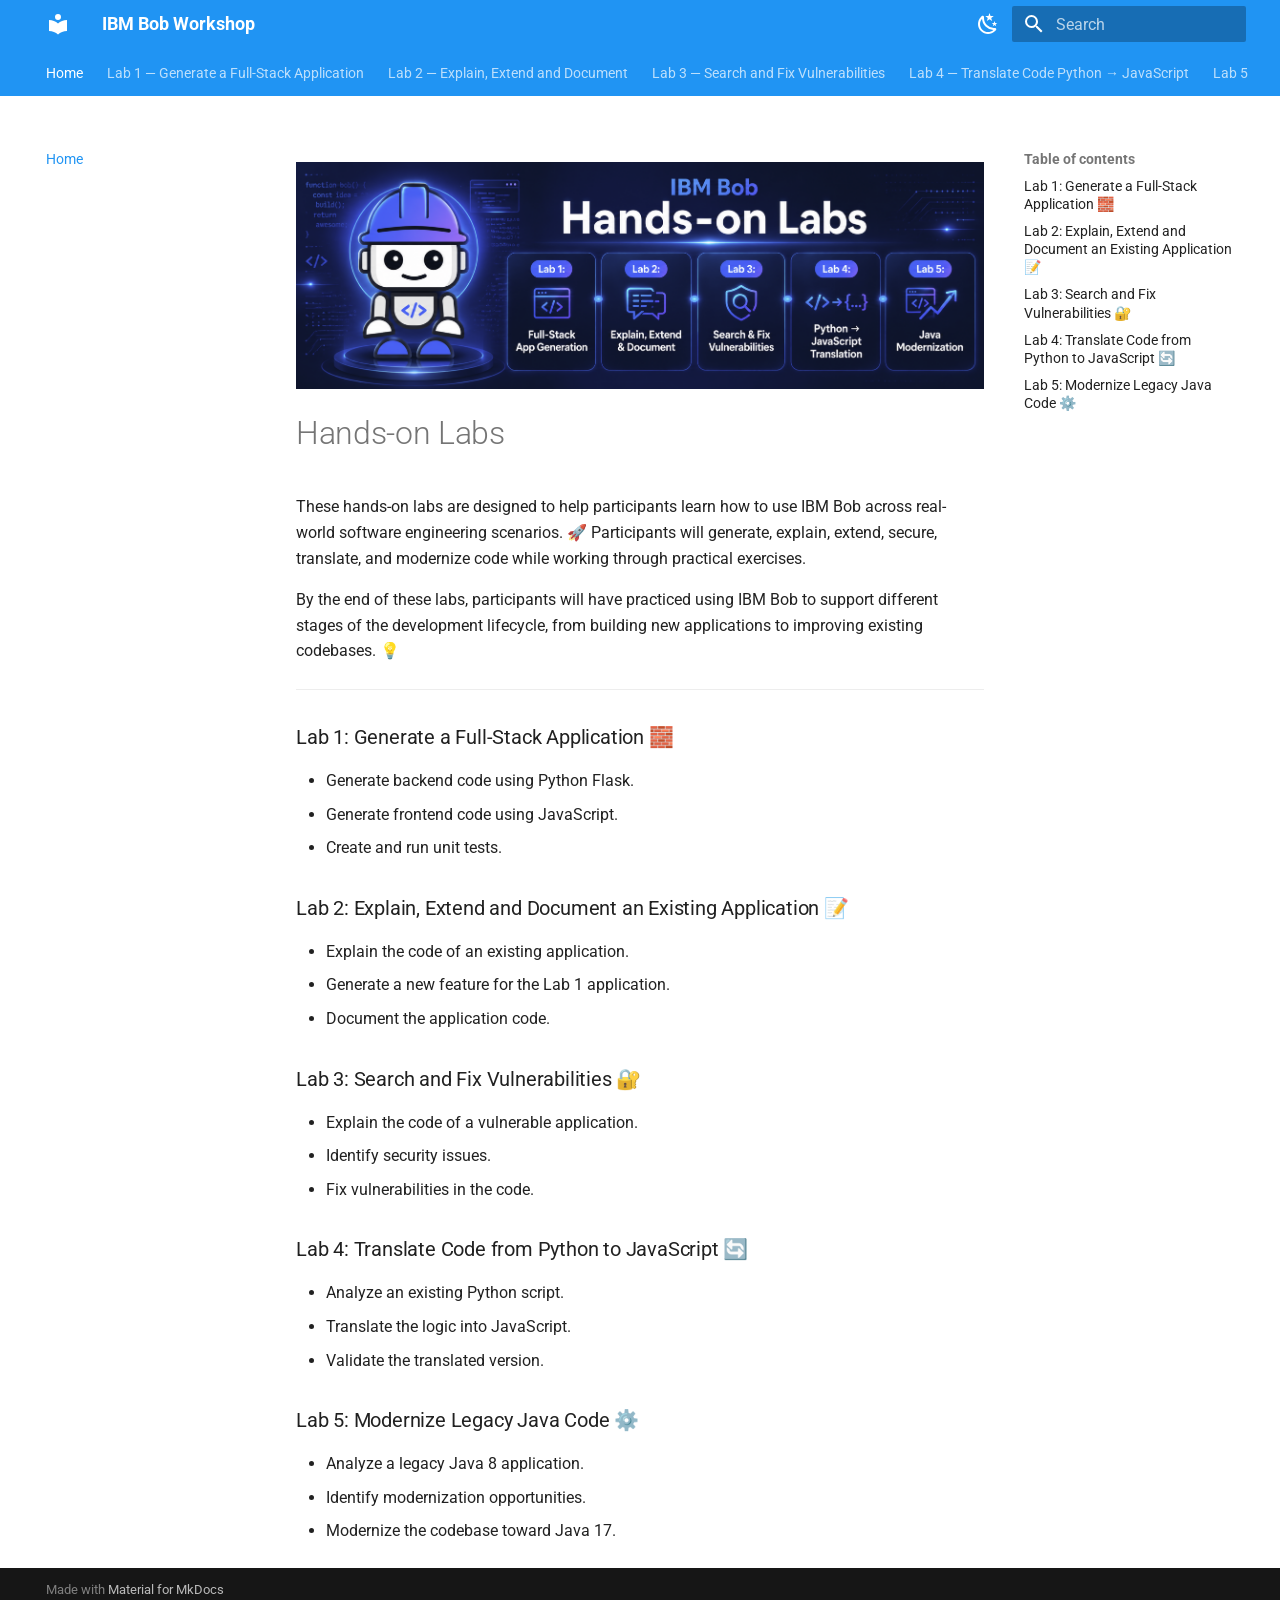
<file: index.html>
<!doctype html>
<html lang="en" class="no-js">
  <head>
    
      <meta charset="utf-8">
      <meta name="viewport" content="width=device-width,initial-scale=1">
      
        <meta name="description" content="Hands-on Labs for IBM Bob">
      
      
      
      
      
        <link rel="next" href="lab1/">
      
      
        
      
      
      <link rel="icon" href="assets/images/favicon.png">
      <meta name="generator" content="mkdocs-1.6.1, mkdocs-material-9.7.7">
    
    
      
        <title>IBM Bob Workshop</title>
      
    
    
      <link rel="stylesheet" href="assets/stylesheets/main.ec1eaa64.min.css">
      
        
        <link rel="stylesheet" href="assets/stylesheets/palette.ab4e12ef.min.css">
      
      


    
    
      
    
    
      
        
        
        <link rel="preconnect" href="https://fonts.gstatic.com" crossorigin>
        <link rel="stylesheet" href="https://fonts.googleapis.com/css?family=Roboto:300,300i,400,400i,700,700i%7CRoboto+Mono:400,400i,700,700i&display=fallback">
        <style>:root{--md-text-font:"Roboto";--md-code-font:"Roboto Mono"}</style>
      
    
    
      <link rel="stylesheet" href="stylesheets/extra.css">
    
    <script>__md_scope=new URL(".",location),__md_hash=e=>[...e].reduce(((e,_)=>(e<<5)-e+_.charCodeAt(0)),0),__md_get=(e,_=localStorage,t=__md_scope)=>JSON.parse(_.getItem(t.pathname+"."+e)),__md_set=(e,_,t=localStorage,a=__md_scope)=>{try{t.setItem(a.pathname+"."+e,JSON.stringify(_))}catch(e){}}</script>
    
      

    
    
  </head>
  
  
    
    
      
    
    
    
    
    <body dir="ltr" data-md-color-scheme="default" data-md-color-primary="blue" data-md-color-accent="light-blue">
  
    
    <input class="md-toggle" data-md-toggle="drawer" type="checkbox" id="__drawer" autocomplete="off">
    <input class="md-toggle" data-md-toggle="search" type="checkbox" id="__search" autocomplete="off">
    <label class="md-overlay" for="__drawer"></label>
    <div data-md-component="skip">
      
        
        <a href="#hands-on-labs" class="md-skip">
          Skip to content
        </a>
      
    </div>
    <div data-md-component="announce">
      
    </div>
    
    
      

<header class="md-header" data-md-component="header">
  <nav class="md-header__inner md-grid" aria-label="Header">
    <a href="." title="IBM Bob Workshop" class="md-header__button md-logo" aria-label="IBM Bob Workshop" data-md-component="logo">
      
  
  <svg xmlns="http://www.w3.org/2000/svg" viewBox="0 0 24 24"><path d="M12 8a3 3 0 0 0 3-3 3 3 0 0 0-3-3 3 3 0 0 0-3 3 3 3 0 0 0 3 3m0 3.54C9.64 9.35 6.5 8 3 8v11c3.5 0 6.64 1.35 9 3.54 2.36-2.19 5.5-3.54 9-3.54V8c-3.5 0-6.64 1.35-9 3.54"/></svg>

    </a>
    <label class="md-header__button md-icon" for="__drawer">
      
      <svg xmlns="http://www.w3.org/2000/svg" viewBox="0 0 24 24"><path d="M3 6h18v2H3zm0 5h18v2H3zm0 5h18v2H3z"/></svg>
    </label>
    <div class="md-header__title" data-md-component="header-title">
      <div class="md-header__ellipsis">
        <div class="md-header__topic">
          <span class="md-ellipsis">
            IBM Bob Workshop
          </span>
        </div>
        <div class="md-header__topic" data-md-component="header-topic">
          <span class="md-ellipsis">
            
              Home
            
          </span>
        </div>
      </div>
    </div>
    
      
        <form class="md-header__option" data-md-component="palette">
  
    
    
    
    <input class="md-option" data-md-color-media="" data-md-color-scheme="default" data-md-color-primary="blue" data-md-color-accent="light-blue"  aria-label="Switch to dark mode"  type="radio" name="__palette" id="__palette_0">
    
      <label class="md-header__button md-icon" title="Switch to dark mode" for="__palette_1" hidden>
        <svg xmlns="http://www.w3.org/2000/svg" viewBox="0 0 24 24"><path d="m17.75 4.09-2.53 1.94.91 3.06-2.63-1.81-2.63 1.81.91-3.06-2.53-1.94L12.44 4l1.06-3 1.06 3zm3.5 6.91-1.64 1.25.59 1.98-1.7-1.17-1.7 1.17.59-1.98L15.75 11l2.06-.05L18.5 9l.69 1.95zm-2.28 4.95c.83-.08 1.72 1.1 1.19 1.85-.32.45-.66.87-1.08 1.27C15.17 23 8.84 23 4.94 19.07c-3.91-3.9-3.91-10.24 0-14.14.4-.4.82-.76 1.27-1.08.75-.53 1.93.36 1.85 1.19-.27 2.86.69 5.83 2.89 8.02a9.96 9.96 0 0 0 8.02 2.89m-1.64 2.02a12.08 12.08 0 0 1-7.8-3.47c-2.17-2.19-3.33-5-3.49-7.82-2.81 3.14-2.7 7.96.31 10.98 3.02 3.01 7.84 3.12 10.98.31"/></svg>
      </label>
    
  
    
    
    
    <input class="md-option" data-md-color-media="" data-md-color-scheme="slate" data-md-color-primary="blue" data-md-color-accent="light-blue"  aria-label="Switch to light mode"  type="radio" name="__palette" id="__palette_1">
    
      <label class="md-header__button md-icon" title="Switch to light mode" for="__palette_0" hidden>
        <svg xmlns="http://www.w3.org/2000/svg" viewBox="0 0 24 24"><path d="M12 7a5 5 0 0 1 5 5 5 5 0 0 1-5 5 5 5 0 0 1-5-5 5 5 0 0 1 5-5m0 2a3 3 0 0 0-3 3 3 3 0 0 0 3 3 3 3 0 0 0 3-3 3 3 0 0 0-3-3m0-7 2.39 3.42C13.65 5.15 12.84 5 12 5s-1.65.15-2.39.42zM3.34 7l4.16-.35A7.2 7.2 0 0 0 5.94 8.5c-.44.74-.69 1.5-.83 2.29zm.02 10 1.76-3.77a7.131 7.131 0 0 0 2.38 4.14zM20.65 7l-1.77 3.79a7.02 7.02 0 0 0-2.38-4.15zm-.01 10-4.14.36c.59-.51 1.12-1.14 1.54-1.86.42-.73.69-1.5.83-2.29zM12 22l-2.41-3.44c.74.27 1.55.44 2.41.44.82 0 1.63-.17 2.37-.44z"/></svg>
      </label>
    
  
</form>
      
    
    
      <script>var palette=__md_get("__palette");if(palette&&palette.color){if("(prefers-color-scheme)"===palette.color.media){var media=matchMedia("(prefers-color-scheme: light)"),input=document.querySelector(media.matches?"[data-md-color-media='(prefers-color-scheme: light)']":"[data-md-color-media='(prefers-color-scheme: dark)']");palette.color.media=input.getAttribute("data-md-color-media"),palette.color.scheme=input.getAttribute("data-md-color-scheme"),palette.color.primary=input.getAttribute("data-md-color-primary"),palette.color.accent=input.getAttribute("data-md-color-accent")}for(var[key,value]of Object.entries(palette.color))document.body.setAttribute("data-md-color-"+key,value)}</script>
    
    
    
      
      
        <label class="md-header__button md-icon" for="__search">
          
          <svg xmlns="http://www.w3.org/2000/svg" viewBox="0 0 24 24"><path d="M9.5 3A6.5 6.5 0 0 1 16 9.5c0 1.61-.59 3.09-1.56 4.23l.27.27h.79l5 5-1.5 1.5-5-5v-.79l-.27-.27A6.52 6.52 0 0 1 9.5 16 6.5 6.5 0 0 1 3 9.5 6.5 6.5 0 0 1 9.5 3m0 2C7 5 5 7 5 9.5S7 14 9.5 14 14 12 14 9.5 12 5 9.5 5"/></svg>
        </label>
        <div class="md-search" data-md-component="search" role="dialog">
  <label class="md-search__overlay" for="__search"></label>
  <div class="md-search__inner" role="search">
    <form class="md-search__form" name="search">
      <input type="text" class="md-search__input" name="query" aria-label="Search" placeholder="Search" autocapitalize="off" autocorrect="off" autocomplete="off" spellcheck="false" data-md-component="search-query" required>
      <label class="md-search__icon md-icon" for="__search">
        
        <svg xmlns="http://www.w3.org/2000/svg" viewBox="0 0 24 24"><path d="M9.5 3A6.5 6.5 0 0 1 16 9.5c0 1.61-.59 3.09-1.56 4.23l.27.27h.79l5 5-1.5 1.5-5-5v-.79l-.27-.27A6.52 6.52 0 0 1 9.5 16 6.5 6.5 0 0 1 3 9.5 6.5 6.5 0 0 1 9.5 3m0 2C7 5 5 7 5 9.5S7 14 9.5 14 14 12 14 9.5 12 5 9.5 5"/></svg>
        
        <svg xmlns="http://www.w3.org/2000/svg" viewBox="0 0 24 24"><path d="M20 11v2H8l5.5 5.5-1.42 1.42L4.16 12l7.92-7.92L13.5 5.5 8 11z"/></svg>
      </label>
      <nav class="md-search__options" aria-label="Search">
        
        <button type="reset" class="md-search__icon md-icon" title="Clear" aria-label="Clear" tabindex="-1">
          
          <svg xmlns="http://www.w3.org/2000/svg" viewBox="0 0 24 24"><path d="M19 6.41 17.59 5 12 10.59 6.41 5 5 6.41 10.59 12 5 17.59 6.41 19 12 13.41 17.59 19 19 17.59 13.41 12z"/></svg>
        </button>
      </nav>
      
    </form>
    <div class="md-search__output">
      <div class="md-search__scrollwrap" tabindex="0" data-md-scrollfix>
        <div class="md-search-result" data-md-component="search-result">
          <div class="md-search-result__meta">
            Initializing search
          </div>
          <ol class="md-search-result__list" role="presentation"></ol>
        </div>
      </div>
    </div>
  </div>
</div>
      
    
    
  </nav>
  
</header>
    
    <div class="md-container" data-md-component="container">
      
      
        
          
            
<nav class="md-tabs" aria-label="Tabs" data-md-component="tabs">
  <div class="md-grid">
    <ul class="md-tabs__list">
      
        
  
  
  
    
  
  
    <li class="md-tabs__item md-tabs__item--active">
      <a href="." class="md-tabs__link">
        
  
  
    
  
  Home

      </a>
    </li>
  

      
        
  
  
  
  
    <li class="md-tabs__item">
      <a href="lab1/" class="md-tabs__link">
        
  
  
    
  
  Lab 1 — Generate a Full-Stack Application

      </a>
    </li>
  

      
        
  
  
  
  
    <li class="md-tabs__item">
      <a href="lab2/" class="md-tabs__link">
        
  
  
    
  
  Lab 2 — Explain, Extend and Document

      </a>
    </li>
  

      
        
  
  
  
  
    <li class="md-tabs__item">
      <a href="lab3/" class="md-tabs__link">
        
  
  
    
  
  Lab 3 — Search and Fix Vulnerabilities

      </a>
    </li>
  

      
        
  
  
  
  
    <li class="md-tabs__item">
      <a href="lab4/" class="md-tabs__link">
        
  
  
    
  
  Lab 4 — Translate Code Python → JavaScript

      </a>
    </li>
  

      
        
  
  
  
  
    <li class="md-tabs__item">
      <a href="lab5/" class="md-tabs__link">
        
  
  
    
  
  Lab 5 — Modernize Legacy Java Code

      </a>
    </li>
  

      
    </ul>
  </div>
</nav>
          
        
      
      <main class="md-main" data-md-component="main">
        <div class="md-main__inner md-grid">
          
            
              
              <div class="md-sidebar md-sidebar--primary" data-md-component="sidebar" data-md-type="navigation" >
                <div class="md-sidebar__scrollwrap">
                  <div class="md-sidebar__inner">
                    


  


<nav class="md-nav md-nav--primary md-nav--lifted" aria-label="Navigation" data-md-level="0">
  <label class="md-nav__title" for="__drawer">
    <a href="." title="IBM Bob Workshop" class="md-nav__button md-logo" aria-label="IBM Bob Workshop" data-md-component="logo">
      
  
  <svg xmlns="http://www.w3.org/2000/svg" viewBox="0 0 24 24"><path d="M12 8a3 3 0 0 0 3-3 3 3 0 0 0-3-3 3 3 0 0 0-3 3 3 3 0 0 0 3 3m0 3.54C9.64 9.35 6.5 8 3 8v11c3.5 0 6.64 1.35 9 3.54 2.36-2.19 5.5-3.54 9-3.54V8c-3.5 0-6.64 1.35-9 3.54"/></svg>

    </a>
    IBM Bob Workshop
  </label>
  
  <ul class="md-nav__list" data-md-scrollfix>
    
      
      
  
  
    
  
  
  
    <li class="md-nav__item md-nav__item--active">
      
      <input class="md-nav__toggle md-toggle" type="checkbox" id="__toc">
      
      
        
      
      
        <label class="md-nav__link md-nav__link--active" for="__toc">
          
  
  
  <span class="md-ellipsis">
    
  
    Home
  

    
  </span>
  
  

          <span class="md-nav__icon md-icon"></span>
        </label>
      
      <a href="." class="md-nav__link md-nav__link--active">
        
  
  
  <span class="md-ellipsis">
    
  
    Home
  

    
  </span>
  
  

      </a>
      
        

<nav class="md-nav md-nav--secondary" aria-label="Table of contents">
  
  
  
    
  
  
    <label class="md-nav__title" for="__toc">
      <span class="md-nav__icon md-icon"></span>
      Table of contents
    </label>
    <ul class="md-nav__list" data-md-component="toc" data-md-scrollfix>
      
        <li class="md-nav__item">
  <a href="#lab-1-generate-a-full-stack-application" class="md-nav__link">
    <span class="md-ellipsis">
      
        Lab 1: Generate a Full-Stack Application 🧱
      
    </span>
  </a>
  
</li>
      
        <li class="md-nav__item">
  <a href="#lab-2-explain-extend-and-document-an-existing-application" class="md-nav__link">
    <span class="md-ellipsis">
      
        Lab 2: Explain, Extend and Document an Existing Application 📝
      
    </span>
  </a>
  
</li>
      
        <li class="md-nav__item">
  <a href="#lab-3-search-and-fix-vulnerabilities" class="md-nav__link">
    <span class="md-ellipsis">
      
        Lab 3: Search and Fix Vulnerabilities 🔐
      
    </span>
  </a>
  
</li>
      
        <li class="md-nav__item">
  <a href="#lab-4-translate-code-from-python-to-javascript" class="md-nav__link">
    <span class="md-ellipsis">
      
        Lab 4: Translate Code from Python to JavaScript 🔄
      
    </span>
  </a>
  
</li>
      
        <li class="md-nav__item">
  <a href="#lab-5-modernize-legacy-java-code" class="md-nav__link">
    <span class="md-ellipsis">
      
        Lab 5: Modernize Legacy Java Code ⚙️
      
    </span>
  </a>
  
</li>
      
    </ul>
  
</nav>
      
    </li>
  

    
      
      
  
  
  
  
    <li class="md-nav__item">
      <a href="lab1/" class="md-nav__link">
        
  
  
  <span class="md-ellipsis">
    
  
    Lab 1 — Generate a Full-Stack Application
  

    
  </span>
  
  

      </a>
    </li>
  

    
      
      
  
  
  
  
    <li class="md-nav__item">
      <a href="lab2/" class="md-nav__link">
        
  
  
  <span class="md-ellipsis">
    
  
    Lab 2 — Explain, Extend and Document
  

    
  </span>
  
  

      </a>
    </li>
  

    
      
      
  
  
  
  
    <li class="md-nav__item">
      <a href="lab3/" class="md-nav__link">
        
  
  
  <span class="md-ellipsis">
    
  
    Lab 3 — Search and Fix Vulnerabilities
  

    
  </span>
  
  

      </a>
    </li>
  

    
      
      
  
  
  
  
    <li class="md-nav__item">
      <a href="lab4/" class="md-nav__link">
        
  
  
  <span class="md-ellipsis">
    
  
    Lab 4 — Translate Code Python → JavaScript
  

    
  </span>
  
  

      </a>
    </li>
  

    
      
      
  
  
  
  
    <li class="md-nav__item">
      <a href="lab5/" class="md-nav__link">
        
  
  
  <span class="md-ellipsis">
    
  
    Lab 5 — Modernize Legacy Java Code
  

    
  </span>
  
  

      </a>
    </li>
  

    
  </ul>
</nav>
                  </div>
                </div>
              </div>
            
            
              
              <div class="md-sidebar md-sidebar--secondary" data-md-component="sidebar" data-md-type="toc" >
                <div class="md-sidebar__scrollwrap">
                  <div class="md-sidebar__inner">
                    

<nav class="md-nav md-nav--secondary" aria-label="Table of contents">
  
  
  
    
  
  
    <label class="md-nav__title" for="__toc">
      <span class="md-nav__icon md-icon"></span>
      Table of contents
    </label>
    <ul class="md-nav__list" data-md-component="toc" data-md-scrollfix>
      
        <li class="md-nav__item">
  <a href="#lab-1-generate-a-full-stack-application" class="md-nav__link">
    <span class="md-ellipsis">
      
        Lab 1: Generate a Full-Stack Application 🧱
      
    </span>
  </a>
  
</li>
      
        <li class="md-nav__item">
  <a href="#lab-2-explain-extend-and-document-an-existing-application" class="md-nav__link">
    <span class="md-ellipsis">
      
        Lab 2: Explain, Extend and Document an Existing Application 📝
      
    </span>
  </a>
  
</li>
      
        <li class="md-nav__item">
  <a href="#lab-3-search-and-fix-vulnerabilities" class="md-nav__link">
    <span class="md-ellipsis">
      
        Lab 3: Search and Fix Vulnerabilities 🔐
      
    </span>
  </a>
  
</li>
      
        <li class="md-nav__item">
  <a href="#lab-4-translate-code-from-python-to-javascript" class="md-nav__link">
    <span class="md-ellipsis">
      
        Lab 4: Translate Code from Python to JavaScript 🔄
      
    </span>
  </a>
  
</li>
      
        <li class="md-nav__item">
  <a href="#lab-5-modernize-legacy-java-code" class="md-nav__link">
    <span class="md-ellipsis">
      
        Lab 5: Modernize Legacy Java Code ⚙️
      
    </span>
  </a>
  
</li>
      
    </ul>
  
</nav>
                  </div>
                </div>
              </div>
            
          
          
            <div class="md-content" data-md-component="content">
              
              <article class="md-content__inner md-typeset">
                
                  



<p><img alt="banner_intro" src="assets/banner_intro.png"></p>
<h1 id="hands-on-labs">Hands-on Labs</h1>
<p>These hands-on labs are designed to help participants learn how to use IBM Bob across real-world software engineering scenarios. 🚀
Participants will generate, explain, extend, secure, translate, and modernize code while working through practical exercises.</p>
<p>By the end of these labs, participants will have practiced using IBM Bob to support different stages of the development lifecycle, from building new applications to improving existing codebases. 💡</p>
<hr />
<h3 id="lab-1-generate-a-full-stack-application">Lab 1: Generate a Full-Stack Application 🧱</h3>
<ul>
<li>Generate backend code using Python Flask.</li>
<li>Generate frontend code using JavaScript.</li>
<li>Create and run unit tests.</li>
</ul>
<h3 id="lab-2-explain-extend-and-document-an-existing-application">Lab 2: Explain, Extend and Document an Existing Application 📝</h3>
<ul>
<li>Explain the code of an existing application.</li>
<li>Generate a new feature for the Lab 1 application.</li>
<li>Document the application code.</li>
</ul>
<h3 id="lab-3-search-and-fix-vulnerabilities">Lab 3: Search and Fix Vulnerabilities 🔐</h3>
<ul>
<li>Explain the code of a vulnerable application.</li>
<li>Identify security issues.</li>
<li>Fix vulnerabilities in the code.</li>
</ul>
<h3 id="lab-4-translate-code-from-python-to-javascript">Lab 4: Translate Code from Python to JavaScript 🔄</h3>
<ul>
<li>Analyze an existing Python script.</li>
<li>Translate the logic into JavaScript.</li>
<li>Validate the translated version.</li>
</ul>
<h3 id="lab-5-modernize-legacy-java-code">Lab 5: Modernize Legacy Java Code ⚙️</h3>
<ul>
<li>Analyze a legacy Java 8 application.</li>
<li>Identify modernization opportunities.</li>
<li>Modernize the codebase toward Java 17.</li>
</ul>












                
              </article>
            </div>
          
          
<script>var target=document.getElementById(location.hash.slice(1));target&&target.name&&(target.checked=target.name.startsWith("__tabbed_"))</script>
        </div>
        
          <button type="button" class="md-top md-icon" data-md-component="top" hidden>
  
  <svg xmlns="http://www.w3.org/2000/svg" viewBox="0 0 24 24"><path d="M13 20h-2V8l-5.5 5.5-1.42-1.42L12 4.16l7.92 7.92-1.42 1.42L13 8z"/></svg>
  Back to top
</button>
        
      </main>
      
        <footer class="md-footer">
  
  <div class="md-footer-meta md-typeset">
    <div class="md-footer-meta__inner md-grid">
      <div class="md-copyright">
  
  
    Made with
    <a href="https://squidfunk.github.io/mkdocs-material/" target="_blank" rel="noopener">
      Material for MkDocs
    </a>
  
</div>
      
    </div>
  </div>
</footer>
      
    </div>
    <div class="md-dialog" data-md-component="dialog">
      <div class="md-dialog__inner md-typeset"></div>
    </div>
    
    
    
      
      
      <script id="__config" type="application/json">{"annotate": null, "base": ".", "features": ["navigation.tabs", "navigation.top", "content.code.copy"], "search": "assets/javascripts/workers/search.2c215733.min.js", "tags": null, "translations": {"clipboard.copied": "Copied to clipboard", "clipboard.copy": "Copy to clipboard", "search.result.more.one": "1 more on this page", "search.result.more.other": "# more on this page", "search.result.none": "No matching documents", "search.result.one": "1 matching document", "search.result.other": "# matching documents", "search.result.placeholder": "Type to start searching", "search.result.term.missing": "Missing", "select.version": "Select version"}, "version": null}</script>
    
    
      <script src="assets/javascripts/bundle.d7400e89.min.js"></script>
      
        <script src="javascripts/quiz.js"></script>
      
    
  </body>
</html>
</file>
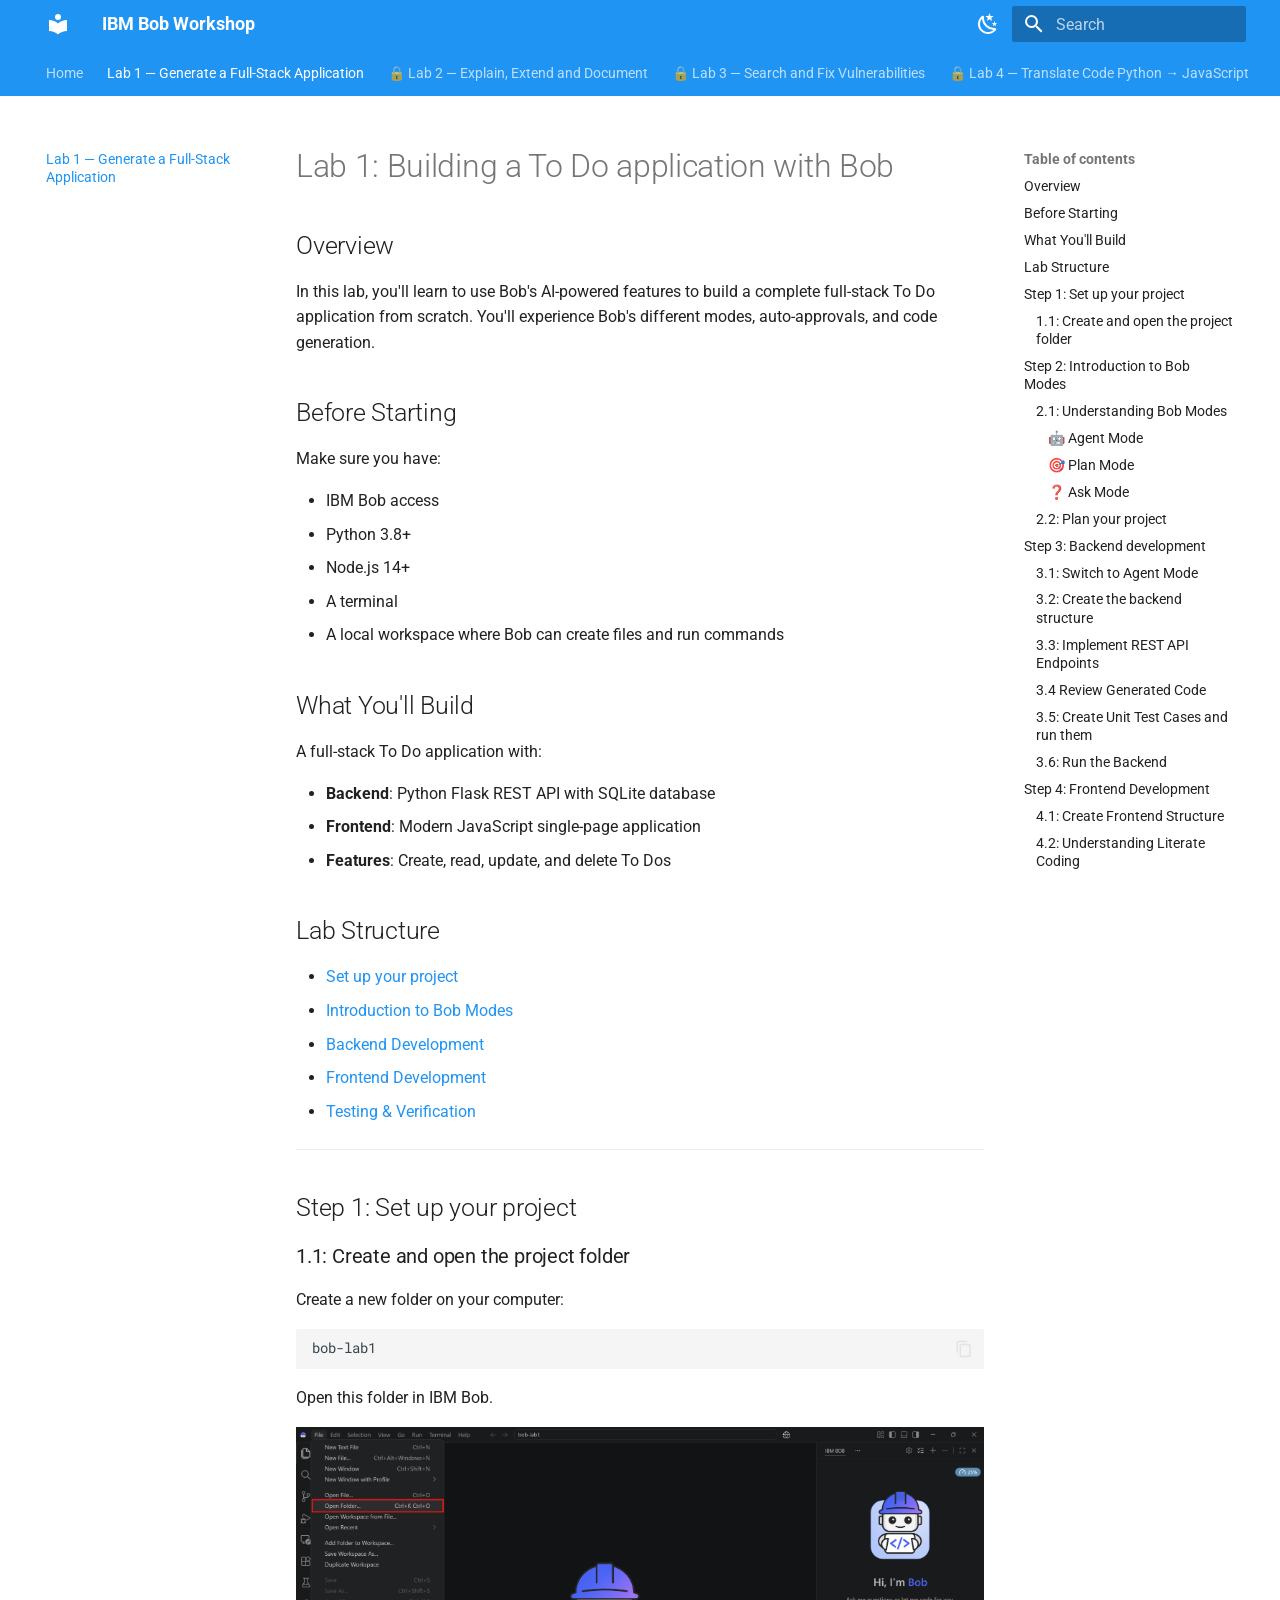
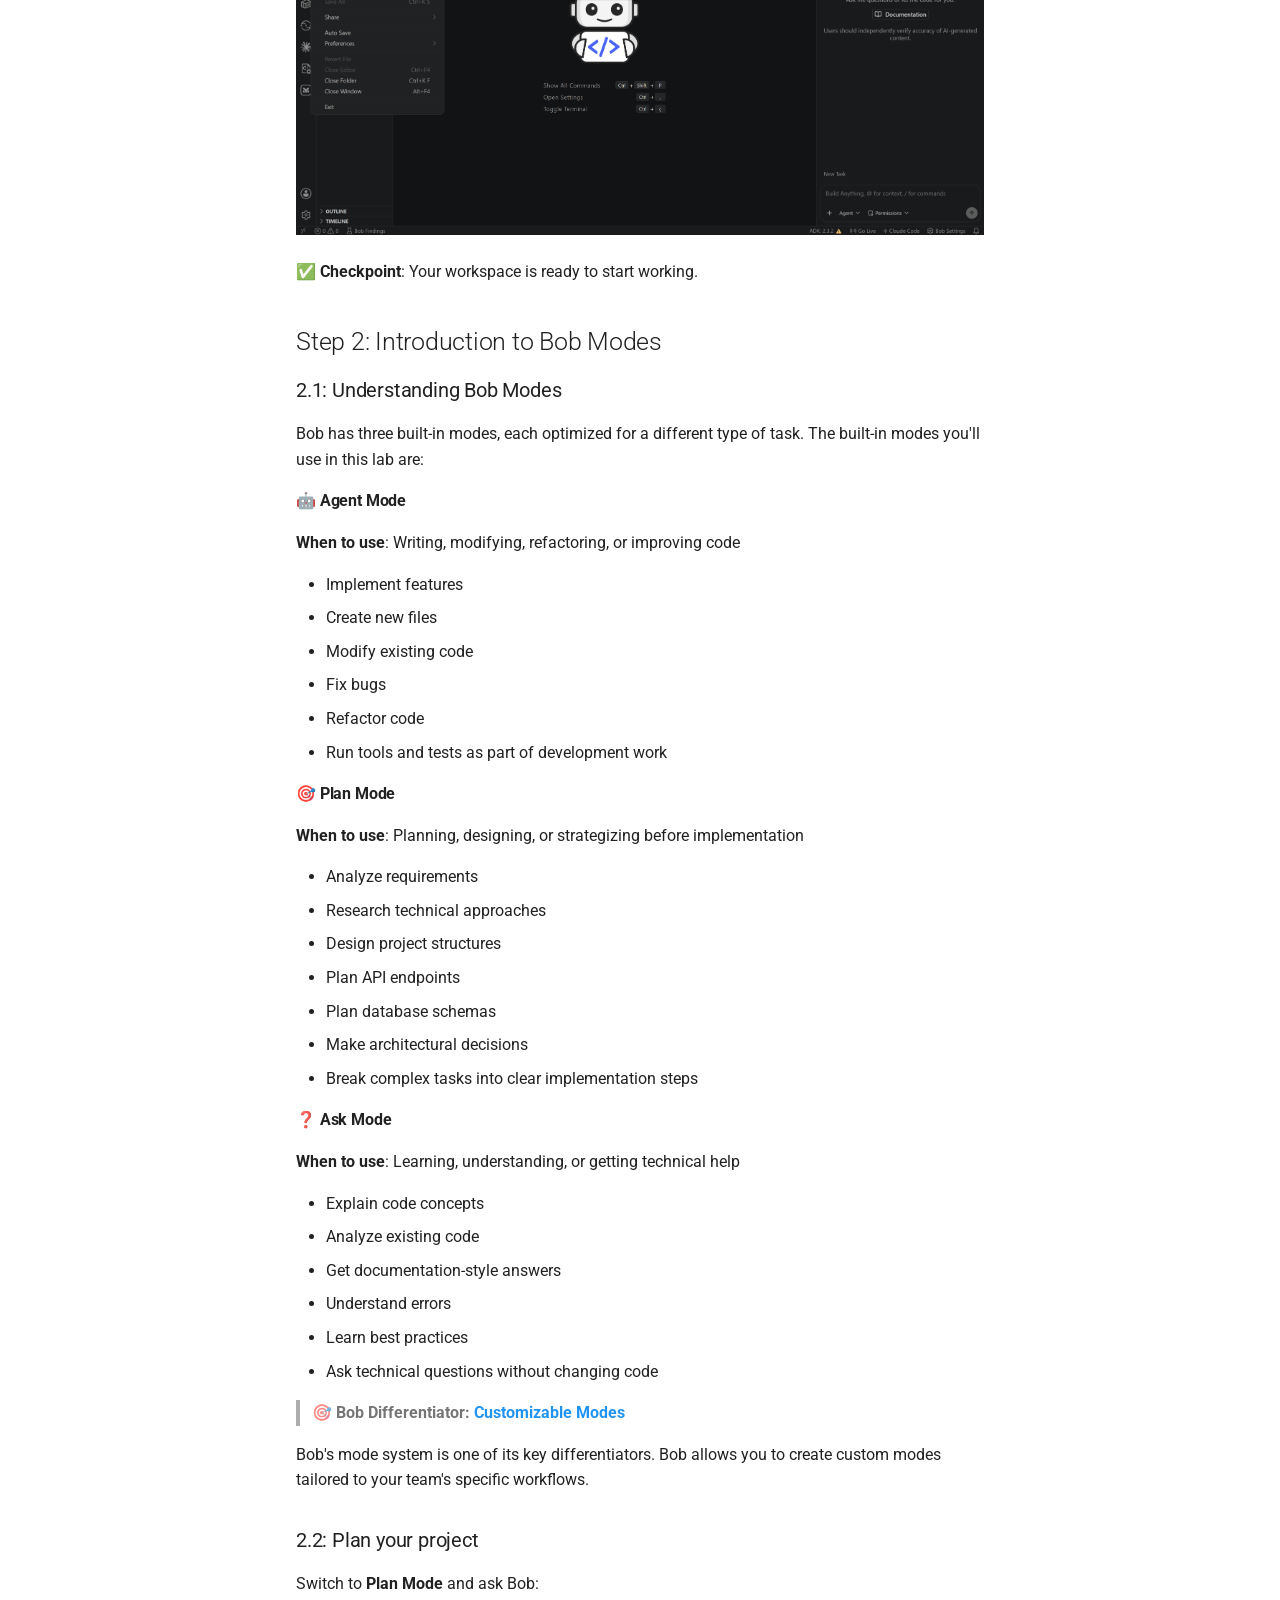
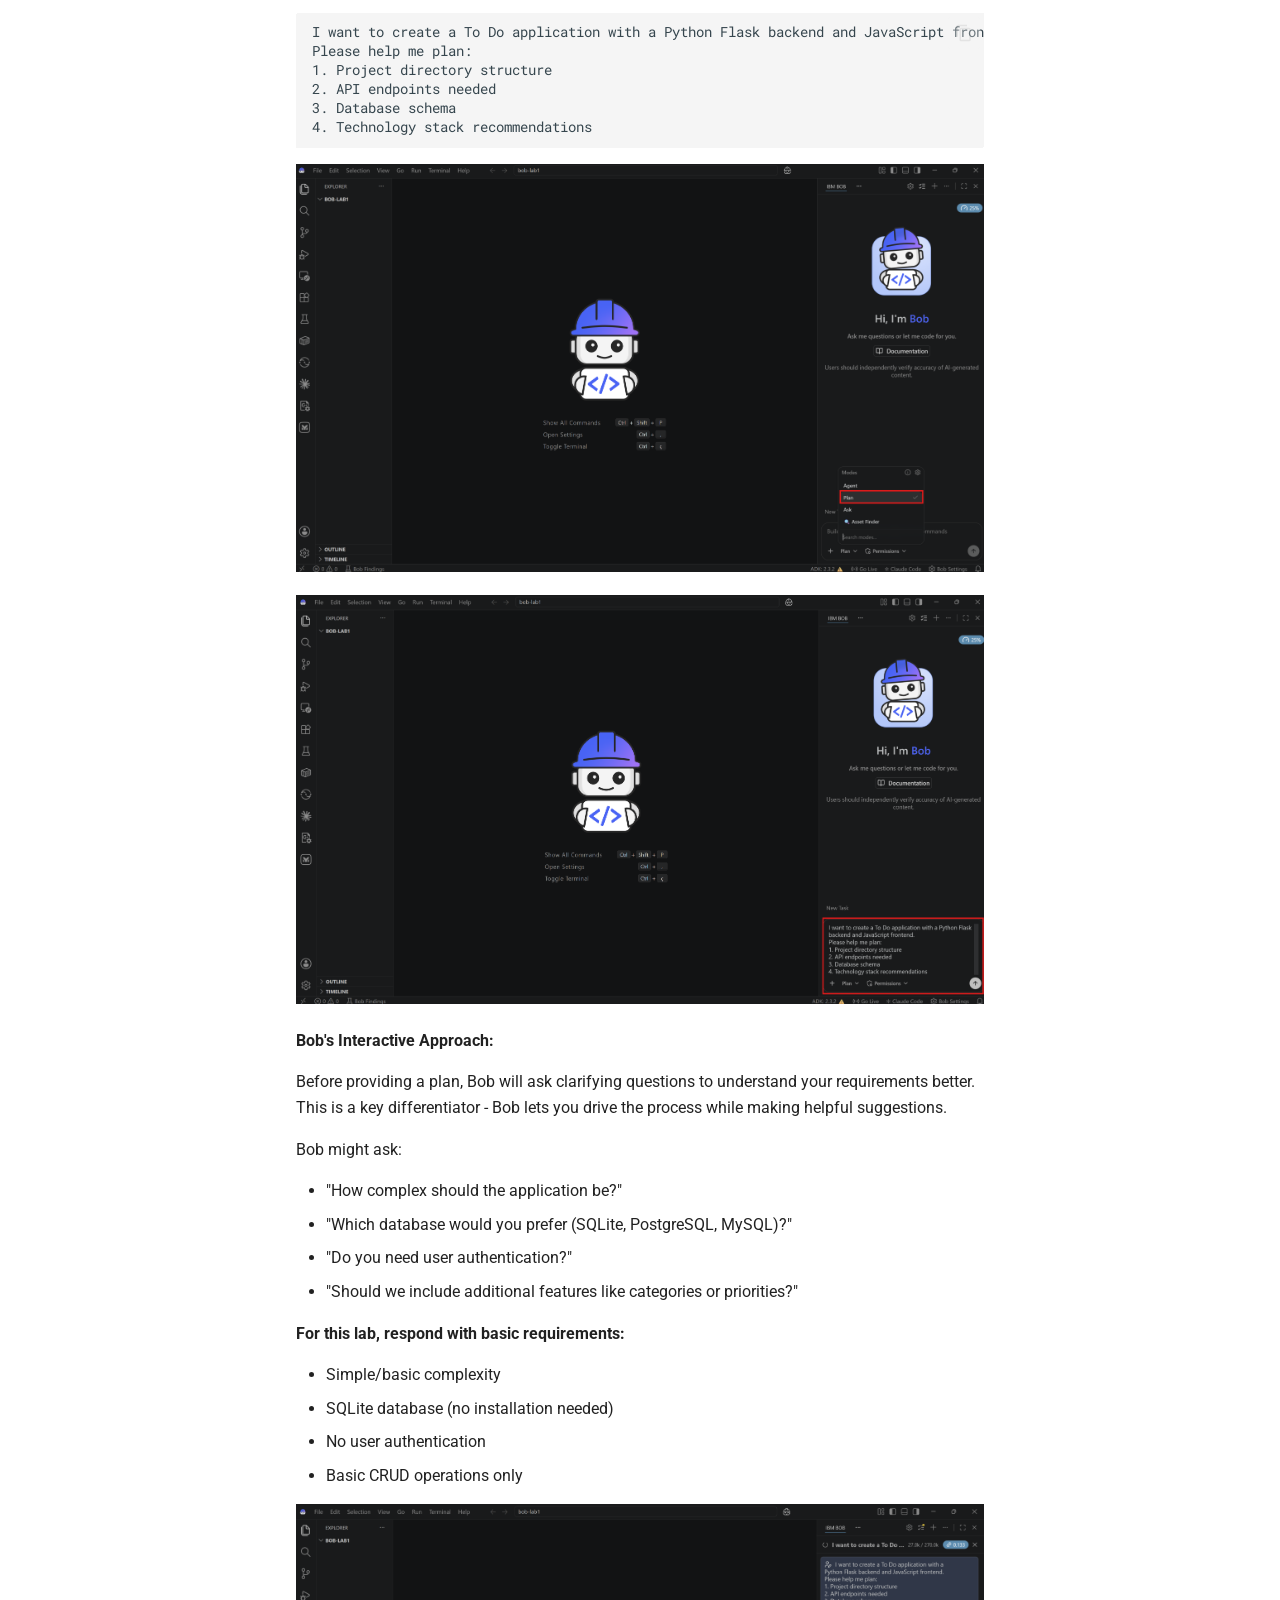
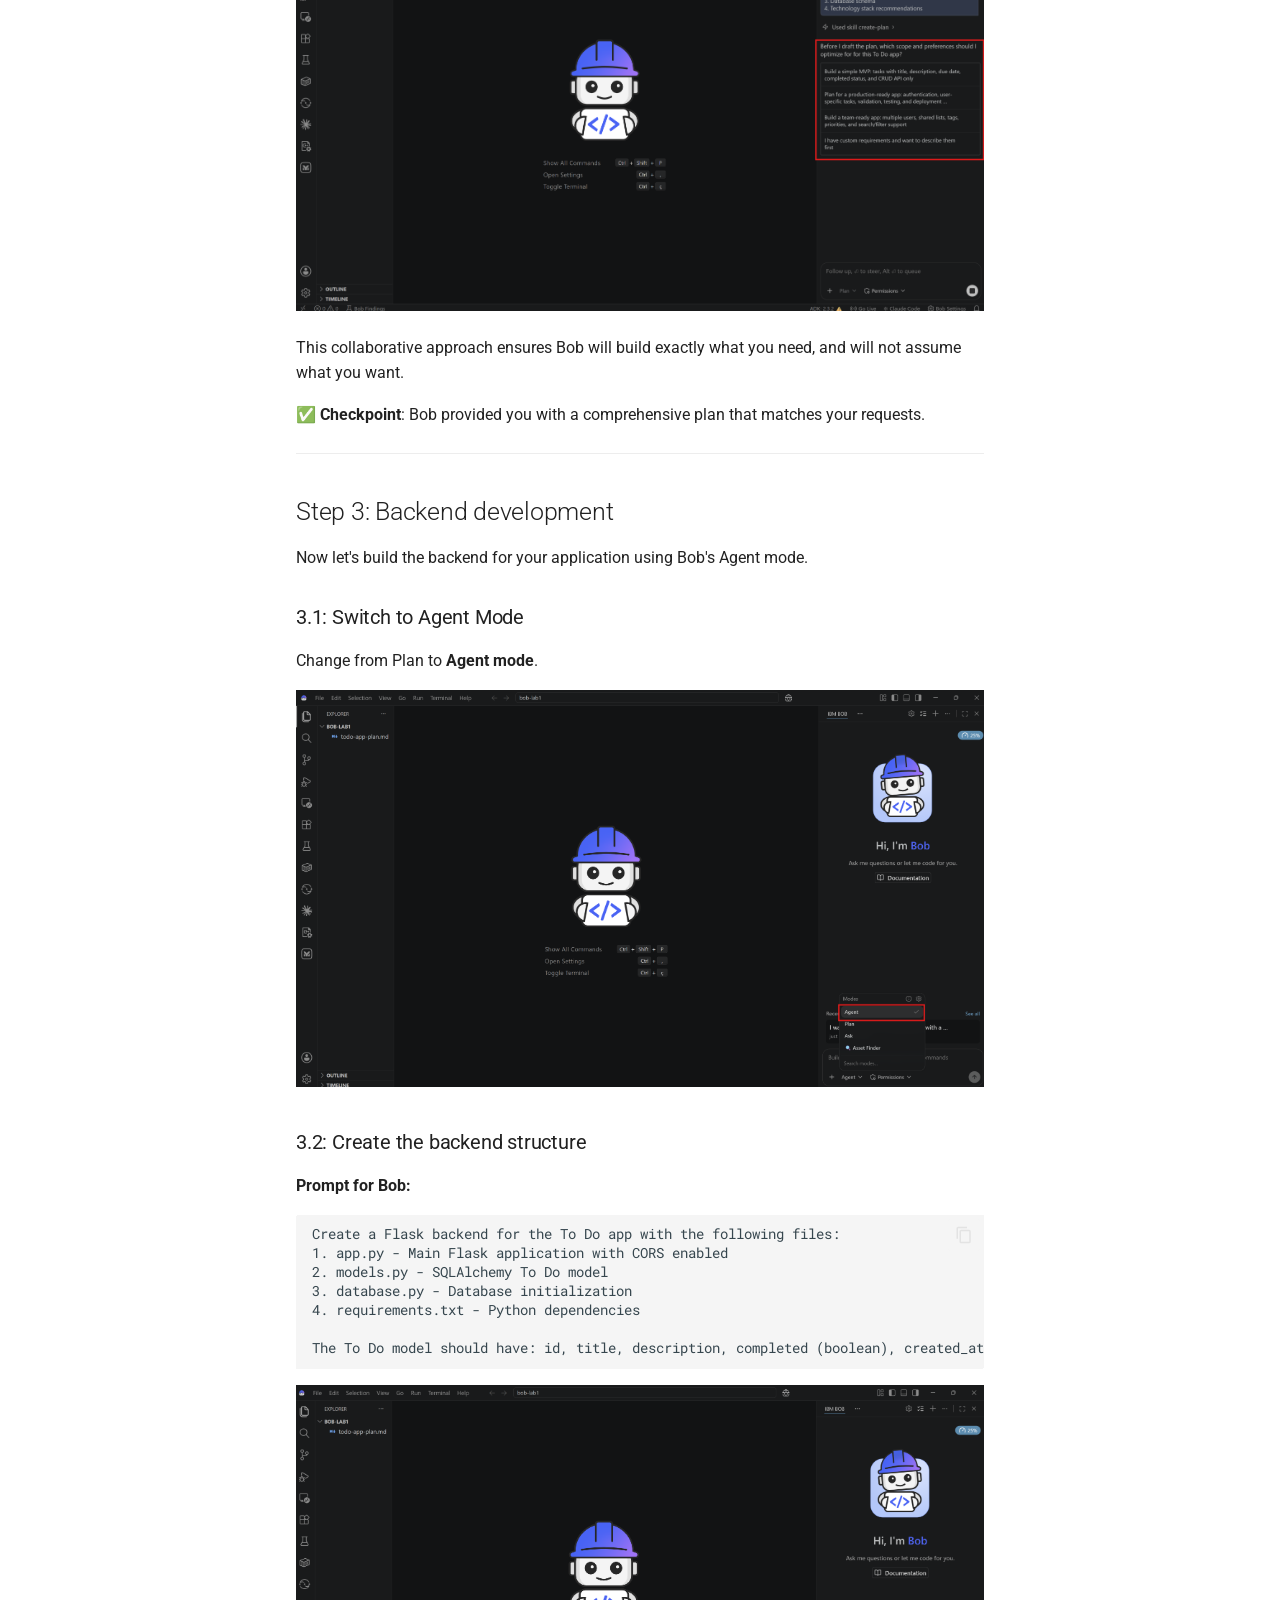
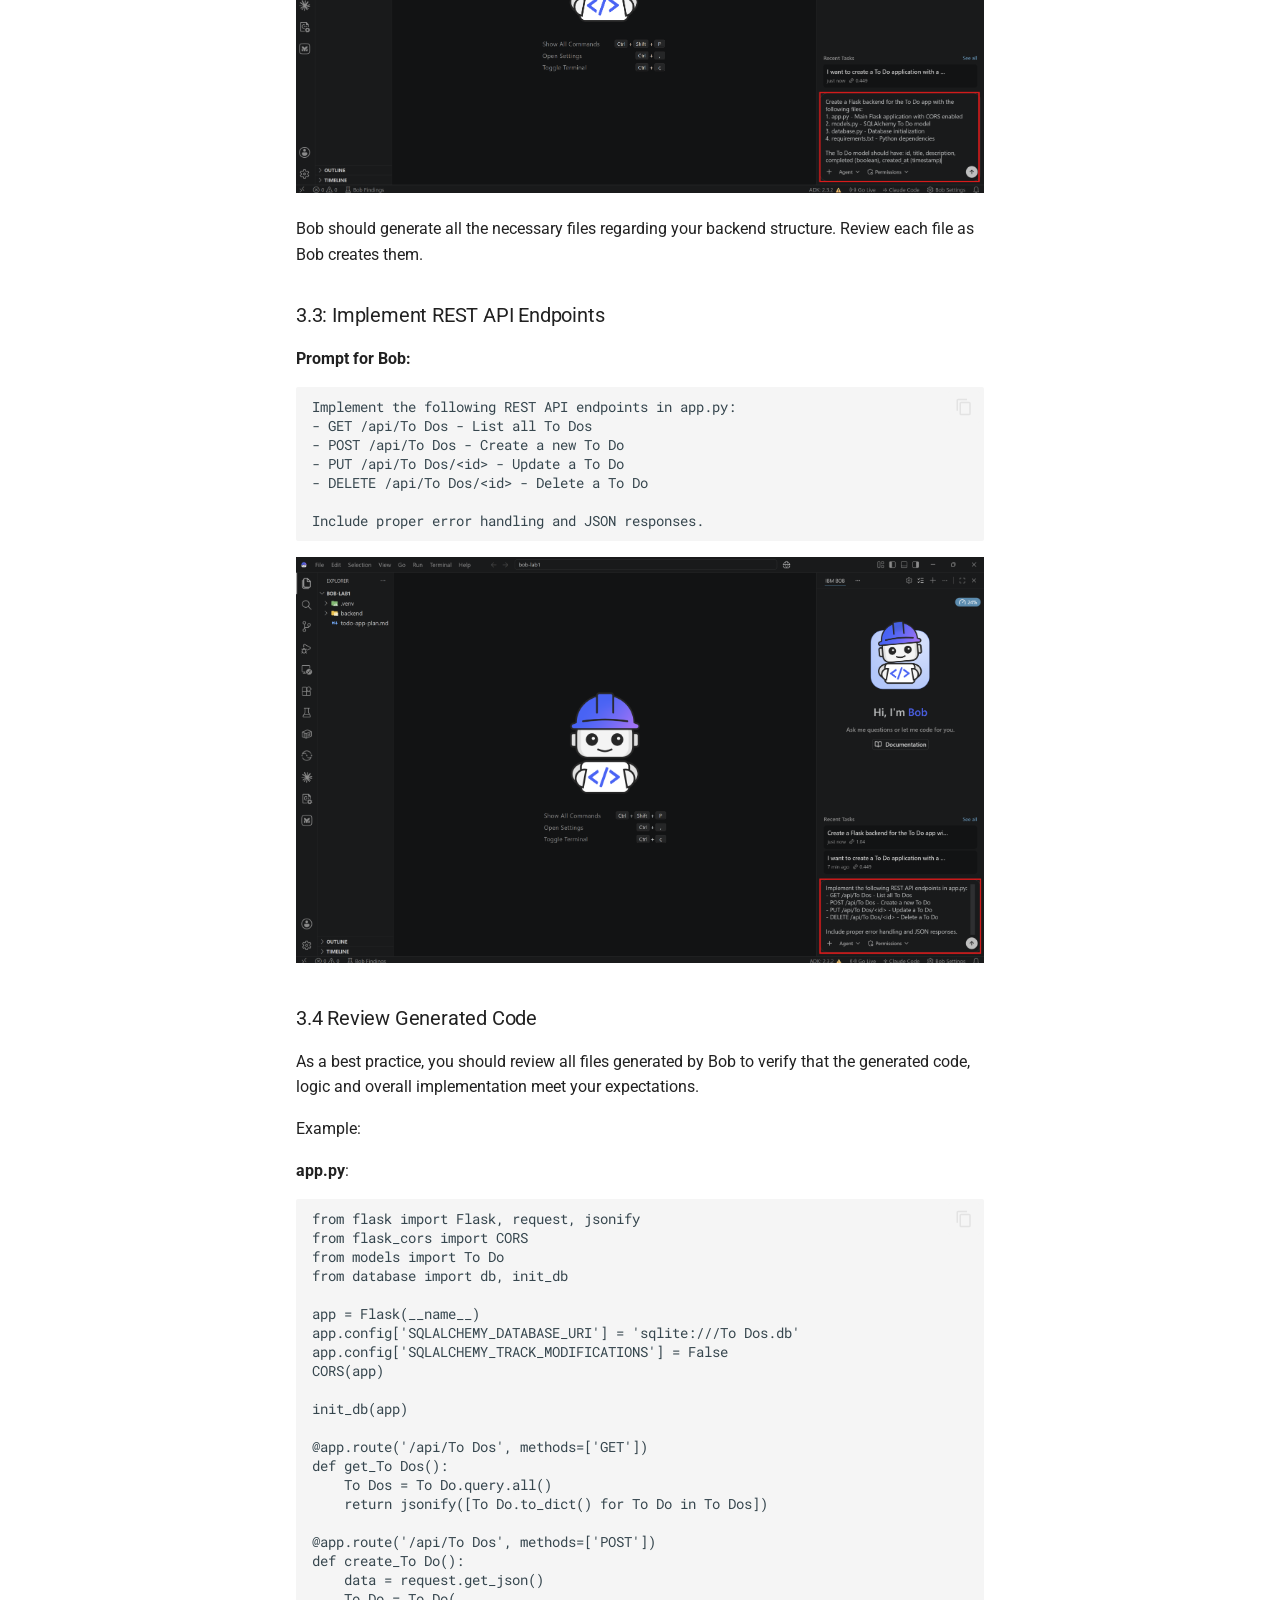
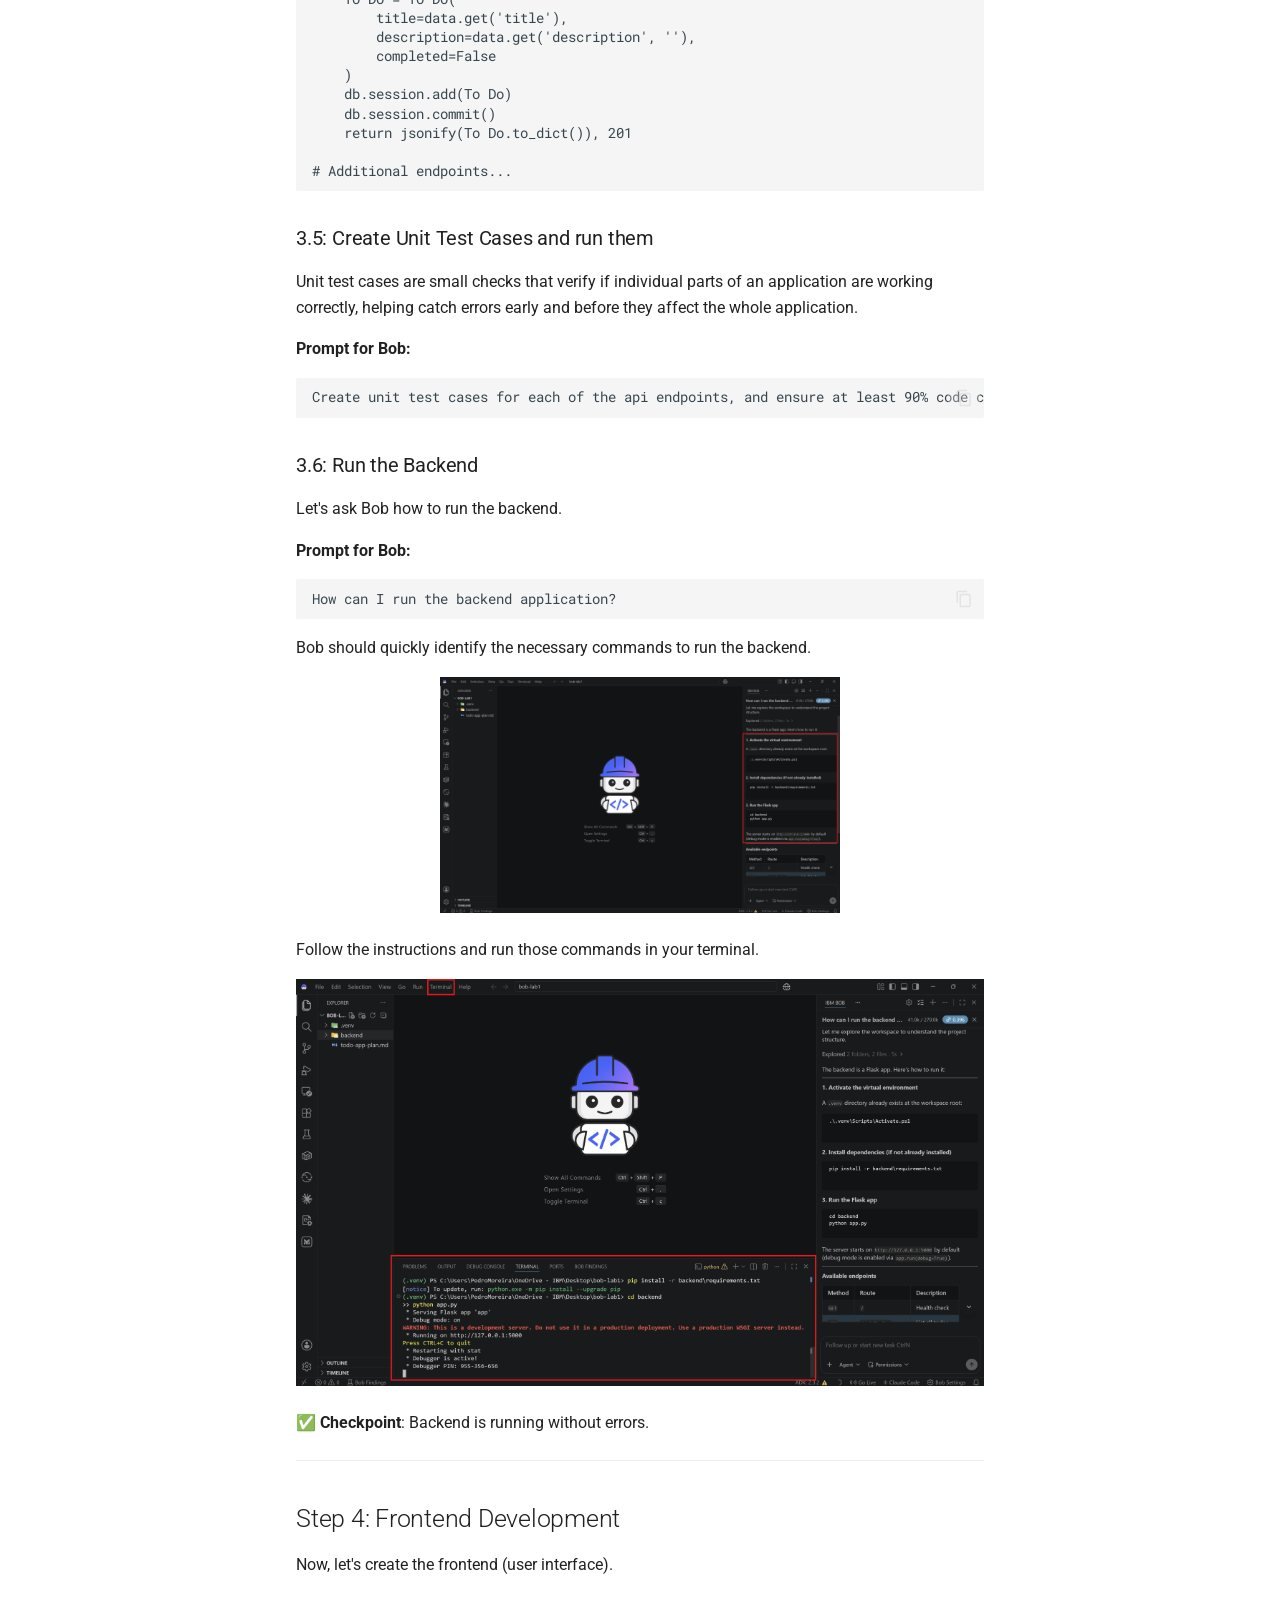
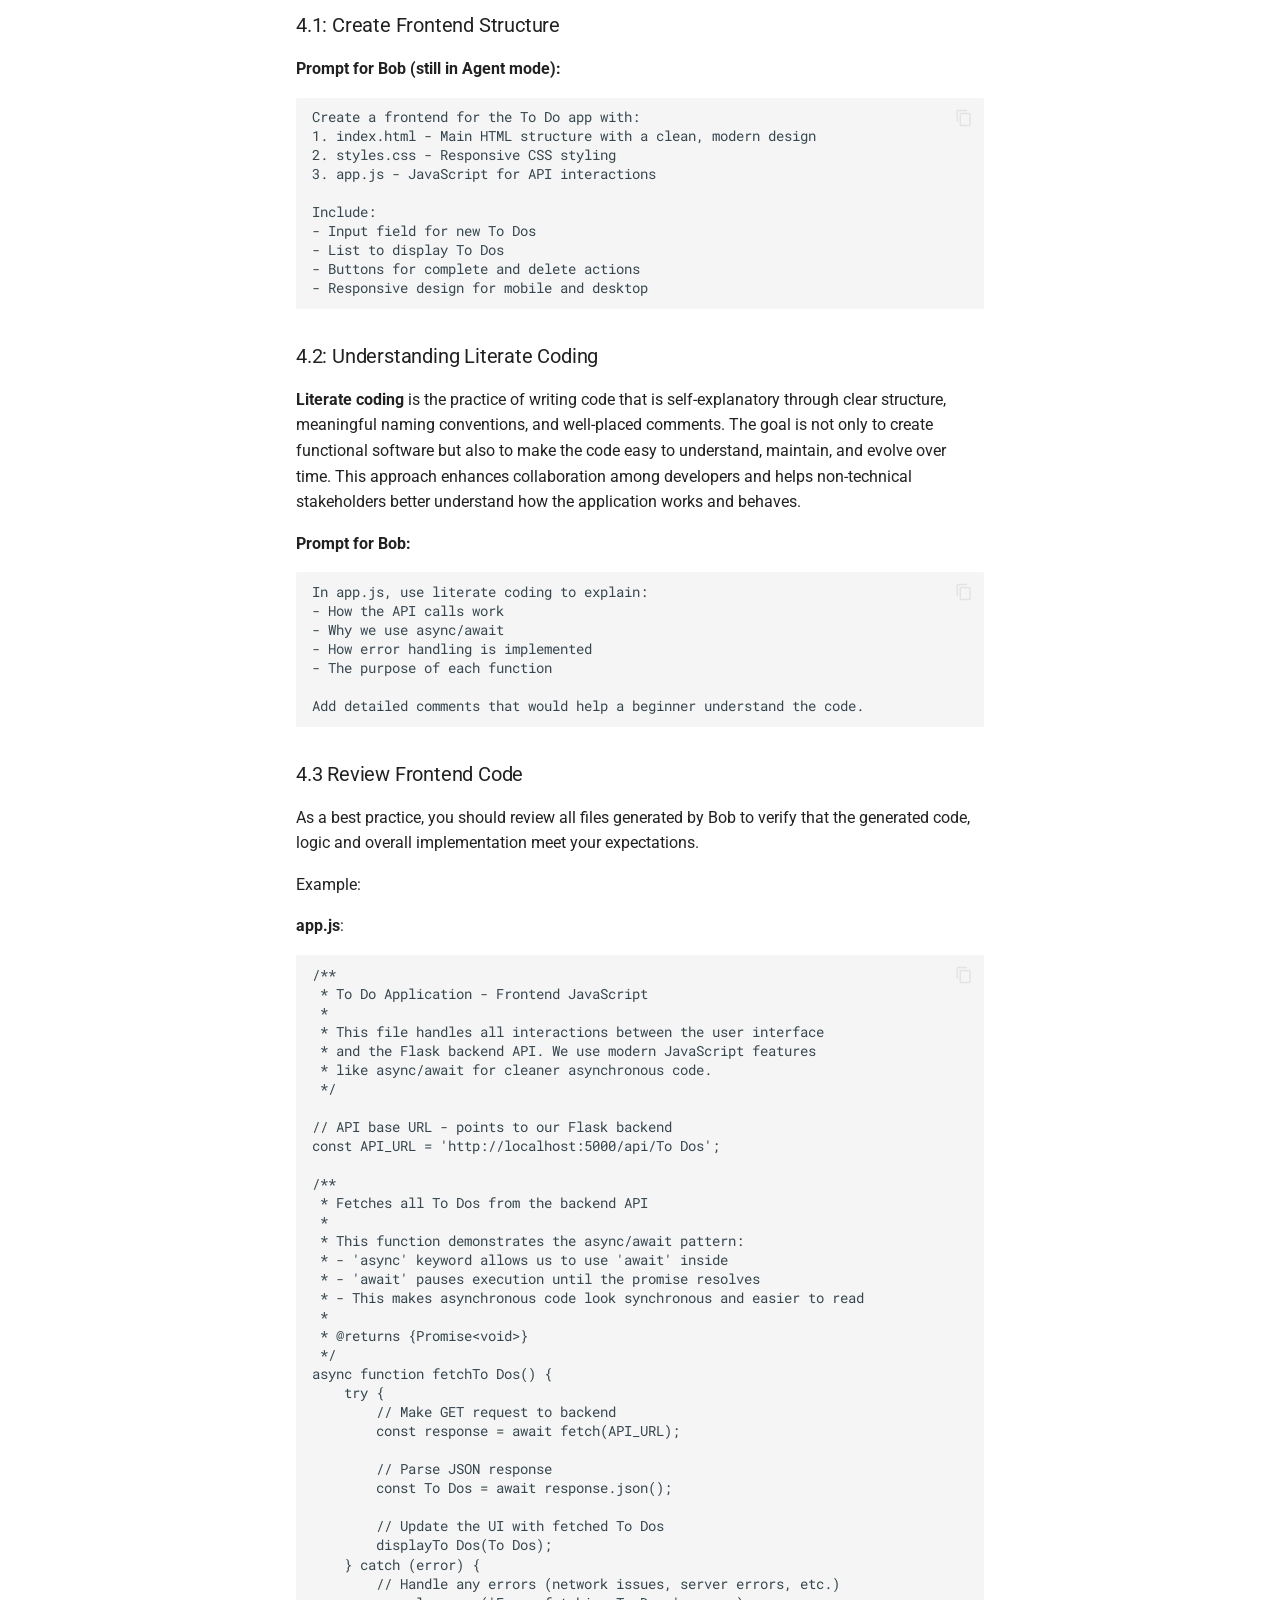
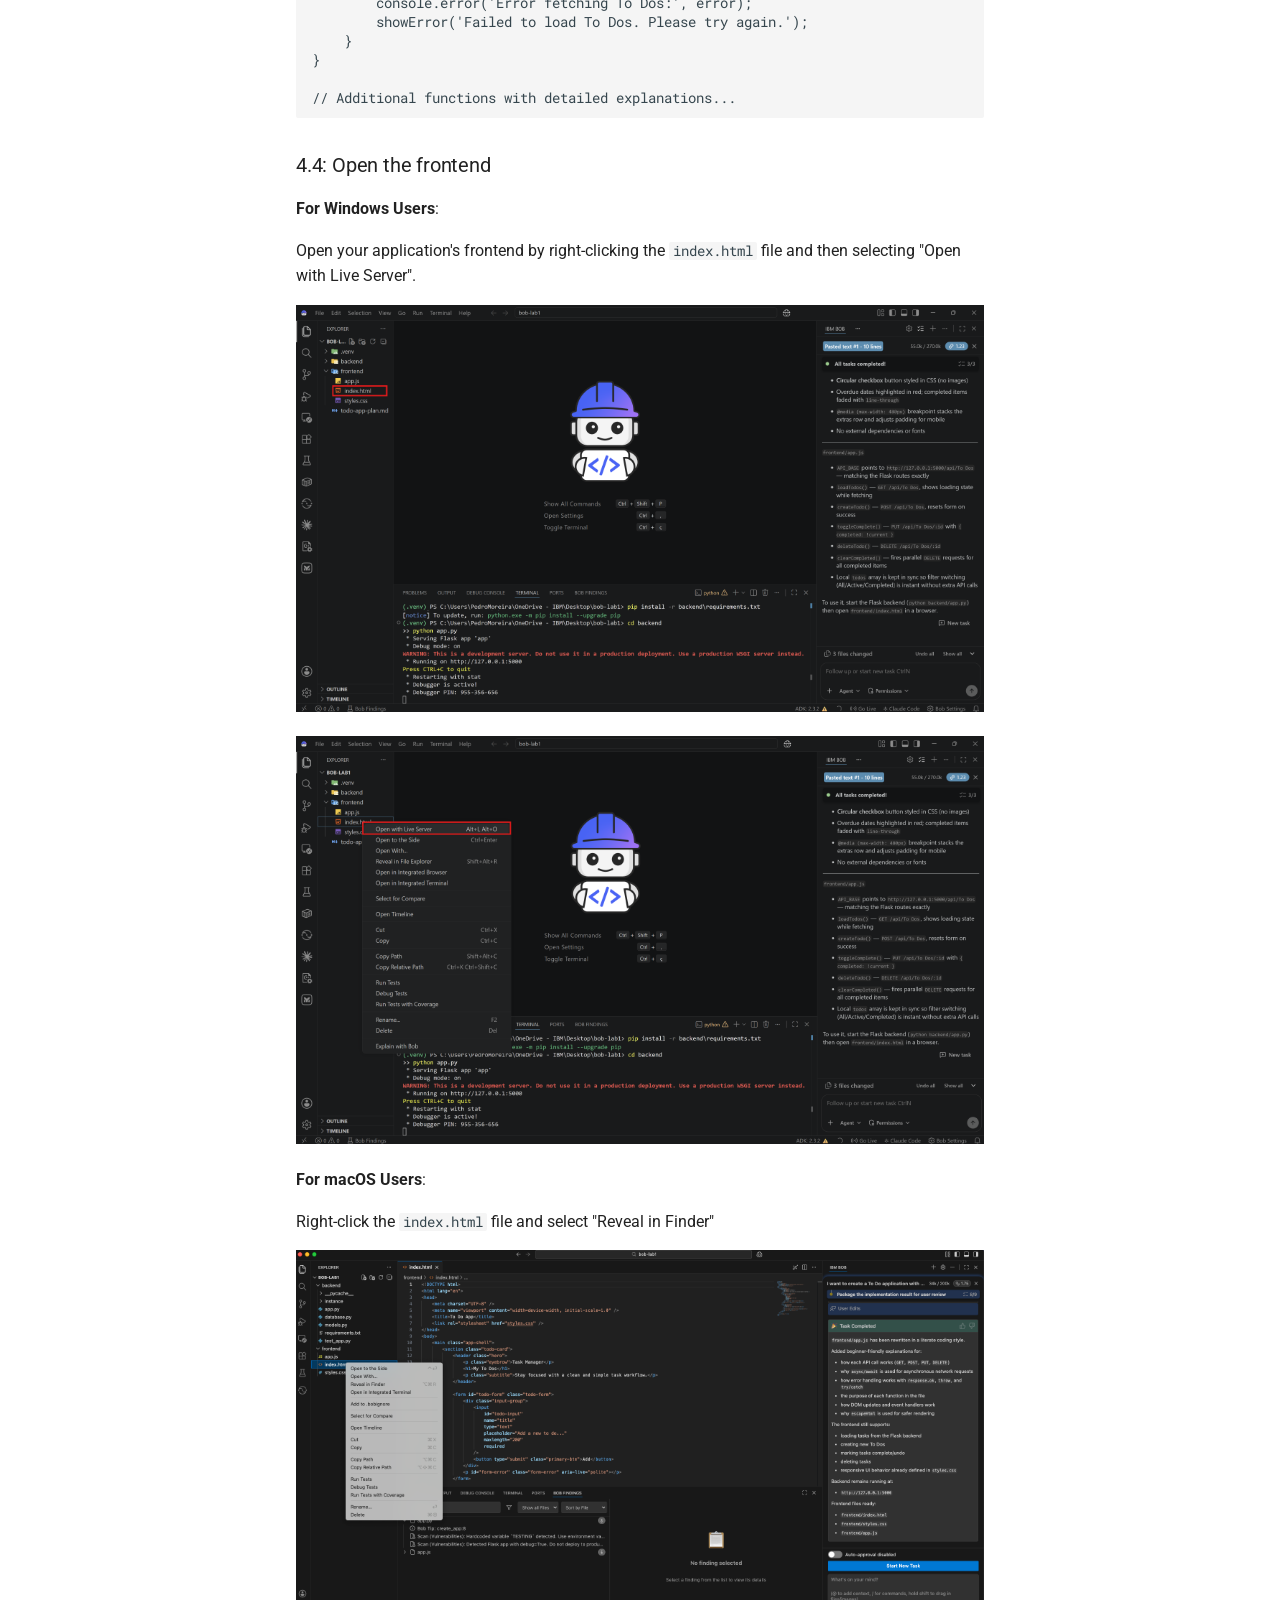
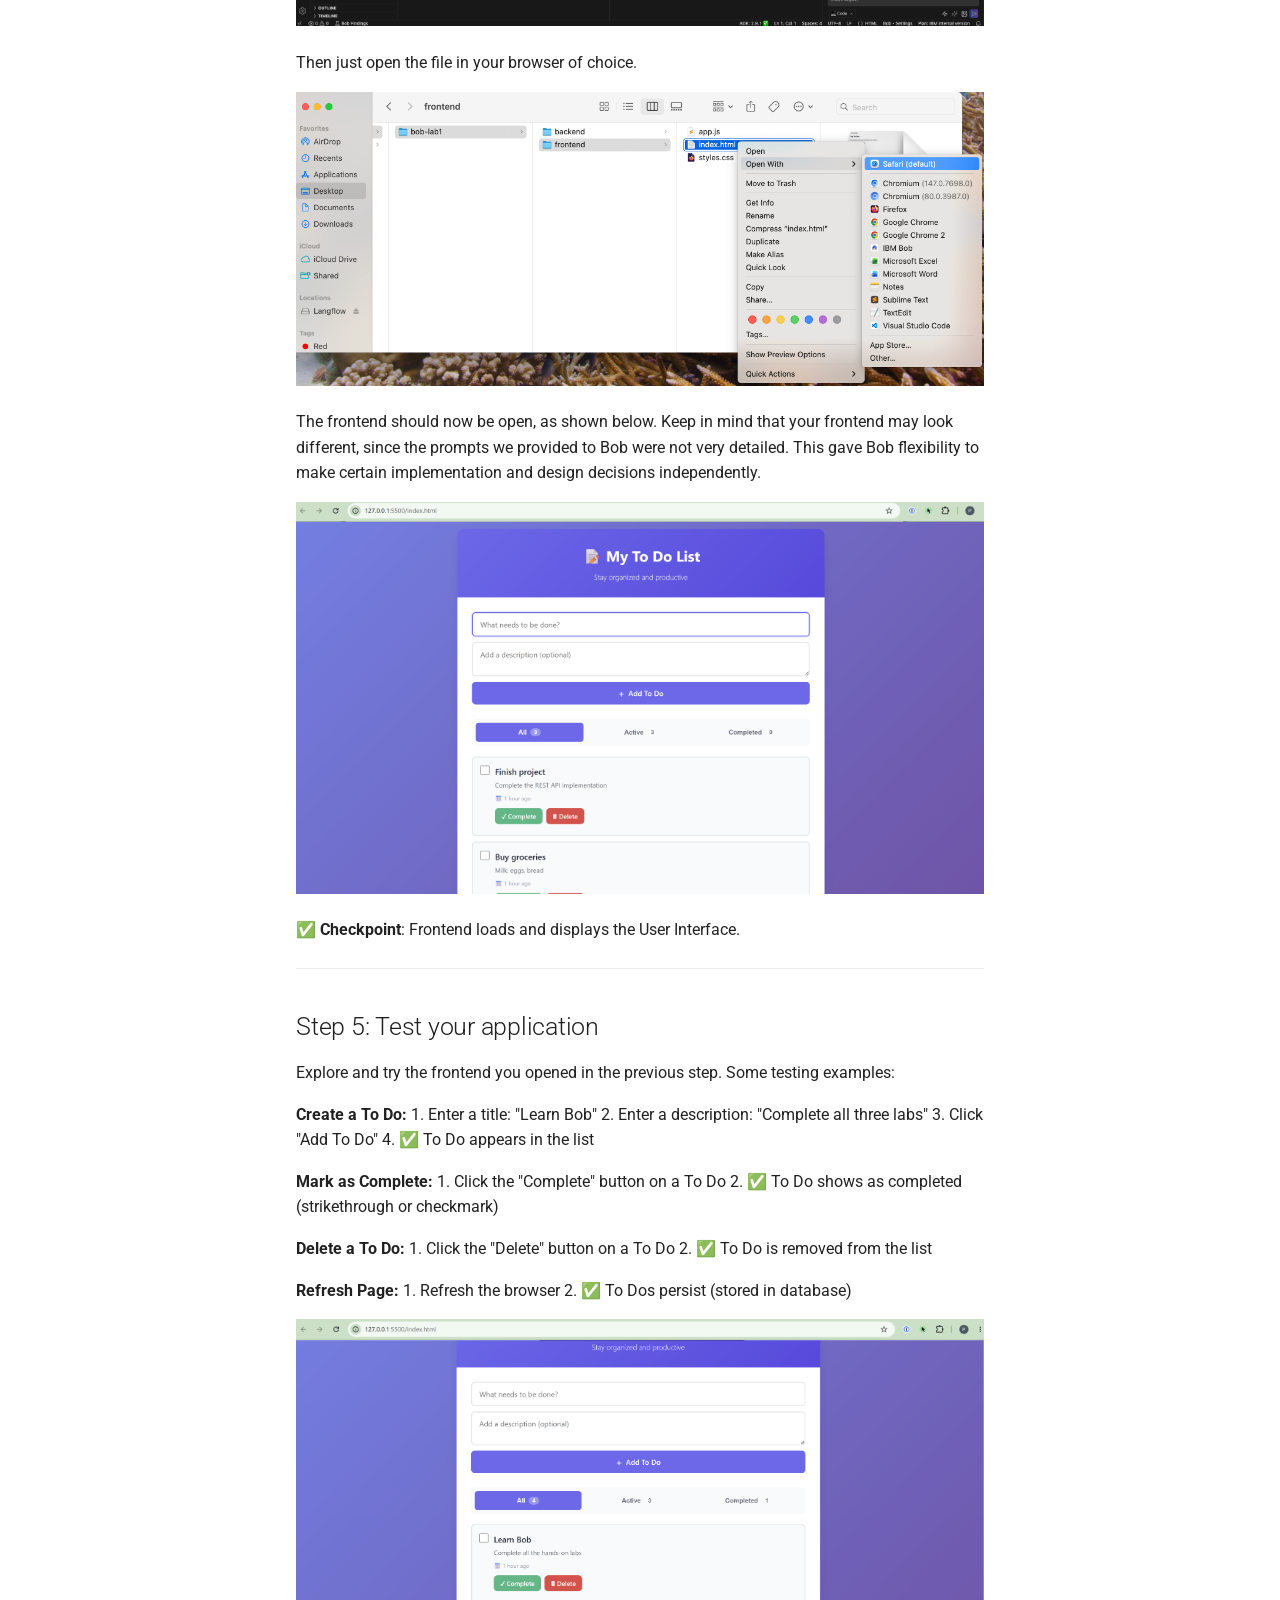
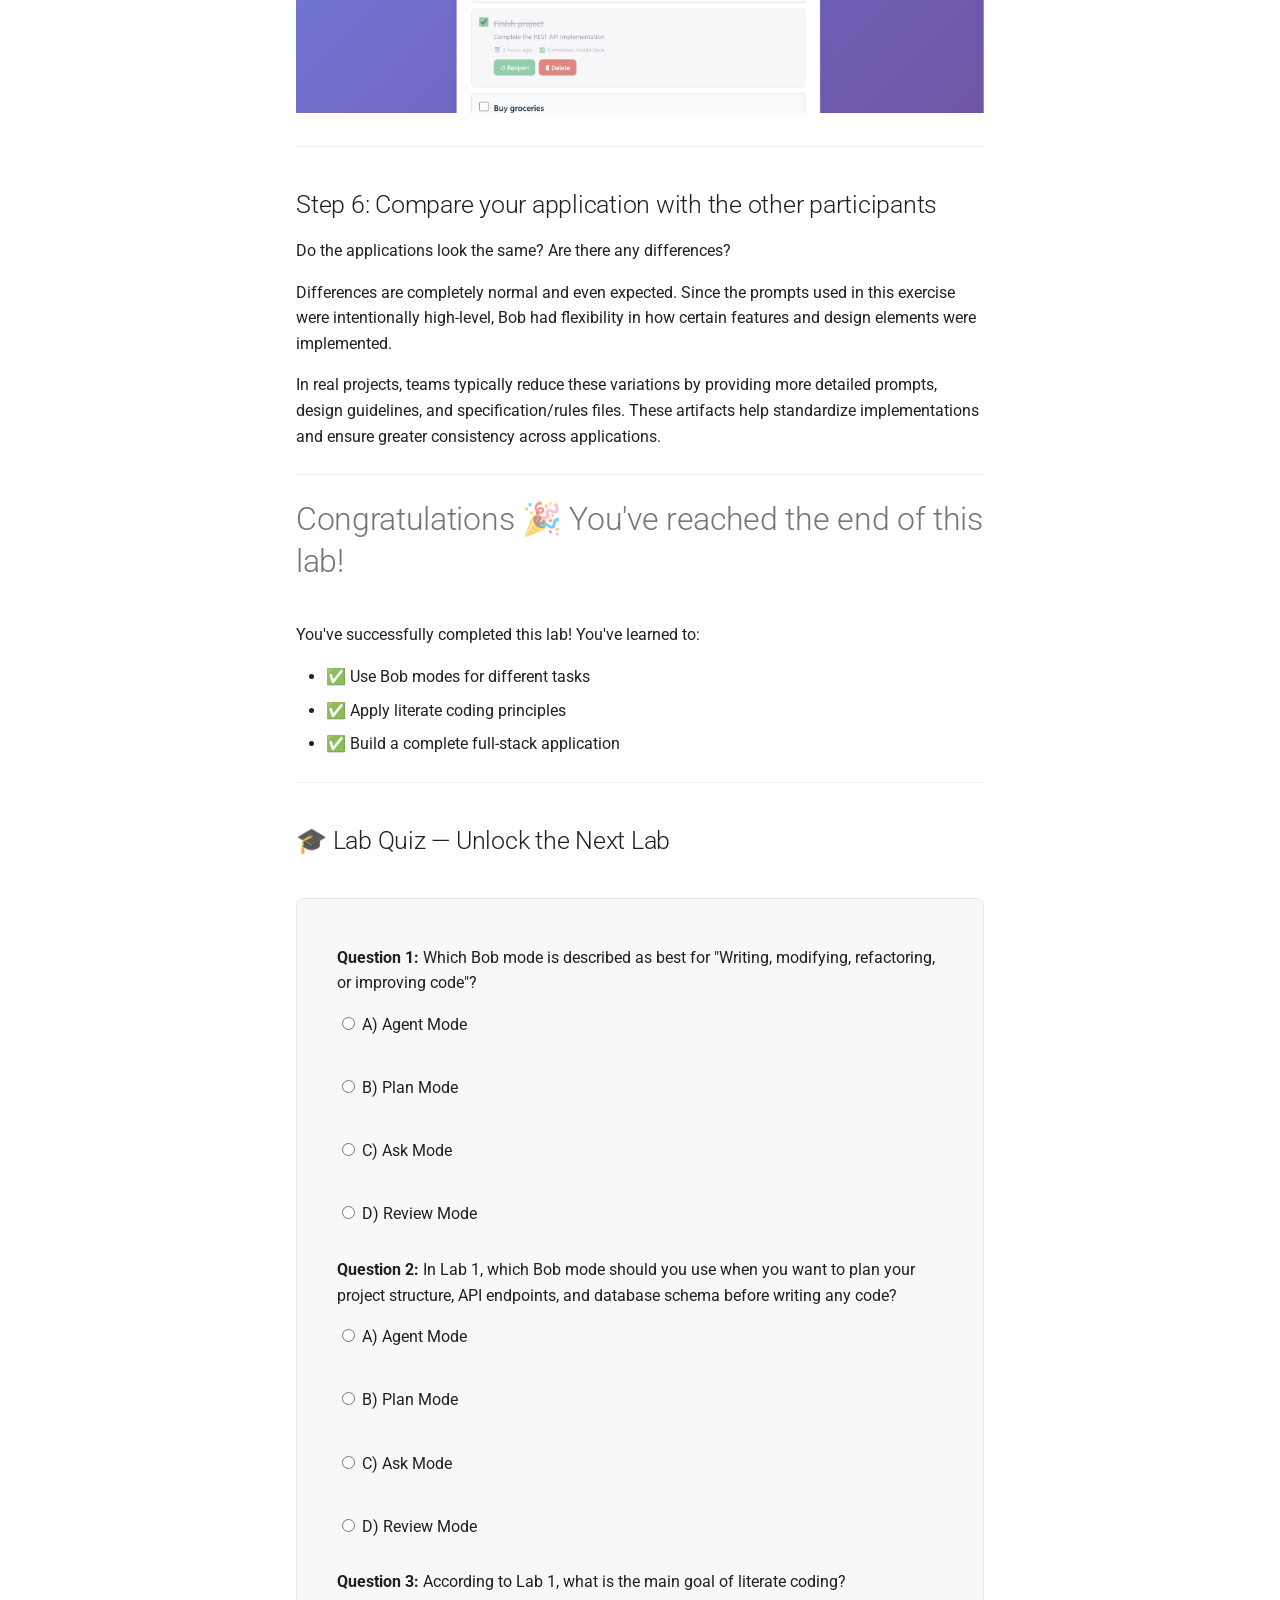
<file: lab1/index.html>
<!doctype html>
<html lang="en" class="no-js">
  <head>
    
      <meta charset="utf-8">
      <meta name="viewport" content="width=device-width,initial-scale=1">
      
        <meta name="description" content="Hands-on Labs for IBM Bob">
      
      
      
      
        <link rel="prev" href="..">
      
      
        <link rel="next" href="../lab2/">
      
      
        
      
      
      <link rel="icon" href="../assets/images/favicon.png">
      <meta name="generator" content="mkdocs-1.6.1, mkdocs-material-9.7.7">
    
    
      
        <title>Lab 1 — Generate a Full-Stack Application - IBM Bob Workshop</title>
      
    
    
      <link rel="stylesheet" href="../assets/stylesheets/main.ec1eaa64.min.css">
      
        
        <link rel="stylesheet" href="../assets/stylesheets/palette.ab4e12ef.min.css">
      
      


    
    
      
    
    
      
        
        
        <link rel="preconnect" href="https://fonts.gstatic.com" crossorigin>
        <link rel="stylesheet" href="https://fonts.googleapis.com/css?family=Roboto:300,300i,400,400i,700,700i%7CRoboto+Mono:400,400i,700,700i&display=fallback">
        <style>:root{--md-text-font:"Roboto";--md-code-font:"Roboto Mono"}</style>
      
    
    
      <link rel="stylesheet" href="../stylesheets/extra.css">
    
    <script>__md_scope=new URL("..",location),__md_hash=e=>[...e].reduce(((e,_)=>(e<<5)-e+_.charCodeAt(0)),0),__md_get=(e,_=localStorage,t=__md_scope)=>JSON.parse(_.getItem(t.pathname+"."+e)),__md_set=(e,_,t=localStorage,a=__md_scope)=>{try{t.setItem(a.pathname+"."+e,JSON.stringify(_))}catch(e){}}</script>
    
      

    
    
  </head>
  
  
    
    
      
    
    
    
    
    <body dir="ltr" data-md-color-scheme="default" data-md-color-primary="blue" data-md-color-accent="light-blue">
  
    
    <input class="md-toggle" data-md-toggle="drawer" type="checkbox" id="__drawer" autocomplete="off">
    <input class="md-toggle" data-md-toggle="search" type="checkbox" id="__search" autocomplete="off">
    <label class="md-overlay" for="__drawer"></label>
    <div data-md-component="skip">
      
        
        <a href="#lab-1-building-a-to-do-application-with-bob" class="md-skip">
          Skip to content
        </a>
      
    </div>
    <div data-md-component="announce">
      
    </div>
    
    
      

<header class="md-header" data-md-component="header">
  <nav class="md-header__inner md-grid" aria-label="Header">
    <a href=".." title="IBM Bob Workshop" class="md-header__button md-logo" aria-label="IBM Bob Workshop" data-md-component="logo">
      
  
  <svg xmlns="http://www.w3.org/2000/svg" viewBox="0 0 24 24"><path d="M12 8a3 3 0 0 0 3-3 3 3 0 0 0-3-3 3 3 0 0 0-3 3 3 3 0 0 0 3 3m0 3.54C9.64 9.35 6.5 8 3 8v11c3.5 0 6.64 1.35 9 3.54 2.36-2.19 5.5-3.54 9-3.54V8c-3.5 0-6.64 1.35-9 3.54"/></svg>

    </a>
    <label class="md-header__button md-icon" for="__drawer">
      
      <svg xmlns="http://www.w3.org/2000/svg" viewBox="0 0 24 24"><path d="M3 6h18v2H3zm0 5h18v2H3zm0 5h18v2H3z"/></svg>
    </label>
    <div class="md-header__title" data-md-component="header-title">
      <div class="md-header__ellipsis">
        <div class="md-header__topic">
          <span class="md-ellipsis">
            IBM Bob Workshop
          </span>
        </div>
        <div class="md-header__topic" data-md-component="header-topic">
          <span class="md-ellipsis">
            
              Lab 1 — Generate a Full-Stack Application
            
          </span>
        </div>
      </div>
    </div>
    
      
        <form class="md-header__option" data-md-component="palette">
  
    
    
    
    <input class="md-option" data-md-color-media="" data-md-color-scheme="default" data-md-color-primary="blue" data-md-color-accent="light-blue"  aria-label="Switch to dark mode"  type="radio" name="__palette" id="__palette_0">
    
      <label class="md-header__button md-icon" title="Switch to dark mode" for="__palette_1" hidden>
        <svg xmlns="http://www.w3.org/2000/svg" viewBox="0 0 24 24"><path d="m17.75 4.09-2.53 1.94.91 3.06-2.63-1.81-2.63 1.81.91-3.06-2.53-1.94L12.44 4l1.06-3 1.06 3zm3.5 6.91-1.64 1.25.59 1.98-1.7-1.17-1.7 1.17.59-1.98L15.75 11l2.06-.05L18.5 9l.69 1.95zm-2.28 4.95c.83-.08 1.72 1.1 1.19 1.85-.32.45-.66.87-1.08 1.27C15.17 23 8.84 23 4.94 19.07c-3.91-3.9-3.91-10.24 0-14.14.4-.4.82-.76 1.27-1.08.75-.53 1.93.36 1.85 1.19-.27 2.86.69 5.83 2.89 8.02a9.96 9.96 0 0 0 8.02 2.89m-1.64 2.02a12.08 12.08 0 0 1-7.8-3.47c-2.17-2.19-3.33-5-3.49-7.82-2.81 3.14-2.7 7.96.31 10.98 3.02 3.01 7.84 3.12 10.98.31"/></svg>
      </label>
    
  
    
    
    
    <input class="md-option" data-md-color-media="" data-md-color-scheme="slate" data-md-color-primary="blue" data-md-color-accent="light-blue"  aria-label="Switch to light mode"  type="radio" name="__palette" id="__palette_1">
    
      <label class="md-header__button md-icon" title="Switch to light mode" for="__palette_0" hidden>
        <svg xmlns="http://www.w3.org/2000/svg" viewBox="0 0 24 24"><path d="M12 7a5 5 0 0 1 5 5 5 5 0 0 1-5 5 5 5 0 0 1-5-5 5 5 0 0 1 5-5m0 2a3 3 0 0 0-3 3 3 3 0 0 0 3 3 3 3 0 0 0 3-3 3 3 0 0 0-3-3m0-7 2.39 3.42C13.65 5.15 12.84 5 12 5s-1.65.15-2.39.42zM3.34 7l4.16-.35A7.2 7.2 0 0 0 5.94 8.5c-.44.74-.69 1.5-.83 2.29zm.02 10 1.76-3.77a7.131 7.131 0 0 0 2.38 4.14zM20.65 7l-1.77 3.79a7.02 7.02 0 0 0-2.38-4.15zm-.01 10-4.14.36c.59-.51 1.12-1.14 1.54-1.86.42-.73.69-1.5.83-2.29zM12 22l-2.41-3.44c.74.27 1.55.44 2.41.44.82 0 1.63-.17 2.37-.44z"/></svg>
      </label>
    
  
</form>
      
    
    
      <script>var palette=__md_get("__palette");if(palette&&palette.color){if("(prefers-color-scheme)"===palette.color.media){var media=matchMedia("(prefers-color-scheme: light)"),input=document.querySelector(media.matches?"[data-md-color-media='(prefers-color-scheme: light)']":"[data-md-color-media='(prefers-color-scheme: dark)']");palette.color.media=input.getAttribute("data-md-color-media"),palette.color.scheme=input.getAttribute("data-md-color-scheme"),palette.color.primary=input.getAttribute("data-md-color-primary"),palette.color.accent=input.getAttribute("data-md-color-accent")}for(var[key,value]of Object.entries(palette.color))document.body.setAttribute("data-md-color-"+key,value)}</script>
    
    
    
      
      
        <label class="md-header__button md-icon" for="__search">
          
          <svg xmlns="http://www.w3.org/2000/svg" viewBox="0 0 24 24"><path d="M9.5 3A6.5 6.5 0 0 1 16 9.5c0 1.61-.59 3.09-1.56 4.23l.27.27h.79l5 5-1.5 1.5-5-5v-.79l-.27-.27A6.52 6.52 0 0 1 9.5 16 6.5 6.5 0 0 1 3 9.5 6.5 6.5 0 0 1 9.5 3m0 2C7 5 5 7 5 9.5S7 14 9.5 14 14 12 14 9.5 12 5 9.5 5"/></svg>
        </label>
        <div class="md-search" data-md-component="search" role="dialog">
  <label class="md-search__overlay" for="__search"></label>
  <div class="md-search__inner" role="search">
    <form class="md-search__form" name="search">
      <input type="text" class="md-search__input" name="query" aria-label="Search" placeholder="Search" autocapitalize="off" autocorrect="off" autocomplete="off" spellcheck="false" data-md-component="search-query" required>
      <label class="md-search__icon md-icon" for="__search">
        
        <svg xmlns="http://www.w3.org/2000/svg" viewBox="0 0 24 24"><path d="M9.5 3A6.5 6.5 0 0 1 16 9.5c0 1.61-.59 3.09-1.56 4.23l.27.27h.79l5 5-1.5 1.5-5-5v-.79l-.27-.27A6.52 6.52 0 0 1 9.5 16 6.5 6.5 0 0 1 3 9.5 6.5 6.5 0 0 1 9.5 3m0 2C7 5 5 7 5 9.5S7 14 9.5 14 14 12 14 9.5 12 5 9.5 5"/></svg>
        
        <svg xmlns="http://www.w3.org/2000/svg" viewBox="0 0 24 24"><path d="M20 11v2H8l5.5 5.5-1.42 1.42L4.16 12l7.92-7.92L13.5 5.5 8 11z"/></svg>
      </label>
      <nav class="md-search__options" aria-label="Search">
        
        <button type="reset" class="md-search__icon md-icon" title="Clear" aria-label="Clear" tabindex="-1">
          
          <svg xmlns="http://www.w3.org/2000/svg" viewBox="0 0 24 24"><path d="M19 6.41 17.59 5 12 10.59 6.41 5 5 6.41 10.59 12 5 17.59 6.41 19 12 13.41 17.59 19 19 17.59 13.41 12z"/></svg>
        </button>
      </nav>
      
    </form>
    <div class="md-search__output">
      <div class="md-search__scrollwrap" tabindex="0" data-md-scrollfix>
        <div class="md-search-result" data-md-component="search-result">
          <div class="md-search-result__meta">
            Initializing search
          </div>
          <ol class="md-search-result__list" role="presentation"></ol>
        </div>
      </div>
    </div>
  </div>
</div>
      
    
    
  </nav>
  
</header>
    
    <div class="md-container" data-md-component="container">
      
      
        
          
            
<nav class="md-tabs" aria-label="Tabs" data-md-component="tabs">
  <div class="md-grid">
    <ul class="md-tabs__list">
      
        
  
  
  
  
    <li class="md-tabs__item">
      <a href=".." class="md-tabs__link">
        
  
  
    
  
  Home

      </a>
    </li>
  

      
        
  
  
  
    
  
  
    <li class="md-tabs__item md-tabs__item--active">
      <a href="./" class="md-tabs__link">
        
  
  
    
  
  Lab 1 — Generate a Full-Stack Application

      </a>
    </li>
  

      
        
  
  
  
  
    <li class="md-tabs__item">
      <a href="../lab2/" class="md-tabs__link">
        
  
  
    
  
  Lab 2 — Explain, Extend and Document

      </a>
    </li>
  

      
        
  
  
  
  
    <li class="md-tabs__item">
      <a href="../lab3/" class="md-tabs__link">
        
  
  
    
  
  Lab 3 — Search and Fix Vulnerabilities

      </a>
    </li>
  

      
        
  
  
  
  
    <li class="md-tabs__item">
      <a href="../lab4/" class="md-tabs__link">
        
  
  
    
  
  Lab 4 — Translate Code Python → JavaScript

      </a>
    </li>
  

      
        
  
  
  
  
    <li class="md-tabs__item">
      <a href="../lab5/" class="md-tabs__link">
        
  
  
    
  
  Lab 5 — Modernize Legacy Java Code

      </a>
    </li>
  

      
    </ul>
  </div>
</nav>
          
        
      
      <main class="md-main" data-md-component="main">
        <div class="md-main__inner md-grid">
          
            
              
              <div class="md-sidebar md-sidebar--primary" data-md-component="sidebar" data-md-type="navigation" >
                <div class="md-sidebar__scrollwrap">
                  <div class="md-sidebar__inner">
                    


  


<nav class="md-nav md-nav--primary md-nav--lifted" aria-label="Navigation" data-md-level="0">
  <label class="md-nav__title" for="__drawer">
    <a href=".." title="IBM Bob Workshop" class="md-nav__button md-logo" aria-label="IBM Bob Workshop" data-md-component="logo">
      
  
  <svg xmlns="http://www.w3.org/2000/svg" viewBox="0 0 24 24"><path d="M12 8a3 3 0 0 0 3-3 3 3 0 0 0-3-3 3 3 0 0 0-3 3 3 3 0 0 0 3 3m0 3.54C9.64 9.35 6.5 8 3 8v11c3.5 0 6.64 1.35 9 3.54 2.36-2.19 5.5-3.54 9-3.54V8c-3.5 0-6.64 1.35-9 3.54"/></svg>

    </a>
    IBM Bob Workshop
  </label>
  
  <ul class="md-nav__list" data-md-scrollfix>
    
      
      
  
  
  
  
    <li class="md-nav__item">
      <a href=".." class="md-nav__link">
        
  
  
  <span class="md-ellipsis">
    
  
    Home
  

    
  </span>
  
  

      </a>
    </li>
  

    
      
      
  
  
    
  
  
  
    <li class="md-nav__item md-nav__item--active">
      
      <input class="md-nav__toggle md-toggle" type="checkbox" id="__toc">
      
      
        
      
      
        <label class="md-nav__link md-nav__link--active" for="__toc">
          
  
  
  <span class="md-ellipsis">
    
  
    Lab 1 — Generate a Full-Stack Application
  

    
  </span>
  
  

          <span class="md-nav__icon md-icon"></span>
        </label>
      
      <a href="./" class="md-nav__link md-nav__link--active">
        
  
  
  <span class="md-ellipsis">
    
  
    Lab 1 — Generate a Full-Stack Application
  

    
  </span>
  
  

      </a>
      
        

<nav class="md-nav md-nav--secondary" aria-label="Table of contents">
  
  
  
    
  
  
    <label class="md-nav__title" for="__toc">
      <span class="md-nav__icon md-icon"></span>
      Table of contents
    </label>
    <ul class="md-nav__list" data-md-component="toc" data-md-scrollfix>
      
        <li class="md-nav__item">
  <a href="#overview" class="md-nav__link">
    <span class="md-ellipsis">
      
        Overview
      
    </span>
  </a>
  
</li>
      
        <li class="md-nav__item">
  <a href="#before-starting" class="md-nav__link">
    <span class="md-ellipsis">
      
        Before Starting
      
    </span>
  </a>
  
</li>
      
        <li class="md-nav__item">
  <a href="#what-youll-build" class="md-nav__link">
    <span class="md-ellipsis">
      
        What You'll Build
      
    </span>
  </a>
  
</li>
      
        <li class="md-nav__item">
  <a href="#lab-structure" class="md-nav__link">
    <span class="md-ellipsis">
      
        Lab Structure
      
    </span>
  </a>
  
</li>
      
        <li class="md-nav__item">
  <a href="#step-1-set-up-your-project" class="md-nav__link">
    <span class="md-ellipsis">
      
        Step 1: Set up your project
      
    </span>
  </a>
  
    <nav class="md-nav" aria-label="Step 1: Set up your project">
      <ul class="md-nav__list">
        
          <li class="md-nav__item">
  <a href="#11-create-and-open-the-project-folder" class="md-nav__link">
    <span class="md-ellipsis">
      
        1.1: Create and open the project folder
      
    </span>
  </a>
  
</li>
        
      </ul>
    </nav>
  
</li>
      
        <li class="md-nav__item">
  <a href="#step-2-introduction-to-bob-modes" class="md-nav__link">
    <span class="md-ellipsis">
      
        Step 2: Introduction to Bob Modes
      
    </span>
  </a>
  
    <nav class="md-nav" aria-label="Step 2: Introduction to Bob Modes">
      <ul class="md-nav__list">
        
          <li class="md-nav__item">
  <a href="#21-understanding-bob-modes" class="md-nav__link">
    <span class="md-ellipsis">
      
        2.1: Understanding Bob Modes
      
    </span>
  </a>
  
    <nav class="md-nav" aria-label="2.1: Understanding Bob Modes">
      <ul class="md-nav__list">
        
          <li class="md-nav__item">
  <a href="#agent-mode" class="md-nav__link">
    <span class="md-ellipsis">
      
        🤖 Agent Mode
      
    </span>
  </a>
  
</li>
        
          <li class="md-nav__item">
  <a href="#plan-mode" class="md-nav__link">
    <span class="md-ellipsis">
      
        🎯 Plan Mode
      
    </span>
  </a>
  
</li>
        
          <li class="md-nav__item">
  <a href="#ask-mode" class="md-nav__link">
    <span class="md-ellipsis">
      
        ❓ Ask Mode
      
    </span>
  </a>
  
</li>
        
      </ul>
    </nav>
  
</li>
        
          <li class="md-nav__item">
  <a href="#22-plan-your-project" class="md-nav__link">
    <span class="md-ellipsis">
      
        2.2: Plan your project
      
    </span>
  </a>
  
</li>
        
      </ul>
    </nav>
  
</li>
      
        <li class="md-nav__item">
  <a href="#step-3-backend-development" class="md-nav__link">
    <span class="md-ellipsis">
      
        Step 3: Backend development
      
    </span>
  </a>
  
    <nav class="md-nav" aria-label="Step 3: Backend development">
      <ul class="md-nav__list">
        
          <li class="md-nav__item">
  <a href="#31-switch-to-agent-mode" class="md-nav__link">
    <span class="md-ellipsis">
      
        3.1: Switch to Agent Mode
      
    </span>
  </a>
  
</li>
        
          <li class="md-nav__item">
  <a href="#32-create-the-backend-structure" class="md-nav__link">
    <span class="md-ellipsis">
      
        3.2: Create the backend structure
      
    </span>
  </a>
  
</li>
        
          <li class="md-nav__item">
  <a href="#33-implement-rest-api-endpoints" class="md-nav__link">
    <span class="md-ellipsis">
      
        3.3: Implement REST API Endpoints
      
    </span>
  </a>
  
</li>
        
          <li class="md-nav__item">
  <a href="#34-review-generated-code" class="md-nav__link">
    <span class="md-ellipsis">
      
        3.4 Review Generated Code
      
    </span>
  </a>
  
</li>
        
          <li class="md-nav__item">
  <a href="#35-create-unit-test-cases-and-run-them" class="md-nav__link">
    <span class="md-ellipsis">
      
        3.5: Create Unit Test Cases and run them
      
    </span>
  </a>
  
</li>
        
          <li class="md-nav__item">
  <a href="#36-run-the-backend" class="md-nav__link">
    <span class="md-ellipsis">
      
        3.6: Run the Backend
      
    </span>
  </a>
  
</li>
        
      </ul>
    </nav>
  
</li>
      
        <li class="md-nav__item">
  <a href="#step-4-frontend-development" class="md-nav__link">
    <span class="md-ellipsis">
      
        Step 4: Frontend Development
      
    </span>
  </a>
  
    <nav class="md-nav" aria-label="Step 4: Frontend Development">
      <ul class="md-nav__list">
        
          <li class="md-nav__item">
  <a href="#41-create-frontend-structure" class="md-nav__link">
    <span class="md-ellipsis">
      
        4.1: Create Frontend Structure
      
    </span>
  </a>
  
</li>
        
          <li class="md-nav__item">
  <a href="#42-understanding-literate-coding" class="md-nav__link">
    <span class="md-ellipsis">
      
        4.2: Understanding Literate Coding
      
    </span>
  </a>
  
</li>
        
          <li class="md-nav__item">
  <a href="#43-review-frontend-code" class="md-nav__link">
    <span class="md-ellipsis">
      
        4.3 Review Frontend Code
      
    </span>
  </a>
  
</li>
        
          <li class="md-nav__item">
  <a href="#44-open-the-frontend" class="md-nav__link">
    <span class="md-ellipsis">
      
        4.4: Open the frontend
      
    </span>
  </a>
  
</li>
        
      </ul>
    </nav>
  
</li>
      
        <li class="md-nav__item">
  <a href="#step-5-test-your-application" class="md-nav__link">
    <span class="md-ellipsis">
      
        Step 5: Test your application
      
    </span>
  </a>
  
</li>
      
        <li class="md-nav__item">
  <a href="#step-6-compare-your-application-with-the-other-participants" class="md-nav__link">
    <span class="md-ellipsis">
      
        Step 6: Compare your application with the other participants
      
    </span>
  </a>
  
</li>
      
    </ul>
  
</nav>
      
    </li>
  

    
      
      
  
  
  
  
    <li class="md-nav__item">
      <a href="../lab2/" class="md-nav__link">
        
  
  
  <span class="md-ellipsis">
    
  
    Lab 2 — Explain, Extend and Document
  

    
  </span>
  
  

      </a>
    </li>
  

    
      
      
  
  
  
  
    <li class="md-nav__item">
      <a href="../lab3/" class="md-nav__link">
        
  
  
  <span class="md-ellipsis">
    
  
    Lab 3 — Search and Fix Vulnerabilities
  

    
  </span>
  
  

      </a>
    </li>
  

    
      
      
  
  
  
  
    <li class="md-nav__item">
      <a href="../lab4/" class="md-nav__link">
        
  
  
  <span class="md-ellipsis">
    
  
    Lab 4 — Translate Code Python → JavaScript
  

    
  </span>
  
  

      </a>
    </li>
  

    
      
      
  
  
  
  
    <li class="md-nav__item">
      <a href="../lab5/" class="md-nav__link">
        
  
  
  <span class="md-ellipsis">
    
  
    Lab 5 — Modernize Legacy Java Code
  

    
  </span>
  
  

      </a>
    </li>
  

    
  </ul>
</nav>
                  </div>
                </div>
              </div>
            
            
              
              <div class="md-sidebar md-sidebar--secondary" data-md-component="sidebar" data-md-type="toc" >
                <div class="md-sidebar__scrollwrap">
                  <div class="md-sidebar__inner">
                    

<nav class="md-nav md-nav--secondary" aria-label="Table of contents">
  
  
  
    
  
  
    <label class="md-nav__title" for="__toc">
      <span class="md-nav__icon md-icon"></span>
      Table of contents
    </label>
    <ul class="md-nav__list" data-md-component="toc" data-md-scrollfix>
      
        <li class="md-nav__item">
  <a href="#overview" class="md-nav__link">
    <span class="md-ellipsis">
      
        Overview
      
    </span>
  </a>
  
</li>
      
        <li class="md-nav__item">
  <a href="#before-starting" class="md-nav__link">
    <span class="md-ellipsis">
      
        Before Starting
      
    </span>
  </a>
  
</li>
      
        <li class="md-nav__item">
  <a href="#what-youll-build" class="md-nav__link">
    <span class="md-ellipsis">
      
        What You'll Build
      
    </span>
  </a>
  
</li>
      
        <li class="md-nav__item">
  <a href="#lab-structure" class="md-nav__link">
    <span class="md-ellipsis">
      
        Lab Structure
      
    </span>
  </a>
  
</li>
      
        <li class="md-nav__item">
  <a href="#step-1-set-up-your-project" class="md-nav__link">
    <span class="md-ellipsis">
      
        Step 1: Set up your project
      
    </span>
  </a>
  
    <nav class="md-nav" aria-label="Step 1: Set up your project">
      <ul class="md-nav__list">
        
          <li class="md-nav__item">
  <a href="#11-create-and-open-the-project-folder" class="md-nav__link">
    <span class="md-ellipsis">
      
        1.1: Create and open the project folder
      
    </span>
  </a>
  
</li>
        
      </ul>
    </nav>
  
</li>
      
        <li class="md-nav__item">
  <a href="#step-2-introduction-to-bob-modes" class="md-nav__link">
    <span class="md-ellipsis">
      
        Step 2: Introduction to Bob Modes
      
    </span>
  </a>
  
    <nav class="md-nav" aria-label="Step 2: Introduction to Bob Modes">
      <ul class="md-nav__list">
        
          <li class="md-nav__item">
  <a href="#21-understanding-bob-modes" class="md-nav__link">
    <span class="md-ellipsis">
      
        2.1: Understanding Bob Modes
      
    </span>
  </a>
  
    <nav class="md-nav" aria-label="2.1: Understanding Bob Modes">
      <ul class="md-nav__list">
        
          <li class="md-nav__item">
  <a href="#agent-mode" class="md-nav__link">
    <span class="md-ellipsis">
      
        🤖 Agent Mode
      
    </span>
  </a>
  
</li>
        
          <li class="md-nav__item">
  <a href="#plan-mode" class="md-nav__link">
    <span class="md-ellipsis">
      
        🎯 Plan Mode
      
    </span>
  </a>
  
</li>
        
          <li class="md-nav__item">
  <a href="#ask-mode" class="md-nav__link">
    <span class="md-ellipsis">
      
        ❓ Ask Mode
      
    </span>
  </a>
  
</li>
        
      </ul>
    </nav>
  
</li>
        
          <li class="md-nav__item">
  <a href="#22-plan-your-project" class="md-nav__link">
    <span class="md-ellipsis">
      
        2.2: Plan your project
      
    </span>
  </a>
  
</li>
        
      </ul>
    </nav>
  
</li>
      
        <li class="md-nav__item">
  <a href="#step-3-backend-development" class="md-nav__link">
    <span class="md-ellipsis">
      
        Step 3: Backend development
      
    </span>
  </a>
  
    <nav class="md-nav" aria-label="Step 3: Backend development">
      <ul class="md-nav__list">
        
          <li class="md-nav__item">
  <a href="#31-switch-to-agent-mode" class="md-nav__link">
    <span class="md-ellipsis">
      
        3.1: Switch to Agent Mode
      
    </span>
  </a>
  
</li>
        
          <li class="md-nav__item">
  <a href="#32-create-the-backend-structure" class="md-nav__link">
    <span class="md-ellipsis">
      
        3.2: Create the backend structure
      
    </span>
  </a>
  
</li>
        
          <li class="md-nav__item">
  <a href="#33-implement-rest-api-endpoints" class="md-nav__link">
    <span class="md-ellipsis">
      
        3.3: Implement REST API Endpoints
      
    </span>
  </a>
  
</li>
        
          <li class="md-nav__item">
  <a href="#34-review-generated-code" class="md-nav__link">
    <span class="md-ellipsis">
      
        3.4 Review Generated Code
      
    </span>
  </a>
  
</li>
        
          <li class="md-nav__item">
  <a href="#35-create-unit-test-cases-and-run-them" class="md-nav__link">
    <span class="md-ellipsis">
      
        3.5: Create Unit Test Cases and run them
      
    </span>
  </a>
  
</li>
        
          <li class="md-nav__item">
  <a href="#36-run-the-backend" class="md-nav__link">
    <span class="md-ellipsis">
      
        3.6: Run the Backend
      
    </span>
  </a>
  
</li>
        
      </ul>
    </nav>
  
</li>
      
        <li class="md-nav__item">
  <a href="#step-4-frontend-development" class="md-nav__link">
    <span class="md-ellipsis">
      
        Step 4: Frontend Development
      
    </span>
  </a>
  
    <nav class="md-nav" aria-label="Step 4: Frontend Development">
      <ul class="md-nav__list">
        
          <li class="md-nav__item">
  <a href="#41-create-frontend-structure" class="md-nav__link">
    <span class="md-ellipsis">
      
        4.1: Create Frontend Structure
      
    </span>
  </a>
  
</li>
        
          <li class="md-nav__item">
  <a href="#42-understanding-literate-coding" class="md-nav__link">
    <span class="md-ellipsis">
      
        4.2: Understanding Literate Coding
      
    </span>
  </a>
  
</li>
        
          <li class="md-nav__item">
  <a href="#43-review-frontend-code" class="md-nav__link">
    <span class="md-ellipsis">
      
        4.3 Review Frontend Code
      
    </span>
  </a>
  
</li>
        
          <li class="md-nav__item">
  <a href="#44-open-the-frontend" class="md-nav__link">
    <span class="md-ellipsis">
      
        4.4: Open the frontend
      
    </span>
  </a>
  
</li>
        
      </ul>
    </nav>
  
</li>
      
        <li class="md-nav__item">
  <a href="#step-5-test-your-application" class="md-nav__link">
    <span class="md-ellipsis">
      
        Step 5: Test your application
      
    </span>
  </a>
  
</li>
      
        <li class="md-nav__item">
  <a href="#step-6-compare-your-application-with-the-other-participants" class="md-nav__link">
    <span class="md-ellipsis">
      
        Step 6: Compare your application with the other participants
      
    </span>
  </a>
  
</li>
      
    </ul>
  
</nav>
                  </div>
                </div>
              </div>
            
          
          
            <div class="md-content" data-md-component="content">
              
              <article class="md-content__inner md-typeset">
                
                  



<h1 id="lab-1-building-a-to-do-application-with-bob">Lab 1: Building a To Do application with Bob</h1>
<h2 id="overview">Overview</h2>
<p>In this lab, you'll learn to use Bob's AI-powered features to build a complete full-stack To Do application from scratch. You'll experience Bob's different modes, auto-approvals, and code generation.</p>
<h2 id="before-starting">Before Starting</h2>
<p>Make sure you have:</p>
<ul>
<li>IBM Bob access</li>
<li>Python 3.8+</li>
<li>Node.js 14+</li>
<li>A terminal</li>
<li>A local workspace where Bob can create files and run commands</li>
</ul>
<h2 id="what-youll-build">What You'll Build</h2>
<p>A full-stack To Do application with:</p>
<ul>
<li><strong>Backend</strong>: Python Flask REST API with SQLite database</li>
<li><strong>Frontend</strong>: Modern JavaScript single-page application</li>
<li><strong>Features</strong>: Create, read, update, and delete To Dos</li>
</ul>
<h2 id="lab-structure">Lab Structure</h2>
<ul>
<li><a href="#step-1-set-up-your-project">Set up your project</a></li>
<li><a href="#step-2-introduction-to-bob-modes">Introduction to Bob Modes</a></li>
<li><a href="#step-3-backend-development">Backend Development</a></li>
<li><a href="#step-4-frontend-development">Frontend Development</a></li>
<li><a href="#step-5-test-your-application">Testing &amp; Verification</a></li>
</ul>
<hr />
<h2 id="step-1-set-up-your-project">Step 1: Set up your project</h2>
<h3 id="11-create-and-open-the-project-folder">1.1: Create and open the project folder</h3>
<p>Create a new folder on your computer:</p>
<pre><code class="language-text">bob-lab1
</code></pre>
<p>Open this folder in IBM Bob.</p>
<p><img alt="1" src="../assets/lab1/images/1.png"></p>
<p><strong>✅ Checkpoint</strong>: Your workspace is ready to start working.</p>
<h2 id="step-2-introduction-to-bob-modes">Step 2: Introduction to Bob Modes</h2>
<h3 id="21-understanding-bob-modes">2.1: Understanding Bob Modes</h3>
<p>Bob has three built-in modes, each optimized for a different type of task. The built-in modes you'll use in this lab are:</p>
<h4 id="agent-mode">🤖 Agent Mode</h4>
<p><strong>When to use</strong>: Writing, modifying, refactoring, or improving code</p>
<ul>
<li>Implement features</li>
<li>Create new files</li>
<li>Modify existing code</li>
<li>Fix bugs</li>
<li>Refactor code</li>
<li>Run tools and tests as part of development work</li>
</ul>
<h4 id="plan-mode">🎯 Plan Mode</h4>
<p><strong>When to use</strong>: Planning, designing, or strategizing before implementation</p>
<ul>
<li>Analyze requirements</li>
<li>Research technical approaches</li>
<li>Design project structures</li>
<li>Plan API endpoints</li>
<li>Plan database schemas</li>
<li>Make architectural decisions</li>
<li>Break complex tasks into clear implementation steps</li>
</ul>
<h4 id="ask-mode">❓ Ask Mode</h4>
<p><strong>When to use</strong>: Learning, understanding, or getting technical help</p>
<ul>
<li>Explain code concepts</li>
<li>Analyze existing code</li>
<li>Get documentation-style answers</li>
<li>Understand errors</li>
<li>Learn best practices</li>
<li>Ask technical questions without changing code</li>
</ul>
<blockquote>
<p><strong>🎯 Bob Differentiator: <a href="https://bob.ibm.com/docs/ide/configuration/custom-modes">Customizable Modes</a></strong></p>
</blockquote>
<p>Bob's mode system is one of its key differentiators. Bob allows you to create custom modes tailored to your team's specific workflows.</p>
<h3 id="22-plan-your-project">2.2: Plan your project</h3>
<p>Switch to <strong>Plan Mode</strong> and ask Bob:</p>
<pre><code>I want to create a To Do application with a Python Flask backend and JavaScript frontend.
Please help me plan:
1. Project directory structure
2. API endpoints needed
3. Database schema
4. Technology stack recommendations
</code></pre>
<p><img alt="2" src="../assets/lab1/images/2.png"></p>
<p><img alt="3" src="../assets/lab1/images/3.png"></p>
<p><strong>Bob's Interactive Approach:</strong></p>
<p>Before providing a plan, Bob will ask clarifying questions to understand your requirements better. This is a key differentiator - Bob lets you drive the process while making helpful suggestions.</p>
<p>Bob might ask:</p>
<ul>
<li>"How complex should the application be?"</li>
<li>"Which database would you prefer (SQLite, PostgreSQL, MySQL)?"</li>
<li>"Do you need user authentication?"</li>
<li>"Should we include additional features like categories or priorities?"</li>
</ul>
<p><strong>For this lab, respond with basic requirements:</strong></p>
<ul>
<li>Simple/basic complexity</li>
<li>SQLite database (no installation needed)</li>
<li>No user authentication</li>
<li>Basic CRUD operations only</li>
</ul>
<p><img alt="4" src="../assets/lab1/images/4.png"></p>
<p>This collaborative approach ensures Bob will build exactly what you need, and will not assume what you want.</p>
<p><strong>✅ Checkpoint</strong>: Bob provided you with a comprehensive plan that matches your requests.</p>
<hr />
<h2 id="step-3-backend-development">Step 3: Backend development</h2>
<p>Now let's build the backend for your application using Bob's Agent mode.</p>
<h3 id="31-switch-to-agent-mode">3.1: Switch to Agent Mode</h3>
<p>Change from Plan to <strong>Agent mode</strong>.</p>
<p><img alt="5" src="../assets/lab1/images/5.png"></p>
<h3 id="32-create-the-backend-structure">3.2: Create the backend structure</h3>
<p><strong>Prompt for Bob:</strong></p>
<pre><code>Create a Flask backend for the To Do app with the following files:
1. app.py - Main Flask application with CORS enabled
2. models.py - SQLAlchemy To Do model
3. database.py - Database initialization
4. requirements.txt - Python dependencies

The To Do model should have: id, title, description, completed (boolean), created_at (timestamp)
</code></pre>
<p><img alt="6" src="../assets/lab1/images/6.png"></p>
<p>Bob should generate all the necessary files regarding your backend structure. Review each file as Bob creates them.</p>
<h3 id="33-implement-rest-api-endpoints">3.3: Implement REST API Endpoints</h3>
<p><strong>Prompt for Bob:</strong></p>
<pre><code>Implement the following REST API endpoints in app.py:
- GET /api/To Dos - List all To Dos
- POST /api/To Dos - Create a new To Do
- PUT /api/To Dos/&lt;id&gt; - Update a To Do
- DELETE /api/To Dos/&lt;id&gt; - Delete a To Do

Include proper error handling and JSON responses.
</code></pre>
<p><img alt="7" src="../assets/lab1/images/7.png"></p>
<h3 id="34-review-generated-code">3.4 Review Generated Code</h3>
<p>As a best practice, you should review all files generated by Bob to verify that the generated code, logic and overall implementation meet your expectations.</p>
<p>Example:</p>
<p><strong>app.py</strong>:</p>
<pre><code class="language-python">from flask import Flask, request, jsonify
from flask_cors import CORS
from models import To Do
from database import db, init_db

app = Flask(__name__)
app.config['SQLALCHEMY_DATABASE_URI'] = 'sqlite:///To Dos.db'
app.config['SQLALCHEMY_TRACK_MODIFICATIONS'] = False
CORS(app)

init_db(app)

@app.route('/api/To Dos', methods=['GET'])
def get_To Dos():
    To Dos = To Do.query.all()
    return jsonify([To Do.to_dict() for To Do in To Dos])

@app.route('/api/To Dos', methods=['POST'])
def create_To Do():
    data = request.get_json()
    To Do = To Do(
        title=data.get('title'),
        description=data.get('description', ''),
        completed=False
    )
    db.session.add(To Do)
    db.session.commit()
    return jsonify(To Do.to_dict()), 201

# Additional endpoints...
</code></pre>
<h3 id="35-create-unit-test-cases-and-run-them">3.5: Create Unit Test Cases and run them</h3>
<p>Unit test cases are small checks that verify if individual parts of an application are working correctly, helping catch errors early and before they affect the whole application.</p>
<p><strong>Prompt for Bob:</strong></p>
<pre><code class="language-bash">Create unit test cases for each of the api endpoints, and ensure at least 90% code coverage.
</code></pre>
<h3 id="36-run-the-backend">3.6: Run the Backend</h3>
<p>Let's ask Bob how to run the backend.</p>
<p><strong>Prompt for Bob:</strong></p>
<pre><code class="language-bash">How can I run the backend application?
</code></pre>
<p>Bob should quickly identify the necessary commands to run the backend.</p>
<p align="center">
  <img src="../assets/lab1/images/8.png" alt="8" width="400"/>
</p>

<p>Follow the instructions and run those commands in your terminal.</p>
<p><img alt="9" src="../assets/lab1/images/9.png"></p>
<p><strong>✅ Checkpoint</strong>: Backend is running without errors.</p>
<hr />
<h2 id="step-4-frontend-development">Step 4: Frontend Development</h2>
<p>Now, let's create the frontend (user interface).</p>
<h3 id="41-create-frontend-structure">4.1: Create Frontend Structure</h3>
<p><strong>Prompt for Bob (still in Agent mode):</strong></p>
<pre><code>Create a frontend for the To Do app with:
1. index.html - Main HTML structure with a clean, modern design
2. styles.css - Responsive CSS styling
3. app.js - JavaScript for API interactions

Include:
- Input field for new To Dos
- List to display To Dos
- Buttons for complete and delete actions
- Responsive design for mobile and desktop
</code></pre>
<h3 id="42-understanding-literate-coding">4.2: Understanding Literate Coding</h3>
<p><strong>Literate coding</strong> is the practice of writing code that is self-explanatory through clear structure, meaningful naming conventions, and well-placed comments. The goal is not only to create functional software but also to make the code easy to understand, maintain, and evolve over time. This approach enhances collaboration among developers and helps non-technical stakeholders better understand how the application works and behaves.</p>
<p><strong>Prompt for Bob:</strong></p>
<pre><code>In app.js, use literate coding to explain:
- How the API calls work
- Why we use async/await
- How error handling is implemented
- The purpose of each function

Add detailed comments that would help a beginner understand the code.
</code></pre>
<h3 id="43-review-frontend-code">4.3 Review Frontend Code</h3>
<p>As a best practice, you should review all files generated by Bob to verify that the generated code, logic and overall implementation meet your expectations.</p>
<p>Example:</p>
<p><strong>app.js</strong>:</p>
<pre><code class="language-javascript">/**
 * To Do Application - Frontend JavaScript
 * 
 * This file handles all interactions between the user interface
 * and the Flask backend API. We use modern JavaScript features
 * like async/await for cleaner asynchronous code.
 */

// API base URL - points to our Flask backend
const API_URL = 'http://localhost:5000/api/To Dos';

/**
 * Fetches all To Dos from the backend API
 * 
 * This function demonstrates the async/await pattern:
 * - 'async' keyword allows us to use 'await' inside
 * - 'await' pauses execution until the promise resolves
 * - This makes asynchronous code look synchronous and easier to read
 * 
 * @returns {Promise&lt;void&gt;}
 */
async function fetchTo Dos() {
    try {
        // Make GET request to backend
        const response = await fetch(API_URL);

        // Parse JSON response
        const To Dos = await response.json();

        // Update the UI with fetched To Dos
        displayTo Dos(To Dos);
    } catch (error) {
        // Handle any errors (network issues, server errors, etc.)
        console.error('Error fetching To Dos:', error);
        showError('Failed to load To Dos. Please try again.');
    }
}

// Additional functions with detailed explanations...
</code></pre>
<h3 id="44-open-the-frontend">4.4: Open the frontend</h3>
<p><strong>For Windows Users</strong>:</p>
<p>Open your application's frontend by right-clicking the <code>index.html</code> file and then selecting "Open with Live Server".</p>
<p><img alt="10" src="../assets/lab1/images/10.png"></p>
<p><img alt="11" src="../assets/lab1/images/11.png"></p>
<p><strong>For macOS Users</strong>:</p>
<p>Right-click the <code>index.html</code> file and select "Reveal in Finder"</p>
<p><img alt="12" src="../assets/lab1/images/12.png"></p>
<p>Then just open the file in your browser of choice.</p>
<p><img alt="13" src="../assets/lab1/images/13.png"></p>
<p>The frontend should now be open, as shown below. Keep in mind that your frontend may look different, since the prompts we provided to Bob were not very detailed. This gave Bob flexibility to make certain implementation and design decisions independently.</p>
<p><img alt="14" src="../assets/lab1/images/14.png"></p>
<p><strong>✅ Checkpoint</strong>: Frontend loads and displays the User Interface.</p>
<hr />
<h2 id="step-5-test-your-application">Step 5: Test your application</h2>
<p>Explore and try the frontend you opened in the previous step. Some testing examples:</p>
<p><strong>Create a To Do:</strong>
1. Enter a title: "Learn Bob"
2. Enter a description: "Complete all three labs"
3. Click "Add To Do"
4. ✅ To Do appears in the list</p>
<p><strong>Mark as Complete:</strong>
1. Click the "Complete" button on a To Do
2. ✅ To Do shows as completed (strikethrough or checkmark)</p>
<p><strong>Delete a To Do:</strong>
1. Click the "Delete" button on a To Do
2. ✅ To Do is removed from the list</p>
<p><strong>Refresh Page:</strong>
1. Refresh the browser
2. ✅ To Dos persist (stored in database)</p>
<p><img alt="15" src="../assets/lab1/images/15.png"></p>
<hr />
<h2 id="step-6-compare-your-application-with-the-other-participants">Step 6: Compare your application with the other participants</h2>
<p>Do the applications look the same? Are there any differences?</p>
<p>Differences are completely normal and even expected. Since the prompts used in this exercise were intentionally high-level, Bob had flexibility in how certain features and design elements were implemented.</p>
<p>In real projects, teams typically reduce these variations by providing more detailed prompts, design guidelines, and specification/rules files. These artifacts help standardize implementations and ensure greater consistency across applications.</p>
<hr />
<h1 id="congratulations-youve-reached-the-end-of-this-lab">Congratulations 🎉 You've reached the end of this lab!</h1>
<p>You've successfully completed this lab! You've learned to:</p>
<ul>
<li>✅ Use Bob modes for different tasks</li>
<li>✅ Apply literate coding principles</li>
<li>✅ Build a complete full-stack application</li>
</ul>
<hr />
<h2 id="lab-quiz-unlock-the-next-lab">🎓 Lab Quiz — Unlock the Next Lab</h2>
<div class="lab-quiz" id="quiz-lab1" data-unlocks="lab2">

  <!-- Question 1 -->
  <div class="quiz-question" data-correct="A">
    <p><strong>Question 1:</strong> Which Bob mode is described as best for "Writing, modifying, refactoring, or improving code"?</p>
    <label><input type="radio" name="q1-lab1" value="A"> A) Agent Mode</label><br>
    <label><input type="radio" name="q1-lab1" value="B"> B) Plan Mode</label><br>
    <label><input type="radio" name="q1-lab1" value="C"> C) Ask Mode</label><br>
    <label><input type="radio" name="q1-lab1" value="D"> D) Review Mode</label>
    <div class="quiz-feedback" hidden></div>
  </div>

  <!-- Question 2 -->
  <div class="quiz-question" data-correct="B">
    <p><strong>Question 2:</strong> In Lab 1, which Bob mode should you use when you want to plan your project structure, API endpoints, and database schema before writing any code?</p>
    <label><input type="radio" name="q2-lab1" value="A"> A) Agent Mode</label><br>
    <label><input type="radio" name="q2-lab1" value="B"> B) Plan Mode</label><br>
    <label><input type="radio" name="q2-lab1" value="C"> C) Ask Mode</label><br>
    <label><input type="radio" name="q2-lab1" value="D"> D) Review Mode</label>
    <div class="quiz-feedback" hidden></div>
  </div>

  <!-- Question 3 -->
  <div class="quiz-question" data-correct="B">
    <p><strong>Question 3:</strong> According to Lab 1, what is the main goal of literate coding?</p>
    <label><input type="radio" name="q3-lab1" value="A"> A) Writing the shortest possible code with no comments</label><br>
    <label><input type="radio" name="q3-lab1" value="B"> B) Writing code that is self-explanatory through clear structure, meaningful naming, and well-placed comments</label><br>
    <label><input type="radio" name="q3-lab1" value="C"> C) Using only one programming language per project</label><br>
    <label><input type="radio" name="q3-lab1" value="D"> D) Generating code automatically without human review</label>
    <div class="quiz-feedback" hidden></div>
  </div>

  <button class="quiz-submit-btn" onclick="submitQuiz('lab1')">Submit Answers</button>
  <div class="quiz-result" hidden></div>

</div>












                
              </article>
            </div>
          
          
<script>var target=document.getElementById(location.hash.slice(1));target&&target.name&&(target.checked=target.name.startsWith("__tabbed_"))</script>
        </div>
        
          <button type="button" class="md-top md-icon" data-md-component="top" hidden>
  
  <svg xmlns="http://www.w3.org/2000/svg" viewBox="0 0 24 24"><path d="M13 20h-2V8l-5.5 5.5-1.42-1.42L12 4.16l7.92 7.92-1.42 1.42L13 8z"/></svg>
  Back to top
</button>
        
      </main>
      
        <footer class="md-footer">
  
  <div class="md-footer-meta md-typeset">
    <div class="md-footer-meta__inner md-grid">
      <div class="md-copyright">
  
  
    Made with
    <a href="https://squidfunk.github.io/mkdocs-material/" target="_blank" rel="noopener">
      Material for MkDocs
    </a>
  
</div>
      
    </div>
  </div>
</footer>
      
    </div>
    <div class="md-dialog" data-md-component="dialog">
      <div class="md-dialog__inner md-typeset"></div>
    </div>
    
    
    
      
      
      <script id="__config" type="application/json">{"annotate": null, "base": "..", "features": ["navigation.tabs", "navigation.top", "content.code.copy"], "search": "../assets/javascripts/workers/search.2c215733.min.js", "tags": null, "translations": {"clipboard.copied": "Copied to clipboard", "clipboard.copy": "Copy to clipboard", "search.result.more.one": "1 more on this page", "search.result.more.other": "# more on this page", "search.result.none": "No matching documents", "search.result.one": "1 matching document", "search.result.other": "# matching documents", "search.result.placeholder": "Type to start searching", "search.result.term.missing": "Missing", "select.version": "Select version"}, "version": null}</script>
    
    
      <script src="../assets/javascripts/bundle.d7400e89.min.js"></script>
      
        <script src="../javascripts/quiz.js"></script>
      
    
  </body>
</html>
</file>
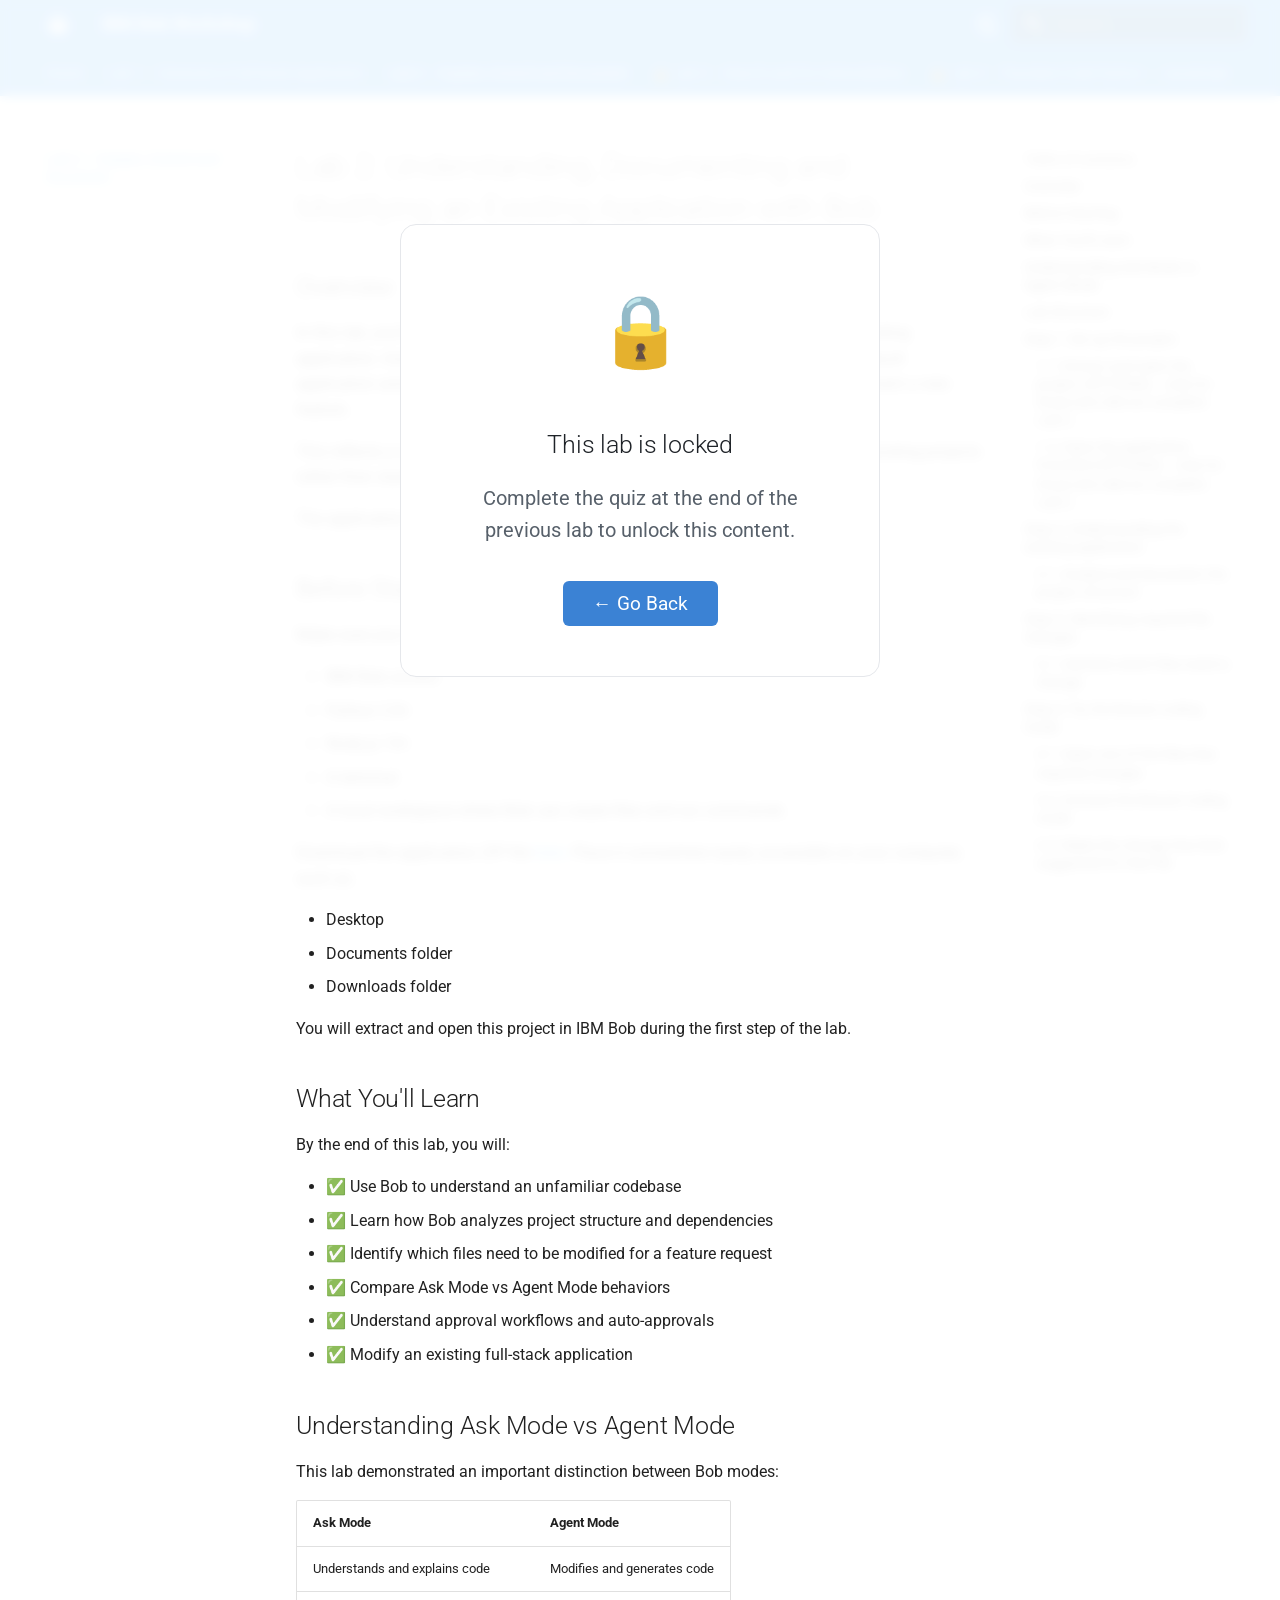
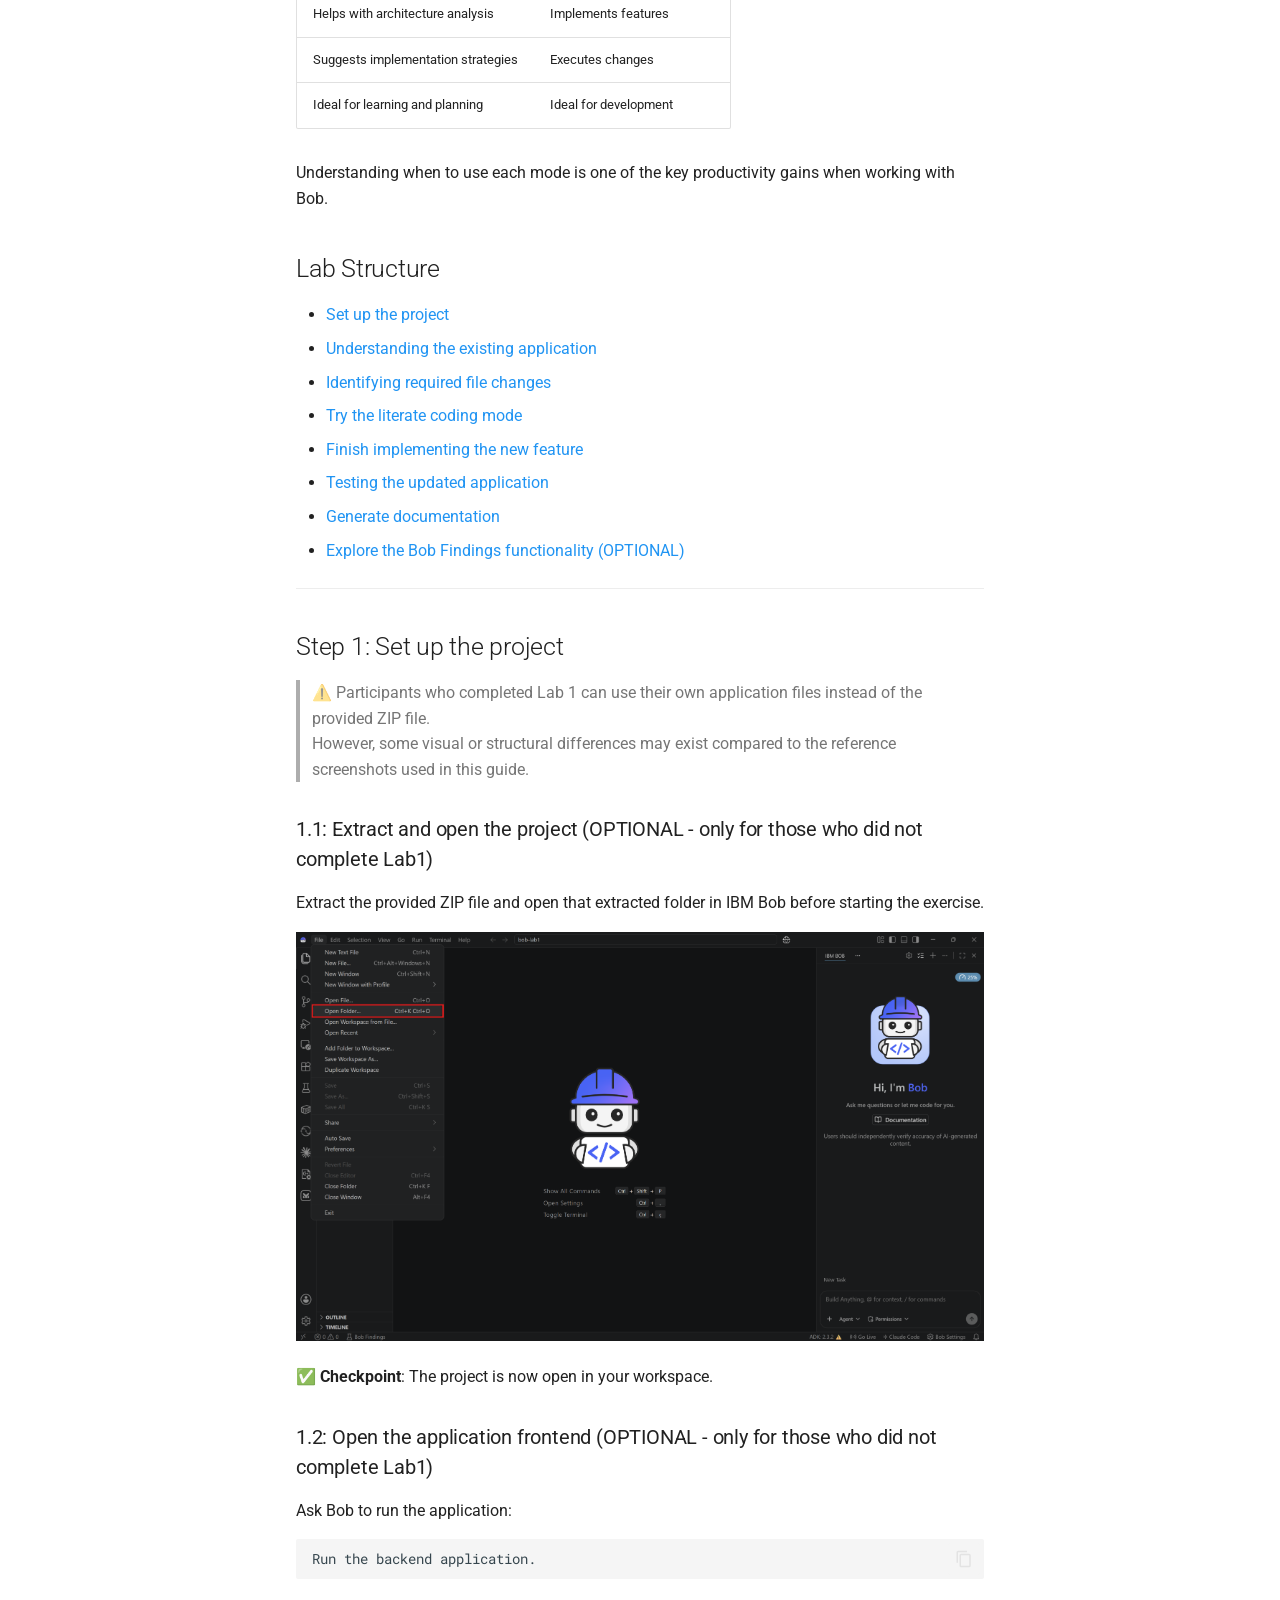
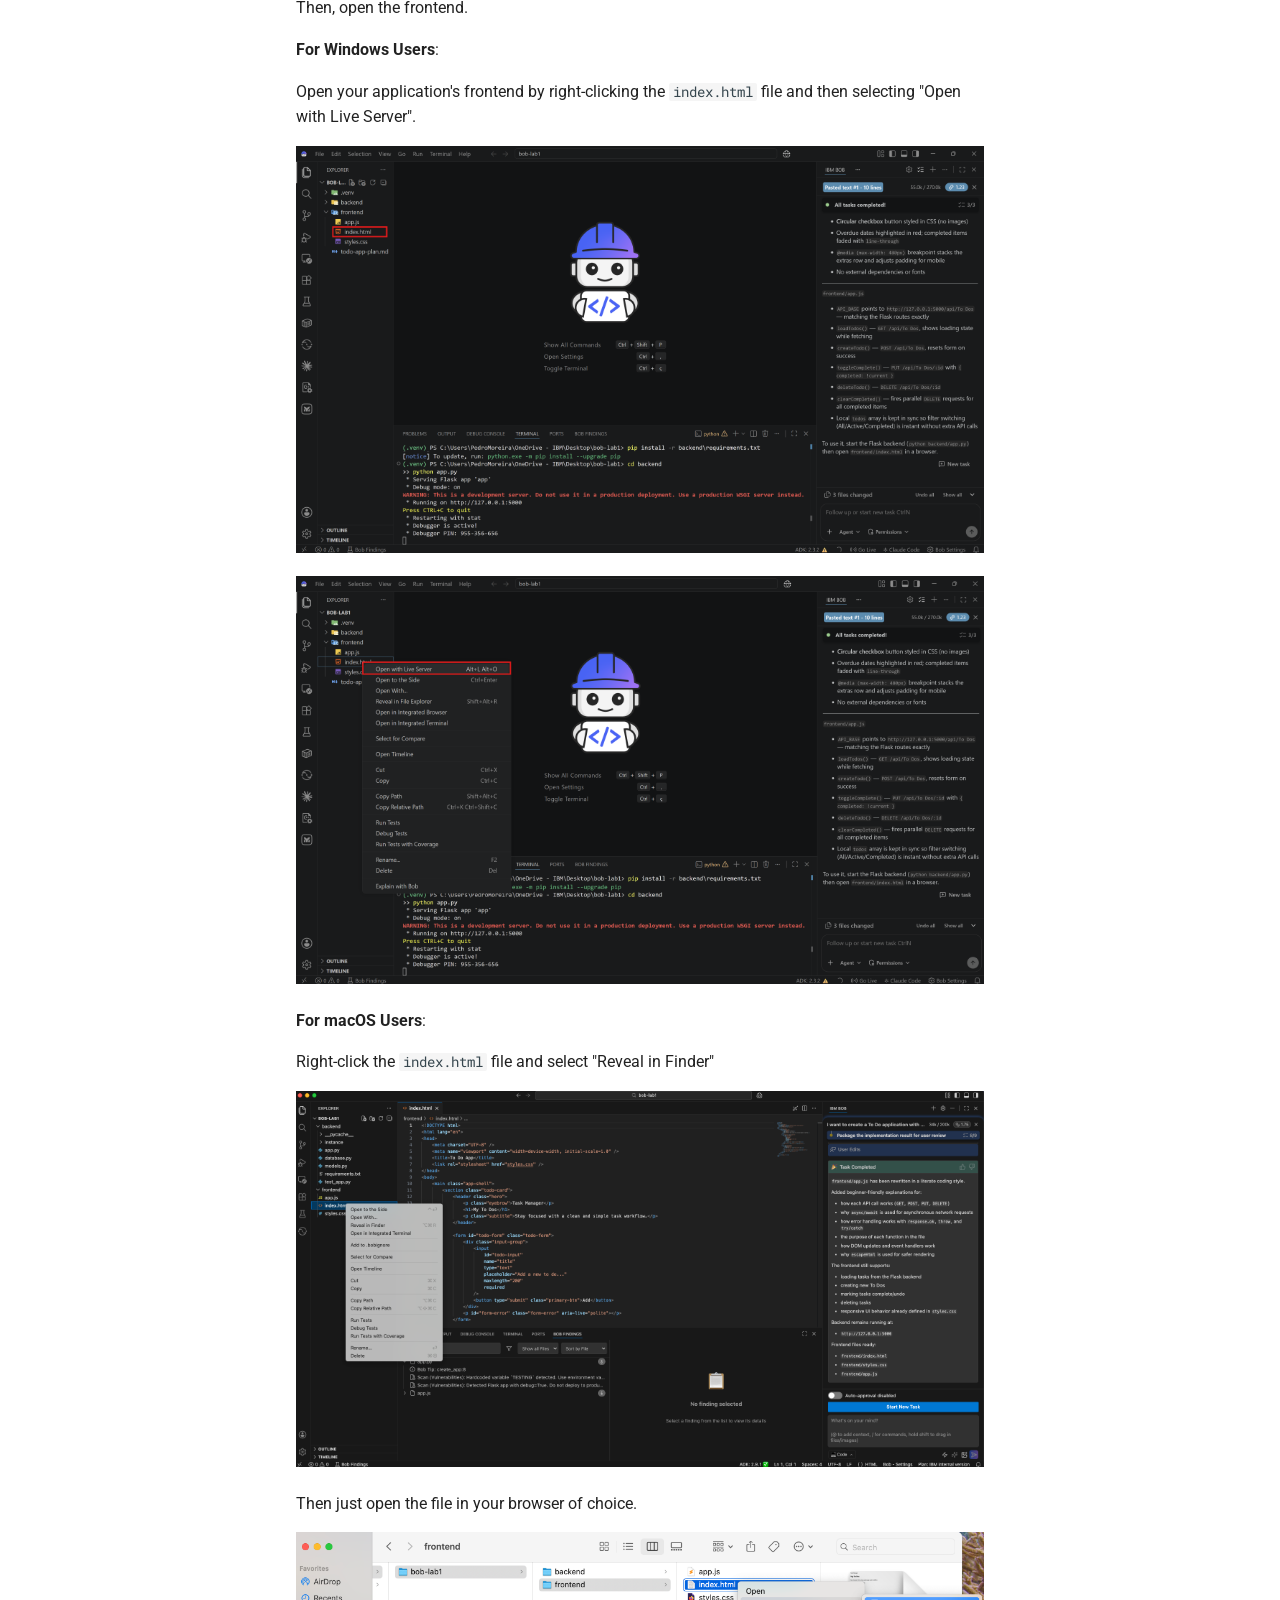
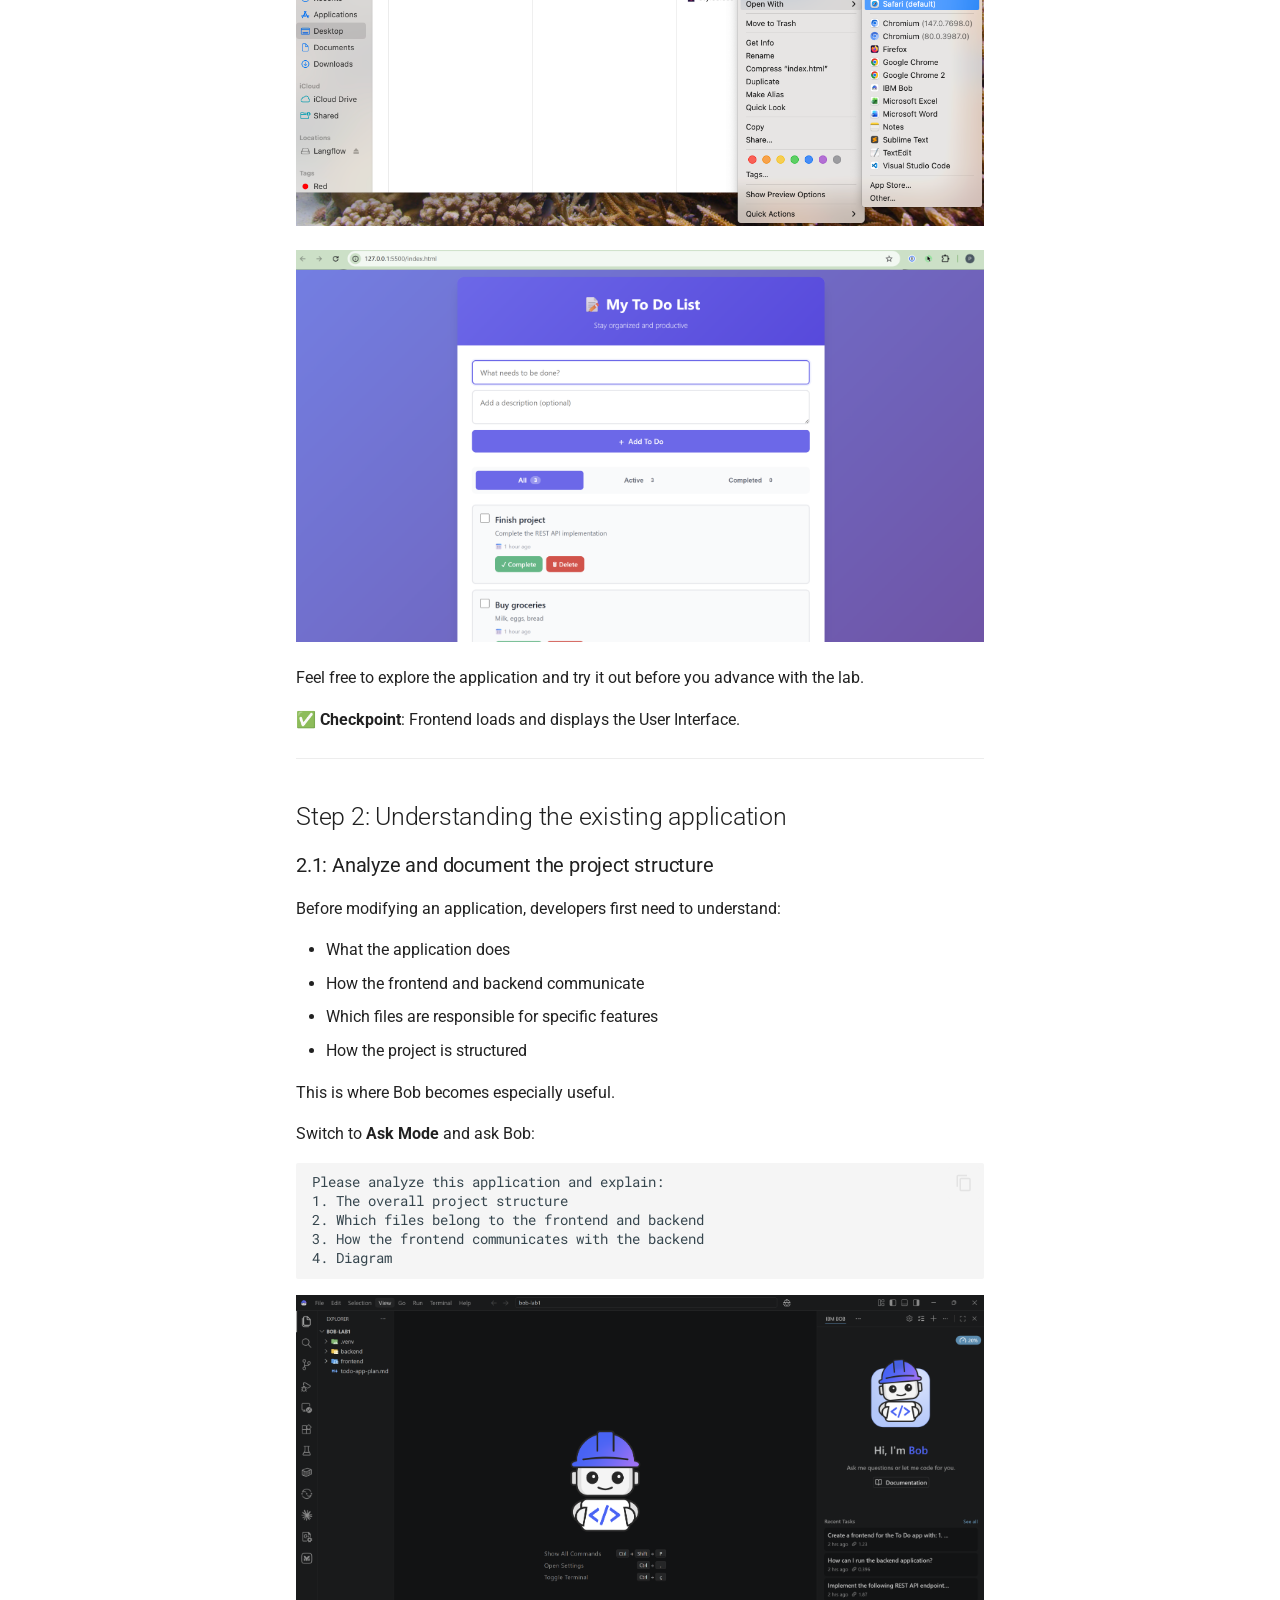
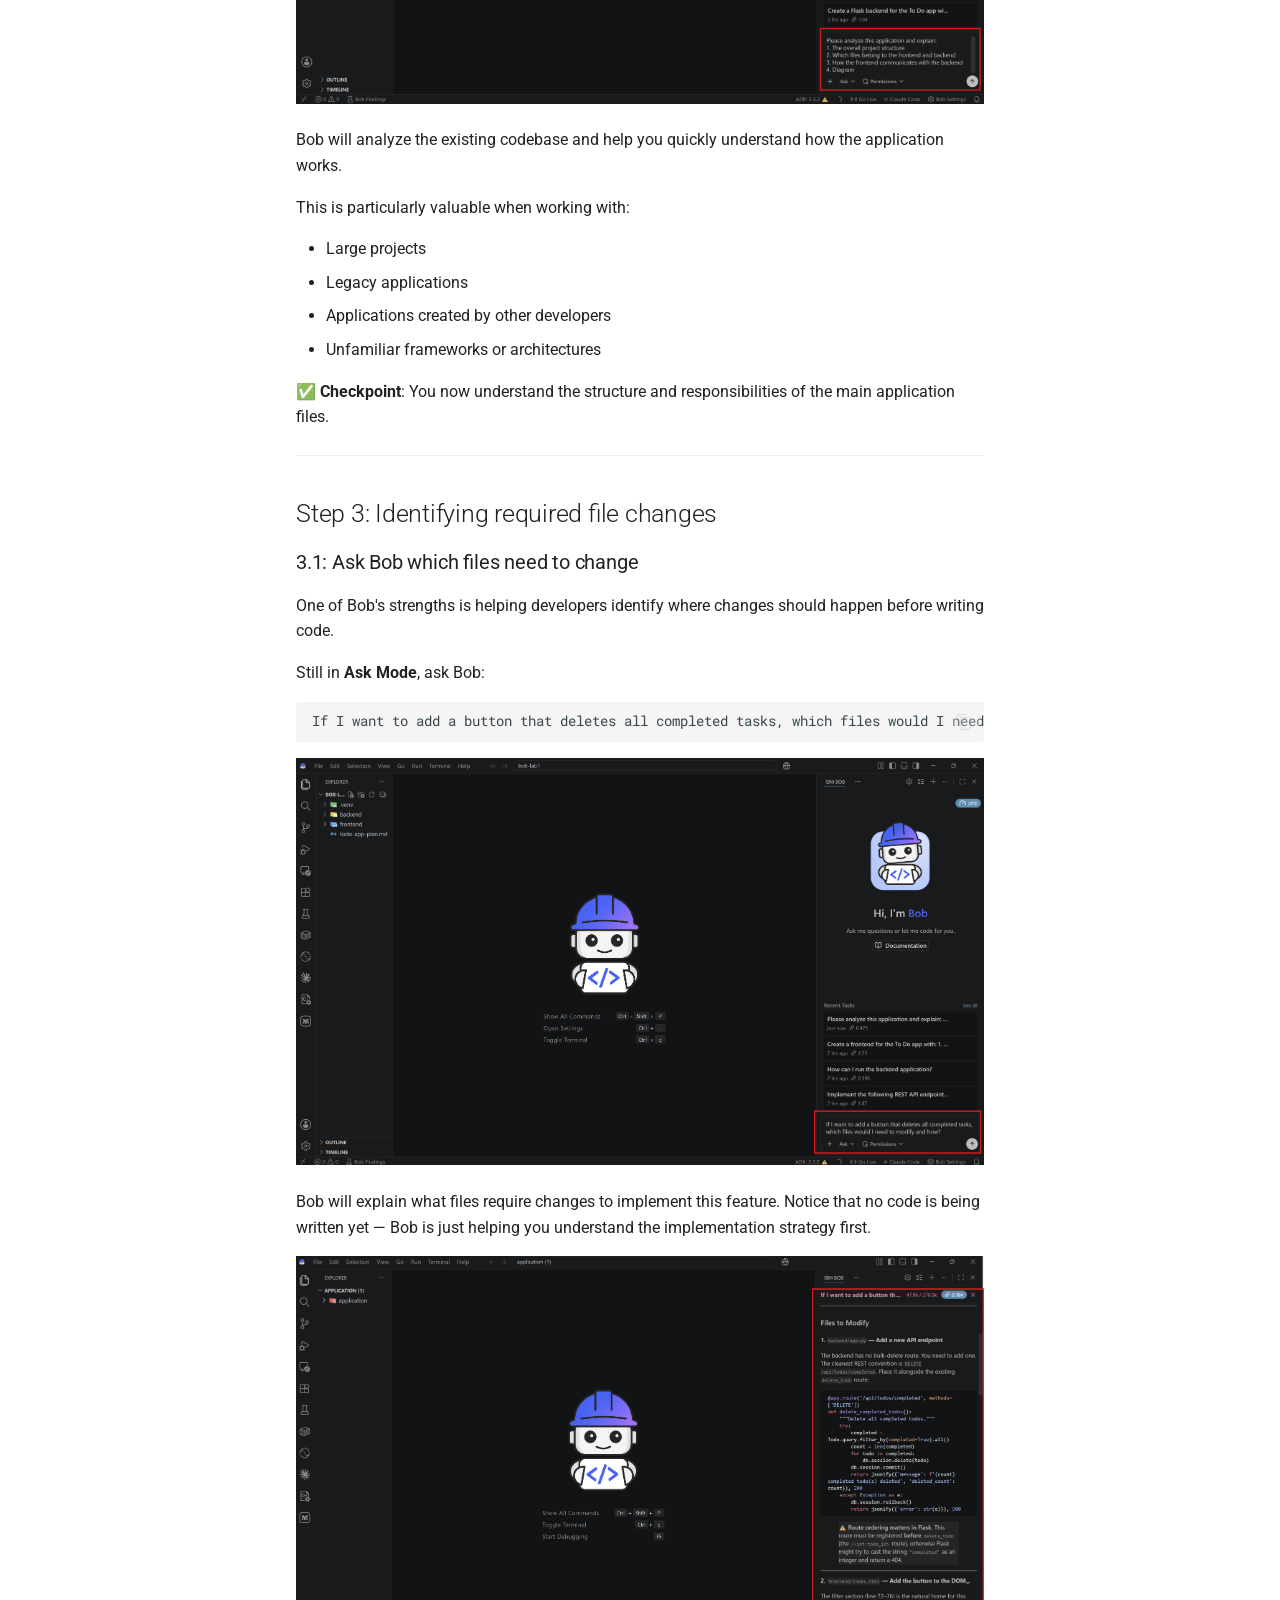
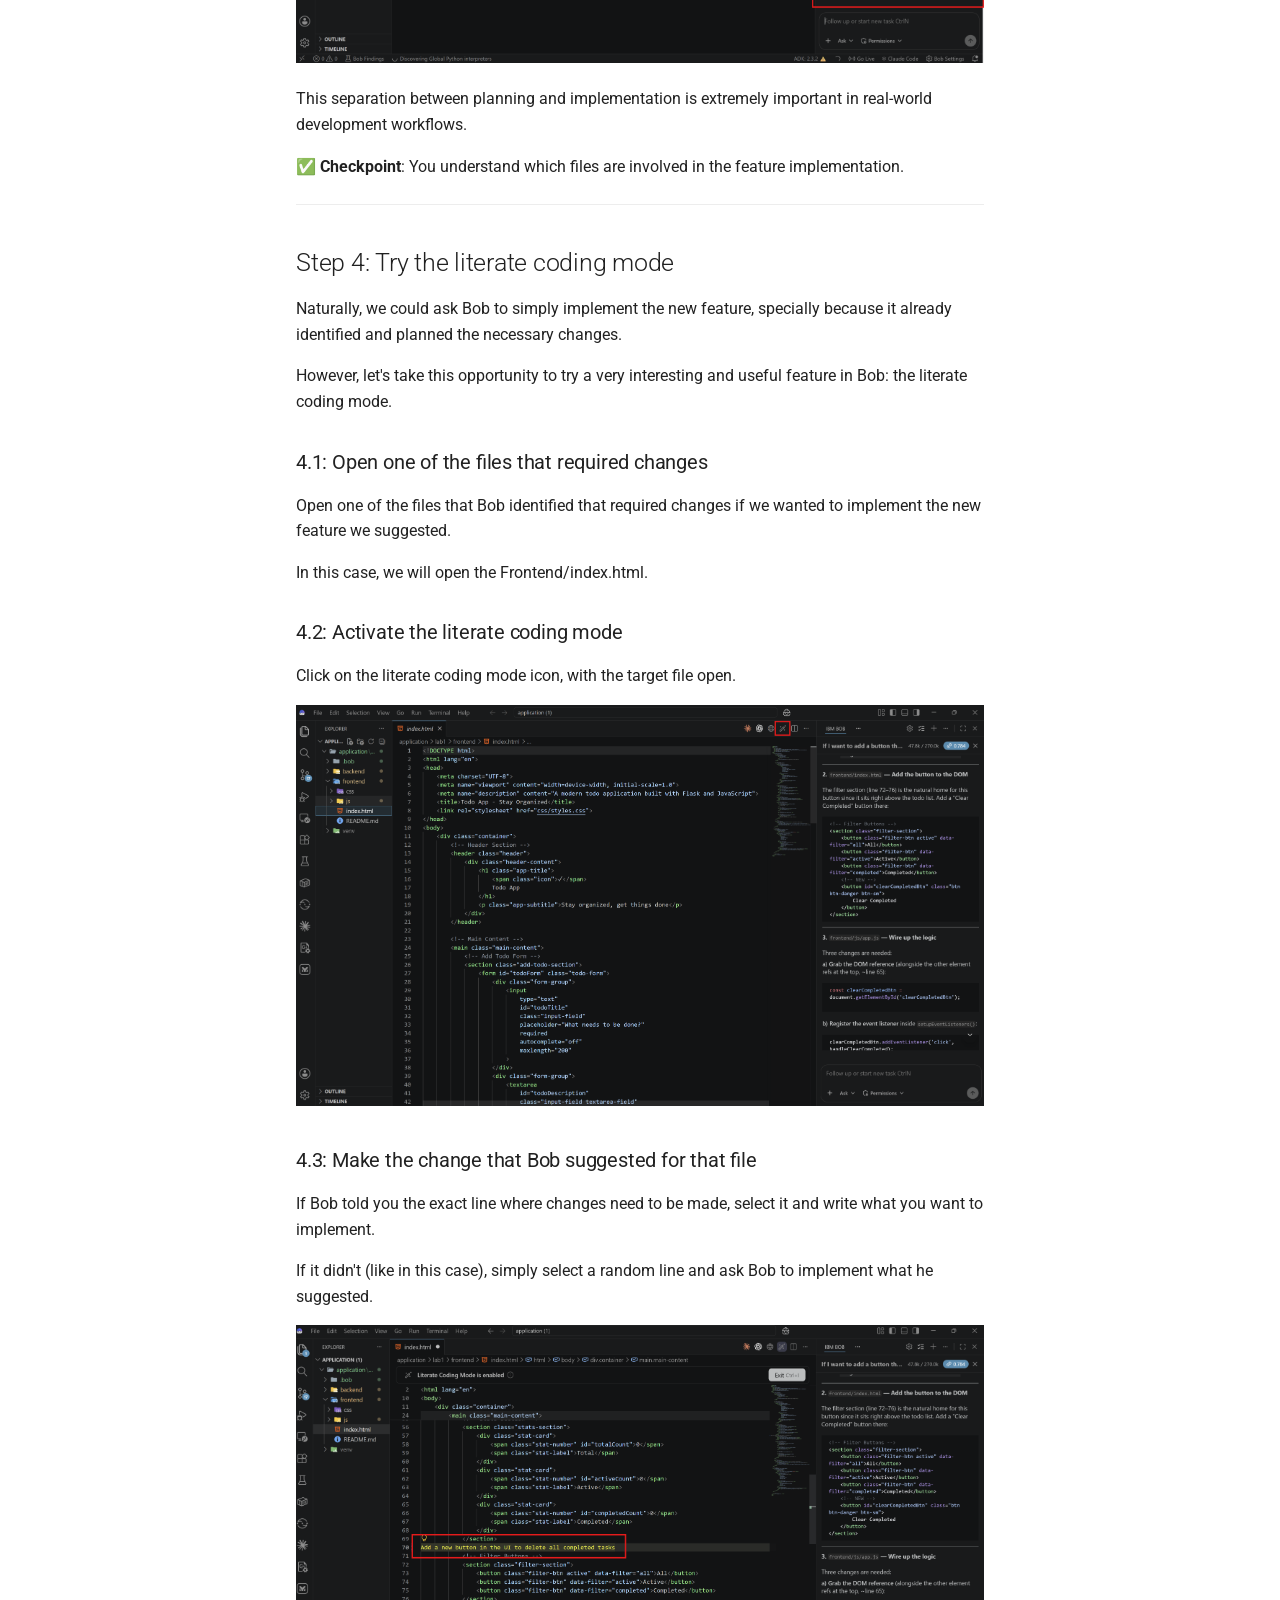
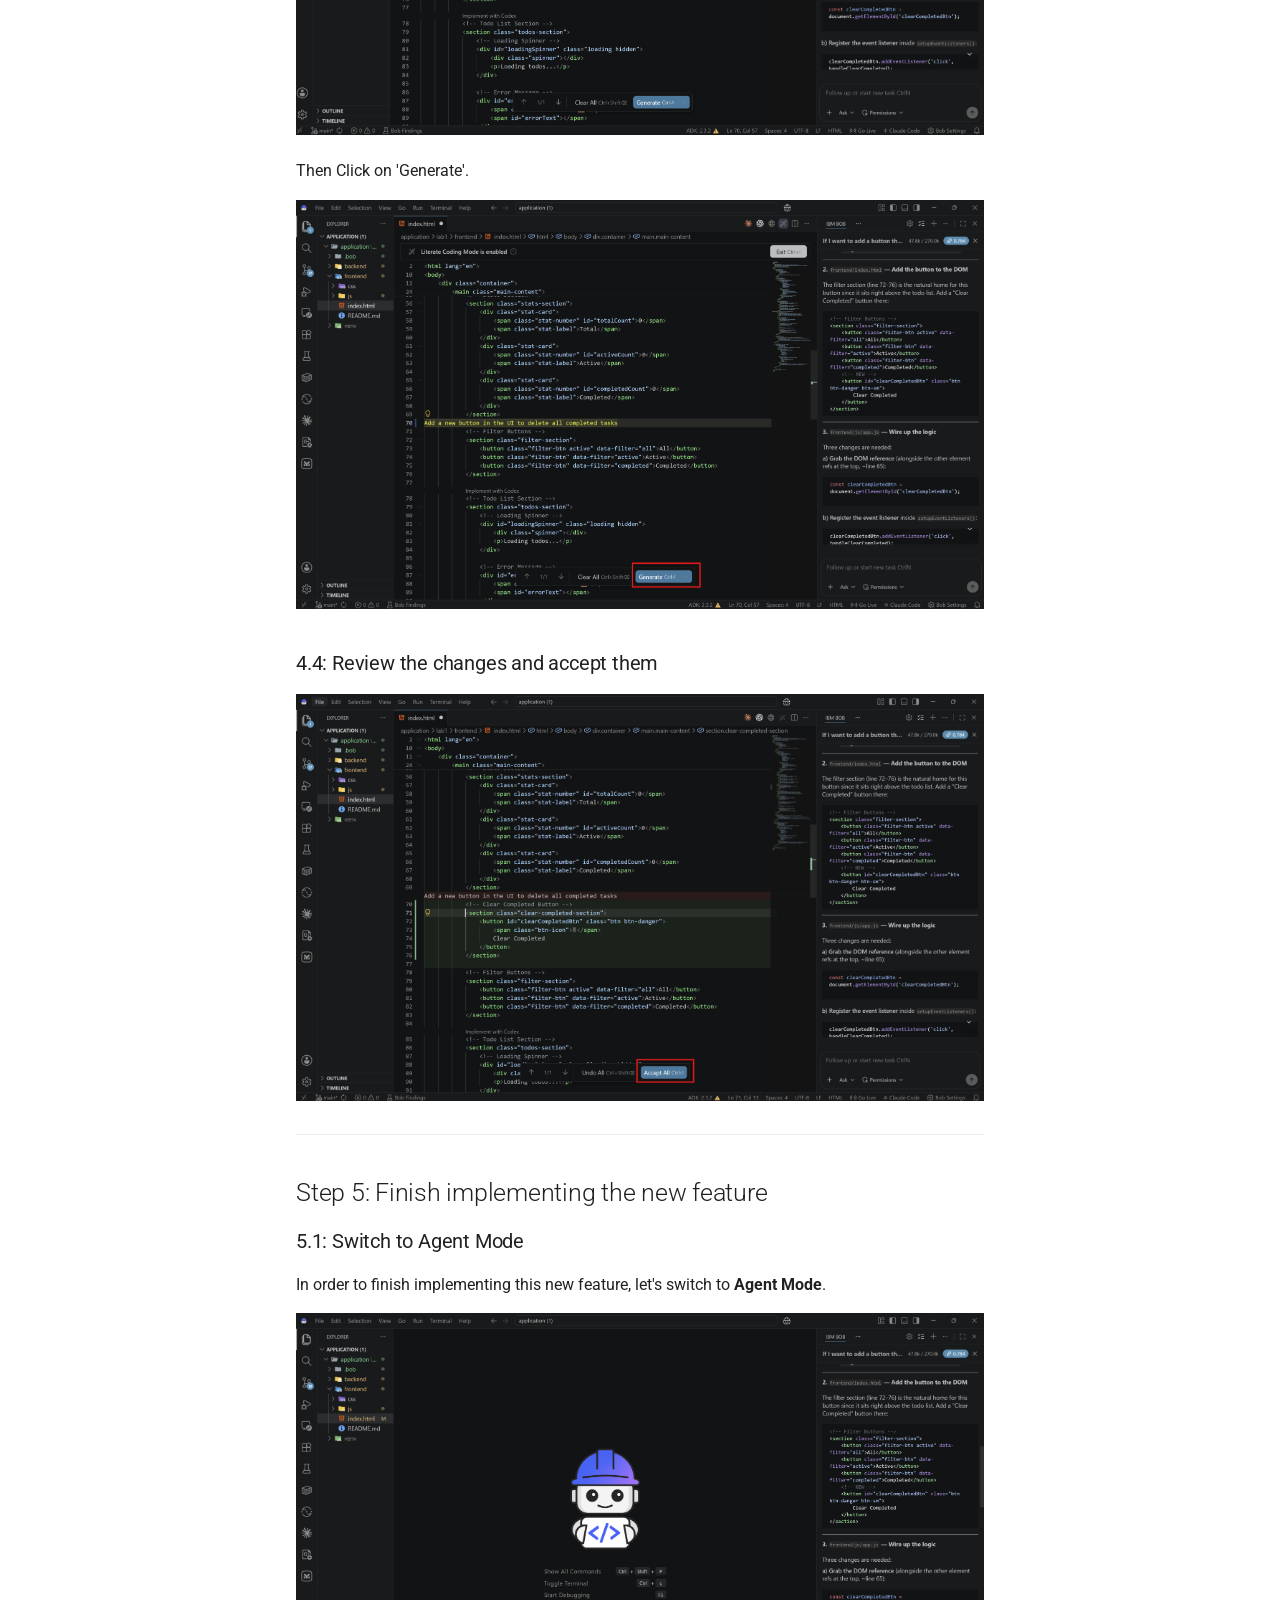
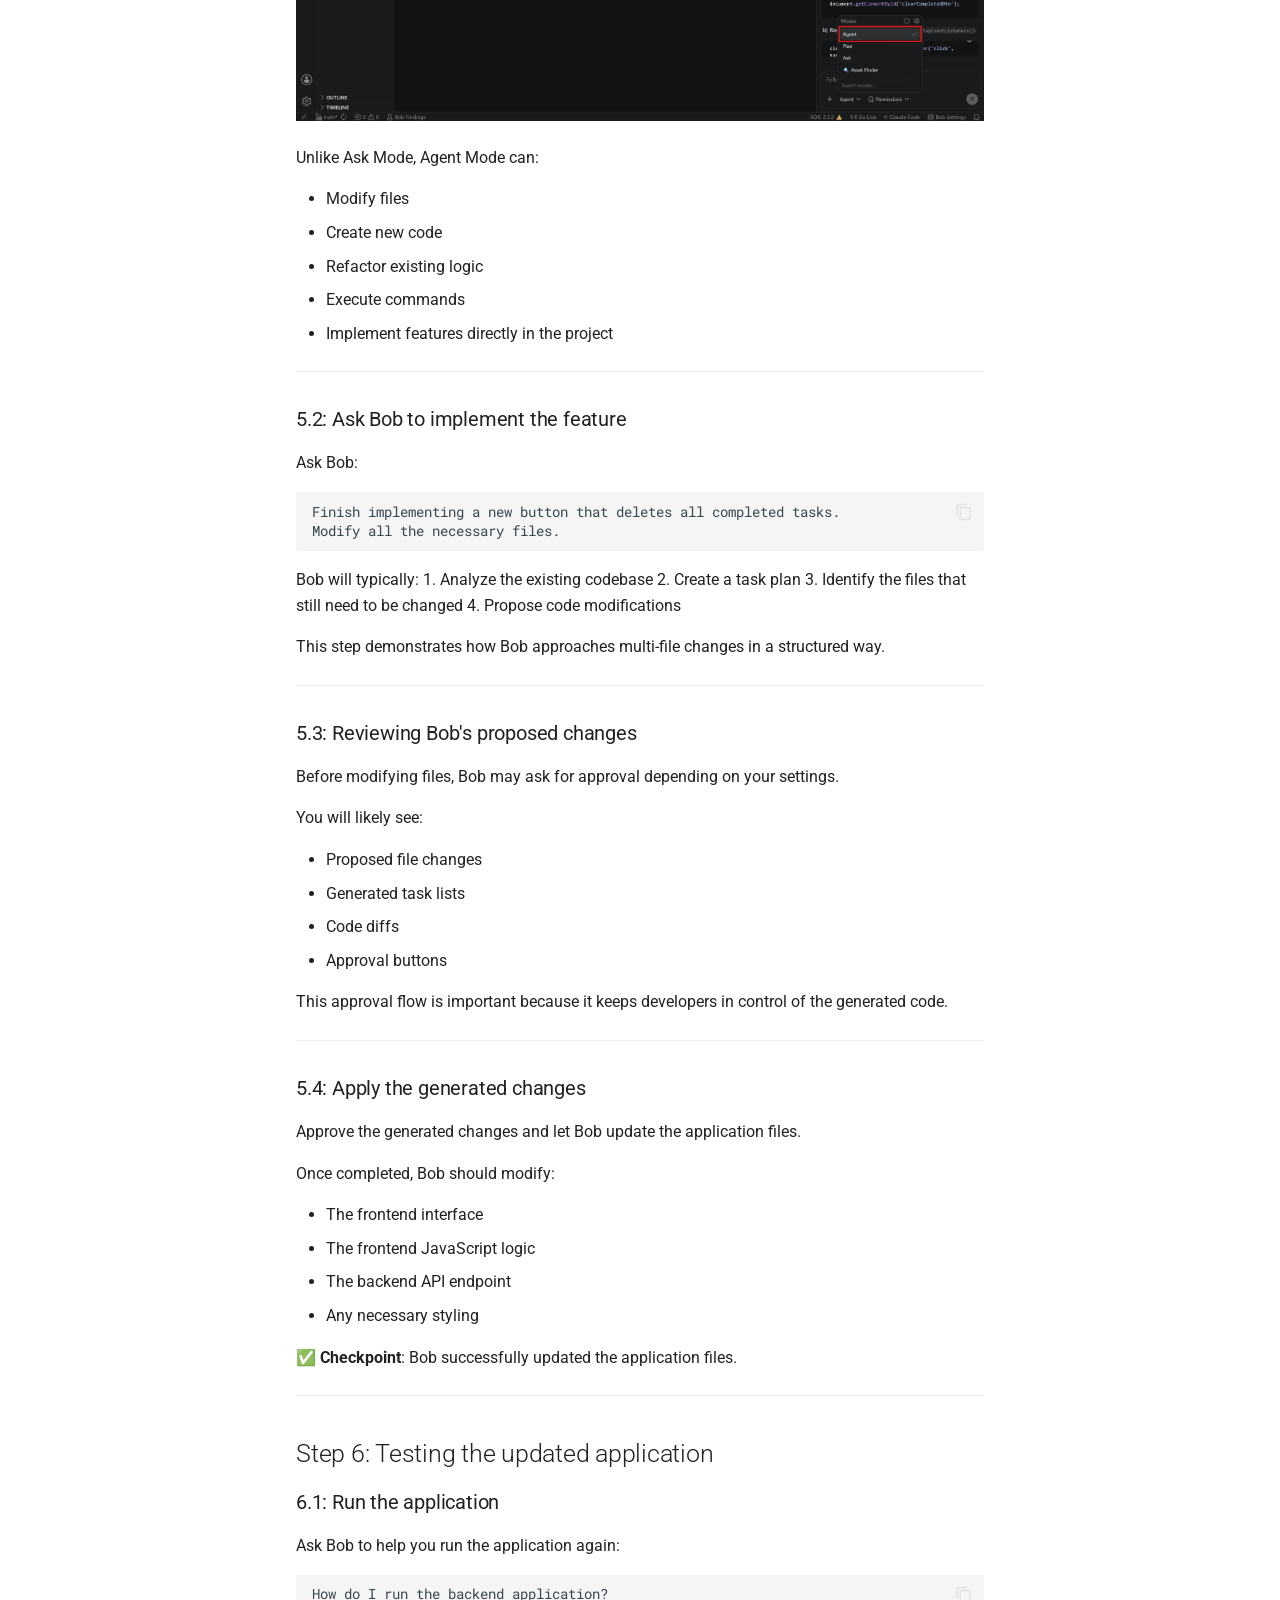
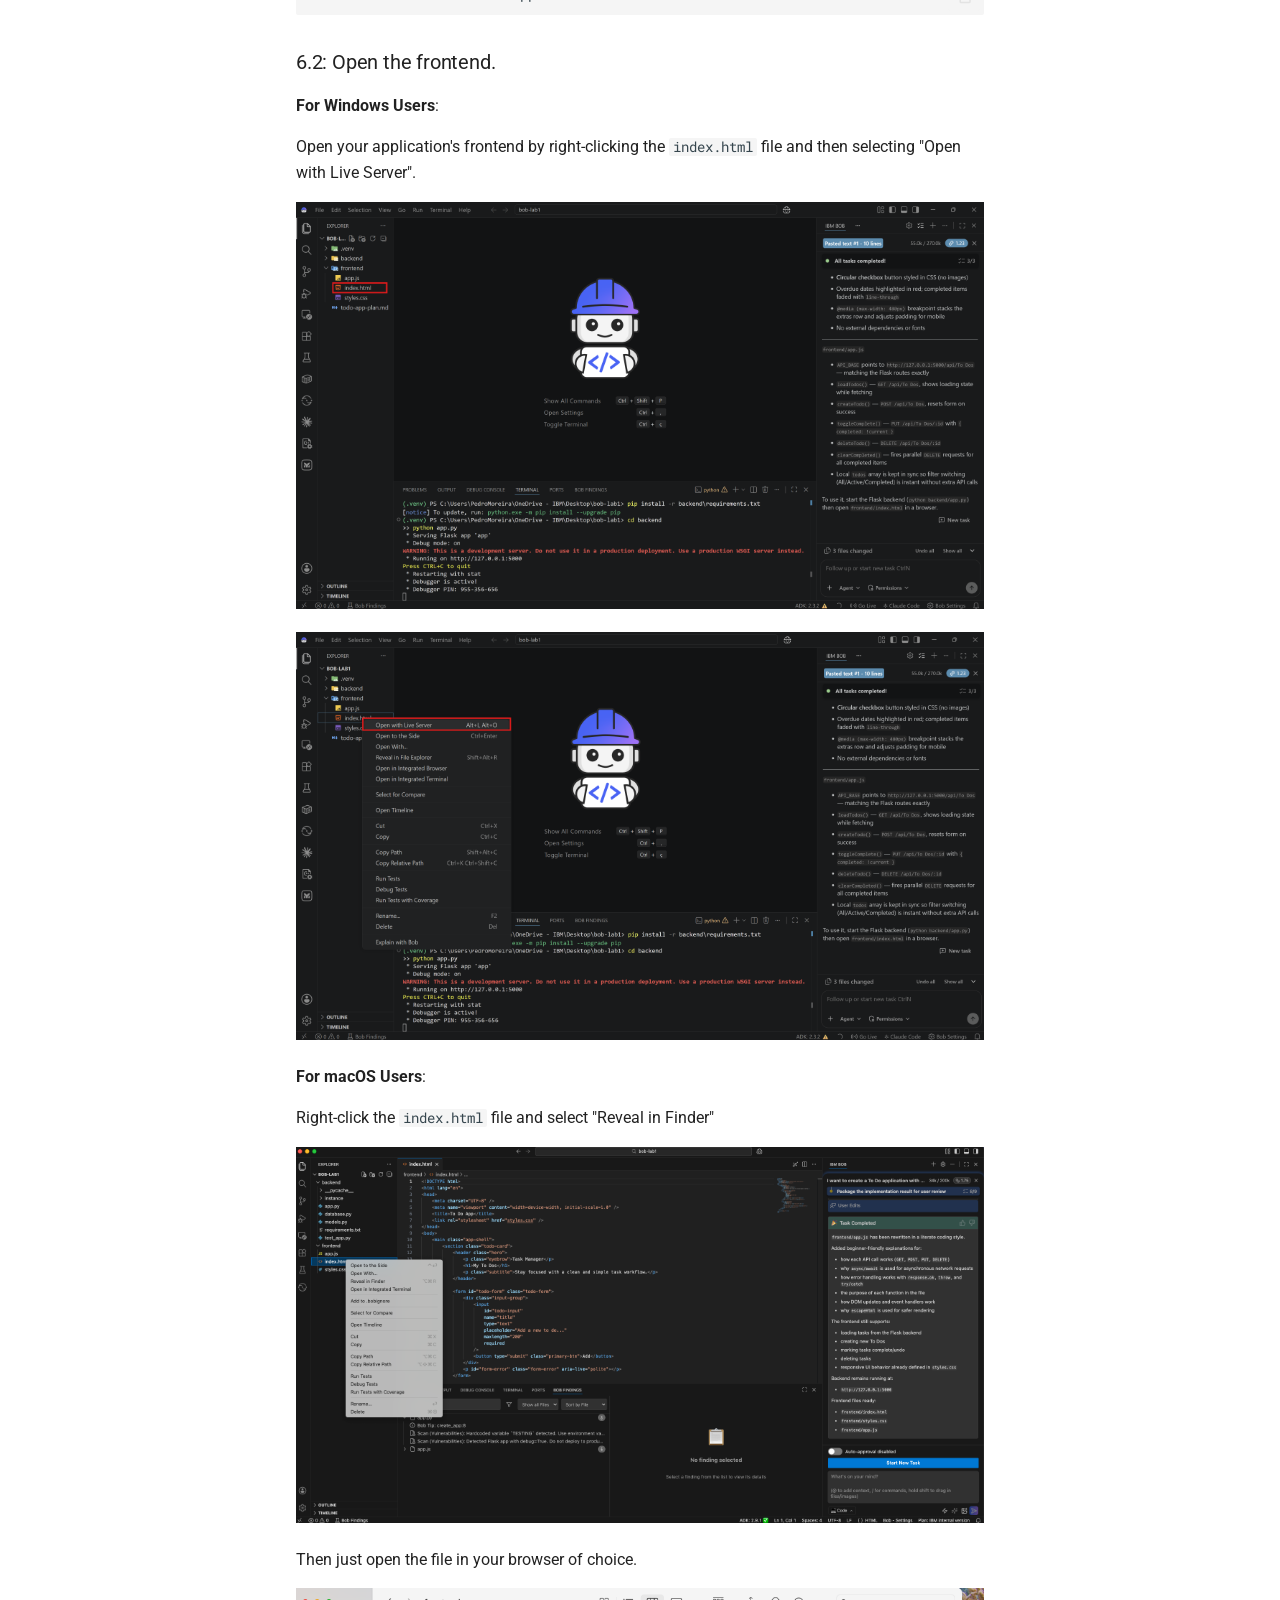
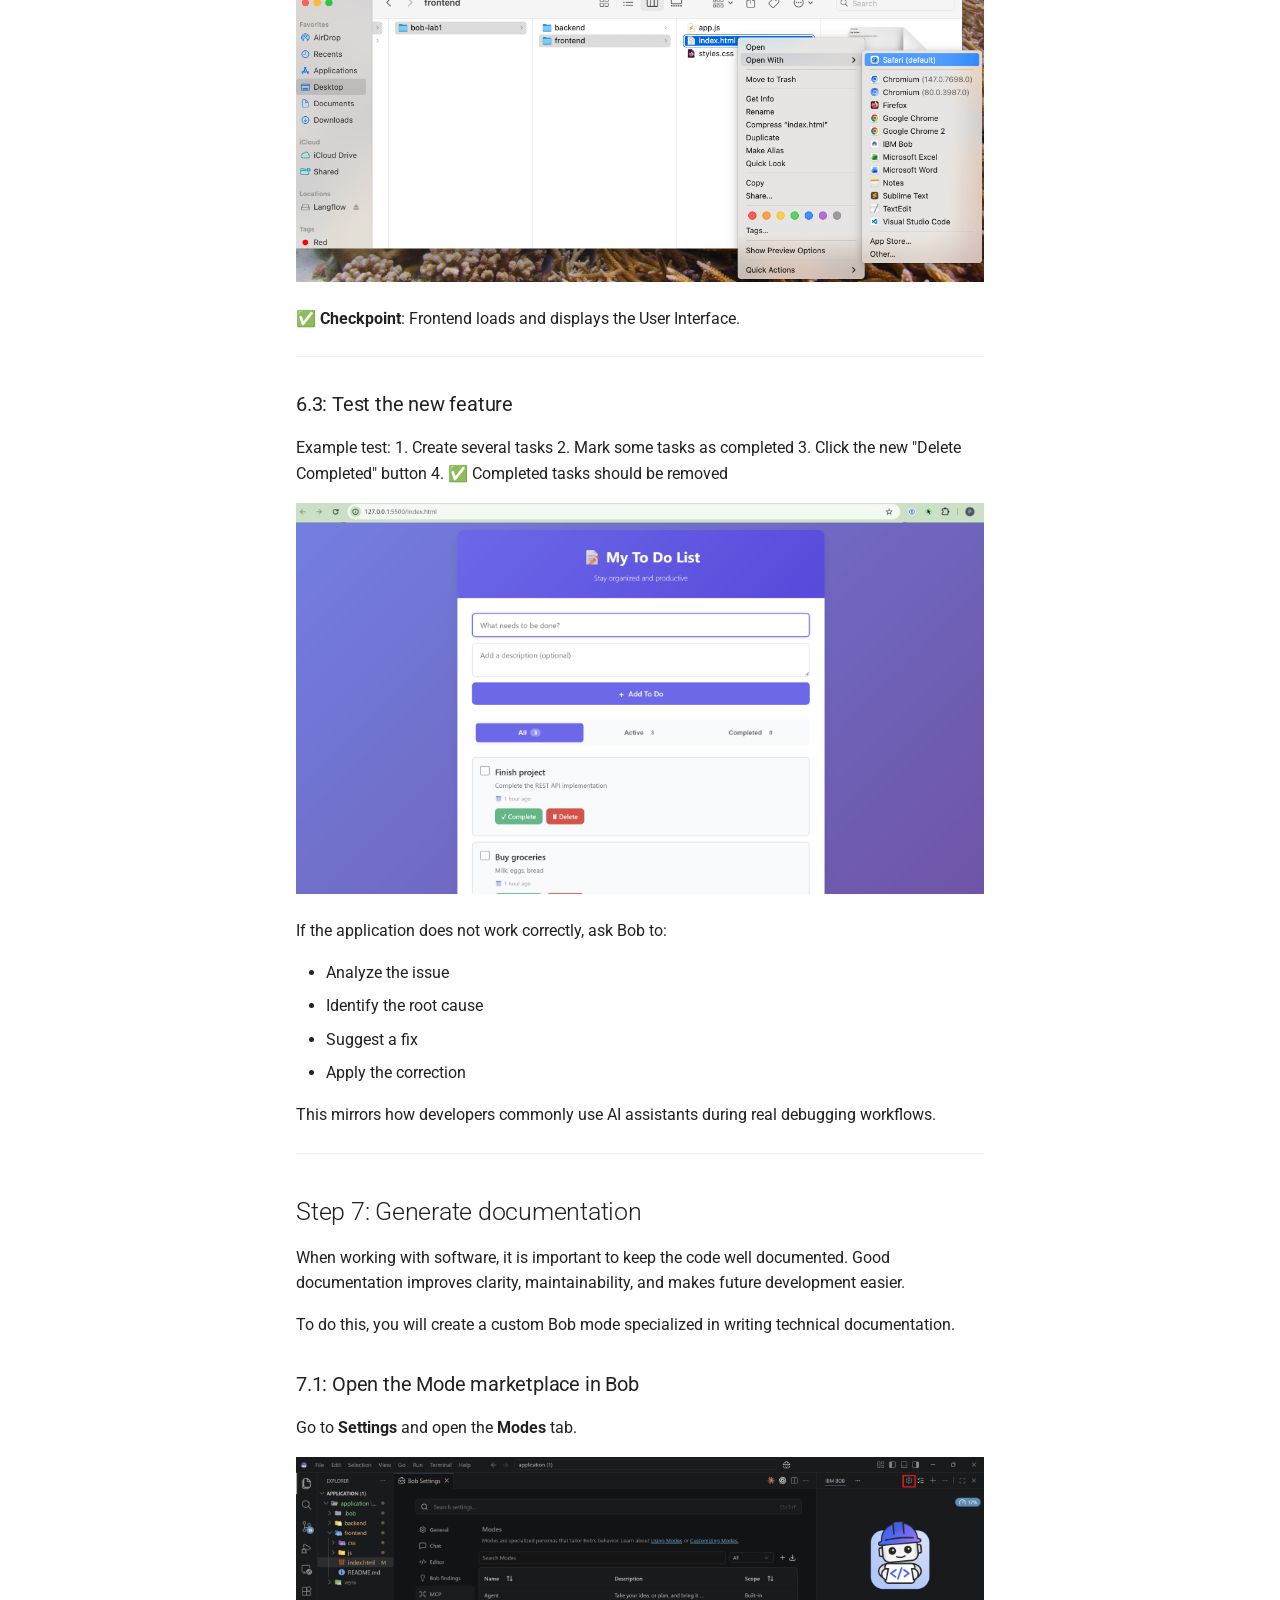
<file: lab2/index.html>
<!doctype html>
<html lang="en" class="no-js">
  <head>
    
      <meta charset="utf-8">
      <meta name="viewport" content="width=device-width,initial-scale=1">
      
        <meta name="description" content="Hands-on Labs for IBM Bob">
      
      
      
      
        <link rel="prev" href="../lab1/">
      
      
        <link rel="next" href="../lab3/">
      
      
        
      
      
      <link rel="icon" href="../assets/images/favicon.png">
      <meta name="generator" content="mkdocs-1.6.1, mkdocs-material-9.7.7">
    
    
      
        <title>Lab 2 — Explain, Extend and Document - IBM Bob Workshop</title>
      
    
    
      <link rel="stylesheet" href="../assets/stylesheets/main.ec1eaa64.min.css">
      
        
        <link rel="stylesheet" href="../assets/stylesheets/palette.ab4e12ef.min.css">
      
      


    
    
      
    
    
      
        
        
        <link rel="preconnect" href="https://fonts.gstatic.com" crossorigin>
        <link rel="stylesheet" href="https://fonts.googleapis.com/css?family=Roboto:300,300i,400,400i,700,700i%7CRoboto+Mono:400,400i,700,700i&display=fallback">
        <style>:root{--md-text-font:"Roboto";--md-code-font:"Roboto Mono"}</style>
      
    
    
      <link rel="stylesheet" href="../stylesheets/extra.css">
    
    <script>__md_scope=new URL("..",location),__md_hash=e=>[...e].reduce(((e,_)=>(e<<5)-e+_.charCodeAt(0)),0),__md_get=(e,_=localStorage,t=__md_scope)=>JSON.parse(_.getItem(t.pathname+"."+e)),__md_set=(e,_,t=localStorage,a=__md_scope)=>{try{t.setItem(a.pathname+"."+e,JSON.stringify(_))}catch(e){}}</script>
    
      

    
    
  </head>
  
  
    
    
      
    
    
    
    
    <body dir="ltr" data-md-color-scheme="default" data-md-color-primary="blue" data-md-color-accent="light-blue">
  
    
    <input class="md-toggle" data-md-toggle="drawer" type="checkbox" id="__drawer" autocomplete="off">
    <input class="md-toggle" data-md-toggle="search" type="checkbox" id="__search" autocomplete="off">
    <label class="md-overlay" for="__drawer"></label>
    <div data-md-component="skip">
      
        
        <a href="#lab-2-understanding-documenting-and-modifying-an-existing-application-with-bob" class="md-skip">
          Skip to content
        </a>
      
    </div>
    <div data-md-component="announce">
      
    </div>
    
    
      

<header class="md-header" data-md-component="header">
  <nav class="md-header__inner md-grid" aria-label="Header">
    <a href=".." title="IBM Bob Workshop" class="md-header__button md-logo" aria-label="IBM Bob Workshop" data-md-component="logo">
      
  
  <svg xmlns="http://www.w3.org/2000/svg" viewBox="0 0 24 24"><path d="M12 8a3 3 0 0 0 3-3 3 3 0 0 0-3-3 3 3 0 0 0-3 3 3 3 0 0 0 3 3m0 3.54C9.64 9.35 6.5 8 3 8v11c3.5 0 6.64 1.35 9 3.54 2.36-2.19 5.5-3.54 9-3.54V8c-3.5 0-6.64 1.35-9 3.54"/></svg>

    </a>
    <label class="md-header__button md-icon" for="__drawer">
      
      <svg xmlns="http://www.w3.org/2000/svg" viewBox="0 0 24 24"><path d="M3 6h18v2H3zm0 5h18v2H3zm0 5h18v2H3z"/></svg>
    </label>
    <div class="md-header__title" data-md-component="header-title">
      <div class="md-header__ellipsis">
        <div class="md-header__topic">
          <span class="md-ellipsis">
            IBM Bob Workshop
          </span>
        </div>
        <div class="md-header__topic" data-md-component="header-topic">
          <span class="md-ellipsis">
            
              Lab 2 — Explain, Extend and Document
            
          </span>
        </div>
      </div>
    </div>
    
      
        <form class="md-header__option" data-md-component="palette">
  
    
    
    
    <input class="md-option" data-md-color-media="" data-md-color-scheme="default" data-md-color-primary="blue" data-md-color-accent="light-blue"  aria-label="Switch to dark mode"  type="radio" name="__palette" id="__palette_0">
    
      <label class="md-header__button md-icon" title="Switch to dark mode" for="__palette_1" hidden>
        <svg xmlns="http://www.w3.org/2000/svg" viewBox="0 0 24 24"><path d="m17.75 4.09-2.53 1.94.91 3.06-2.63-1.81-2.63 1.81.91-3.06-2.53-1.94L12.44 4l1.06-3 1.06 3zm3.5 6.91-1.64 1.25.59 1.98-1.7-1.17-1.7 1.17.59-1.98L15.75 11l2.06-.05L18.5 9l.69 1.95zm-2.28 4.95c.83-.08 1.72 1.1 1.19 1.85-.32.45-.66.87-1.08 1.27C15.17 23 8.84 23 4.94 19.07c-3.91-3.9-3.91-10.24 0-14.14.4-.4.82-.76 1.27-1.08.75-.53 1.93.36 1.85 1.19-.27 2.86.69 5.83 2.89 8.02a9.96 9.96 0 0 0 8.02 2.89m-1.64 2.02a12.08 12.08 0 0 1-7.8-3.47c-2.17-2.19-3.33-5-3.49-7.82-2.81 3.14-2.7 7.96.31 10.98 3.02 3.01 7.84 3.12 10.98.31"/></svg>
      </label>
    
  
    
    
    
    <input class="md-option" data-md-color-media="" data-md-color-scheme="slate" data-md-color-primary="blue" data-md-color-accent="light-blue"  aria-label="Switch to light mode"  type="radio" name="__palette" id="__palette_1">
    
      <label class="md-header__button md-icon" title="Switch to light mode" for="__palette_0" hidden>
        <svg xmlns="http://www.w3.org/2000/svg" viewBox="0 0 24 24"><path d="M12 7a5 5 0 0 1 5 5 5 5 0 0 1-5 5 5 5 0 0 1-5-5 5 5 0 0 1 5-5m0 2a3 3 0 0 0-3 3 3 3 0 0 0 3 3 3 3 0 0 0 3-3 3 3 0 0 0-3-3m0-7 2.39 3.42C13.65 5.15 12.84 5 12 5s-1.65.15-2.39.42zM3.34 7l4.16-.35A7.2 7.2 0 0 0 5.94 8.5c-.44.74-.69 1.5-.83 2.29zm.02 10 1.76-3.77a7.131 7.131 0 0 0 2.38 4.14zM20.65 7l-1.77 3.79a7.02 7.02 0 0 0-2.38-4.15zm-.01 10-4.14.36c.59-.51 1.12-1.14 1.54-1.86.42-.73.69-1.5.83-2.29zM12 22l-2.41-3.44c.74.27 1.55.44 2.41.44.82 0 1.63-.17 2.37-.44z"/></svg>
      </label>
    
  
</form>
      
    
    
      <script>var palette=__md_get("__palette");if(palette&&palette.color){if("(prefers-color-scheme)"===palette.color.media){var media=matchMedia("(prefers-color-scheme: light)"),input=document.querySelector(media.matches?"[data-md-color-media='(prefers-color-scheme: light)']":"[data-md-color-media='(prefers-color-scheme: dark)']");palette.color.media=input.getAttribute("data-md-color-media"),palette.color.scheme=input.getAttribute("data-md-color-scheme"),palette.color.primary=input.getAttribute("data-md-color-primary"),palette.color.accent=input.getAttribute("data-md-color-accent")}for(var[key,value]of Object.entries(palette.color))document.body.setAttribute("data-md-color-"+key,value)}</script>
    
    
    
      
      
        <label class="md-header__button md-icon" for="__search">
          
          <svg xmlns="http://www.w3.org/2000/svg" viewBox="0 0 24 24"><path d="M9.5 3A6.5 6.5 0 0 1 16 9.5c0 1.61-.59 3.09-1.56 4.23l.27.27h.79l5 5-1.5 1.5-5-5v-.79l-.27-.27A6.52 6.52 0 0 1 9.5 16 6.5 6.5 0 0 1 3 9.5 6.5 6.5 0 0 1 9.5 3m0 2C7 5 5 7 5 9.5S7 14 9.5 14 14 12 14 9.5 12 5 9.5 5"/></svg>
        </label>
        <div class="md-search" data-md-component="search" role="dialog">
  <label class="md-search__overlay" for="__search"></label>
  <div class="md-search__inner" role="search">
    <form class="md-search__form" name="search">
      <input type="text" class="md-search__input" name="query" aria-label="Search" placeholder="Search" autocapitalize="off" autocorrect="off" autocomplete="off" spellcheck="false" data-md-component="search-query" required>
      <label class="md-search__icon md-icon" for="__search">
        
        <svg xmlns="http://www.w3.org/2000/svg" viewBox="0 0 24 24"><path d="M9.5 3A6.5 6.5 0 0 1 16 9.5c0 1.61-.59 3.09-1.56 4.23l.27.27h.79l5 5-1.5 1.5-5-5v-.79l-.27-.27A6.52 6.52 0 0 1 9.5 16 6.5 6.5 0 0 1 3 9.5 6.5 6.5 0 0 1 9.5 3m0 2C7 5 5 7 5 9.5S7 14 9.5 14 14 12 14 9.5 12 5 9.5 5"/></svg>
        
        <svg xmlns="http://www.w3.org/2000/svg" viewBox="0 0 24 24"><path d="M20 11v2H8l5.5 5.5-1.42 1.42L4.16 12l7.92-7.92L13.5 5.5 8 11z"/></svg>
      </label>
      <nav class="md-search__options" aria-label="Search">
        
        <button type="reset" class="md-search__icon md-icon" title="Clear" aria-label="Clear" tabindex="-1">
          
          <svg xmlns="http://www.w3.org/2000/svg" viewBox="0 0 24 24"><path d="M19 6.41 17.59 5 12 10.59 6.41 5 5 6.41 10.59 12 5 17.59 6.41 19 12 13.41 17.59 19 19 17.59 13.41 12z"/></svg>
        </button>
      </nav>
      
    </form>
    <div class="md-search__output">
      <div class="md-search__scrollwrap" tabindex="0" data-md-scrollfix>
        <div class="md-search-result" data-md-component="search-result">
          <div class="md-search-result__meta">
            Initializing search
          </div>
          <ol class="md-search-result__list" role="presentation"></ol>
        </div>
      </div>
    </div>
  </div>
</div>
      
    
    
  </nav>
  
</header>
    
    <div class="md-container" data-md-component="container">
      
      
        
          
            
<nav class="md-tabs" aria-label="Tabs" data-md-component="tabs">
  <div class="md-grid">
    <ul class="md-tabs__list">
      
        
  
  
  
  
    <li class="md-tabs__item">
      <a href=".." class="md-tabs__link">
        
  
  
    
  
  Home

      </a>
    </li>
  

      
        
  
  
  
  
    <li class="md-tabs__item">
      <a href="../lab1/" class="md-tabs__link">
        
  
  
    
  
  Lab 1 — Generate a Full-Stack Application

      </a>
    </li>
  

      
        
  
  
  
    
  
  
    <li class="md-tabs__item md-tabs__item--active">
      <a href="./" class="md-tabs__link">
        
  
  
    
  
  Lab 2 — Explain, Extend and Document

      </a>
    </li>
  

      
        
  
  
  
  
    <li class="md-tabs__item">
      <a href="../lab3/" class="md-tabs__link">
        
  
  
    
  
  Lab 3 — Search and Fix Vulnerabilities

      </a>
    </li>
  

      
        
  
  
  
  
    <li class="md-tabs__item">
      <a href="../lab4/" class="md-tabs__link">
        
  
  
    
  
  Lab 4 — Translate Code Python → JavaScript

      </a>
    </li>
  

      
        
  
  
  
  
    <li class="md-tabs__item">
      <a href="../lab5/" class="md-tabs__link">
        
  
  
    
  
  Lab 5 — Modernize Legacy Java Code

      </a>
    </li>
  

      
    </ul>
  </div>
</nav>
          
        
      
      <main class="md-main" data-md-component="main">
        <div class="md-main__inner md-grid">
          
            
              
              <div class="md-sidebar md-sidebar--primary" data-md-component="sidebar" data-md-type="navigation" >
                <div class="md-sidebar__scrollwrap">
                  <div class="md-sidebar__inner">
                    


  


<nav class="md-nav md-nav--primary md-nav--lifted" aria-label="Navigation" data-md-level="0">
  <label class="md-nav__title" for="__drawer">
    <a href=".." title="IBM Bob Workshop" class="md-nav__button md-logo" aria-label="IBM Bob Workshop" data-md-component="logo">
      
  
  <svg xmlns="http://www.w3.org/2000/svg" viewBox="0 0 24 24"><path d="M12 8a3 3 0 0 0 3-3 3 3 0 0 0-3-3 3 3 0 0 0-3 3 3 3 0 0 0 3 3m0 3.54C9.64 9.35 6.5 8 3 8v11c3.5 0 6.64 1.35 9 3.54 2.36-2.19 5.5-3.54 9-3.54V8c-3.5 0-6.64 1.35-9 3.54"/></svg>

    </a>
    IBM Bob Workshop
  </label>
  
  <ul class="md-nav__list" data-md-scrollfix>
    
      
      
  
  
  
  
    <li class="md-nav__item">
      <a href=".." class="md-nav__link">
        
  
  
  <span class="md-ellipsis">
    
  
    Home
  

    
  </span>
  
  

      </a>
    </li>
  

    
      
      
  
  
  
  
    <li class="md-nav__item">
      <a href="../lab1/" class="md-nav__link">
        
  
  
  <span class="md-ellipsis">
    
  
    Lab 1 — Generate a Full-Stack Application
  

    
  </span>
  
  

      </a>
    </li>
  

    
      
      
  
  
    
  
  
  
    <li class="md-nav__item md-nav__item--active">
      
      <input class="md-nav__toggle md-toggle" type="checkbox" id="__toc">
      
      
        
      
      
        <label class="md-nav__link md-nav__link--active" for="__toc">
          
  
  
  <span class="md-ellipsis">
    
  
    Lab 2 — Explain, Extend and Document
  

    
  </span>
  
  

          <span class="md-nav__icon md-icon"></span>
        </label>
      
      <a href="./" class="md-nav__link md-nav__link--active">
        
  
  
  <span class="md-ellipsis">
    
  
    Lab 2 — Explain, Extend and Document
  

    
  </span>
  
  

      </a>
      
        

<nav class="md-nav md-nav--secondary" aria-label="Table of contents">
  
  
  
    
  
  
    <label class="md-nav__title" for="__toc">
      <span class="md-nav__icon md-icon"></span>
      Table of contents
    </label>
    <ul class="md-nav__list" data-md-component="toc" data-md-scrollfix>
      
        <li class="md-nav__item">
  <a href="#overview" class="md-nav__link">
    <span class="md-ellipsis">
      
        Overview
      
    </span>
  </a>
  
</li>
      
        <li class="md-nav__item">
  <a href="#before-starting" class="md-nav__link">
    <span class="md-ellipsis">
      
        Before Starting
      
    </span>
  </a>
  
</li>
      
        <li class="md-nav__item">
  <a href="#what-youll-learn" class="md-nav__link">
    <span class="md-ellipsis">
      
        What You'll Learn
      
    </span>
  </a>
  
</li>
      
        <li class="md-nav__item">
  <a href="#understanding-ask-mode-vs-agent-mode" class="md-nav__link">
    <span class="md-ellipsis">
      
        Understanding Ask Mode vs Agent Mode
      
    </span>
  </a>
  
</li>
      
        <li class="md-nav__item">
  <a href="#lab-structure" class="md-nav__link">
    <span class="md-ellipsis">
      
        Lab Structure
      
    </span>
  </a>
  
</li>
      
        <li class="md-nav__item">
  <a href="#step-1-set-up-the-project" class="md-nav__link">
    <span class="md-ellipsis">
      
        Step 1: Set up the project
      
    </span>
  </a>
  
    <nav class="md-nav" aria-label="Step 1: Set up the project">
      <ul class="md-nav__list">
        
          <li class="md-nav__item">
  <a href="#11-extract-and-open-the-project-optional-only-for-those-who-did-not-complete-lab1" class="md-nav__link">
    <span class="md-ellipsis">
      
        1.1: Extract and open the project (OPTIONAL - only for those who did not complete Lab1)
      
    </span>
  </a>
  
</li>
        
          <li class="md-nav__item">
  <a href="#12-open-the-application-frontend-optional-only-for-those-who-did-not-complete-lab1" class="md-nav__link">
    <span class="md-ellipsis">
      
        1.2: Open the application frontend (OPTIONAL - only for those who did not complete Lab1)
      
    </span>
  </a>
  
</li>
        
      </ul>
    </nav>
  
</li>
      
        <li class="md-nav__item">
  <a href="#step-2-understanding-the-existing-application" class="md-nav__link">
    <span class="md-ellipsis">
      
        Step 2: Understanding the existing application
      
    </span>
  </a>
  
    <nav class="md-nav" aria-label="Step 2: Understanding the existing application">
      <ul class="md-nav__list">
        
          <li class="md-nav__item">
  <a href="#21-analyze-and-document-the-project-structure" class="md-nav__link">
    <span class="md-ellipsis">
      
        2.1: Analyze and document the project structure
      
    </span>
  </a>
  
</li>
        
      </ul>
    </nav>
  
</li>
      
        <li class="md-nav__item">
  <a href="#step-3-identifying-required-file-changes" class="md-nav__link">
    <span class="md-ellipsis">
      
        Step 3: Identifying required file changes
      
    </span>
  </a>
  
    <nav class="md-nav" aria-label="Step 3: Identifying required file changes">
      <ul class="md-nav__list">
        
          <li class="md-nav__item">
  <a href="#31-ask-bob-which-files-need-to-change" class="md-nav__link">
    <span class="md-ellipsis">
      
        3.1: Ask Bob which files need to change
      
    </span>
  </a>
  
</li>
        
      </ul>
    </nav>
  
</li>
      
        <li class="md-nav__item">
  <a href="#step-4-try-the-literate-coding-mode" class="md-nav__link">
    <span class="md-ellipsis">
      
        Step 4: Try the literate coding mode
      
    </span>
  </a>
  
    <nav class="md-nav" aria-label="Step 4: Try the literate coding mode">
      <ul class="md-nav__list">
        
          <li class="md-nav__item">
  <a href="#41-open-one-of-the-files-that-required-changes" class="md-nav__link">
    <span class="md-ellipsis">
      
        4.1: Open one of the files that required changes
      
    </span>
  </a>
  
</li>
        
          <li class="md-nav__item">
  <a href="#42-activate-the-literate-coding-mode" class="md-nav__link">
    <span class="md-ellipsis">
      
        4.2: Activate the literate coding mode
      
    </span>
  </a>
  
</li>
        
          <li class="md-nav__item">
  <a href="#43-make-the-change-that-bob-suggested-for-that-file" class="md-nav__link">
    <span class="md-ellipsis">
      
        4.3: Make the change that Bob suggested for that file
      
    </span>
  </a>
  
</li>
        
          <li class="md-nav__item">
  <a href="#44-review-the-changes-and-accept-them" class="md-nav__link">
    <span class="md-ellipsis">
      
        4.4: Review the changes and accept them
      
    </span>
  </a>
  
</li>
        
      </ul>
    </nav>
  
</li>
      
        <li class="md-nav__item">
  <a href="#step-5-finish-implementing-the-new-feature" class="md-nav__link">
    <span class="md-ellipsis">
      
        Step 5: Finish implementing the new feature
      
    </span>
  </a>
  
    <nav class="md-nav" aria-label="Step 5: Finish implementing the new feature">
      <ul class="md-nav__list">
        
          <li class="md-nav__item">
  <a href="#51-switch-to-agent-mode" class="md-nav__link">
    <span class="md-ellipsis">
      
        5.1: Switch to Agent Mode
      
    </span>
  </a>
  
</li>
        
          <li class="md-nav__item">
  <a href="#52-ask-bob-to-implement-the-feature" class="md-nav__link">
    <span class="md-ellipsis">
      
        5.2: Ask Bob to implement the feature
      
    </span>
  </a>
  
</li>
        
          <li class="md-nav__item">
  <a href="#53-reviewing-bobs-proposed-changes" class="md-nav__link">
    <span class="md-ellipsis">
      
        5.3: Reviewing Bob's proposed changes
      
    </span>
  </a>
  
</li>
        
          <li class="md-nav__item">
  <a href="#54-apply-the-generated-changes" class="md-nav__link">
    <span class="md-ellipsis">
      
        5.4: Apply the generated changes
      
    </span>
  </a>
  
</li>
        
      </ul>
    </nav>
  
</li>
      
        <li class="md-nav__item">
  <a href="#step-6-testing-the-updated-application" class="md-nav__link">
    <span class="md-ellipsis">
      
        Step 6: Testing the updated application
      
    </span>
  </a>
  
    <nav class="md-nav" aria-label="Step 6: Testing the updated application">
      <ul class="md-nav__list">
        
          <li class="md-nav__item">
  <a href="#61-run-the-application" class="md-nav__link">
    <span class="md-ellipsis">
      
        6.1: Run the application
      
    </span>
  </a>
  
</li>
        
          <li class="md-nav__item">
  <a href="#62-open-the-frontend" class="md-nav__link">
    <span class="md-ellipsis">
      
        6.2: Open the frontend.
      
    </span>
  </a>
  
</li>
        
          <li class="md-nav__item">
  <a href="#63-test-the-new-feature" class="md-nav__link">
    <span class="md-ellipsis">
      
        6.3: Test the new feature
      
    </span>
  </a>
  
</li>
        
      </ul>
    </nav>
  
</li>
      
        <li class="md-nav__item">
  <a href="#step-7-generate-documentation" class="md-nav__link">
    <span class="md-ellipsis">
      
        Step 7: Generate documentation
      
    </span>
  </a>
  
    <nav class="md-nav" aria-label="Step 7: Generate documentation">
      <ul class="md-nav__list">
        
          <li class="md-nav__item">
  <a href="#71-open-the-mode-marketplace-in-bob" class="md-nav__link">
    <span class="md-ellipsis">
      
        7.1: Open the Mode marketplace in Bob
      
    </span>
  </a>
  
</li>
        
          <li class="md-nav__item">
  <a href="#72-start-creating-a-new-mode" class="md-nav__link">
    <span class="md-ellipsis">
      
        7.2: Start creating a new mode
      
    </span>
  </a>
  
</li>
        
          <li class="md-nav__item">
  <a href="#73-define-the-new-mode" class="md-nav__link">
    <span class="md-ellipsis">
      
        7.3: Define the new mode
      
    </span>
  </a>
  
</li>
        
          <li class="md-nav__item">
  <a href="#74-switch-to-the-documentation-writer-mode" class="md-nav__link">
    <span class="md-ellipsis">
      
        7.4: Switch to the Documentation Writer mode
      
    </span>
  </a>
  
</li>
        
          <li class="md-nav__item">
  <a href="#75-generate-the-documentation" class="md-nav__link">
    <span class="md-ellipsis">
      
        7.5: Generate the documentation
      
    </span>
  </a>
  
</li>
        
      </ul>
    </nav>
  
</li>
      
        <li class="md-nav__item">
  <a href="#step-8-explore-the-bob-findings-feature-optional" class="md-nav__link">
    <span class="md-ellipsis">
      
        Step 8: Explore the Bob Findings feature (optional)
      
    </span>
  </a>
  
    <nav class="md-nav" aria-label="Step 8: Explore the Bob Findings feature (optional)">
      <ul class="md-nav__list">
        
          <li class="md-nav__item">
  <a href="#81-open-bob-findings" class="md-nav__link">
    <span class="md-ellipsis">
      
        8.1: Open Bob Findings
      
    </span>
  </a>
  
</li>
        
          <li class="md-nav__item">
  <a href="#82-scan-a-file-for-vulnerabilities" class="md-nav__link">
    <span class="md-ellipsis">
      
        8.2: Scan a file for vulnerabilities
      
    </span>
  </a>
  
</li>
        
          <li class="md-nav__item">
  <a href="#83-go-to-the-finding-location" class="md-nav__link">
    <span class="md-ellipsis">
      
        8.3: Go to the finding location
      
    </span>
  </a>
  
</li>
        
          <li class="md-nav__item">
  <a href="#84-fix-the-finding-with-bob" class="md-nav__link">
    <span class="md-ellipsis">
      
        8.4: Fix the finding with Bob
      
    </span>
  </a>
  
</li>
        
          <li class="md-nav__item">
  <a href="#85-review-the-changes" class="md-nav__link">
    <span class="md-ellipsis">
      
        8.5: Review the changes
      
    </span>
  </a>
  
</li>
        
      </ul>
    </nav>
  
</li>
      
        <li class="md-nav__item">
  <a href="#congratulations-youve-completed-lab-2" class="md-nav__link">
    <span class="md-ellipsis">
      
        Congratulations 🎉 You've completed Lab 2!
      
    </span>
  </a>
  
</li>
      
        <li class="md-nav__item">
  <a href="#lab-quiz-unlock-the-next-lab" class="md-nav__link">
    <span class="md-ellipsis">
      
        🎓 Lab Quiz — Unlock the Next Lab
      
    </span>
  </a>
  
</li>
      
    </ul>
  
</nav>
      
    </li>
  

    
      
      
  
  
  
  
    <li class="md-nav__item">
      <a href="../lab3/" class="md-nav__link">
        
  
  
  <span class="md-ellipsis">
    
  
    Lab 3 — Search and Fix Vulnerabilities
  

    
  </span>
  
  

      </a>
    </li>
  

    
      
      
  
  
  
  
    <li class="md-nav__item">
      <a href="../lab4/" class="md-nav__link">
        
  
  
  <span class="md-ellipsis">
    
  
    Lab 4 — Translate Code Python → JavaScript
  

    
  </span>
  
  

      </a>
    </li>
  

    
      
      
  
  
  
  
    <li class="md-nav__item">
      <a href="../lab5/" class="md-nav__link">
        
  
  
  <span class="md-ellipsis">
    
  
    Lab 5 — Modernize Legacy Java Code
  

    
  </span>
  
  

      </a>
    </li>
  

    
  </ul>
</nav>
                  </div>
                </div>
              </div>
            
            
              
              <div class="md-sidebar md-sidebar--secondary" data-md-component="sidebar" data-md-type="toc" >
                <div class="md-sidebar__scrollwrap">
                  <div class="md-sidebar__inner">
                    

<nav class="md-nav md-nav--secondary" aria-label="Table of contents">
  
  
  
    
  
  
    <label class="md-nav__title" for="__toc">
      <span class="md-nav__icon md-icon"></span>
      Table of contents
    </label>
    <ul class="md-nav__list" data-md-component="toc" data-md-scrollfix>
      
        <li class="md-nav__item">
  <a href="#overview" class="md-nav__link">
    <span class="md-ellipsis">
      
        Overview
      
    </span>
  </a>
  
</li>
      
        <li class="md-nav__item">
  <a href="#before-starting" class="md-nav__link">
    <span class="md-ellipsis">
      
        Before Starting
      
    </span>
  </a>
  
</li>
      
        <li class="md-nav__item">
  <a href="#what-youll-learn" class="md-nav__link">
    <span class="md-ellipsis">
      
        What You'll Learn
      
    </span>
  </a>
  
</li>
      
        <li class="md-nav__item">
  <a href="#understanding-ask-mode-vs-agent-mode" class="md-nav__link">
    <span class="md-ellipsis">
      
        Understanding Ask Mode vs Agent Mode
      
    </span>
  </a>
  
</li>
      
        <li class="md-nav__item">
  <a href="#lab-structure" class="md-nav__link">
    <span class="md-ellipsis">
      
        Lab Structure
      
    </span>
  </a>
  
</li>
      
        <li class="md-nav__item">
  <a href="#step-1-set-up-the-project" class="md-nav__link">
    <span class="md-ellipsis">
      
        Step 1: Set up the project
      
    </span>
  </a>
  
    <nav class="md-nav" aria-label="Step 1: Set up the project">
      <ul class="md-nav__list">
        
          <li class="md-nav__item">
  <a href="#11-extract-and-open-the-project-optional-only-for-those-who-did-not-complete-lab1" class="md-nav__link">
    <span class="md-ellipsis">
      
        1.1: Extract and open the project (OPTIONAL - only for those who did not complete Lab1)
      
    </span>
  </a>
  
</li>
        
          <li class="md-nav__item">
  <a href="#12-open-the-application-frontend-optional-only-for-those-who-did-not-complete-lab1" class="md-nav__link">
    <span class="md-ellipsis">
      
        1.2: Open the application frontend (OPTIONAL - only for those who did not complete Lab1)
      
    </span>
  </a>
  
</li>
        
      </ul>
    </nav>
  
</li>
      
        <li class="md-nav__item">
  <a href="#step-2-understanding-the-existing-application" class="md-nav__link">
    <span class="md-ellipsis">
      
        Step 2: Understanding the existing application
      
    </span>
  </a>
  
    <nav class="md-nav" aria-label="Step 2: Understanding the existing application">
      <ul class="md-nav__list">
        
          <li class="md-nav__item">
  <a href="#21-analyze-and-document-the-project-structure" class="md-nav__link">
    <span class="md-ellipsis">
      
        2.1: Analyze and document the project structure
      
    </span>
  </a>
  
</li>
        
      </ul>
    </nav>
  
</li>
      
        <li class="md-nav__item">
  <a href="#step-3-identifying-required-file-changes" class="md-nav__link">
    <span class="md-ellipsis">
      
        Step 3: Identifying required file changes
      
    </span>
  </a>
  
    <nav class="md-nav" aria-label="Step 3: Identifying required file changes">
      <ul class="md-nav__list">
        
          <li class="md-nav__item">
  <a href="#31-ask-bob-which-files-need-to-change" class="md-nav__link">
    <span class="md-ellipsis">
      
        3.1: Ask Bob which files need to change
      
    </span>
  </a>
  
</li>
        
      </ul>
    </nav>
  
</li>
      
        <li class="md-nav__item">
  <a href="#step-4-try-the-literate-coding-mode" class="md-nav__link">
    <span class="md-ellipsis">
      
        Step 4: Try the literate coding mode
      
    </span>
  </a>
  
    <nav class="md-nav" aria-label="Step 4: Try the literate coding mode">
      <ul class="md-nav__list">
        
          <li class="md-nav__item">
  <a href="#41-open-one-of-the-files-that-required-changes" class="md-nav__link">
    <span class="md-ellipsis">
      
        4.1: Open one of the files that required changes
      
    </span>
  </a>
  
</li>
        
          <li class="md-nav__item">
  <a href="#42-activate-the-literate-coding-mode" class="md-nav__link">
    <span class="md-ellipsis">
      
        4.2: Activate the literate coding mode
      
    </span>
  </a>
  
</li>
        
          <li class="md-nav__item">
  <a href="#43-make-the-change-that-bob-suggested-for-that-file" class="md-nav__link">
    <span class="md-ellipsis">
      
        4.3: Make the change that Bob suggested for that file
      
    </span>
  </a>
  
</li>
        
          <li class="md-nav__item">
  <a href="#44-review-the-changes-and-accept-them" class="md-nav__link">
    <span class="md-ellipsis">
      
        4.4: Review the changes and accept them
      
    </span>
  </a>
  
</li>
        
      </ul>
    </nav>
  
</li>
      
        <li class="md-nav__item">
  <a href="#step-5-finish-implementing-the-new-feature" class="md-nav__link">
    <span class="md-ellipsis">
      
        Step 5: Finish implementing the new feature
      
    </span>
  </a>
  
    <nav class="md-nav" aria-label="Step 5: Finish implementing the new feature">
      <ul class="md-nav__list">
        
          <li class="md-nav__item">
  <a href="#51-switch-to-agent-mode" class="md-nav__link">
    <span class="md-ellipsis">
      
        5.1: Switch to Agent Mode
      
    </span>
  </a>
  
</li>
        
          <li class="md-nav__item">
  <a href="#52-ask-bob-to-implement-the-feature" class="md-nav__link">
    <span class="md-ellipsis">
      
        5.2: Ask Bob to implement the feature
      
    </span>
  </a>
  
</li>
        
          <li class="md-nav__item">
  <a href="#53-reviewing-bobs-proposed-changes" class="md-nav__link">
    <span class="md-ellipsis">
      
        5.3: Reviewing Bob's proposed changes
      
    </span>
  </a>
  
</li>
        
          <li class="md-nav__item">
  <a href="#54-apply-the-generated-changes" class="md-nav__link">
    <span class="md-ellipsis">
      
        5.4: Apply the generated changes
      
    </span>
  </a>
  
</li>
        
      </ul>
    </nav>
  
</li>
      
        <li class="md-nav__item">
  <a href="#step-6-testing-the-updated-application" class="md-nav__link">
    <span class="md-ellipsis">
      
        Step 6: Testing the updated application
      
    </span>
  </a>
  
    <nav class="md-nav" aria-label="Step 6: Testing the updated application">
      <ul class="md-nav__list">
        
          <li class="md-nav__item">
  <a href="#61-run-the-application" class="md-nav__link">
    <span class="md-ellipsis">
      
        6.1: Run the application
      
    </span>
  </a>
  
</li>
        
          <li class="md-nav__item">
  <a href="#62-open-the-frontend" class="md-nav__link">
    <span class="md-ellipsis">
      
        6.2: Open the frontend.
      
    </span>
  </a>
  
</li>
        
          <li class="md-nav__item">
  <a href="#63-test-the-new-feature" class="md-nav__link">
    <span class="md-ellipsis">
      
        6.3: Test the new feature
      
    </span>
  </a>
  
</li>
        
      </ul>
    </nav>
  
</li>
      
        <li class="md-nav__item">
  <a href="#step-7-generate-documentation" class="md-nav__link">
    <span class="md-ellipsis">
      
        Step 7: Generate documentation
      
    </span>
  </a>
  
    <nav class="md-nav" aria-label="Step 7: Generate documentation">
      <ul class="md-nav__list">
        
          <li class="md-nav__item">
  <a href="#71-open-the-mode-marketplace-in-bob" class="md-nav__link">
    <span class="md-ellipsis">
      
        7.1: Open the Mode marketplace in Bob
      
    </span>
  </a>
  
</li>
        
          <li class="md-nav__item">
  <a href="#72-start-creating-a-new-mode" class="md-nav__link">
    <span class="md-ellipsis">
      
        7.2: Start creating a new mode
      
    </span>
  </a>
  
</li>
        
          <li class="md-nav__item">
  <a href="#73-define-the-new-mode" class="md-nav__link">
    <span class="md-ellipsis">
      
        7.3: Define the new mode
      
    </span>
  </a>
  
</li>
        
          <li class="md-nav__item">
  <a href="#74-switch-to-the-documentation-writer-mode" class="md-nav__link">
    <span class="md-ellipsis">
      
        7.4: Switch to the Documentation Writer mode
      
    </span>
  </a>
  
</li>
        
          <li class="md-nav__item">
  <a href="#75-generate-the-documentation" class="md-nav__link">
    <span class="md-ellipsis">
      
        7.5: Generate the documentation
      
    </span>
  </a>
  
</li>
        
      </ul>
    </nav>
  
</li>
      
        <li class="md-nav__item">
  <a href="#step-8-explore-the-bob-findings-feature-optional" class="md-nav__link">
    <span class="md-ellipsis">
      
        Step 8: Explore the Bob Findings feature (optional)
      
    </span>
  </a>
  
    <nav class="md-nav" aria-label="Step 8: Explore the Bob Findings feature (optional)">
      <ul class="md-nav__list">
        
          <li class="md-nav__item">
  <a href="#81-open-bob-findings" class="md-nav__link">
    <span class="md-ellipsis">
      
        8.1: Open Bob Findings
      
    </span>
  </a>
  
</li>
        
          <li class="md-nav__item">
  <a href="#82-scan-a-file-for-vulnerabilities" class="md-nav__link">
    <span class="md-ellipsis">
      
        8.2: Scan a file for vulnerabilities
      
    </span>
  </a>
  
</li>
        
          <li class="md-nav__item">
  <a href="#83-go-to-the-finding-location" class="md-nav__link">
    <span class="md-ellipsis">
      
        8.3: Go to the finding location
      
    </span>
  </a>
  
</li>
        
          <li class="md-nav__item">
  <a href="#84-fix-the-finding-with-bob" class="md-nav__link">
    <span class="md-ellipsis">
      
        8.4: Fix the finding with Bob
      
    </span>
  </a>
  
</li>
        
          <li class="md-nav__item">
  <a href="#85-review-the-changes" class="md-nav__link">
    <span class="md-ellipsis">
      
        8.5: Review the changes
      
    </span>
  </a>
  
</li>
        
      </ul>
    </nav>
  
</li>
      
        <li class="md-nav__item">
  <a href="#congratulations-youve-completed-lab-2" class="md-nav__link">
    <span class="md-ellipsis">
      
        Congratulations 🎉 You've completed Lab 2!
      
    </span>
  </a>
  
</li>
      
        <li class="md-nav__item">
  <a href="#lab-quiz-unlock-the-next-lab" class="md-nav__link">
    <span class="md-ellipsis">
      
        🎓 Lab Quiz — Unlock the Next Lab
      
    </span>
  </a>
  
</li>
      
    </ul>
  
</nav>
                  </div>
                </div>
              </div>
            
          
          
            <div class="md-content" data-md-component="content">
              
              <article class="md-content__inner md-typeset">
                
                  



<div class="lab-lock-overlay" id="lock-lab2">
  <div class="lock-content">
    <span class="lock-icon">🔒</span>
    <h2>This lab is locked</h2>
    <p>Complete the quiz at the end of the previous lab to unlock this content.</p>
    <button class="lock-back-btn" onclick="goBackFromLock()">← Go Back</button>
  </div>
</div>

<h1 id="lab-2-understanding-documenting-and-modifying-an-existing-application-with-bob">Lab 2: Understanding, Documenting and Modifying an Existing Application with Bob</h1>
<h2 id="overview">Overview</h2>
<p>In this lab, you'll learn how to use Bob to understand, document, and modify an existing application. Instead of building an application from scratch, you will work on a prebuilt application and use Bob to explore the codebase, identify relevant files, and implement a new feature.</p>
<p>This reflects a very common real-world scenario, where developers often work on existing projects rather than starting from zero.</p>
<p>The application used in this lab corresponds to the application developed in Lab 1.</p>
<h2 id="before-starting">Before Starting</h2>
<p>Make sure you have:</p>
<ul>
<li>IBM Bob access</li>
<li>Python 3.8+</li>
<li>Node.js 14+</li>
<li>A terminal</li>
<li>A local workspace where Bob can create files and run commands</li>
</ul>
<p>Download the application ZIP file <a href="../assets/lab2/application.zip">here</a>. Place it somewhere easily accessible on your computer, such as:</p>
<ul>
<li>Desktop</li>
<li>Documents folder</li>
<li>Downloads folder</li>
</ul>
<p>You will extract and open this project in IBM Bob during the first step of the lab.</p>
<h2 id="what-youll-learn">What You'll Learn</h2>
<p>By the end of this lab, you will:</p>
<ul>
<li>✅ Use Bob to understand an unfamiliar codebase</li>
<li>✅ Learn how Bob analyzes project structure and dependencies</li>
<li>✅ Identify which files need to be modified for a feature request</li>
<li>✅ Compare Ask Mode vs Agent Mode behaviors</li>
<li>✅ Understand approval workflows and auto-approvals</li>
<li>✅ Modify an existing full-stack application</li>
</ul>
<h2 id="understanding-ask-mode-vs-agent-mode">Understanding Ask Mode vs Agent Mode</h2>
<p>This lab demonstrated an important distinction between Bob modes:</p>
<table>
<thead>
<tr>
<th>Ask Mode</th>
<th>Agent Mode</th>
</tr>
</thead>
<tbody>
<tr>
<td>Understands and explains code</td>
<td>Modifies and generates code</td>
</tr>
<tr>
<td>Helps with architecture analysis</td>
<td>Implements features</td>
</tr>
<tr>
<td>Suggests implementation strategies</td>
<td>Executes changes</td>
</tr>
<tr>
<td>Ideal for learning and planning</td>
<td>Ideal for development</td>
</tr>
</tbody>
</table>
<p>Understanding when to use each mode is one of the key productivity gains when working with Bob.</p>
<h2 id="lab-structure">Lab Structure</h2>
<ul>
<li><a href="#step-1-set-up-the-project">Set up the project</a></li>
<li><a href="#step-2-understanding-the-existing-application">Understanding the existing application</a></li>
<li><a href="#step-3-identifying-required-file-changes">Identifying required file changes</a></li>
<li><a href="#step-4-try-the-literate-coding-mode">Try the literate coding mode</a></li>
<li><a href="#step-5-finish-implementing-the-new-feature">Finish implementing the new feature</a></li>
<li><a href="#step-6-testing-the-updated-application">Testing the updated application</a></li>
<li><a href="#step-7-generate-documentation">Generate documentation</a></li>
<li><a href="#step-8-explore-the-bob-findings-feature-optional">Explore the Bob Findings functionality (OPTIONAL)</a></li>
</ul>
<hr />
<h2 id="step-1-set-up-the-project">Step 1: Set up the project</h2>
<blockquote>
<p>⚠️ Participants who completed Lab 1 can use their own application files instead of the provided ZIP file.<br />
However, some visual or structural differences may exist compared to the reference screenshots used in this guide.</p>
</blockquote>
<h3 id="11-extract-and-open-the-project-optional-only-for-those-who-did-not-complete-lab1">1.1: Extract and open the project (OPTIONAL - only for those who did not complete Lab1)</h3>
<p>Extract the provided ZIP file and open that extracted folder in IBM Bob before starting the exercise.</p>
<p><img alt="1" src="../assets/lab2/images/1.png"></p>
<p><strong>✅ Checkpoint</strong>: The project is now open in your workspace.</p>
<h3 id="12-open-the-application-frontend-optional-only-for-those-who-did-not-complete-lab1">1.2: Open the application frontend (OPTIONAL - only for those who did not complete Lab1)</h3>
<p>Ask Bob to run the application:</p>
<pre><code class="language-bash">Run the backend application.
</code></pre>
<p>Then, open the frontend.</p>
<p><strong>For Windows Users</strong>:</p>
<p>Open your application's frontend by right-clicking the <code>index.html</code> file and then selecting "Open with Live Server".</p>
<p><img alt="2" src="../assets/lab2/images/2.png"></p>
<p><img alt="3" src="../assets/lab2/images/3.png"></p>
<p><strong>For macOS Users</strong>:</p>
<p>Right-click the <code>index.html</code> file and select "Reveal in Finder"</p>
<p><img alt="4" src="../assets/lab2/images/4.png"></p>
<p>Then just open the file in your browser of choice.</p>
<p><img alt="5" src="../assets/lab2/images/5.png"></p>
<p><img alt="6" src="../assets/lab2/images/6.png"></p>
<p>Feel free to explore the application and try it out before you advance with the lab.</p>
<p><strong>✅ Checkpoint</strong>: Frontend loads and displays the User Interface.</p>
<hr />
<h2 id="step-2-understanding-the-existing-application">Step 2: Understanding the existing application</h2>
<h3 id="21-analyze-and-document-the-project-structure">2.1: Analyze and document the project structure</h3>
<p>Before modifying an application, developers first need to understand:</p>
<ul>
<li>What the application does</li>
<li>How the frontend and backend communicate</li>
<li>Which files are responsible for specific features</li>
<li>How the project is structured</li>
</ul>
<p>This is where Bob becomes especially useful.</p>
<p>Switch to <strong>Ask Mode</strong> and ask Bob:</p>
<pre><code class="language-text">Please analyze this application and explain:
1. The overall project structure
2. Which files belong to the frontend and backend
3. How the frontend communicates with the backend
4. Diagram
</code></pre>
<p><img alt="7" src="../assets/lab2/images/7.png"></p>
<p>Bob will analyze the existing codebase and help you quickly understand how the application works.</p>
<p>This is particularly valuable when working with:</p>
<ul>
<li>Large projects</li>
<li>Legacy applications</li>
<li>Applications created by other developers</li>
<li>Unfamiliar frameworks or architectures</li>
</ul>
<p><strong>✅ Checkpoint</strong>: You now understand the structure and responsibilities of the main application files.</p>
<hr />
<h2 id="step-3-identifying-required-file-changes">Step 3: Identifying required file changes</h2>
<h3 id="31-ask-bob-which-files-need-to-change">3.1: Ask Bob which files need to change</h3>
<p>One of Bob's strengths is helping developers identify where changes should happen before writing code.</p>
<p>Still in <strong>Ask Mode</strong>, ask Bob:</p>
<pre><code class="language-text">If I want to add a button that deletes all completed tasks, which files would I need to modify and how?
</code></pre>
<p><img alt="8" src="../assets/lab2/images/8.png"></p>
<p>Bob will explain what files require changes to implement this feature. Notice that no code is being written yet — Bob is just helping you understand the implementation strategy first.</p>
<p><img alt="9" src="../assets/lab2/images/9.png"></p>
<p>This separation between planning and implementation is extremely important in real-world development workflows.</p>
<p><strong>✅ Checkpoint</strong>: You understand which files are involved in the feature implementation.</p>
<hr />
<h2 id="step-4-try-the-literate-coding-mode">Step 4: Try the literate coding mode</h2>
<p>Naturally, we could ask Bob to simply implement the new feature, specially because it already identified and planned the necessary changes.</p>
<p>However, let's take this opportunity to try a very interesting and useful feature in Bob: the literate coding mode.</p>
<h3 id="41-open-one-of-the-files-that-required-changes">4.1: Open one of the files that required changes</h3>
<p>Open one of the files that Bob identified that required changes if we wanted to implement the new feature we suggested.</p>
<p>In this case, we will open the Frontend/index.html.</p>
<h3 id="42-activate-the-literate-coding-mode">4.2: Activate the literate coding mode</h3>
<p>Click on the literate coding mode icon, with the target file open.</p>
<p><img alt="10" src="../assets/lab2/images/10.png"></p>
<h3 id="43-make-the-change-that-bob-suggested-for-that-file">4.3: Make the change that Bob suggested for that file</h3>
<p>If Bob told you the exact line where changes need to be made, select it and write what you want to implement.</p>
<p>If it didn't (like in this case), simply select a random line and ask Bob to implement what he suggested.</p>
<p><img alt="11" src="../assets/lab2/images/11.png"></p>
<p>Then Click on 'Generate'.</p>
<p><img alt="12" src="../assets/lab2/images/12.png"></p>
<h3 id="44-review-the-changes-and-accept-them">4.4: Review the changes and accept them</h3>
<p><img alt="13" src="../assets/lab2/images/13.png"></p>
<hr />
<h2 id="step-5-finish-implementing-the-new-feature">Step 5: Finish implementing the new feature</h2>
<h3 id="51-switch-to-agent-mode">5.1: Switch to Agent Mode</h3>
<p>In order to finish implementing this new feature, let's switch to <strong>Agent Mode</strong>.</p>
<p><img alt="14" src="../assets/lab2/images/14.png"></p>
<p>Unlike Ask Mode, Agent Mode can:</p>
<ul>
<li>Modify files</li>
<li>Create new code</li>
<li>Refactor existing logic</li>
<li>Execute commands</li>
<li>Implement features directly in the project</li>
</ul>
<hr />
<h3 id="52-ask-bob-to-implement-the-feature">5.2: Ask Bob to implement the feature</h3>
<p>Ask Bob:</p>
<pre><code class="language-text">Finish implementing a new button that deletes all completed tasks.
Modify all the necessary files.
</code></pre>
<p>Bob will typically:
1. Analyze the existing codebase
2. Create a task plan
3. Identify the files that still need to be changed
4. Propose code modifications</p>
<p>This step demonstrates how Bob approaches multi-file changes in a structured way.</p>
<hr />
<h3 id="53-reviewing-bobs-proposed-changes">5.3: Reviewing Bob's proposed changes</h3>
<p>Before modifying files, Bob may ask for approval depending on your settings.</p>
<p>You will likely see:</p>
<ul>
<li>Proposed file changes</li>
<li>Generated task lists</li>
<li>Code diffs</li>
<li>Approval buttons</li>
</ul>
<p>This approval flow is important because it keeps developers in control of the generated code.</p>
<hr />
<h3 id="54-apply-the-generated-changes">5.4: Apply the generated changes</h3>
<p>Approve the generated changes and let Bob update the application files.</p>
<p>Once completed, Bob should modify:</p>
<ul>
<li>The frontend interface</li>
<li>The frontend JavaScript logic</li>
<li>The backend API endpoint</li>
<li>Any necessary styling</li>
</ul>
<p><strong>✅ Checkpoint</strong>: Bob successfully updated the application files.</p>
<hr />
<h2 id="step-6-testing-the-updated-application">Step 6: Testing the updated application</h2>
<h3 id="61-run-the-application">6.1: Run the application</h3>
<p>Ask Bob to help you run the application again:</p>
<pre><code class="language-bash">How do I run the backend application?
</code></pre>
<h3 id="62-open-the-frontend">6.2: Open the frontend.</h3>
<p><strong>For Windows Users</strong>:</p>
<p>Open your application's frontend by right-clicking the <code>index.html</code> file and then selecting "Open with Live Server".</p>
<p><img alt="15" src="../assets/lab2/images/15.png"></p>
<p><img alt="16" src="../assets/lab2/images/16.png"></p>
<p><strong>For macOS Users</strong>:</p>
<p>Right-click the <code>index.html</code> file and select "Reveal in Finder"</p>
<p><img alt="17" src="../assets/lab2/images/17.png"></p>
<p>Then just open the file in your browser of choice.</p>
<p><img alt="18" src="../assets/lab2/images/18.png"></p>
<p><strong>✅ Checkpoint</strong>: Frontend loads and displays the User Interface.</p>
<hr />
<h3 id="63-test-the-new-feature">6.3: Test the new feature</h3>
<p>Example test:
1. Create several tasks
2. Mark some tasks as completed
3. Click the new "Delete Completed" button
4. ✅ Completed tasks should be removed</p>
<p><img alt="19" src="../assets/lab2/images/19.png"></p>
<p>If the application does not work correctly, ask Bob to:</p>
<ul>
<li>Analyze the issue</li>
<li>Identify the root cause</li>
<li>Suggest a fix</li>
<li>Apply the correction</li>
</ul>
<p>This mirrors how developers commonly use AI assistants during real debugging workflows.</p>
<hr />
<h2 id="step-7-generate-documentation">Step 7: Generate documentation</h2>
<p>When working with software, it is important to keep the code well documented. Good documentation improves clarity, maintainability, and makes future development easier.</p>
<p>To do this, you will create a custom Bob mode specialized in writing technical documentation.</p>
<h3 id="71-open-the-mode-marketplace-in-bob">7.1: Open the Mode marketplace in Bob</h3>
<p>Go to <strong>Settings</strong> and open the <strong>Modes</strong> tab.</p>
<p><img alt="20" src="../assets/lab2/images/20.png"></p>
<h3 id="72-start-creating-a-new-mode">7.2: Start creating a new mode</h3>
<p>Click the <strong>+</strong> icon to create a new mode.</p>
<p><img alt="21" src="../assets/lab2/images/21.png"></p>
<h3 id="73-define-the-new-mode">7.3: Define the new mode</h3>
<p>When prompted for the installation scope, you have two options:</p>
<ul>
<li>Select <strong>Global</strong> if you regularly work with documentation. The mode will be available across all workspaces and can be reused in future projects.</li>
<li>Select <strong>Project</strong> if you only plan to use it for this lab. The mode will be available only in the current project.</li>
</ul>
<p>Fill in the mode details using the information below:</p>
<p><img alt="22" src="../assets/lab2/images/22.png"></p>
<p>Slug:</p>
<pre><code class="language-text">documentation-writer
</code></pre>
<p>Name:</p>
<pre><code class="language-text">✍️ Documentation Writer
</code></pre>
<p>Description:</p>
<pre><code class="language-text">Produce high-quality documentation for software projects.
</code></pre>
<p>Scope: Global</p>
<p>Role description:</p>
<pre><code class="language-text">You are a technical writing professional focused on producing accurate and user-friendly documentation for software projects. Your core competencies include:
- Writing precise and accessible technical content
- Developing and updating README files, API references, and user manuals
- Applying documentation standards and style guidelines
- Analyzing code to document its behavior effectively
- Structuring content in a clear and navigable format
</code></pre>
<p>When to use:</p>
<pre><code class="language-text">Use this mode when you need to draft, revise, or enhance technical documentation. It is best suited for creating README files, API documentation, user guides, setup instructions, or any documentation that must be thorough, well-organized, and easy to follow.
</code></pre>
<p>Mode-specific custom instructions:</p>
<pre><code class="language-text">Prioritize clarity, brevity, and consistency in your writing. Use Markdown to format content effectively, and ensure the documentation is logically structured and easy to maintain.
</code></pre>
<p>Available tools: Read files + Edit files + Execute commands</p>
<h3 id="74-switch-to-the-documentation-writer-mode">7.4: Switch to the Documentation Writer mode</h3>
<p>Make sure the newly created <strong>Documentation Writer</strong> mode is selected.</p>
<p><img alt="23" src="../assets/lab2/images/23.png"></p>
<h3 id="75-generate-the-documentation">7.5: Generate the documentation</h3>
<p>Ask Bob:</p>
<pre><code class="language-text">Generate documentation for my backend app. Do not create a new file; instead, add comments directly in the code where useful.
</code></pre>
<p><img alt="24" src="../assets/lab2/images/24.png"></p>
<p>Bob will analyze the backend code and add documentation comments to the relevant file or files.</p>
<p><img alt="25" src="../assets/lab2/images/25.png"></p>
<p><strong>✅ Checkpoint:</strong> The Documentation Writer mode is created, selected, and used to generate documentation directly in the code.</p>
<hr />
<h2 id="step-8-explore-the-bob-findings-feature-optional">Step 8: Explore the Bob Findings feature (optional)</h2>
<p>After Bob completes a review, any identified issues are displayed in the <strong>Bob Findings</strong> panel. This panel helps you quickly assess potential problems in your code and review Bob's suggested fixes. You can interact with each finding in several ways, including examining the issue in context and applying recommended changes directly from Bob. Because findings are generated based on the specific files and code in your project, the results may differ from the examples shown below, and in some cases, no findings may be reported.</p>
<h3 id="81-open-bob-findings">8.1: Open Bob Findings</h3>
<p>Select <strong>Bob Findings</strong> from the left-hand panel.</p>
<p><img alt="26" src="../assets/lab2/images/26.png"></p>
<p>Bob may display findings or improvement suggestions for specific files in your project.</p>
<h3 id="82-scan-a-file-for-vulnerabilities">8.2: Scan a file for vulnerabilities</h3>
<p>Select one of the findings. Bob has analyzed the selected file and displayed the detected vulnerabilities.</p>
<p><img alt="27" src="../assets/lab2/images/27.png"></p>
<h3 id="83-go-to-the-finding-location">8.3: Go to the finding location</h3>
<p>Click <strong>Go to location</strong>. Bob will open the relevant file and take you to the exact line where the finding was detected.</p>
<p><img alt="28" src="../assets/lab2/images/28.png"></p>
<h3 id="84-fix-the-finding-with-bob">8.4: Fix the finding with Bob</h3>
<p>Click <strong>Fix with Bob</strong>. Bob will start working on the file and show the suggested changes in the usual panel on the right.</p>
<p><img alt="29" src="../assets/lab2/images/29.png"></p>
<h3 id="85-review-the-changes">8.5: Review the changes</h3>
<p>Review Bob's proposed changes carefully before accepting them.</p>
<p><img alt="30" src="../assets/lab2/images/30.png"></p>
<p><strong>✅ Checkpoint:</strong> You reviewed a Bob Finding, navigated to the affected code, and used Bob to propose a fix.</p>
<h2 id="congratulations-youve-completed-lab-2">Congratulations 🎉 You've completed Lab 2!</h2>
<p>You've successfully learned how to:</p>
<ul>
<li>✅ Understand an existing application using Bob</li>
<li>✅ Analyze project structure and dependencies</li>
<li>✅ Identify files involved in a feature implementation</li>
<li>✅ Use Ask Mode for architecture understanding</li>
<li>✅ Use Agent Mode for feature implementation</li>
<li>
<p>✅ Generate documentation</p>
</li>
<li>
<p>✅ Review and approve generated code changes</p>
</li>
</ul>
<p>This workflow closely reflects how AI-assisted software development is increasingly used in real enterprise environments.</p>
<hr />
<h2 id="lab-quiz-unlock-the-next-lab">🎓 Lab Quiz — Unlock the Next Lab</h2>
<div class="lab-quiz" id="quiz-lab2" data-unlocks="lab3">

  <!-- Question 1 -->
  <div class="quiz-question" data-correct="B">
    <p><strong>Question 1:</strong> According to Lab 2's comparison table, which of the following is a capability of Ask Mode?</p>
    <label><input type="radio" name="q1-lab2" value="A"> A) Executes changes and refactors existing logic</label><br>
    <label><input type="radio" name="q1-lab2" value="B"> B) Helps with architecture analysis and suggests implementation strategies</label><br>
    <label><input type="radio" name="q1-lab2" value="C"> C) Creates new files and implements features directly</label><br>
    <label><input type="radio" name="q1-lab2" value="D"> D) Runs terminal commands as part of development work</label>
    <div class="quiz-feedback" hidden></div>
  </div>

  <!-- Question 2 -->
  <div class="quiz-question" data-correct="A">
    <p><strong>Question 2:</strong> When creating a new custom Bob mode in Lab 2, which two scope options are available?</p>
    <label><input type="radio" name="q2-lab2" value="A"> A) Global and Project</label><br>
    <label><input type="radio" name="q2-lab2" value="B"> B) User and Admin</label><br>
    <label><input type="radio" name="q2-lab2" value="C"> C) Local and Remote</label><br>
    <label><input type="radio" name="q2-lab2" value="D"> D) Personal and Shared</label>
    <div class="quiz-feedback" hidden></div>
  </div>

  <!-- Question 3 -->
  <div class="quiz-question" data-correct="D">
    <p><strong>Question 3:</strong> What is the purpose of the Bob Findings panel described in Lab 2?</p>
    <label><input type="radio" name="q3-lab2" value="A"> A) To display the project file tree</label><br>
    <label><input type="radio" name="q3-lab2" value="B"> B) To switch between Bob modes</label><br>
    <label><input type="radio" name="q3-lab2" value="C"> C) To run and display unit test results</label><br>
    <label><input type="radio" name="q3-lab2" value="D"> D) To show identified issues in your code and allow you to apply Bob's suggested fixes directly</label>
    <div class="quiz-feedback" hidden></div>
  </div>

  <button class="quiz-submit-btn" onclick="submitQuiz('lab2')">Submit Answers</button>
  <div class="quiz-result" hidden></div>

</div>












                
              </article>
            </div>
          
          
<script>var target=document.getElementById(location.hash.slice(1));target&&target.name&&(target.checked=target.name.startsWith("__tabbed_"))</script>
        </div>
        
          <button type="button" class="md-top md-icon" data-md-component="top" hidden>
  
  <svg xmlns="http://www.w3.org/2000/svg" viewBox="0 0 24 24"><path d="M13 20h-2V8l-5.5 5.5-1.42-1.42L12 4.16l7.92 7.92-1.42 1.42L13 8z"/></svg>
  Back to top
</button>
        
      </main>
      
        <footer class="md-footer">
  
  <div class="md-footer-meta md-typeset">
    <div class="md-footer-meta__inner md-grid">
      <div class="md-copyright">
  
  
    Made with
    <a href="https://squidfunk.github.io/mkdocs-material/" target="_blank" rel="noopener">
      Material for MkDocs
    </a>
  
</div>
      
    </div>
  </div>
</footer>
      
    </div>
    <div class="md-dialog" data-md-component="dialog">
      <div class="md-dialog__inner md-typeset"></div>
    </div>
    
    
    
      
      
      <script id="__config" type="application/json">{"annotate": null, "base": "..", "features": ["navigation.tabs", "navigation.top", "content.code.copy"], "search": "../assets/javascripts/workers/search.2c215733.min.js", "tags": null, "translations": {"clipboard.copied": "Copied to clipboard", "clipboard.copy": "Copy to clipboard", "search.result.more.one": "1 more on this page", "search.result.more.other": "# more on this page", "search.result.none": "No matching documents", "search.result.one": "1 matching document", "search.result.other": "# matching documents", "search.result.placeholder": "Type to start searching", "search.result.term.missing": "Missing", "select.version": "Select version"}, "version": null}</script>
    
    
      <script src="../assets/javascripts/bundle.d7400e89.min.js"></script>
      
        <script src="../javascripts/quiz.js"></script>
      
    
  </body>
</html>
</file>
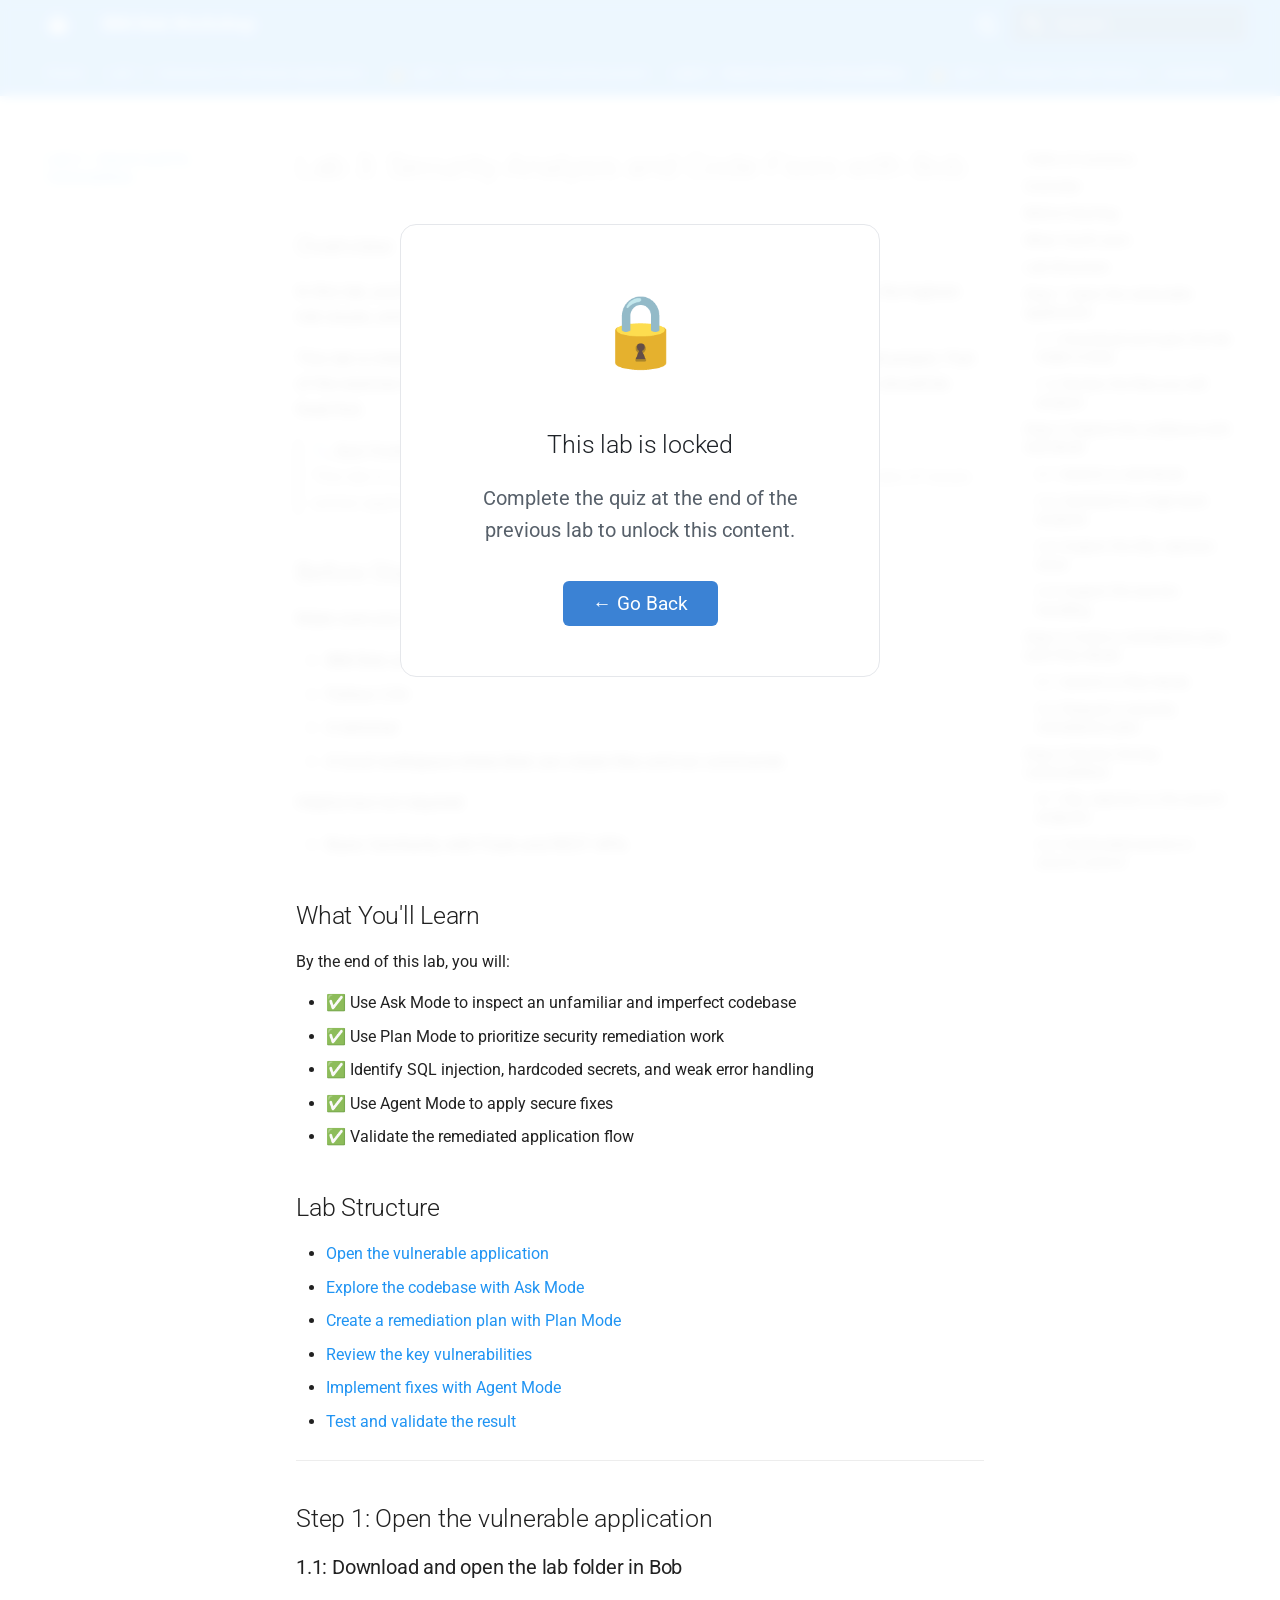
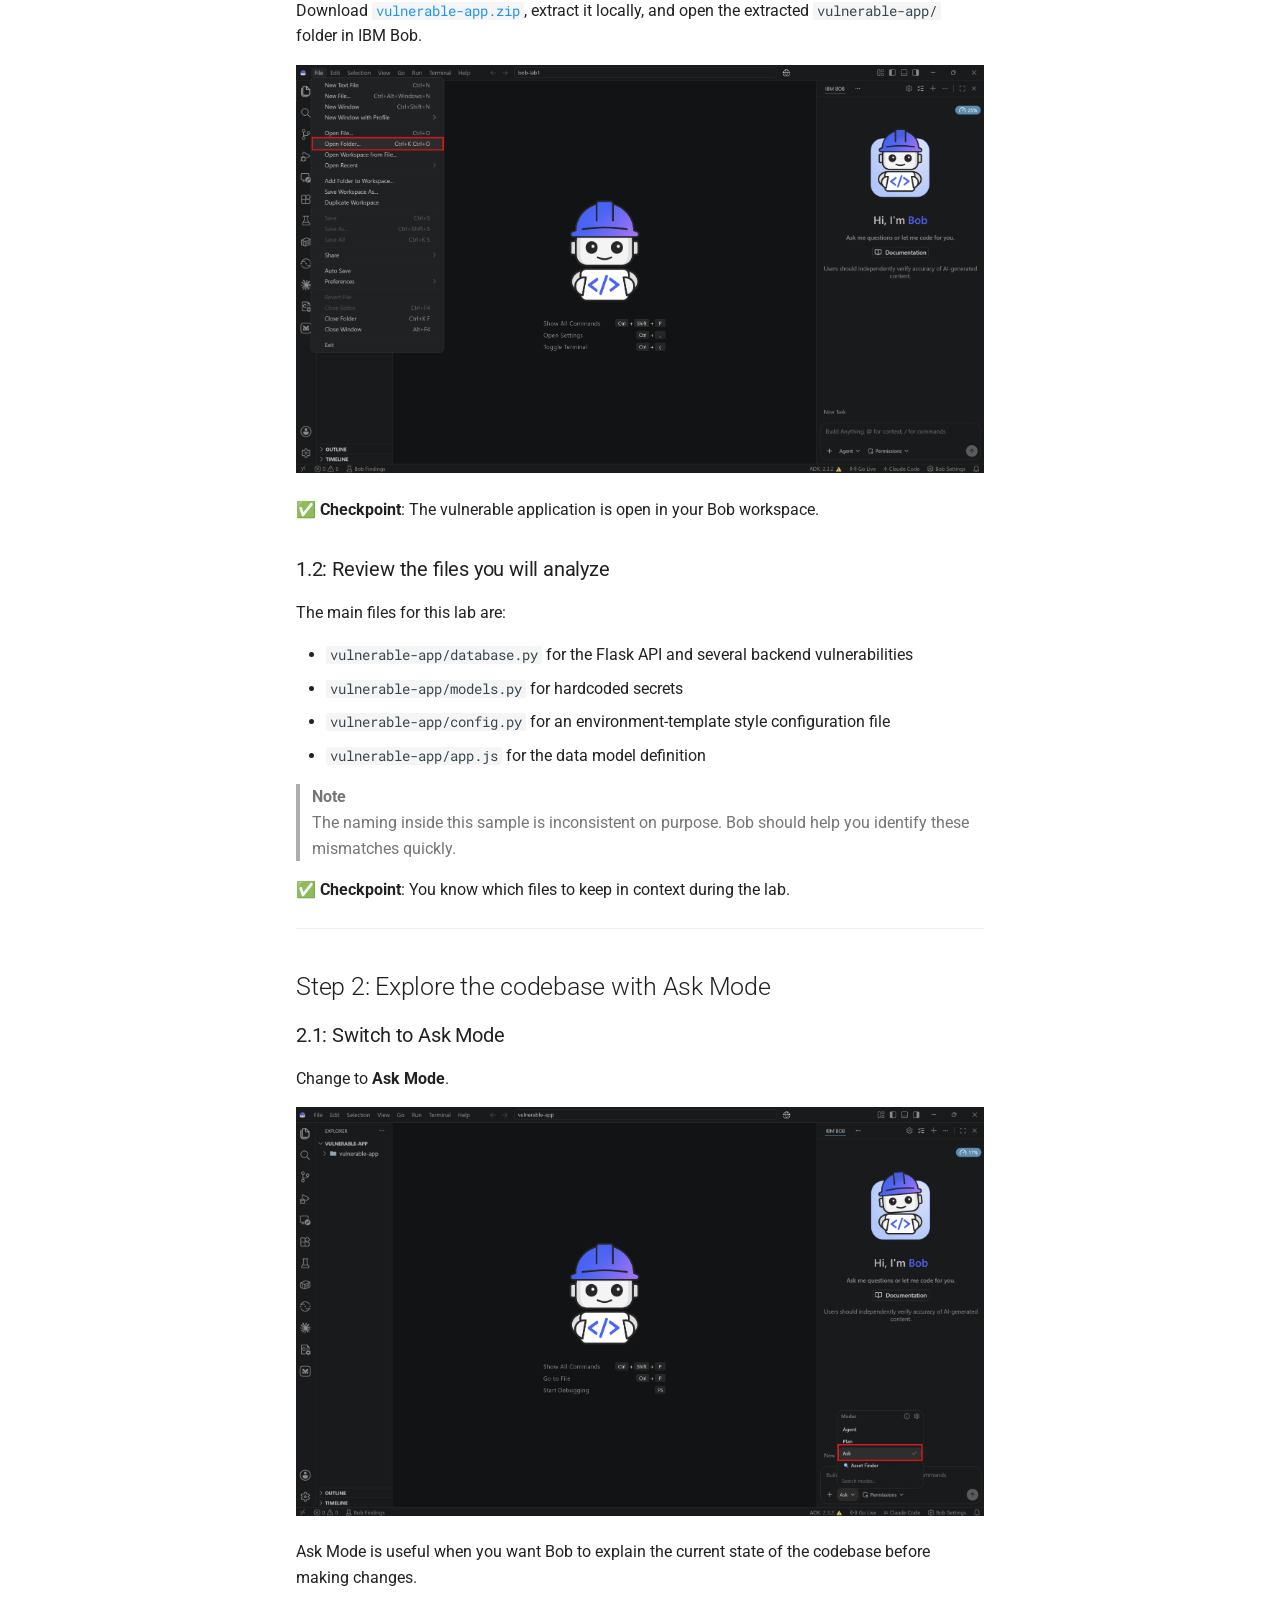
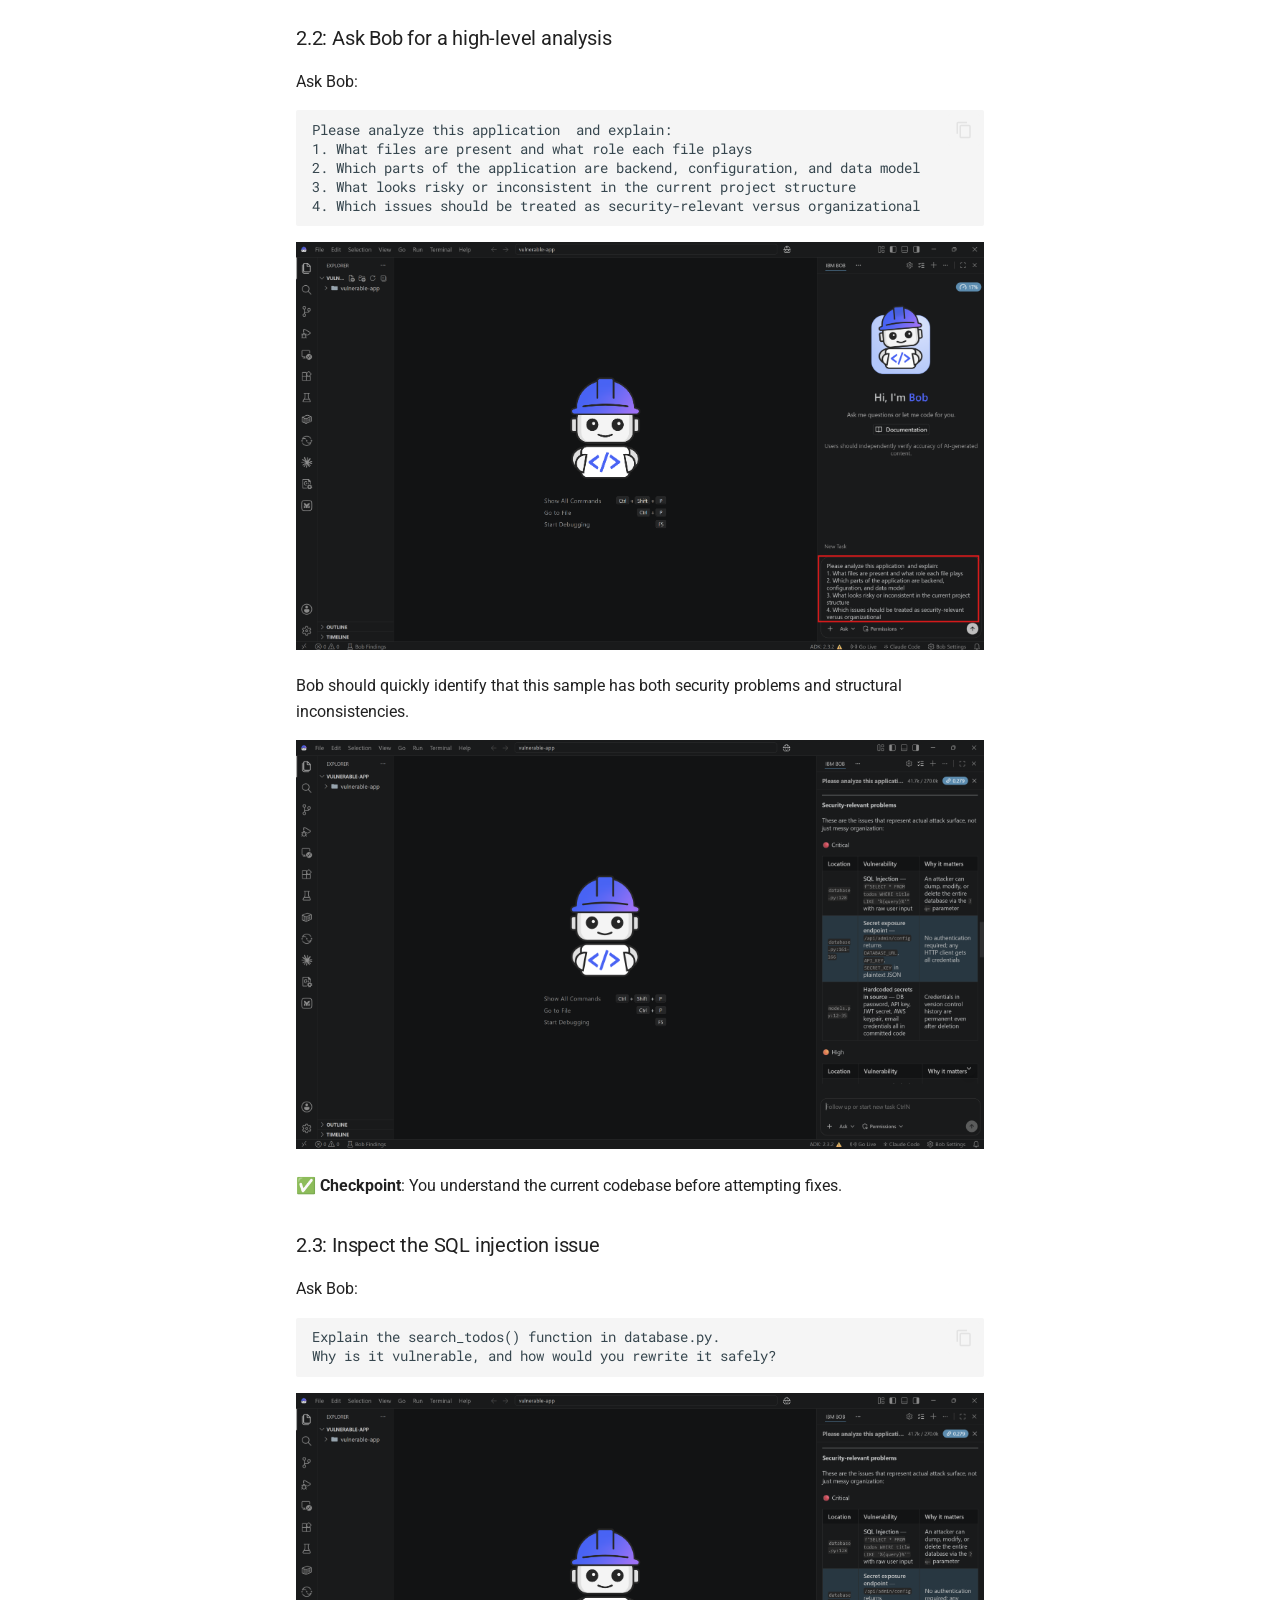
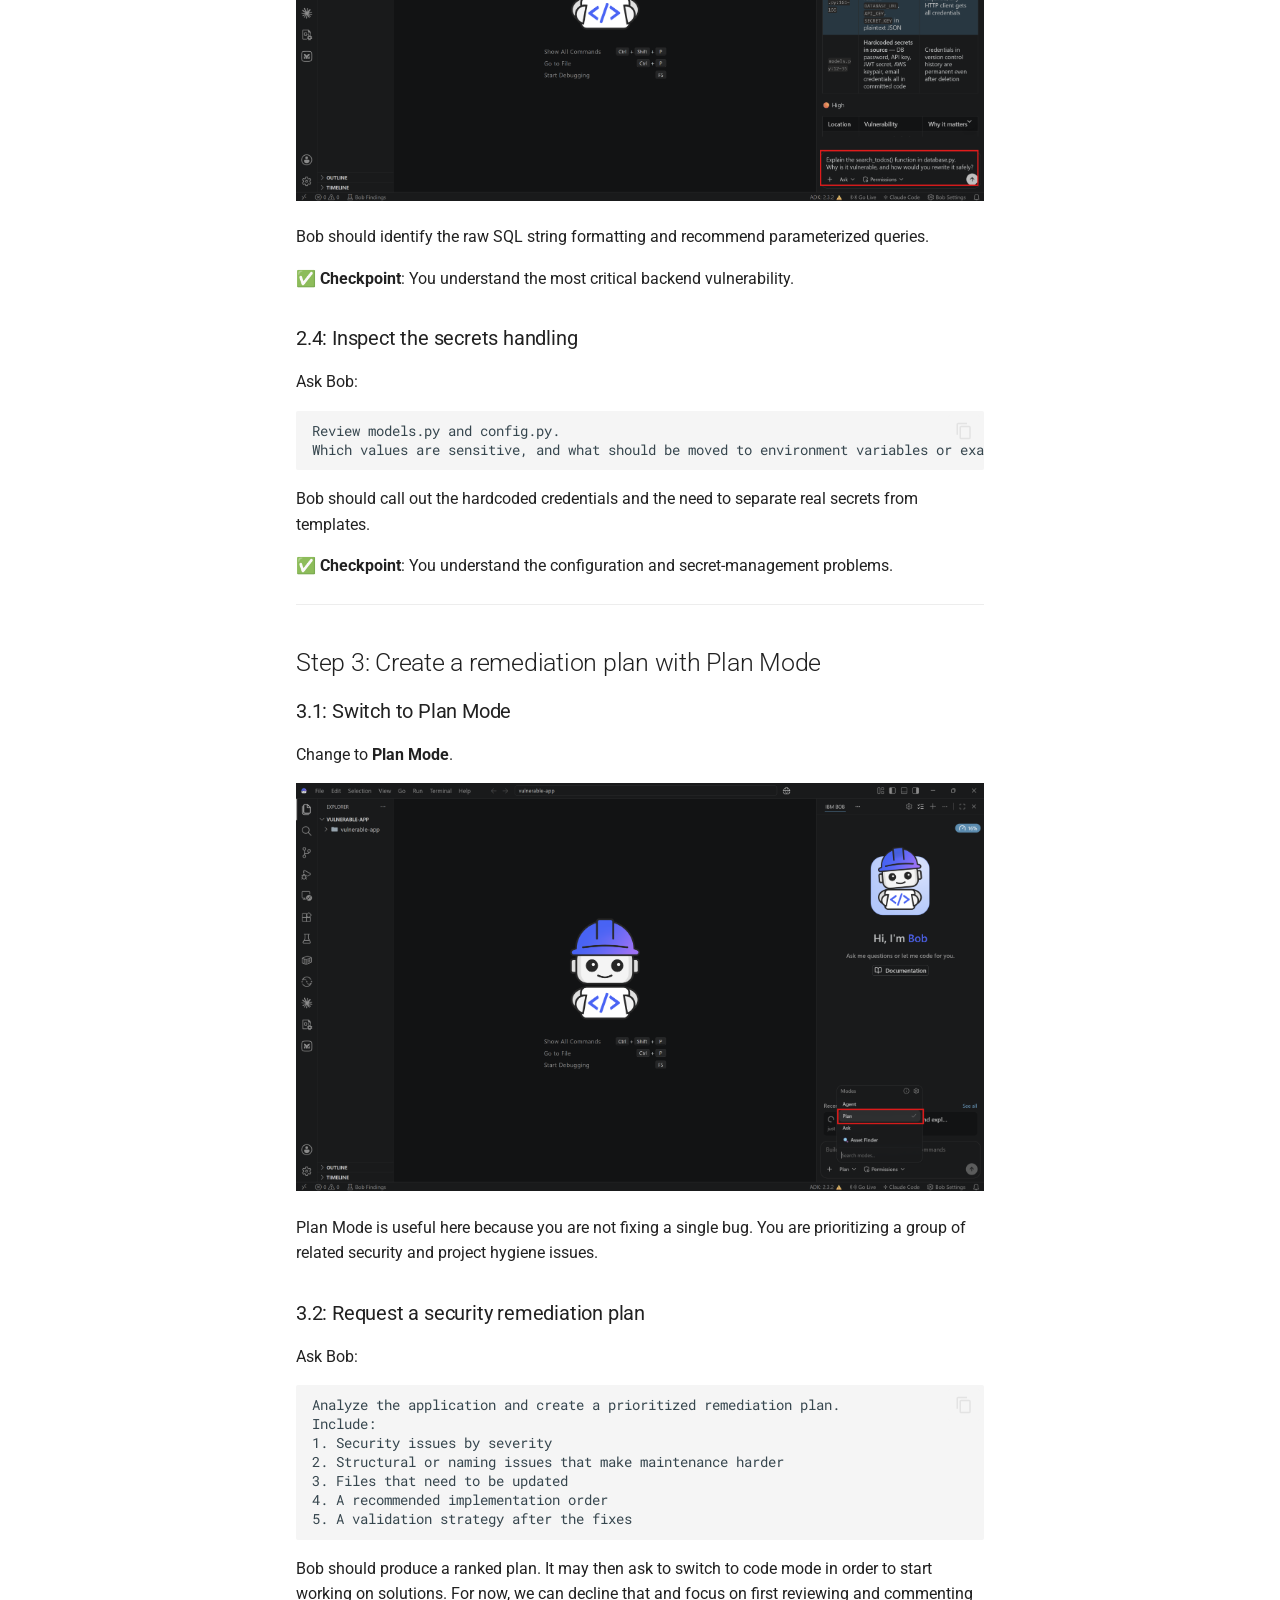
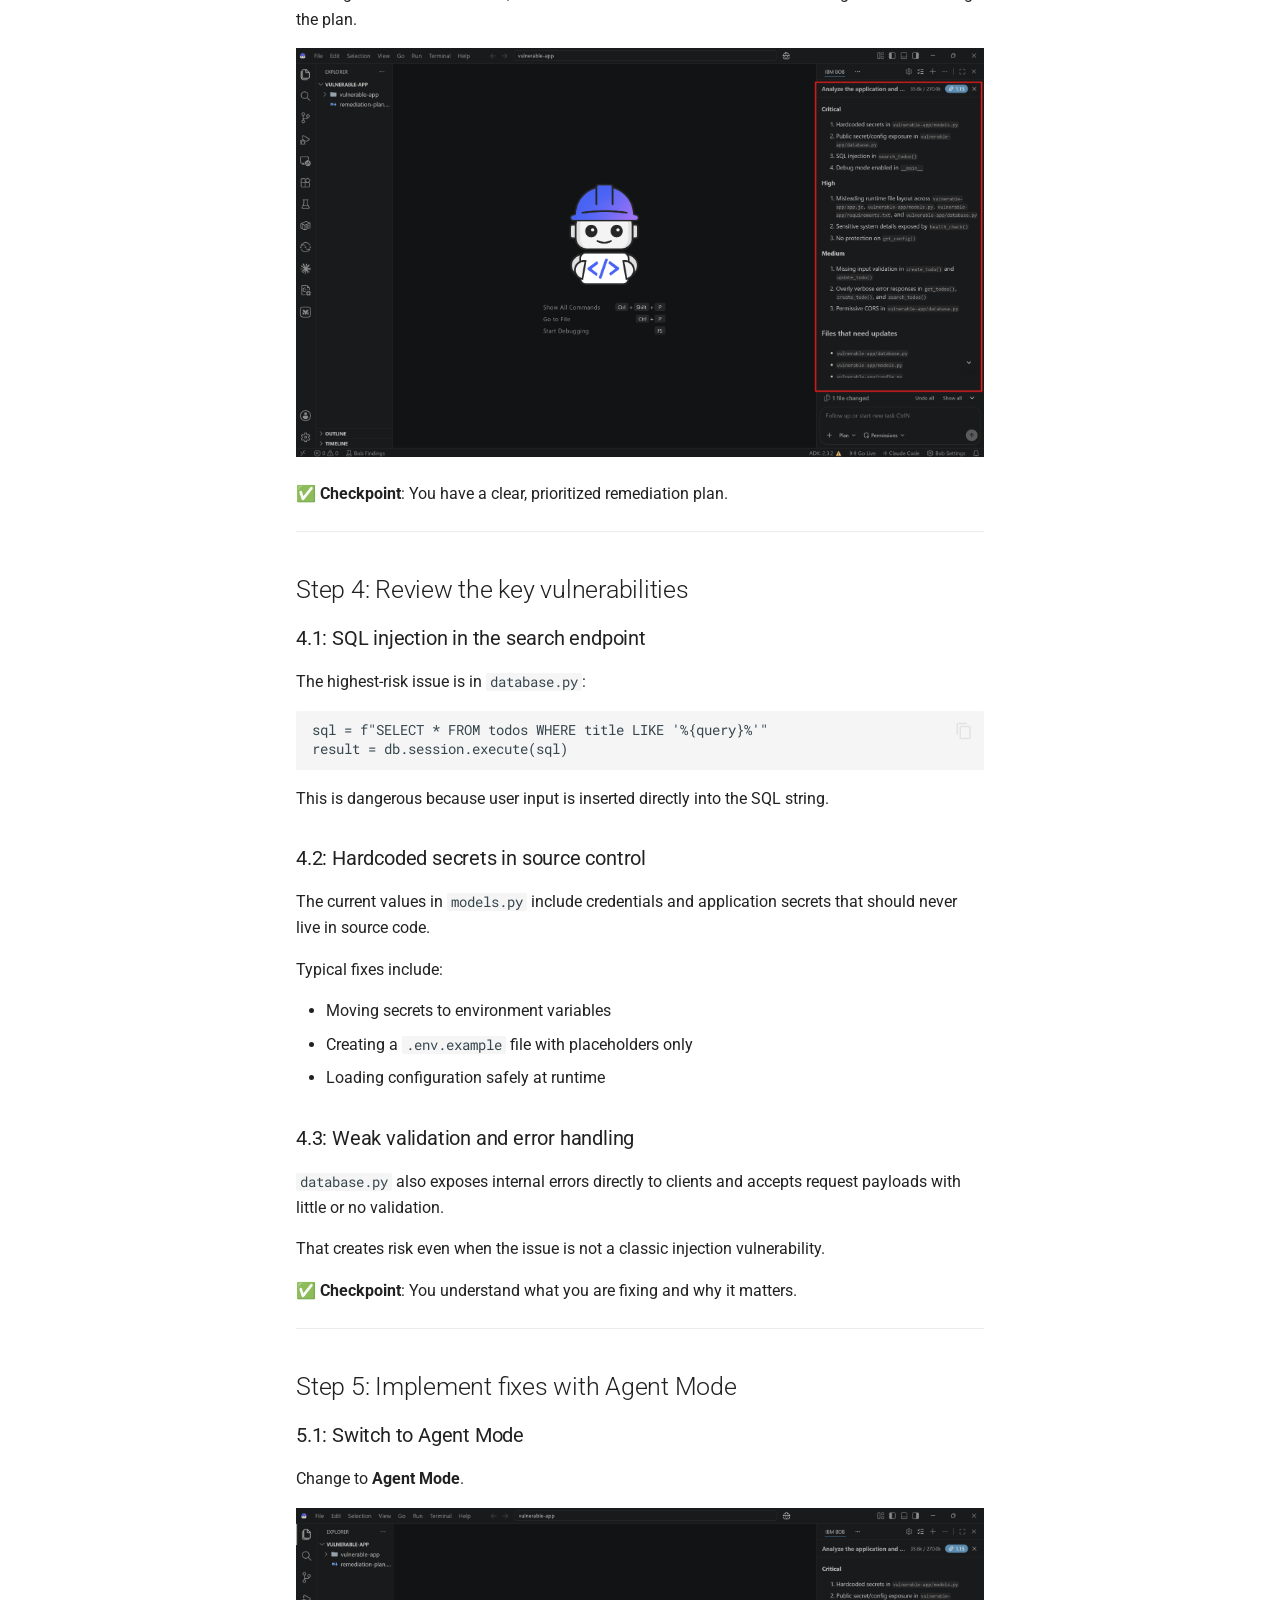
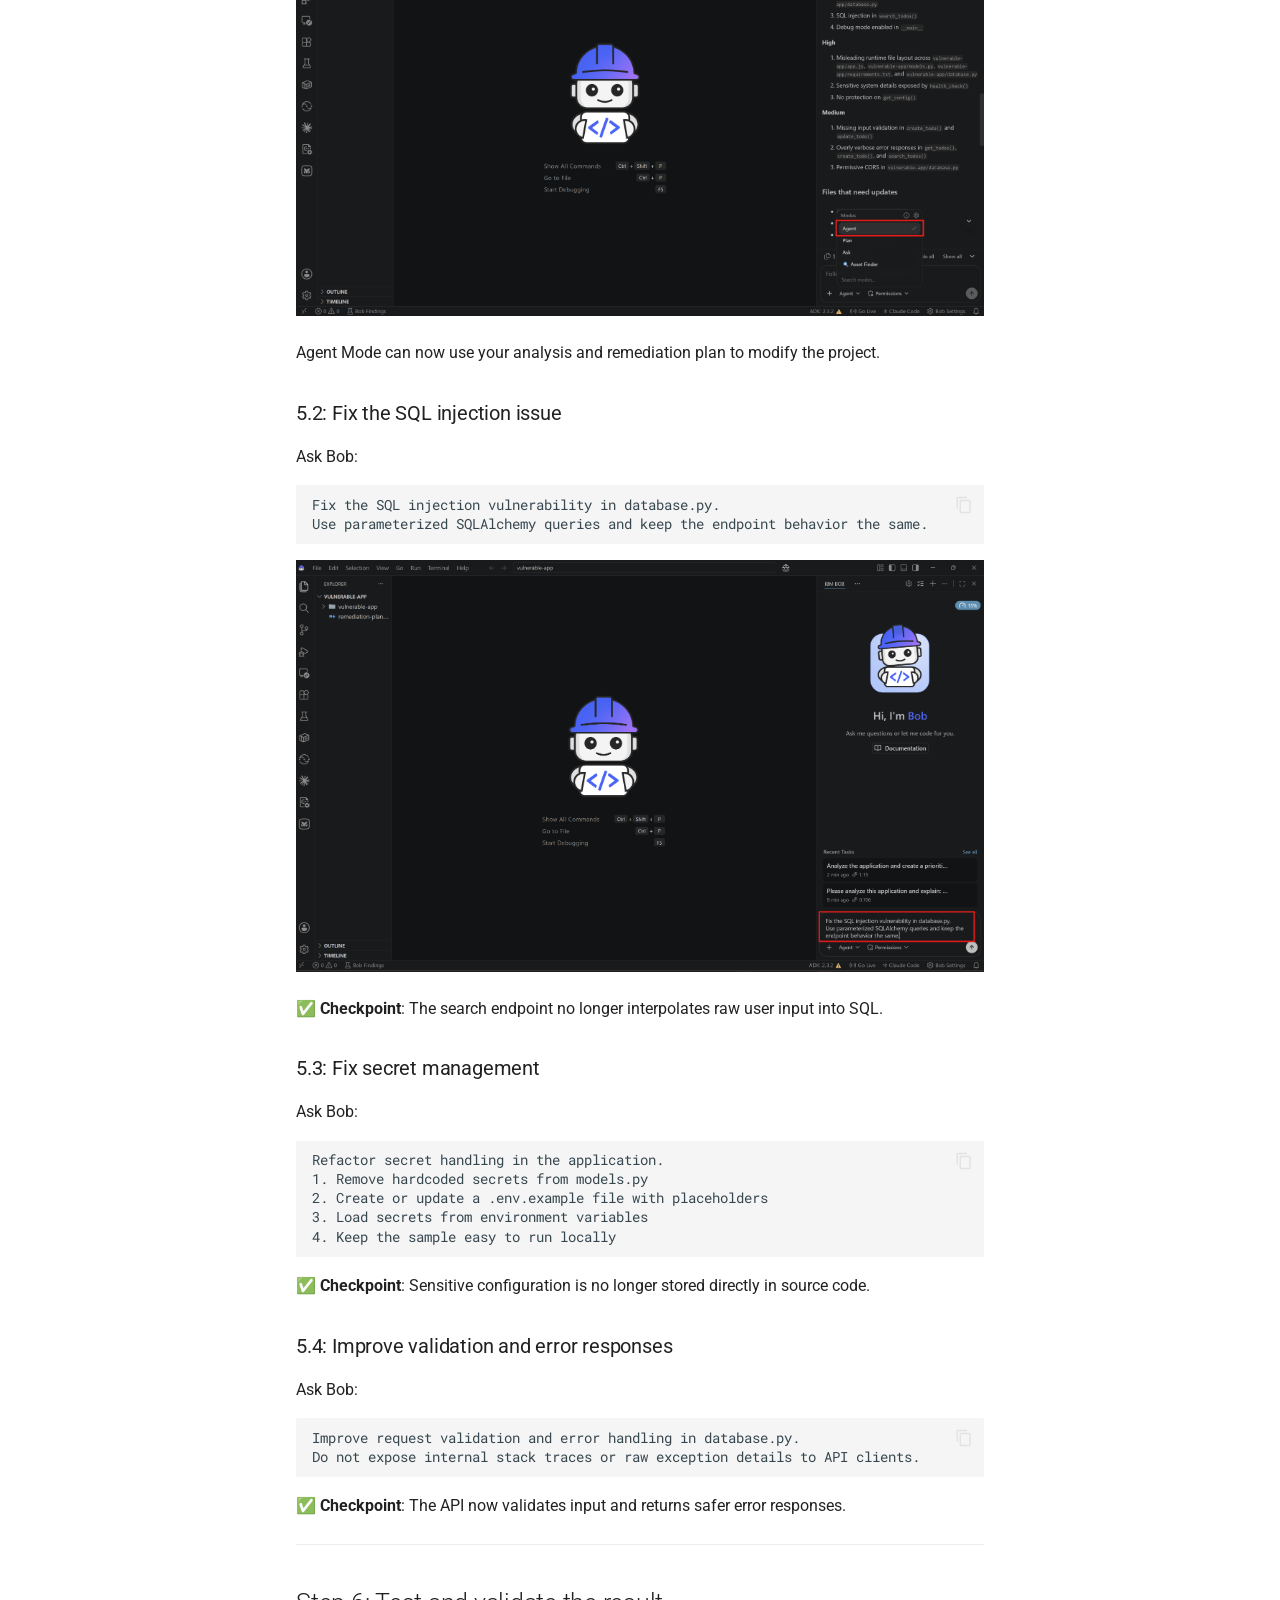
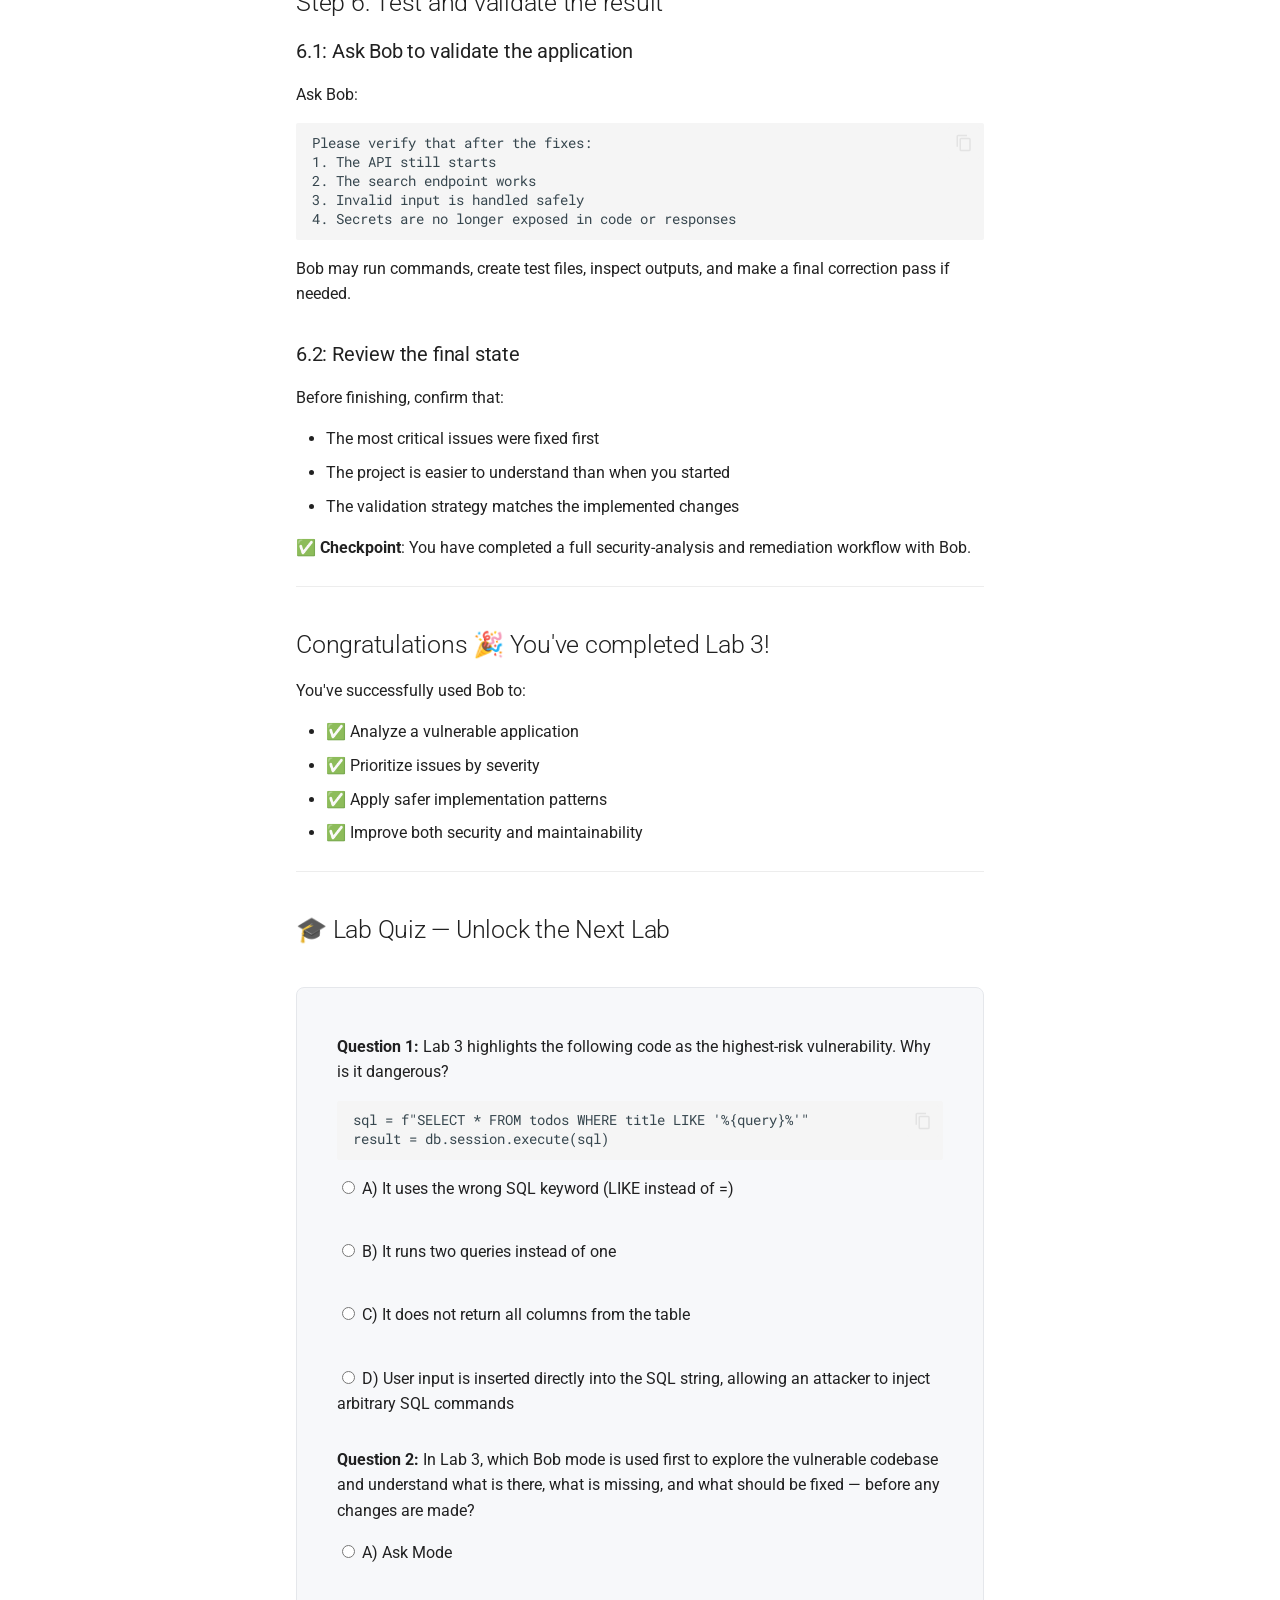
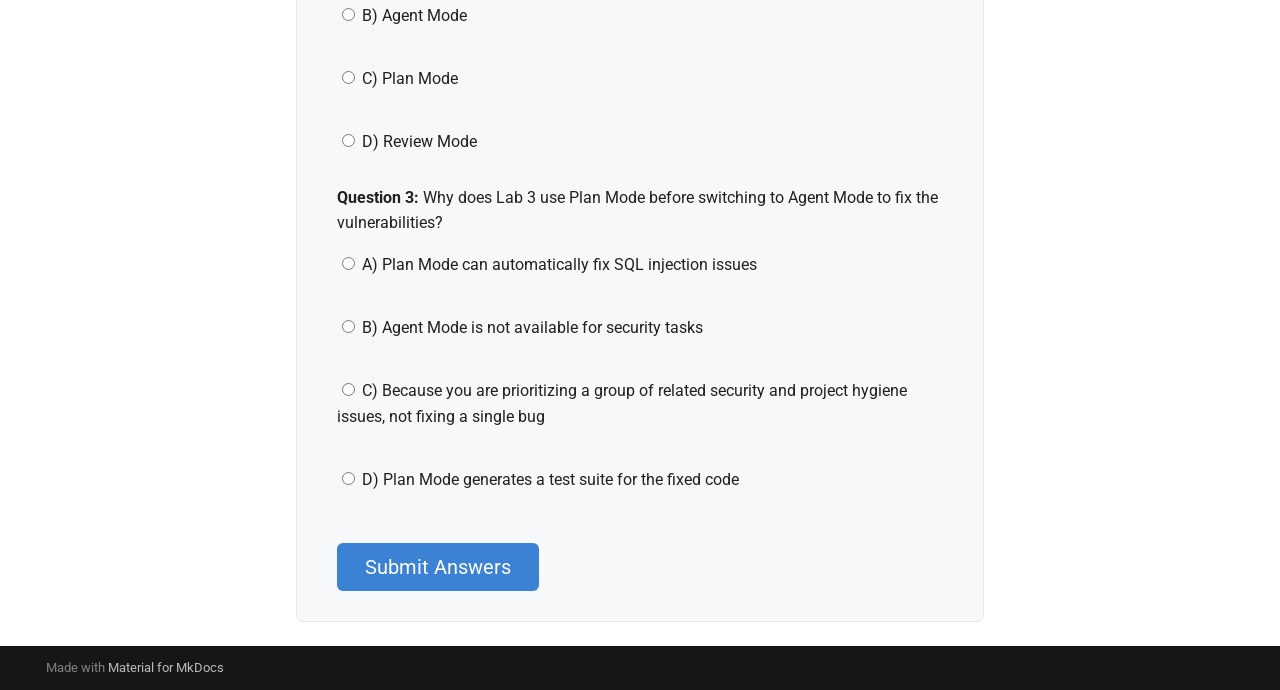
<file: lab3/index.html>
<!doctype html>
<html lang="en" class="no-js">
  <head>
    
      <meta charset="utf-8">
      <meta name="viewport" content="width=device-width,initial-scale=1">
      
        <meta name="description" content="Hands-on Labs for IBM Bob">
      
      
      
      
        <link rel="prev" href="../lab2/">
      
      
        <link rel="next" href="../lab4/">
      
      
        
      
      
      <link rel="icon" href="../assets/images/favicon.png">
      <meta name="generator" content="mkdocs-1.6.1, mkdocs-material-9.7.7">
    
    
      
        <title>Lab 3 — Search and Fix Vulnerabilities - IBM Bob Workshop</title>
      
    
    
      <link rel="stylesheet" href="../assets/stylesheets/main.ec1eaa64.min.css">
      
        
        <link rel="stylesheet" href="../assets/stylesheets/palette.ab4e12ef.min.css">
      
      


    
    
      
    
    
      
        
        
        <link rel="preconnect" href="https://fonts.gstatic.com" crossorigin>
        <link rel="stylesheet" href="https://fonts.googleapis.com/css?family=Roboto:300,300i,400,400i,700,700i%7CRoboto+Mono:400,400i,700,700i&display=fallback">
        <style>:root{--md-text-font:"Roboto";--md-code-font:"Roboto Mono"}</style>
      
    
    
      <link rel="stylesheet" href="../stylesheets/extra.css">
    
    <script>__md_scope=new URL("..",location),__md_hash=e=>[...e].reduce(((e,_)=>(e<<5)-e+_.charCodeAt(0)),0),__md_get=(e,_=localStorage,t=__md_scope)=>JSON.parse(_.getItem(t.pathname+"."+e)),__md_set=(e,_,t=localStorage,a=__md_scope)=>{try{t.setItem(a.pathname+"."+e,JSON.stringify(_))}catch(e){}}</script>
    
      

    
    
  </head>
  
  
    
    
      
    
    
    
    
    <body dir="ltr" data-md-color-scheme="default" data-md-color-primary="blue" data-md-color-accent="light-blue">
  
    
    <input class="md-toggle" data-md-toggle="drawer" type="checkbox" id="__drawer" autocomplete="off">
    <input class="md-toggle" data-md-toggle="search" type="checkbox" id="__search" autocomplete="off">
    <label class="md-overlay" for="__drawer"></label>
    <div data-md-component="skip">
      
        
        <a href="#lab-3-security-analysis-and-code-fixes-with-bob" class="md-skip">
          Skip to content
        </a>
      
    </div>
    <div data-md-component="announce">
      
    </div>
    
    
      

<header class="md-header" data-md-component="header">
  <nav class="md-header__inner md-grid" aria-label="Header">
    <a href=".." title="IBM Bob Workshop" class="md-header__button md-logo" aria-label="IBM Bob Workshop" data-md-component="logo">
      
  
  <svg xmlns="http://www.w3.org/2000/svg" viewBox="0 0 24 24"><path d="M12 8a3 3 0 0 0 3-3 3 3 0 0 0-3-3 3 3 0 0 0-3 3 3 3 0 0 0 3 3m0 3.54C9.64 9.35 6.5 8 3 8v11c3.5 0 6.64 1.35 9 3.54 2.36-2.19 5.5-3.54 9-3.54V8c-3.5 0-6.64 1.35-9 3.54"/></svg>

    </a>
    <label class="md-header__button md-icon" for="__drawer">
      
      <svg xmlns="http://www.w3.org/2000/svg" viewBox="0 0 24 24"><path d="M3 6h18v2H3zm0 5h18v2H3zm0 5h18v2H3z"/></svg>
    </label>
    <div class="md-header__title" data-md-component="header-title">
      <div class="md-header__ellipsis">
        <div class="md-header__topic">
          <span class="md-ellipsis">
            IBM Bob Workshop
          </span>
        </div>
        <div class="md-header__topic" data-md-component="header-topic">
          <span class="md-ellipsis">
            
              Lab 3 — Search and Fix Vulnerabilities
            
          </span>
        </div>
      </div>
    </div>
    
      
        <form class="md-header__option" data-md-component="palette">
  
    
    
    
    <input class="md-option" data-md-color-media="" data-md-color-scheme="default" data-md-color-primary="blue" data-md-color-accent="light-blue"  aria-label="Switch to dark mode"  type="radio" name="__palette" id="__palette_0">
    
      <label class="md-header__button md-icon" title="Switch to dark mode" for="__palette_1" hidden>
        <svg xmlns="http://www.w3.org/2000/svg" viewBox="0 0 24 24"><path d="m17.75 4.09-2.53 1.94.91 3.06-2.63-1.81-2.63 1.81.91-3.06-2.53-1.94L12.44 4l1.06-3 1.06 3zm3.5 6.91-1.64 1.25.59 1.98-1.7-1.17-1.7 1.17.59-1.98L15.75 11l2.06-.05L18.5 9l.69 1.95zm-2.28 4.95c.83-.08 1.72 1.1 1.19 1.85-.32.45-.66.87-1.08 1.27C15.17 23 8.84 23 4.94 19.07c-3.91-3.9-3.91-10.24 0-14.14.4-.4.82-.76 1.27-1.08.75-.53 1.93.36 1.85 1.19-.27 2.86.69 5.83 2.89 8.02a9.96 9.96 0 0 0 8.02 2.89m-1.64 2.02a12.08 12.08 0 0 1-7.8-3.47c-2.17-2.19-3.33-5-3.49-7.82-2.81 3.14-2.7 7.96.31 10.98 3.02 3.01 7.84 3.12 10.98.31"/></svg>
      </label>
    
  
    
    
    
    <input class="md-option" data-md-color-media="" data-md-color-scheme="slate" data-md-color-primary="blue" data-md-color-accent="light-blue"  aria-label="Switch to light mode"  type="radio" name="__palette" id="__palette_1">
    
      <label class="md-header__button md-icon" title="Switch to light mode" for="__palette_0" hidden>
        <svg xmlns="http://www.w3.org/2000/svg" viewBox="0 0 24 24"><path d="M12 7a5 5 0 0 1 5 5 5 5 0 0 1-5 5 5 5 0 0 1-5-5 5 5 0 0 1 5-5m0 2a3 3 0 0 0-3 3 3 3 0 0 0 3 3 3 3 0 0 0 3-3 3 3 0 0 0-3-3m0-7 2.39 3.42C13.65 5.15 12.84 5 12 5s-1.65.15-2.39.42zM3.34 7l4.16-.35A7.2 7.2 0 0 0 5.94 8.5c-.44.74-.69 1.5-.83 2.29zm.02 10 1.76-3.77a7.131 7.131 0 0 0 2.38 4.14zM20.65 7l-1.77 3.79a7.02 7.02 0 0 0-2.38-4.15zm-.01 10-4.14.36c.59-.51 1.12-1.14 1.54-1.86.42-.73.69-1.5.83-2.29zM12 22l-2.41-3.44c.74.27 1.55.44 2.41.44.82 0 1.63-.17 2.37-.44z"/></svg>
      </label>
    
  
</form>
      
    
    
      <script>var palette=__md_get("__palette");if(palette&&palette.color){if("(prefers-color-scheme)"===palette.color.media){var media=matchMedia("(prefers-color-scheme: light)"),input=document.querySelector(media.matches?"[data-md-color-media='(prefers-color-scheme: light)']":"[data-md-color-media='(prefers-color-scheme: dark)']");palette.color.media=input.getAttribute("data-md-color-media"),palette.color.scheme=input.getAttribute("data-md-color-scheme"),palette.color.primary=input.getAttribute("data-md-color-primary"),palette.color.accent=input.getAttribute("data-md-color-accent")}for(var[key,value]of Object.entries(palette.color))document.body.setAttribute("data-md-color-"+key,value)}</script>
    
    
    
      
      
        <label class="md-header__button md-icon" for="__search">
          
          <svg xmlns="http://www.w3.org/2000/svg" viewBox="0 0 24 24"><path d="M9.5 3A6.5 6.5 0 0 1 16 9.5c0 1.61-.59 3.09-1.56 4.23l.27.27h.79l5 5-1.5 1.5-5-5v-.79l-.27-.27A6.52 6.52 0 0 1 9.5 16 6.5 6.5 0 0 1 3 9.5 6.5 6.5 0 0 1 9.5 3m0 2C7 5 5 7 5 9.5S7 14 9.5 14 14 12 14 9.5 12 5 9.5 5"/></svg>
        </label>
        <div class="md-search" data-md-component="search" role="dialog">
  <label class="md-search__overlay" for="__search"></label>
  <div class="md-search__inner" role="search">
    <form class="md-search__form" name="search">
      <input type="text" class="md-search__input" name="query" aria-label="Search" placeholder="Search" autocapitalize="off" autocorrect="off" autocomplete="off" spellcheck="false" data-md-component="search-query" required>
      <label class="md-search__icon md-icon" for="__search">
        
        <svg xmlns="http://www.w3.org/2000/svg" viewBox="0 0 24 24"><path d="M9.5 3A6.5 6.5 0 0 1 16 9.5c0 1.61-.59 3.09-1.56 4.23l.27.27h.79l5 5-1.5 1.5-5-5v-.79l-.27-.27A6.52 6.52 0 0 1 9.5 16 6.5 6.5 0 0 1 3 9.5 6.5 6.5 0 0 1 9.5 3m0 2C7 5 5 7 5 9.5S7 14 9.5 14 14 12 14 9.5 12 5 9.5 5"/></svg>
        
        <svg xmlns="http://www.w3.org/2000/svg" viewBox="0 0 24 24"><path d="M20 11v2H8l5.5 5.5-1.42 1.42L4.16 12l7.92-7.92L13.5 5.5 8 11z"/></svg>
      </label>
      <nav class="md-search__options" aria-label="Search">
        
        <button type="reset" class="md-search__icon md-icon" title="Clear" aria-label="Clear" tabindex="-1">
          
          <svg xmlns="http://www.w3.org/2000/svg" viewBox="0 0 24 24"><path d="M19 6.41 17.59 5 12 10.59 6.41 5 5 6.41 10.59 12 5 17.59 6.41 19 12 13.41 17.59 19 19 17.59 13.41 12z"/></svg>
        </button>
      </nav>
      
    </form>
    <div class="md-search__output">
      <div class="md-search__scrollwrap" tabindex="0" data-md-scrollfix>
        <div class="md-search-result" data-md-component="search-result">
          <div class="md-search-result__meta">
            Initializing search
          </div>
          <ol class="md-search-result__list" role="presentation"></ol>
        </div>
      </div>
    </div>
  </div>
</div>
      
    
    
  </nav>
  
</header>
    
    <div class="md-container" data-md-component="container">
      
      
        
          
            
<nav class="md-tabs" aria-label="Tabs" data-md-component="tabs">
  <div class="md-grid">
    <ul class="md-tabs__list">
      
        
  
  
  
  
    <li class="md-tabs__item">
      <a href=".." class="md-tabs__link">
        
  
  
    
  
  Home

      </a>
    </li>
  

      
        
  
  
  
  
    <li class="md-tabs__item">
      <a href="../lab1/" class="md-tabs__link">
        
  
  
    
  
  Lab 1 — Generate a Full-Stack Application

      </a>
    </li>
  

      
        
  
  
  
  
    <li class="md-tabs__item">
      <a href="../lab2/" class="md-tabs__link">
        
  
  
    
  
  Lab 2 — Explain, Extend and Document

      </a>
    </li>
  

      
        
  
  
  
    
  
  
    <li class="md-tabs__item md-tabs__item--active">
      <a href="./" class="md-tabs__link">
        
  
  
    
  
  Lab 3 — Search and Fix Vulnerabilities

      </a>
    </li>
  

      
        
  
  
  
  
    <li class="md-tabs__item">
      <a href="../lab4/" class="md-tabs__link">
        
  
  
    
  
  Lab 4 — Translate Code Python → JavaScript

      </a>
    </li>
  

      
        
  
  
  
  
    <li class="md-tabs__item">
      <a href="../lab5/" class="md-tabs__link">
        
  
  
    
  
  Lab 5 — Modernize Legacy Java Code

      </a>
    </li>
  

      
    </ul>
  </div>
</nav>
          
        
      
      <main class="md-main" data-md-component="main">
        <div class="md-main__inner md-grid">
          
            
              
              <div class="md-sidebar md-sidebar--primary" data-md-component="sidebar" data-md-type="navigation" >
                <div class="md-sidebar__scrollwrap">
                  <div class="md-sidebar__inner">
                    


  


<nav class="md-nav md-nav--primary md-nav--lifted" aria-label="Navigation" data-md-level="0">
  <label class="md-nav__title" for="__drawer">
    <a href=".." title="IBM Bob Workshop" class="md-nav__button md-logo" aria-label="IBM Bob Workshop" data-md-component="logo">
      
  
  <svg xmlns="http://www.w3.org/2000/svg" viewBox="0 0 24 24"><path d="M12 8a3 3 0 0 0 3-3 3 3 0 0 0-3-3 3 3 0 0 0-3 3 3 3 0 0 0 3 3m0 3.54C9.64 9.35 6.5 8 3 8v11c3.5 0 6.64 1.35 9 3.54 2.36-2.19 5.5-3.54 9-3.54V8c-3.5 0-6.64 1.35-9 3.54"/></svg>

    </a>
    IBM Bob Workshop
  </label>
  
  <ul class="md-nav__list" data-md-scrollfix>
    
      
      
  
  
  
  
    <li class="md-nav__item">
      <a href=".." class="md-nav__link">
        
  
  
  <span class="md-ellipsis">
    
  
    Home
  

    
  </span>
  
  

      </a>
    </li>
  

    
      
      
  
  
  
  
    <li class="md-nav__item">
      <a href="../lab1/" class="md-nav__link">
        
  
  
  <span class="md-ellipsis">
    
  
    Lab 1 — Generate a Full-Stack Application
  

    
  </span>
  
  

      </a>
    </li>
  

    
      
      
  
  
  
  
    <li class="md-nav__item">
      <a href="../lab2/" class="md-nav__link">
        
  
  
  <span class="md-ellipsis">
    
  
    Lab 2 — Explain, Extend and Document
  

    
  </span>
  
  

      </a>
    </li>
  

    
      
      
  
  
    
  
  
  
    <li class="md-nav__item md-nav__item--active">
      
      <input class="md-nav__toggle md-toggle" type="checkbox" id="__toc">
      
      
        
      
      
        <label class="md-nav__link md-nav__link--active" for="__toc">
          
  
  
  <span class="md-ellipsis">
    
  
    Lab 3 — Search and Fix Vulnerabilities
  

    
  </span>
  
  

          <span class="md-nav__icon md-icon"></span>
        </label>
      
      <a href="./" class="md-nav__link md-nav__link--active">
        
  
  
  <span class="md-ellipsis">
    
  
    Lab 3 — Search and Fix Vulnerabilities
  

    
  </span>
  
  

      </a>
      
        

<nav class="md-nav md-nav--secondary" aria-label="Table of contents">
  
  
  
    
  
  
    <label class="md-nav__title" for="__toc">
      <span class="md-nav__icon md-icon"></span>
      Table of contents
    </label>
    <ul class="md-nav__list" data-md-component="toc" data-md-scrollfix>
      
        <li class="md-nav__item">
  <a href="#overview" class="md-nav__link">
    <span class="md-ellipsis">
      
        Overview
      
    </span>
  </a>
  
</li>
      
        <li class="md-nav__item">
  <a href="#before-starting" class="md-nav__link">
    <span class="md-ellipsis">
      
        Before Starting
      
    </span>
  </a>
  
</li>
      
        <li class="md-nav__item">
  <a href="#what-youll-learn" class="md-nav__link">
    <span class="md-ellipsis">
      
        What You'll Learn
      
    </span>
  </a>
  
</li>
      
        <li class="md-nav__item">
  <a href="#lab-structure" class="md-nav__link">
    <span class="md-ellipsis">
      
        Lab Structure
      
    </span>
  </a>
  
</li>
      
        <li class="md-nav__item">
  <a href="#step-1-open-the-vulnerable-application" class="md-nav__link">
    <span class="md-ellipsis">
      
        Step 1: Open the vulnerable application
      
    </span>
  </a>
  
    <nav class="md-nav" aria-label="Step 1: Open the vulnerable application">
      <ul class="md-nav__list">
        
          <li class="md-nav__item">
  <a href="#11-download-and-open-the-lab-folder-in-bob" class="md-nav__link">
    <span class="md-ellipsis">
      
        1.1: Download and open the lab folder in Bob
      
    </span>
  </a>
  
</li>
        
          <li class="md-nav__item">
  <a href="#12-review-the-files-you-will-analyze" class="md-nav__link">
    <span class="md-ellipsis">
      
        1.2: Review the files you will analyze
      
    </span>
  </a>
  
</li>
        
      </ul>
    </nav>
  
</li>
      
        <li class="md-nav__item">
  <a href="#step-2-explore-the-codebase-with-ask-mode" class="md-nav__link">
    <span class="md-ellipsis">
      
        Step 2: Explore the codebase with Ask Mode
      
    </span>
  </a>
  
    <nav class="md-nav" aria-label="Step 2: Explore the codebase with Ask Mode">
      <ul class="md-nav__list">
        
          <li class="md-nav__item">
  <a href="#21-switch-to-ask-mode" class="md-nav__link">
    <span class="md-ellipsis">
      
        2.1: Switch to Ask Mode
      
    </span>
  </a>
  
</li>
        
          <li class="md-nav__item">
  <a href="#22-ask-bob-for-a-high-level-analysis" class="md-nav__link">
    <span class="md-ellipsis">
      
        2.2: Ask Bob for a high-level analysis
      
    </span>
  </a>
  
</li>
        
          <li class="md-nav__item">
  <a href="#23-inspect-the-sql-injection-issue" class="md-nav__link">
    <span class="md-ellipsis">
      
        2.3: Inspect the SQL injection issue
      
    </span>
  </a>
  
</li>
        
          <li class="md-nav__item">
  <a href="#24-inspect-the-secrets-handling" class="md-nav__link">
    <span class="md-ellipsis">
      
        2.4: Inspect the secrets handling
      
    </span>
  </a>
  
</li>
        
      </ul>
    </nav>
  
</li>
      
        <li class="md-nav__item">
  <a href="#step-3-create-a-remediation-plan-with-plan-mode" class="md-nav__link">
    <span class="md-ellipsis">
      
        Step 3: Create a remediation plan with Plan Mode
      
    </span>
  </a>
  
    <nav class="md-nav" aria-label="Step 3: Create a remediation plan with Plan Mode">
      <ul class="md-nav__list">
        
          <li class="md-nav__item">
  <a href="#31-switch-to-plan-mode" class="md-nav__link">
    <span class="md-ellipsis">
      
        3.1: Switch to Plan Mode
      
    </span>
  </a>
  
</li>
        
          <li class="md-nav__item">
  <a href="#32-request-a-security-remediation-plan" class="md-nav__link">
    <span class="md-ellipsis">
      
        3.2: Request a security remediation plan
      
    </span>
  </a>
  
</li>
        
      </ul>
    </nav>
  
</li>
      
        <li class="md-nav__item">
  <a href="#step-4-review-the-key-vulnerabilities" class="md-nav__link">
    <span class="md-ellipsis">
      
        Step 4: Review the key vulnerabilities
      
    </span>
  </a>
  
    <nav class="md-nav" aria-label="Step 4: Review the key vulnerabilities">
      <ul class="md-nav__list">
        
          <li class="md-nav__item">
  <a href="#41-sql-injection-in-the-search-endpoint" class="md-nav__link">
    <span class="md-ellipsis">
      
        4.1: SQL injection in the search endpoint
      
    </span>
  </a>
  
</li>
        
          <li class="md-nav__item">
  <a href="#42-hardcoded-secrets-in-source-control" class="md-nav__link">
    <span class="md-ellipsis">
      
        4.2: Hardcoded secrets in source control
      
    </span>
  </a>
  
</li>
        
          <li class="md-nav__item">
  <a href="#43-weak-validation-and-error-handling" class="md-nav__link">
    <span class="md-ellipsis">
      
        4.3: Weak validation and error handling
      
    </span>
  </a>
  
</li>
        
      </ul>
    </nav>
  
</li>
      
        <li class="md-nav__item">
  <a href="#step-5-implement-fixes-with-agent-mode" class="md-nav__link">
    <span class="md-ellipsis">
      
        Step 5: Implement fixes with Agent Mode
      
    </span>
  </a>
  
    <nav class="md-nav" aria-label="Step 5: Implement fixes with Agent Mode">
      <ul class="md-nav__list">
        
          <li class="md-nav__item">
  <a href="#51-switch-to-agent-mode" class="md-nav__link">
    <span class="md-ellipsis">
      
        5.1: Switch to Agent Mode
      
    </span>
  </a>
  
</li>
        
          <li class="md-nav__item">
  <a href="#52-fix-the-sql-injection-issue" class="md-nav__link">
    <span class="md-ellipsis">
      
        5.2: Fix the SQL injection issue
      
    </span>
  </a>
  
</li>
        
          <li class="md-nav__item">
  <a href="#53-fix-secret-management" class="md-nav__link">
    <span class="md-ellipsis">
      
        5.3: Fix secret management
      
    </span>
  </a>
  
</li>
        
          <li class="md-nav__item">
  <a href="#54-improve-validation-and-error-responses" class="md-nav__link">
    <span class="md-ellipsis">
      
        5.4: Improve validation and error responses
      
    </span>
  </a>
  
</li>
        
      </ul>
    </nav>
  
</li>
      
        <li class="md-nav__item">
  <a href="#step-6-test-and-validate-the-result" class="md-nav__link">
    <span class="md-ellipsis">
      
        Step 6: Test and validate the result
      
    </span>
  </a>
  
    <nav class="md-nav" aria-label="Step 6: Test and validate the result">
      <ul class="md-nav__list">
        
          <li class="md-nav__item">
  <a href="#61-ask-bob-to-validate-the-application" class="md-nav__link">
    <span class="md-ellipsis">
      
        6.1: Ask Bob to validate the application
      
    </span>
  </a>
  
</li>
        
          <li class="md-nav__item">
  <a href="#62-review-the-final-state" class="md-nav__link">
    <span class="md-ellipsis">
      
        6.2: Review the final state
      
    </span>
  </a>
  
</li>
        
      </ul>
    </nav>
  
</li>
      
        <li class="md-nav__item">
  <a href="#congratulations-youve-completed-lab-3" class="md-nav__link">
    <span class="md-ellipsis">
      
        Congratulations 🎉 You've completed Lab 3!
      
    </span>
  </a>
  
</li>
      
        <li class="md-nav__item">
  <a href="#lab-quiz-unlock-the-next-lab" class="md-nav__link">
    <span class="md-ellipsis">
      
        🎓 Lab Quiz — Unlock the Next Lab
      
    </span>
  </a>
  
</li>
      
    </ul>
  
</nav>
      
    </li>
  

    
      
      
  
  
  
  
    <li class="md-nav__item">
      <a href="../lab4/" class="md-nav__link">
        
  
  
  <span class="md-ellipsis">
    
  
    Lab 4 — Translate Code Python → JavaScript
  

    
  </span>
  
  

      </a>
    </li>
  

    
      
      
  
  
  
  
    <li class="md-nav__item">
      <a href="../lab5/" class="md-nav__link">
        
  
  
  <span class="md-ellipsis">
    
  
    Lab 5 — Modernize Legacy Java Code
  

    
  </span>
  
  

      </a>
    </li>
  

    
  </ul>
</nav>
                  </div>
                </div>
              </div>
            
            
              
              <div class="md-sidebar md-sidebar--secondary" data-md-component="sidebar" data-md-type="toc" >
                <div class="md-sidebar__scrollwrap">
                  <div class="md-sidebar__inner">
                    

<nav class="md-nav md-nav--secondary" aria-label="Table of contents">
  
  
  
    
  
  
    <label class="md-nav__title" for="__toc">
      <span class="md-nav__icon md-icon"></span>
      Table of contents
    </label>
    <ul class="md-nav__list" data-md-component="toc" data-md-scrollfix>
      
        <li class="md-nav__item">
  <a href="#overview" class="md-nav__link">
    <span class="md-ellipsis">
      
        Overview
      
    </span>
  </a>
  
</li>
      
        <li class="md-nav__item">
  <a href="#before-starting" class="md-nav__link">
    <span class="md-ellipsis">
      
        Before Starting
      
    </span>
  </a>
  
</li>
      
        <li class="md-nav__item">
  <a href="#what-youll-learn" class="md-nav__link">
    <span class="md-ellipsis">
      
        What You'll Learn
      
    </span>
  </a>
  
</li>
      
        <li class="md-nav__item">
  <a href="#lab-structure" class="md-nav__link">
    <span class="md-ellipsis">
      
        Lab Structure
      
    </span>
  </a>
  
</li>
      
        <li class="md-nav__item">
  <a href="#step-1-open-the-vulnerable-application" class="md-nav__link">
    <span class="md-ellipsis">
      
        Step 1: Open the vulnerable application
      
    </span>
  </a>
  
    <nav class="md-nav" aria-label="Step 1: Open the vulnerable application">
      <ul class="md-nav__list">
        
          <li class="md-nav__item">
  <a href="#11-download-and-open-the-lab-folder-in-bob" class="md-nav__link">
    <span class="md-ellipsis">
      
        1.1: Download and open the lab folder in Bob
      
    </span>
  </a>
  
</li>
        
          <li class="md-nav__item">
  <a href="#12-review-the-files-you-will-analyze" class="md-nav__link">
    <span class="md-ellipsis">
      
        1.2: Review the files you will analyze
      
    </span>
  </a>
  
</li>
        
      </ul>
    </nav>
  
</li>
      
        <li class="md-nav__item">
  <a href="#step-2-explore-the-codebase-with-ask-mode" class="md-nav__link">
    <span class="md-ellipsis">
      
        Step 2: Explore the codebase with Ask Mode
      
    </span>
  </a>
  
    <nav class="md-nav" aria-label="Step 2: Explore the codebase with Ask Mode">
      <ul class="md-nav__list">
        
          <li class="md-nav__item">
  <a href="#21-switch-to-ask-mode" class="md-nav__link">
    <span class="md-ellipsis">
      
        2.1: Switch to Ask Mode
      
    </span>
  </a>
  
</li>
        
          <li class="md-nav__item">
  <a href="#22-ask-bob-for-a-high-level-analysis" class="md-nav__link">
    <span class="md-ellipsis">
      
        2.2: Ask Bob for a high-level analysis
      
    </span>
  </a>
  
</li>
        
          <li class="md-nav__item">
  <a href="#23-inspect-the-sql-injection-issue" class="md-nav__link">
    <span class="md-ellipsis">
      
        2.3: Inspect the SQL injection issue
      
    </span>
  </a>
  
</li>
        
          <li class="md-nav__item">
  <a href="#24-inspect-the-secrets-handling" class="md-nav__link">
    <span class="md-ellipsis">
      
        2.4: Inspect the secrets handling
      
    </span>
  </a>
  
</li>
        
      </ul>
    </nav>
  
</li>
      
        <li class="md-nav__item">
  <a href="#step-3-create-a-remediation-plan-with-plan-mode" class="md-nav__link">
    <span class="md-ellipsis">
      
        Step 3: Create a remediation plan with Plan Mode
      
    </span>
  </a>
  
    <nav class="md-nav" aria-label="Step 3: Create a remediation plan with Plan Mode">
      <ul class="md-nav__list">
        
          <li class="md-nav__item">
  <a href="#31-switch-to-plan-mode" class="md-nav__link">
    <span class="md-ellipsis">
      
        3.1: Switch to Plan Mode
      
    </span>
  </a>
  
</li>
        
          <li class="md-nav__item">
  <a href="#32-request-a-security-remediation-plan" class="md-nav__link">
    <span class="md-ellipsis">
      
        3.2: Request a security remediation plan
      
    </span>
  </a>
  
</li>
        
      </ul>
    </nav>
  
</li>
      
        <li class="md-nav__item">
  <a href="#step-4-review-the-key-vulnerabilities" class="md-nav__link">
    <span class="md-ellipsis">
      
        Step 4: Review the key vulnerabilities
      
    </span>
  </a>
  
    <nav class="md-nav" aria-label="Step 4: Review the key vulnerabilities">
      <ul class="md-nav__list">
        
          <li class="md-nav__item">
  <a href="#41-sql-injection-in-the-search-endpoint" class="md-nav__link">
    <span class="md-ellipsis">
      
        4.1: SQL injection in the search endpoint
      
    </span>
  </a>
  
</li>
        
          <li class="md-nav__item">
  <a href="#42-hardcoded-secrets-in-source-control" class="md-nav__link">
    <span class="md-ellipsis">
      
        4.2: Hardcoded secrets in source control
      
    </span>
  </a>
  
</li>
        
          <li class="md-nav__item">
  <a href="#43-weak-validation-and-error-handling" class="md-nav__link">
    <span class="md-ellipsis">
      
        4.3: Weak validation and error handling
      
    </span>
  </a>
  
</li>
        
      </ul>
    </nav>
  
</li>
      
        <li class="md-nav__item">
  <a href="#step-5-implement-fixes-with-agent-mode" class="md-nav__link">
    <span class="md-ellipsis">
      
        Step 5: Implement fixes with Agent Mode
      
    </span>
  </a>
  
    <nav class="md-nav" aria-label="Step 5: Implement fixes with Agent Mode">
      <ul class="md-nav__list">
        
          <li class="md-nav__item">
  <a href="#51-switch-to-agent-mode" class="md-nav__link">
    <span class="md-ellipsis">
      
        5.1: Switch to Agent Mode
      
    </span>
  </a>
  
</li>
        
          <li class="md-nav__item">
  <a href="#52-fix-the-sql-injection-issue" class="md-nav__link">
    <span class="md-ellipsis">
      
        5.2: Fix the SQL injection issue
      
    </span>
  </a>
  
</li>
        
          <li class="md-nav__item">
  <a href="#53-fix-secret-management" class="md-nav__link">
    <span class="md-ellipsis">
      
        5.3: Fix secret management
      
    </span>
  </a>
  
</li>
        
          <li class="md-nav__item">
  <a href="#54-improve-validation-and-error-responses" class="md-nav__link">
    <span class="md-ellipsis">
      
        5.4: Improve validation and error responses
      
    </span>
  </a>
  
</li>
        
      </ul>
    </nav>
  
</li>
      
        <li class="md-nav__item">
  <a href="#step-6-test-and-validate-the-result" class="md-nav__link">
    <span class="md-ellipsis">
      
        Step 6: Test and validate the result
      
    </span>
  </a>
  
    <nav class="md-nav" aria-label="Step 6: Test and validate the result">
      <ul class="md-nav__list">
        
          <li class="md-nav__item">
  <a href="#61-ask-bob-to-validate-the-application" class="md-nav__link">
    <span class="md-ellipsis">
      
        6.1: Ask Bob to validate the application
      
    </span>
  </a>
  
</li>
        
          <li class="md-nav__item">
  <a href="#62-review-the-final-state" class="md-nav__link">
    <span class="md-ellipsis">
      
        6.2: Review the final state
      
    </span>
  </a>
  
</li>
        
      </ul>
    </nav>
  
</li>
      
        <li class="md-nav__item">
  <a href="#congratulations-youve-completed-lab-3" class="md-nav__link">
    <span class="md-ellipsis">
      
        Congratulations 🎉 You've completed Lab 3!
      
    </span>
  </a>
  
</li>
      
        <li class="md-nav__item">
  <a href="#lab-quiz-unlock-the-next-lab" class="md-nav__link">
    <span class="md-ellipsis">
      
        🎓 Lab Quiz — Unlock the Next Lab
      
    </span>
  </a>
  
</li>
      
    </ul>
  
</nav>
                  </div>
                </div>
              </div>
            
          
          
            <div class="md-content" data-md-component="content">
              
              <article class="md-content__inner md-typeset">
                
                  



<div class="lab-lock-overlay" id="lock-lab3">
  <div class="lock-content">
    <span class="lock-icon">🔒</span>
    <h2>This lab is locked</h2>
    <p>Complete the quiz at the end of the previous lab to unlock this content.</p>
    <button class="lock-back-btn" onclick="goBackFromLock()">← Go Back</button>
  </div>
</div>

<h1 id="lab-3-security-analysis-and-code-fixes-with-bob">Lab 3: Security Analysis and Code Fixes with Bob</h1>
<h2 id="overview">Overview</h2>
<p>In this lab, you'll use Bob to inspect an intentionally vulnerable application, identify the highest-risk issues, and guide a remediation workflow from analysis to code fixes.</p>
<p>This lab is intentionally closer to a real inherited codebase than to a clean greenfield project. Part of the exercise is using Bob to understand what is there, what is missing, and what should be fixed first.</p>
<blockquote>
<p>🔍 <strong>Bob Findings in Practice</strong><br />
This lab is a good fit for Bob Findings because the sample includes multiple classes of issues across application code, configuration, and project structure.</p>
</blockquote>
<h2 id="before-starting">Before Starting</h2>
<p>Make sure you have:</p>
<ul>
<li>IBM Bob access</li>
<li>Python 3.8+</li>
<li>A terminal</li>
<li>A local workspace where Bob can create files and run commands</li>
</ul>
<p>Helpful but not required:</p>
<ul>
<li>Basic familiarity with Flask and REST APIs</li>
</ul>
<h2 id="what-youll-learn">What You'll Learn</h2>
<p>By the end of this lab, you will:</p>
<ul>
<li>✅ Use Ask Mode to inspect an unfamiliar and imperfect codebase</li>
<li>✅ Use Plan Mode to prioritize security remediation work</li>
<li>✅ Identify SQL injection, hardcoded secrets, and weak error handling</li>
<li>✅ Use Agent Mode to apply secure fixes</li>
<li>✅ Validate the remediated application flow</li>
</ul>
<h2 id="lab-structure">Lab Structure</h2>
<ul>
<li><a href="#step-1-open-the-vulnerable-application">Open the vulnerable application</a></li>
<li><a href="#step-2-explore-the-codebase-with-ask-mode">Explore the codebase with Ask Mode</a></li>
<li><a href="#step-3-create-a-remediation-plan-with-plan-mode">Create a remediation plan with Plan Mode</a></li>
<li><a href="#step-4-review-the-key-vulnerabilities">Review the key vulnerabilities</a></li>
<li><a href="#step-5-implement-fixes-with-agent-mode">Implement fixes with Agent Mode</a></li>
<li><a href="#step-6-test-and-validate-the-result">Test and validate the result</a></li>
</ul>
<hr />
<h2 id="step-1-open-the-vulnerable-application">Step 1: Open the vulnerable application</h2>
<h3 id="11-download-and-open-the-lab-folder-in-bob">1.1: Download and open the lab folder in Bob</h3>
<p>Download <a href="../assets/lab3/vulnerable-app.zip"><code>vulnerable-app.zip</code></a>, extract it locally, and open the extracted <code>vulnerable-app/</code> folder in IBM Bob.</p>
<p><img alt="1" src="../assets/lab3/images/1.png"></p>
<p><strong>✅ Checkpoint</strong>: The vulnerable application is open in your Bob workspace.</p>
<h3 id="12-review-the-files-you-will-analyze">1.2: Review the files you will analyze</h3>
<p>The main files for this lab are:</p>
<ul>
<li><code>vulnerable-app/database.py</code> for the Flask API and several backend vulnerabilities</li>
<li><code>vulnerable-app/models.py</code> for hardcoded secrets</li>
<li><code>vulnerable-app/config.py</code> for an environment-template style configuration file</li>
<li><code>vulnerable-app/app.js</code> for the data model definition</li>
</ul>
<blockquote>
<p><strong>Note</strong><br />
The naming inside this sample is inconsistent on purpose. Bob should help you identify these mismatches quickly.</p>
</blockquote>
<p><strong>✅ Checkpoint</strong>: You know which files to keep in context during the lab.</p>
<hr />
<h2 id="step-2-explore-the-codebase-with-ask-mode">Step 2: Explore the codebase with Ask Mode</h2>
<h3 id="21-switch-to-ask-mode">2.1: Switch to Ask Mode</h3>
<p>Change to <strong>Ask Mode</strong>.</p>
<p><img alt="2" src="../assets/lab3/images/2.png"></p>
<p>Ask Mode is useful when you want Bob to explain the current state of the codebase before making changes.</p>
<h3 id="22-ask-bob-for-a-high-level-analysis">2.2: Ask Bob for a high-level analysis</h3>
<p>Ask Bob:</p>
<pre><code class="language-text">Please analyze this application  and explain:
1. What files are present and what role each file plays
2. Which parts of the application are backend, configuration, and data model
3. What looks risky or inconsistent in the current project structure
4. Which issues should be treated as security-relevant versus organizational
</code></pre>
<p><img alt="3" src="../assets/lab3/images/3.png"></p>
<p>Bob should quickly identify that this sample has both security problems and structural inconsistencies.</p>
<p><img alt="4" src="../assets/lab3/images/4.png"></p>
<p><strong>✅ Checkpoint</strong>: You understand the current codebase before attempting fixes.</p>
<h3 id="23-inspect-the-sql-injection-issue">2.3: Inspect the SQL injection issue</h3>
<p>Ask Bob:</p>
<pre><code class="language-text">Explain the search_todos() function in database.py.
Why is it vulnerable, and how would you rewrite it safely?
</code></pre>
<p><img alt="5" src="../assets/lab3/images/5.png"></p>
<p>Bob should identify the raw SQL string formatting and recommend parameterized queries.</p>
<p><strong>✅ Checkpoint</strong>: You understand the most critical backend vulnerability.</p>
<h3 id="24-inspect-the-secrets-handling">2.4: Inspect the secrets handling</h3>
<p>Ask Bob:</p>
<pre><code class="language-text">Review models.py and config.py.
Which values are sensitive, and what should be moved to environment variables or example files?
</code></pre>
<p>Bob should call out the hardcoded credentials and the need to separate real secrets from templates.</p>
<p><strong>✅ Checkpoint</strong>: You understand the configuration and secret-management problems.</p>
<hr />
<h2 id="step-3-create-a-remediation-plan-with-plan-mode">Step 3: Create a remediation plan with Plan Mode</h2>
<h3 id="31-switch-to-plan-mode">3.1: Switch to Plan Mode</h3>
<p>Change to <strong>Plan Mode</strong>.</p>
<p><img alt="6" src="../assets/lab3/images/6.png"></p>
<p>Plan Mode is useful here because you are not fixing a single bug. You are prioritizing a group of related security and project hygiene issues.</p>
<h3 id="32-request-a-security-remediation-plan">3.2: Request a security remediation plan</h3>
<p>Ask Bob:</p>
<pre><code class="language-text">Analyze the application and create a prioritized remediation plan.
Include:
1. Security issues by severity
2. Structural or naming issues that make maintenance harder
3. Files that need to be updated
4. A recommended implementation order
5. A validation strategy after the fixes
</code></pre>
<p>Bob should produce a ranked plan. It may then ask to switch to code mode in order to start working on solutions. For now, we can decline that and focus on first reviewing and commenting the plan.</p>
<p><img alt="7" src="../assets/lab3/images/7.png"></p>
<p><strong>✅ Checkpoint</strong>: You have a clear, prioritized remediation plan.</p>
<hr />
<h2 id="step-4-review-the-key-vulnerabilities">Step 4: Review the key vulnerabilities</h2>
<h3 id="41-sql-injection-in-the-search-endpoint">4.1: SQL injection in the search endpoint</h3>
<p>The highest-risk issue is in <code>database.py</code>:</p>
<pre><code class="language-python">sql = f&quot;SELECT * FROM todos WHERE title LIKE '%{query}%'&quot;
result = db.session.execute(sql)
</code></pre>
<p>This is dangerous because user input is inserted directly into the SQL string.</p>
<h3 id="42-hardcoded-secrets-in-source-control">4.2: Hardcoded secrets in source control</h3>
<p>The current values in <code>models.py</code> include credentials and application secrets that should never live in source code.</p>
<p>Typical fixes include:</p>
<ul>
<li>Moving secrets to environment variables</li>
<li>Creating a <code>.env.example</code> file with placeholders only</li>
<li>Loading configuration safely at runtime</li>
</ul>
<h3 id="43-weak-validation-and-error-handling">4.3: Weak validation and error handling</h3>
<p><code>database.py</code> also exposes internal errors directly to clients and accepts request payloads with little or no validation.</p>
<p>That creates risk even when the issue is not a classic injection vulnerability.</p>
<p><strong>✅ Checkpoint</strong>: You understand what you are fixing and why it matters.</p>
<hr />
<h2 id="step-5-implement-fixes-with-agent-mode">Step 5: Implement fixes with Agent Mode</h2>
<h3 id="51-switch-to-agent-mode">5.1: Switch to Agent Mode</h3>
<p>Change to <strong>Agent Mode</strong>.</p>
<p><img alt="8" src="../assets/lab3/images/8.png"></p>
<p>Agent Mode can now use your analysis and remediation plan to modify the project.</p>
<h3 id="52-fix-the-sql-injection-issue">5.2: Fix the SQL injection issue</h3>
<p>Ask Bob:</p>
<pre><code class="language-text">Fix the SQL injection vulnerability in database.py.
Use parameterized SQLAlchemy queries and keep the endpoint behavior the same.
</code></pre>
<p><img alt="9" src="../assets/lab3/images/9.png"></p>
<p><strong>✅ Checkpoint</strong>: The search endpoint no longer interpolates raw user input into SQL.</p>
<h3 id="53-fix-secret-management">5.3: Fix secret management</h3>
<p>Ask Bob:</p>
<pre><code class="language-text">Refactor secret handling in the application.
1. Remove hardcoded secrets from models.py
2. Create or update a .env.example file with placeholders
3. Load secrets from environment variables
4. Keep the sample easy to run locally
</code></pre>
<p><strong>✅ Checkpoint</strong>: Sensitive configuration is no longer stored directly in source code.</p>
<h3 id="54-improve-validation-and-error-responses">5.4: Improve validation and error responses</h3>
<p>Ask Bob:</p>
<pre><code class="language-text">Improve request validation and error handling in database.py.
Do not expose internal stack traces or raw exception details to API clients.
</code></pre>
<p><strong>✅ Checkpoint</strong>: The API now validates input and returns safer error responses.</p>
<hr />
<h2 id="step-6-test-and-validate-the-result">Step 6: Test and validate the result</h2>
<h3 id="61-ask-bob-to-validate-the-application">6.1: Ask Bob to validate the application</h3>
<p>Ask Bob:</p>
<pre><code class="language-text">Please verify that after the fixes:
1. The API still starts
2. The search endpoint works
3. Invalid input is handled safely
4. Secrets are no longer exposed in code or responses
</code></pre>
<p>Bob may run commands, create test files, inspect outputs, and make a final correction pass if needed.</p>
<h3 id="62-review-the-final-state">6.2: Review the final state</h3>
<p>Before finishing, confirm that:</p>
<ul>
<li>The most critical issues were fixed first</li>
<li>The project is easier to understand than when you started</li>
<li>The validation strategy matches the implemented changes</li>
</ul>
<p><strong>✅ Checkpoint</strong>: You have completed a full security-analysis and remediation workflow with Bob.</p>
<hr />
<h2 id="congratulations-youve-completed-lab-3">Congratulations 🎉 You've completed Lab 3!</h2>
<p>You've successfully used Bob to:</p>
<ul>
<li>✅ Analyze a vulnerable application</li>
<li>✅ Prioritize issues by severity</li>
<li>✅ Apply safer implementation patterns</li>
<li>✅ Improve both security and maintainability</li>
</ul>
<hr />
<h2 id="lab-quiz-unlock-the-next-lab">🎓 Lab Quiz — Unlock the Next Lab</h2>
<div class="lab-quiz" id="quiz-lab3" data-unlocks="lab4">

  <!-- Question 1 -->
  <div class="quiz-question" data-correct="D">
    <p><strong>Question 1:</strong> Lab 3 highlights the following code as the highest-risk vulnerability. Why is it dangerous?</p>
    <pre><code>sql = f"SELECT * FROM todos WHERE title LIKE '%{query}%'"
result = db.session.execute(sql)</code></pre>
    <label><input type="radio" name="q1-lab3" value="A"> A) It uses the wrong SQL keyword (LIKE instead of =)</label><br>
    <label><input type="radio" name="q1-lab3" value="B"> B) It runs two queries instead of one</label><br>
    <label><input type="radio" name="q1-lab3" value="C"> C) It does not return all columns from the table</label><br>
    <label><input type="radio" name="q1-lab3" value="D"> D) User input is inserted directly into the SQL string, allowing an attacker to inject arbitrary SQL commands</label>
    <div class="quiz-feedback" hidden></div>
  </div>

  <!-- Question 2 -->
  <div class="quiz-question" data-correct="A">
    <p><strong>Question 2:</strong> In Lab 3, which Bob mode is used first to explore the vulnerable codebase and understand what is there, what is missing, and what should be fixed — before any changes are made?</p>
    <label><input type="radio" name="q2-lab3" value="A"> A) Ask Mode</label><br>
    <label><input type="radio" name="q2-lab3" value="B"> B) Agent Mode</label><br>
    <label><input type="radio" name="q2-lab3" value="C"> C) Plan Mode</label><br>
    <label><input type="radio" name="q2-lab3" value="D"> D) Review Mode</label>
    <div class="quiz-feedback" hidden></div>
  </div>

  <!-- Question 3 -->
  <div class="quiz-question" data-correct="C">
    <p><strong>Question 3:</strong> Why does Lab 3 use Plan Mode before switching to Agent Mode to fix the vulnerabilities?</p>
    <label><input type="radio" name="q3-lab3" value="A"> A) Plan Mode can automatically fix SQL injection issues</label><br>
    <label><input type="radio" name="q3-lab3" value="B"> B) Agent Mode is not available for security tasks</label><br>
    <label><input type="radio" name="q3-lab3" value="C"> C) Because you are prioritizing a group of related security and project hygiene issues, not fixing a single bug</label><br>
    <label><input type="radio" name="q3-lab3" value="D"> D) Plan Mode generates a test suite for the fixed code</label>
    <div class="quiz-feedback" hidden></div>
  </div>

  <button class="quiz-submit-btn" onclick="submitQuiz('lab3')">Submit Answers</button>
  <div class="quiz-result" hidden></div>

</div>












                
              </article>
            </div>
          
          
<script>var target=document.getElementById(location.hash.slice(1));target&&target.name&&(target.checked=target.name.startsWith("__tabbed_"))</script>
        </div>
        
          <button type="button" class="md-top md-icon" data-md-component="top" hidden>
  
  <svg xmlns="http://www.w3.org/2000/svg" viewBox="0 0 24 24"><path d="M13 20h-2V8l-5.5 5.5-1.42-1.42L12 4.16l7.92 7.92-1.42 1.42L13 8z"/></svg>
  Back to top
</button>
        
      </main>
      
        <footer class="md-footer">
  
  <div class="md-footer-meta md-typeset">
    <div class="md-footer-meta__inner md-grid">
      <div class="md-copyright">
  
  
    Made with
    <a href="https://squidfunk.github.io/mkdocs-material/" target="_blank" rel="noopener">
      Material for MkDocs
    </a>
  
</div>
      
    </div>
  </div>
</footer>
      
    </div>
    <div class="md-dialog" data-md-component="dialog">
      <div class="md-dialog__inner md-typeset"></div>
    </div>
    
    
    
      
      
      <script id="__config" type="application/json">{"annotate": null, "base": "..", "features": ["navigation.tabs", "navigation.top", "content.code.copy"], "search": "../assets/javascripts/workers/search.2c215733.min.js", "tags": null, "translations": {"clipboard.copied": "Copied to clipboard", "clipboard.copy": "Copy to clipboard", "search.result.more.one": "1 more on this page", "search.result.more.other": "# more on this page", "search.result.none": "No matching documents", "search.result.one": "1 matching document", "search.result.other": "# matching documents", "search.result.placeholder": "Type to start searching", "search.result.term.missing": "Missing", "select.version": "Select version"}, "version": null}</script>
    
    
      <script src="../assets/javascripts/bundle.d7400e89.min.js"></script>
      
        <script src="../javascripts/quiz.js"></script>
      
    
  </body>
</html>
</file>
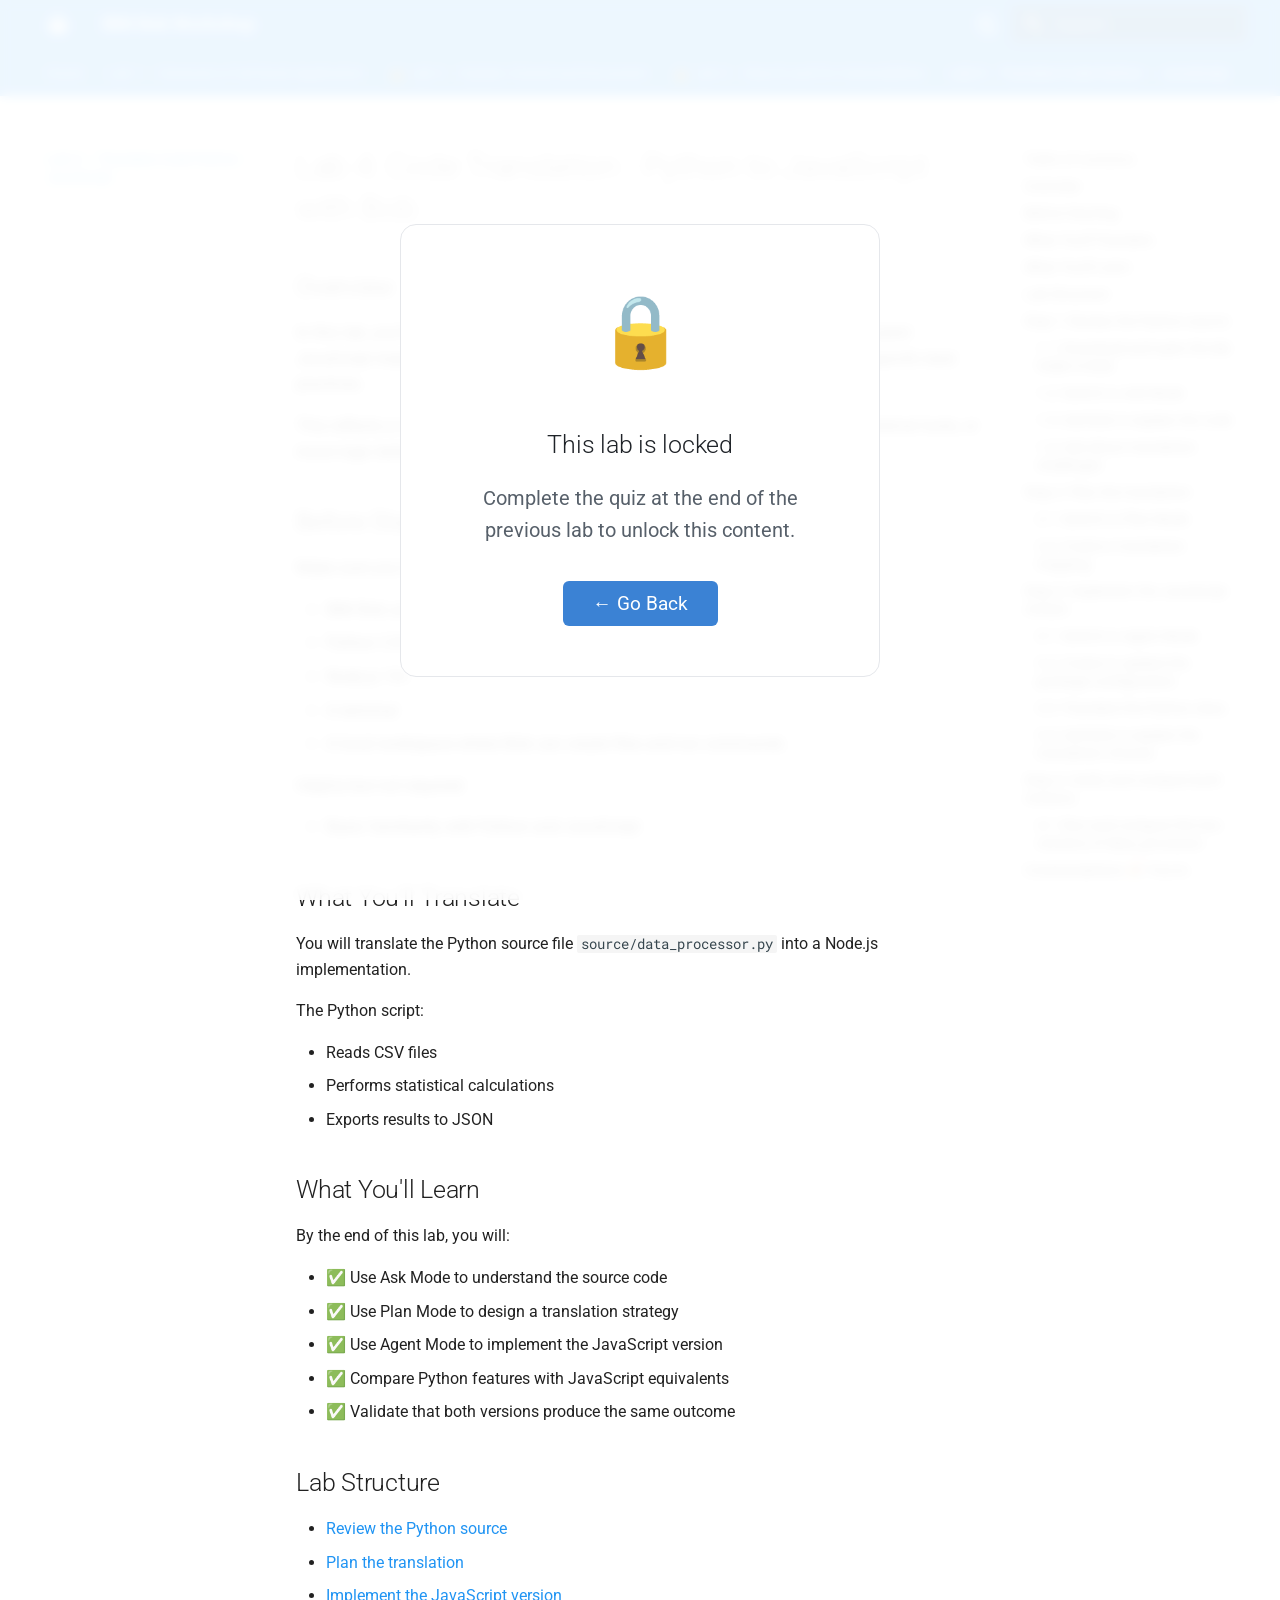
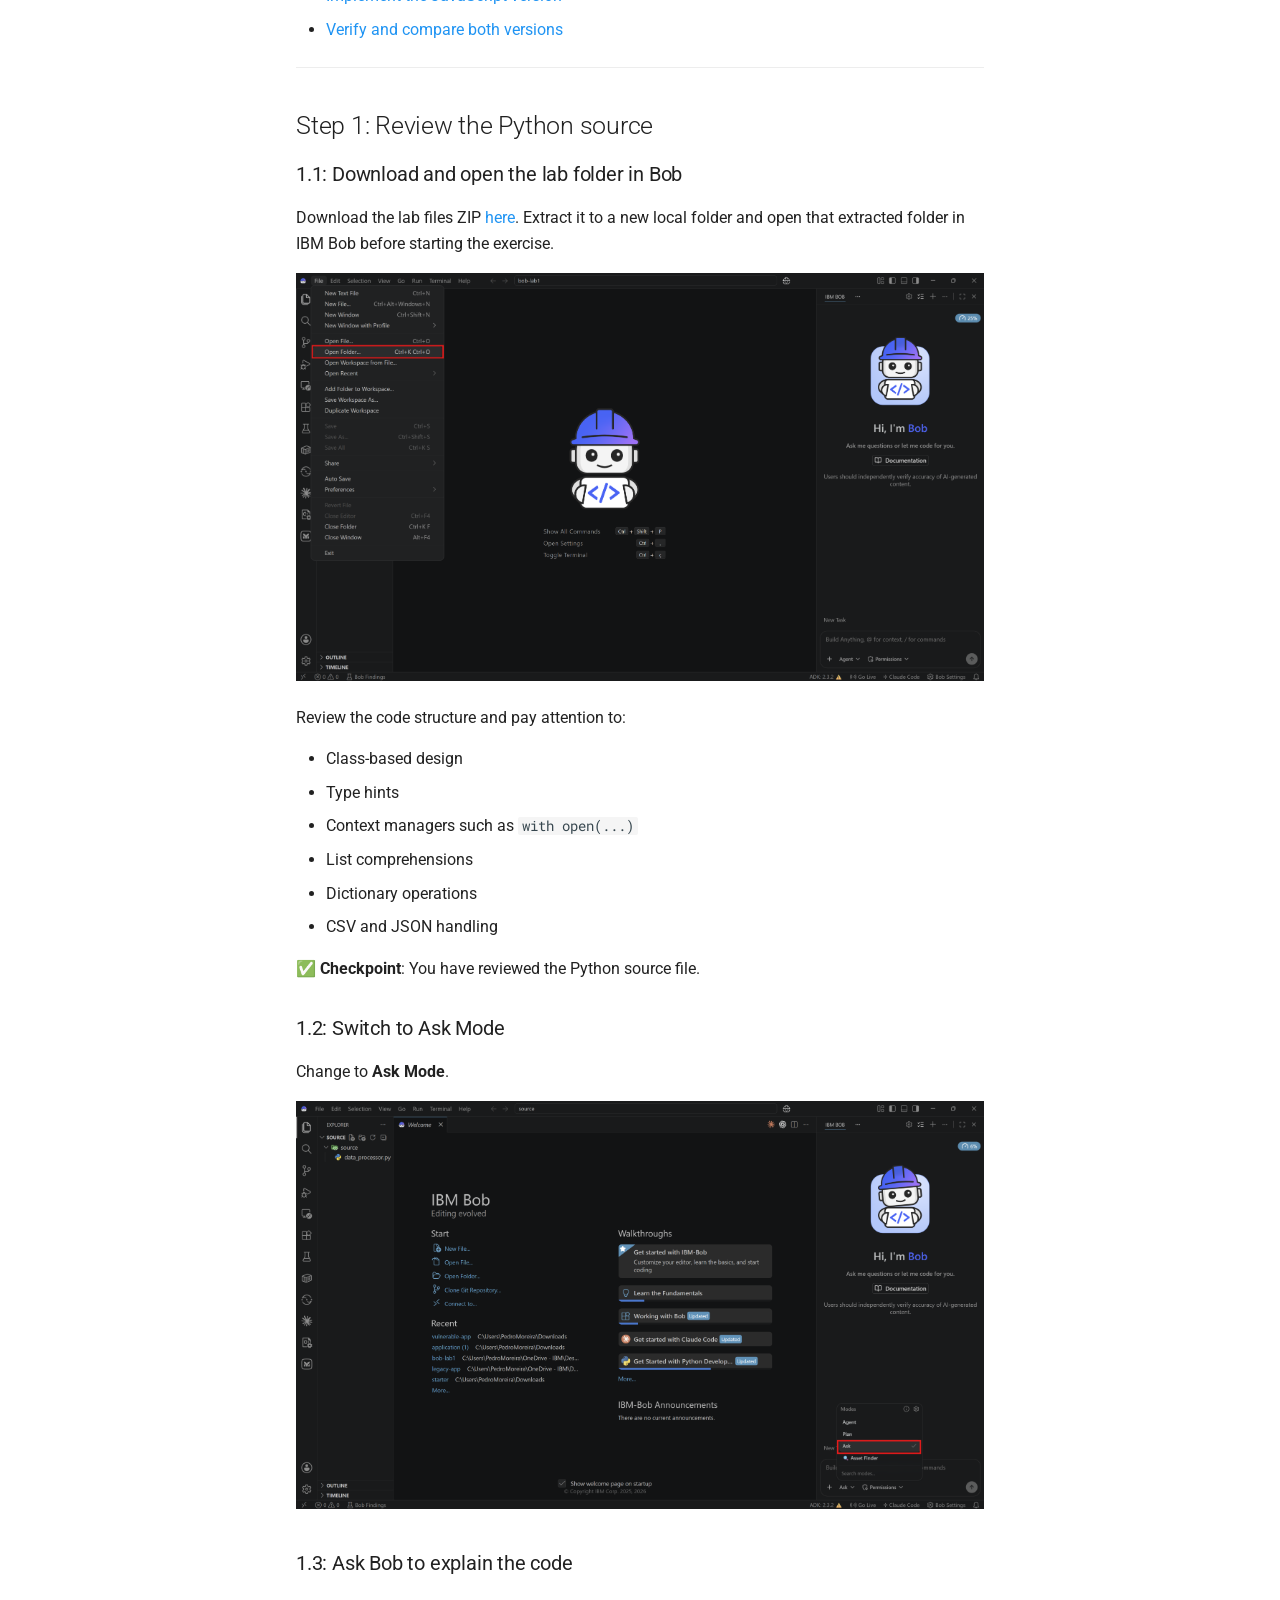
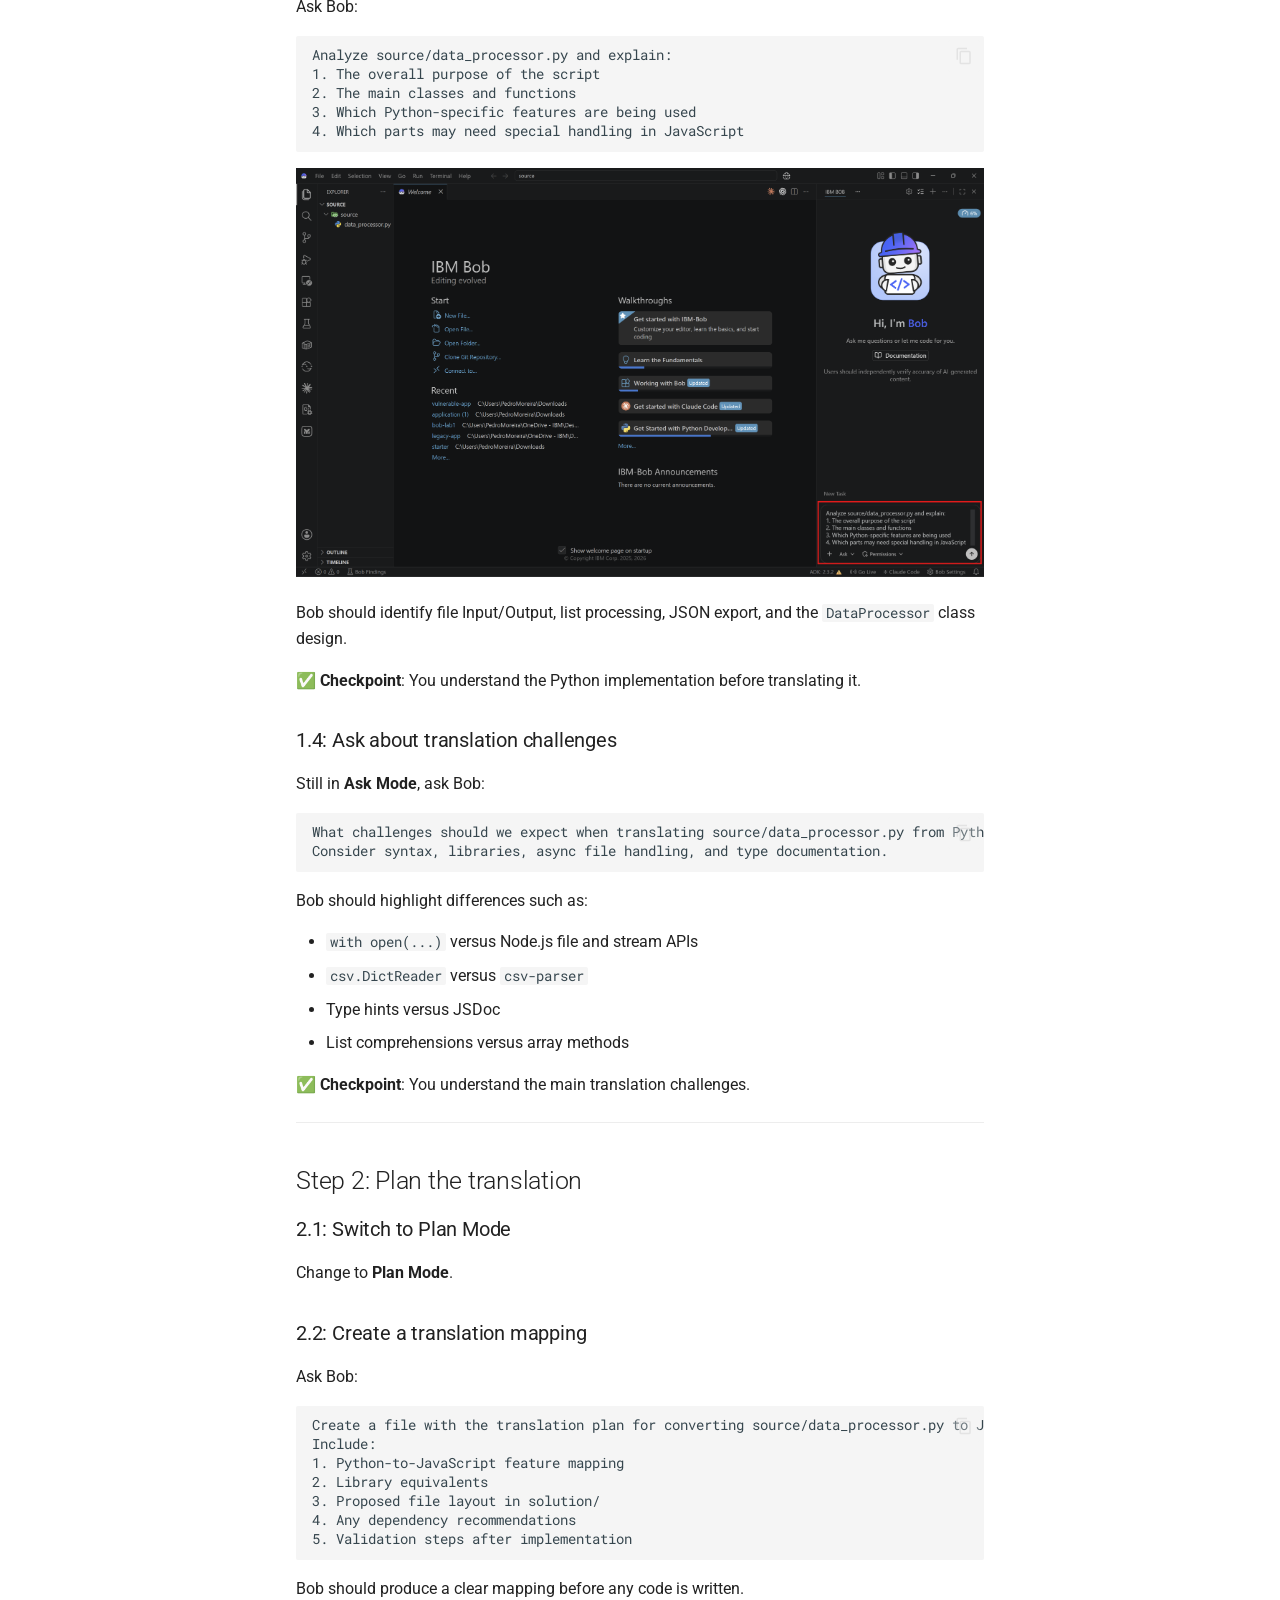
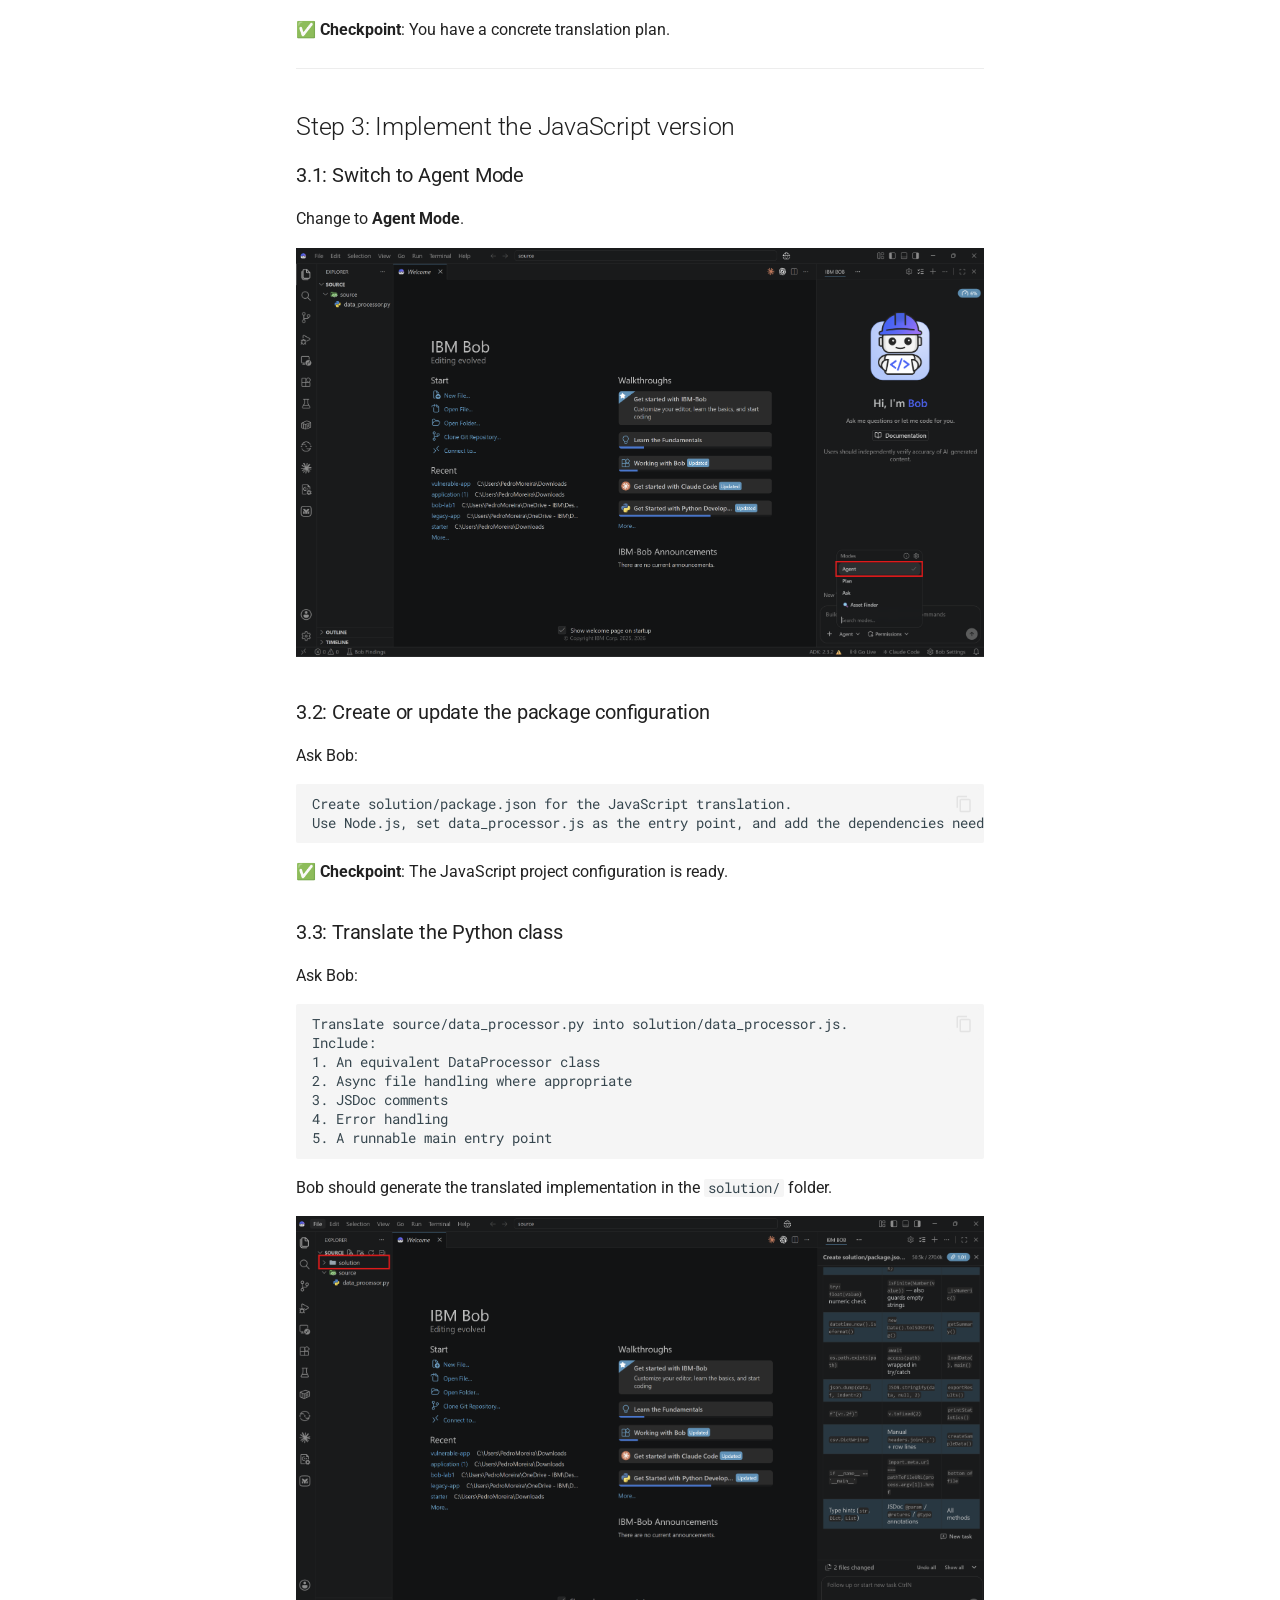
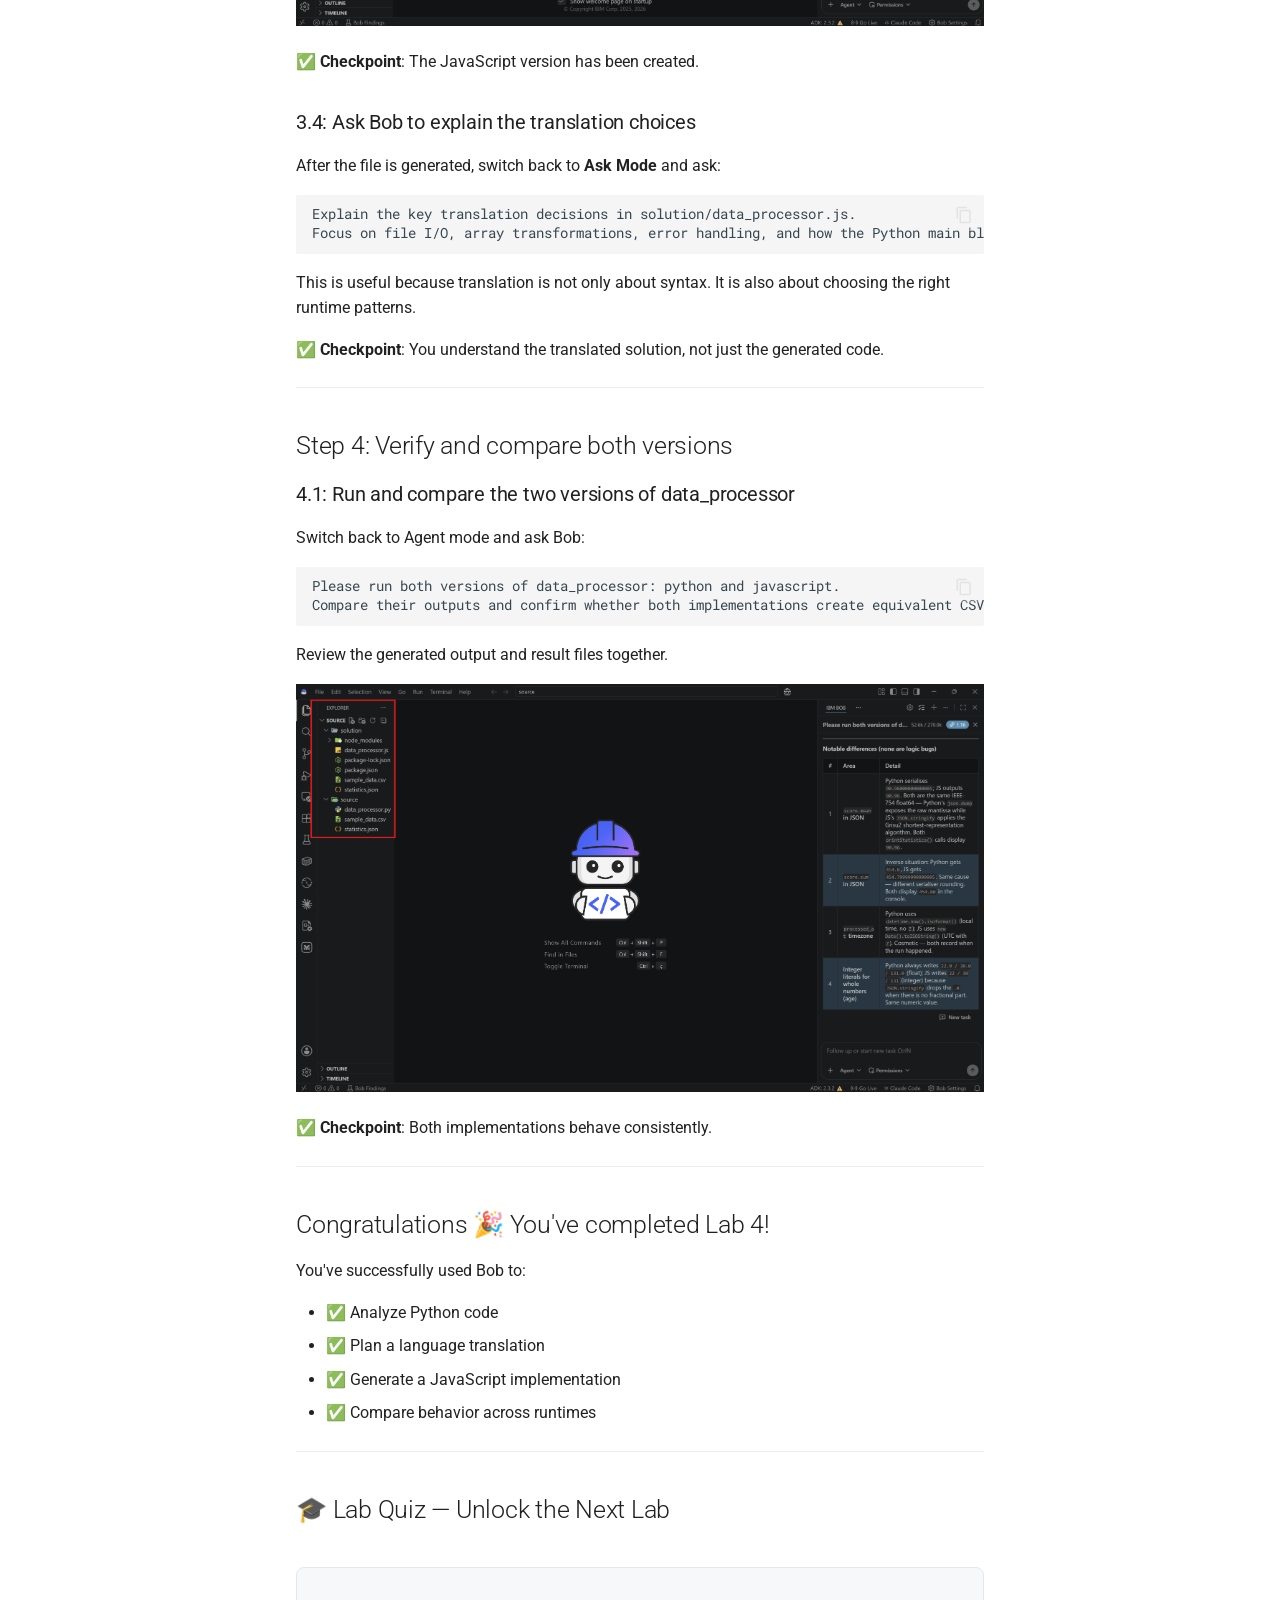
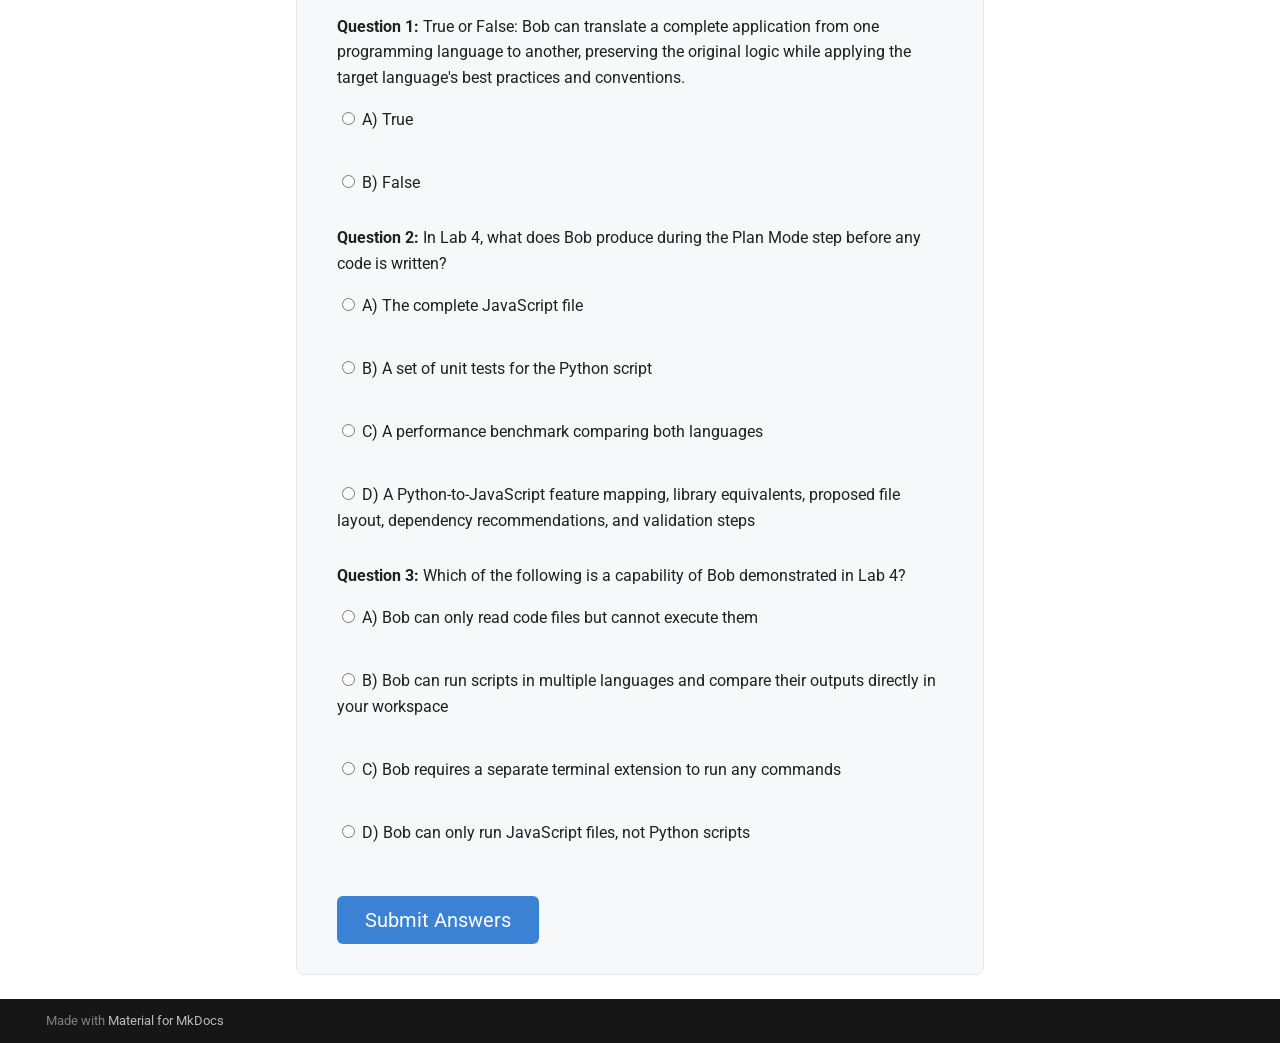
<file: lab4/index.html>
<!doctype html>
<html lang="en" class="no-js">
  <head>
    
      <meta charset="utf-8">
      <meta name="viewport" content="width=device-width,initial-scale=1">
      
        <meta name="description" content="Hands-on Labs for IBM Bob">
      
      
      
      
        <link rel="prev" href="../lab3/">
      
      
        <link rel="next" href="../lab5/">
      
      
        
      
      
      <link rel="icon" href="../assets/images/favicon.png">
      <meta name="generator" content="mkdocs-1.6.1, mkdocs-material-9.7.7">
    
    
      
        <title>Lab 4 — Translate Code Python → JavaScript - IBM Bob Workshop</title>
      
    
    
      <link rel="stylesheet" href="../assets/stylesheets/main.ec1eaa64.min.css">
      
        
        <link rel="stylesheet" href="../assets/stylesheets/palette.ab4e12ef.min.css">
      
      


    
    
      
    
    
      
        
        
        <link rel="preconnect" href="https://fonts.gstatic.com" crossorigin>
        <link rel="stylesheet" href="https://fonts.googleapis.com/css?family=Roboto:300,300i,400,400i,700,700i%7CRoboto+Mono:400,400i,700,700i&display=fallback">
        <style>:root{--md-text-font:"Roboto";--md-code-font:"Roboto Mono"}</style>
      
    
    
      <link rel="stylesheet" href="../stylesheets/extra.css">
    
    <script>__md_scope=new URL("..",location),__md_hash=e=>[...e].reduce(((e,_)=>(e<<5)-e+_.charCodeAt(0)),0),__md_get=(e,_=localStorage,t=__md_scope)=>JSON.parse(_.getItem(t.pathname+"."+e)),__md_set=(e,_,t=localStorage,a=__md_scope)=>{try{t.setItem(a.pathname+"."+e,JSON.stringify(_))}catch(e){}}</script>
    
      

    
    
  </head>
  
  
    
    
      
    
    
    
    
    <body dir="ltr" data-md-color-scheme="default" data-md-color-primary="blue" data-md-color-accent="light-blue">
  
    
    <input class="md-toggle" data-md-toggle="drawer" type="checkbox" id="__drawer" autocomplete="off">
    <input class="md-toggle" data-md-toggle="search" type="checkbox" id="__search" autocomplete="off">
    <label class="md-overlay" for="__drawer"></label>
    <div data-md-component="skip">
      
        
        <a href="#lab-4-code-translation-python-to-javascript-with-bob" class="md-skip">
          Skip to content
        </a>
      
    </div>
    <div data-md-component="announce">
      
    </div>
    
    
      

<header class="md-header" data-md-component="header">
  <nav class="md-header__inner md-grid" aria-label="Header">
    <a href=".." title="IBM Bob Workshop" class="md-header__button md-logo" aria-label="IBM Bob Workshop" data-md-component="logo">
      
  
  <svg xmlns="http://www.w3.org/2000/svg" viewBox="0 0 24 24"><path d="M12 8a3 3 0 0 0 3-3 3 3 0 0 0-3-3 3 3 0 0 0-3 3 3 3 0 0 0 3 3m0 3.54C9.64 9.35 6.5 8 3 8v11c3.5 0 6.64 1.35 9 3.54 2.36-2.19 5.5-3.54 9-3.54V8c-3.5 0-6.64 1.35-9 3.54"/></svg>

    </a>
    <label class="md-header__button md-icon" for="__drawer">
      
      <svg xmlns="http://www.w3.org/2000/svg" viewBox="0 0 24 24"><path d="M3 6h18v2H3zm0 5h18v2H3zm0 5h18v2H3z"/></svg>
    </label>
    <div class="md-header__title" data-md-component="header-title">
      <div class="md-header__ellipsis">
        <div class="md-header__topic">
          <span class="md-ellipsis">
            IBM Bob Workshop
          </span>
        </div>
        <div class="md-header__topic" data-md-component="header-topic">
          <span class="md-ellipsis">
            
              Lab 4 — Translate Code Python → JavaScript
            
          </span>
        </div>
      </div>
    </div>
    
      
        <form class="md-header__option" data-md-component="palette">
  
    
    
    
    <input class="md-option" data-md-color-media="" data-md-color-scheme="default" data-md-color-primary="blue" data-md-color-accent="light-blue"  aria-label="Switch to dark mode"  type="radio" name="__palette" id="__palette_0">
    
      <label class="md-header__button md-icon" title="Switch to dark mode" for="__palette_1" hidden>
        <svg xmlns="http://www.w3.org/2000/svg" viewBox="0 0 24 24"><path d="m17.75 4.09-2.53 1.94.91 3.06-2.63-1.81-2.63 1.81.91-3.06-2.53-1.94L12.44 4l1.06-3 1.06 3zm3.5 6.91-1.64 1.25.59 1.98-1.7-1.17-1.7 1.17.59-1.98L15.75 11l2.06-.05L18.5 9l.69 1.95zm-2.28 4.95c.83-.08 1.72 1.1 1.19 1.85-.32.45-.66.87-1.08 1.27C15.17 23 8.84 23 4.94 19.07c-3.91-3.9-3.91-10.24 0-14.14.4-.4.82-.76 1.27-1.08.75-.53 1.93.36 1.85 1.19-.27 2.86.69 5.83 2.89 8.02a9.96 9.96 0 0 0 8.02 2.89m-1.64 2.02a12.08 12.08 0 0 1-7.8-3.47c-2.17-2.19-3.33-5-3.49-7.82-2.81 3.14-2.7 7.96.31 10.98 3.02 3.01 7.84 3.12 10.98.31"/></svg>
      </label>
    
  
    
    
    
    <input class="md-option" data-md-color-media="" data-md-color-scheme="slate" data-md-color-primary="blue" data-md-color-accent="light-blue"  aria-label="Switch to light mode"  type="radio" name="__palette" id="__palette_1">
    
      <label class="md-header__button md-icon" title="Switch to light mode" for="__palette_0" hidden>
        <svg xmlns="http://www.w3.org/2000/svg" viewBox="0 0 24 24"><path d="M12 7a5 5 0 0 1 5 5 5 5 0 0 1-5 5 5 5 0 0 1-5-5 5 5 0 0 1 5-5m0 2a3 3 0 0 0-3 3 3 3 0 0 0 3 3 3 3 0 0 0 3-3 3 3 0 0 0-3-3m0-7 2.39 3.42C13.65 5.15 12.84 5 12 5s-1.65.15-2.39.42zM3.34 7l4.16-.35A7.2 7.2 0 0 0 5.94 8.5c-.44.74-.69 1.5-.83 2.29zm.02 10 1.76-3.77a7.131 7.131 0 0 0 2.38 4.14zM20.65 7l-1.77 3.79a7.02 7.02 0 0 0-2.38-4.15zm-.01 10-4.14.36c.59-.51 1.12-1.14 1.54-1.86.42-.73.69-1.5.83-2.29zM12 22l-2.41-3.44c.74.27 1.55.44 2.41.44.82 0 1.63-.17 2.37-.44z"/></svg>
      </label>
    
  
</form>
      
    
    
      <script>var palette=__md_get("__palette");if(palette&&palette.color){if("(prefers-color-scheme)"===palette.color.media){var media=matchMedia("(prefers-color-scheme: light)"),input=document.querySelector(media.matches?"[data-md-color-media='(prefers-color-scheme: light)']":"[data-md-color-media='(prefers-color-scheme: dark)']");palette.color.media=input.getAttribute("data-md-color-media"),palette.color.scheme=input.getAttribute("data-md-color-scheme"),palette.color.primary=input.getAttribute("data-md-color-primary"),palette.color.accent=input.getAttribute("data-md-color-accent")}for(var[key,value]of Object.entries(palette.color))document.body.setAttribute("data-md-color-"+key,value)}</script>
    
    
    
      
      
        <label class="md-header__button md-icon" for="__search">
          
          <svg xmlns="http://www.w3.org/2000/svg" viewBox="0 0 24 24"><path d="M9.5 3A6.5 6.5 0 0 1 16 9.5c0 1.61-.59 3.09-1.56 4.23l.27.27h.79l5 5-1.5 1.5-5-5v-.79l-.27-.27A6.52 6.52 0 0 1 9.5 16 6.5 6.5 0 0 1 3 9.5 6.5 6.5 0 0 1 9.5 3m0 2C7 5 5 7 5 9.5S7 14 9.5 14 14 12 14 9.5 12 5 9.5 5"/></svg>
        </label>
        <div class="md-search" data-md-component="search" role="dialog">
  <label class="md-search__overlay" for="__search"></label>
  <div class="md-search__inner" role="search">
    <form class="md-search__form" name="search">
      <input type="text" class="md-search__input" name="query" aria-label="Search" placeholder="Search" autocapitalize="off" autocorrect="off" autocomplete="off" spellcheck="false" data-md-component="search-query" required>
      <label class="md-search__icon md-icon" for="__search">
        
        <svg xmlns="http://www.w3.org/2000/svg" viewBox="0 0 24 24"><path d="M9.5 3A6.5 6.5 0 0 1 16 9.5c0 1.61-.59 3.09-1.56 4.23l.27.27h.79l5 5-1.5 1.5-5-5v-.79l-.27-.27A6.52 6.52 0 0 1 9.5 16 6.5 6.5 0 0 1 3 9.5 6.5 6.5 0 0 1 9.5 3m0 2C7 5 5 7 5 9.5S7 14 9.5 14 14 12 14 9.5 12 5 9.5 5"/></svg>
        
        <svg xmlns="http://www.w3.org/2000/svg" viewBox="0 0 24 24"><path d="M20 11v2H8l5.5 5.5-1.42 1.42L4.16 12l7.92-7.92L13.5 5.5 8 11z"/></svg>
      </label>
      <nav class="md-search__options" aria-label="Search">
        
        <button type="reset" class="md-search__icon md-icon" title="Clear" aria-label="Clear" tabindex="-1">
          
          <svg xmlns="http://www.w3.org/2000/svg" viewBox="0 0 24 24"><path d="M19 6.41 17.59 5 12 10.59 6.41 5 5 6.41 10.59 12 5 17.59 6.41 19 12 13.41 17.59 19 19 17.59 13.41 12z"/></svg>
        </button>
      </nav>
      
    </form>
    <div class="md-search__output">
      <div class="md-search__scrollwrap" tabindex="0" data-md-scrollfix>
        <div class="md-search-result" data-md-component="search-result">
          <div class="md-search-result__meta">
            Initializing search
          </div>
          <ol class="md-search-result__list" role="presentation"></ol>
        </div>
      </div>
    </div>
  </div>
</div>
      
    
    
  </nav>
  
</header>
    
    <div class="md-container" data-md-component="container">
      
      
        
          
            
<nav class="md-tabs" aria-label="Tabs" data-md-component="tabs">
  <div class="md-grid">
    <ul class="md-tabs__list">
      
        
  
  
  
  
    <li class="md-tabs__item">
      <a href=".." class="md-tabs__link">
        
  
  
    
  
  Home

      </a>
    </li>
  

      
        
  
  
  
  
    <li class="md-tabs__item">
      <a href="../lab1/" class="md-tabs__link">
        
  
  
    
  
  Lab 1 — Generate a Full-Stack Application

      </a>
    </li>
  

      
        
  
  
  
  
    <li class="md-tabs__item">
      <a href="../lab2/" class="md-tabs__link">
        
  
  
    
  
  Lab 2 — Explain, Extend and Document

      </a>
    </li>
  

      
        
  
  
  
  
    <li class="md-tabs__item">
      <a href="../lab3/" class="md-tabs__link">
        
  
  
    
  
  Lab 3 — Search and Fix Vulnerabilities

      </a>
    </li>
  

      
        
  
  
  
    
  
  
    <li class="md-tabs__item md-tabs__item--active">
      <a href="./" class="md-tabs__link">
        
  
  
    
  
  Lab 4 — Translate Code Python → JavaScript

      </a>
    </li>
  

      
        
  
  
  
  
    <li class="md-tabs__item">
      <a href="../lab5/" class="md-tabs__link">
        
  
  
    
  
  Lab 5 — Modernize Legacy Java Code

      </a>
    </li>
  

      
    </ul>
  </div>
</nav>
          
        
      
      <main class="md-main" data-md-component="main">
        <div class="md-main__inner md-grid">
          
            
              
              <div class="md-sidebar md-sidebar--primary" data-md-component="sidebar" data-md-type="navigation" >
                <div class="md-sidebar__scrollwrap">
                  <div class="md-sidebar__inner">
                    


  


<nav class="md-nav md-nav--primary md-nav--lifted" aria-label="Navigation" data-md-level="0">
  <label class="md-nav__title" for="__drawer">
    <a href=".." title="IBM Bob Workshop" class="md-nav__button md-logo" aria-label="IBM Bob Workshop" data-md-component="logo">
      
  
  <svg xmlns="http://www.w3.org/2000/svg" viewBox="0 0 24 24"><path d="M12 8a3 3 0 0 0 3-3 3 3 0 0 0-3-3 3 3 0 0 0-3 3 3 3 0 0 0 3 3m0 3.54C9.64 9.35 6.5 8 3 8v11c3.5 0 6.64 1.35 9 3.54 2.36-2.19 5.5-3.54 9-3.54V8c-3.5 0-6.64 1.35-9 3.54"/></svg>

    </a>
    IBM Bob Workshop
  </label>
  
  <ul class="md-nav__list" data-md-scrollfix>
    
      
      
  
  
  
  
    <li class="md-nav__item">
      <a href=".." class="md-nav__link">
        
  
  
  <span class="md-ellipsis">
    
  
    Home
  

    
  </span>
  
  

      </a>
    </li>
  

    
      
      
  
  
  
  
    <li class="md-nav__item">
      <a href="../lab1/" class="md-nav__link">
        
  
  
  <span class="md-ellipsis">
    
  
    Lab 1 — Generate a Full-Stack Application
  

    
  </span>
  
  

      </a>
    </li>
  

    
      
      
  
  
  
  
    <li class="md-nav__item">
      <a href="../lab2/" class="md-nav__link">
        
  
  
  <span class="md-ellipsis">
    
  
    Lab 2 — Explain, Extend and Document
  

    
  </span>
  
  

      </a>
    </li>
  

    
      
      
  
  
  
  
    <li class="md-nav__item">
      <a href="../lab3/" class="md-nav__link">
        
  
  
  <span class="md-ellipsis">
    
  
    Lab 3 — Search and Fix Vulnerabilities
  

    
  </span>
  
  

      </a>
    </li>
  

    
      
      
  
  
    
  
  
  
    <li class="md-nav__item md-nav__item--active">
      
      <input class="md-nav__toggle md-toggle" type="checkbox" id="__toc">
      
      
        
      
      
        <label class="md-nav__link md-nav__link--active" for="__toc">
          
  
  
  <span class="md-ellipsis">
    
  
    Lab 4 — Translate Code Python → JavaScript
  

    
  </span>
  
  

          <span class="md-nav__icon md-icon"></span>
        </label>
      
      <a href="./" class="md-nav__link md-nav__link--active">
        
  
  
  <span class="md-ellipsis">
    
  
    Lab 4 — Translate Code Python → JavaScript
  

    
  </span>
  
  

      </a>
      
        

<nav class="md-nav md-nav--secondary" aria-label="Table of contents">
  
  
  
    
  
  
    <label class="md-nav__title" for="__toc">
      <span class="md-nav__icon md-icon"></span>
      Table of contents
    </label>
    <ul class="md-nav__list" data-md-component="toc" data-md-scrollfix>
      
        <li class="md-nav__item">
  <a href="#overview" class="md-nav__link">
    <span class="md-ellipsis">
      
        Overview
      
    </span>
  </a>
  
</li>
      
        <li class="md-nav__item">
  <a href="#before-starting" class="md-nav__link">
    <span class="md-ellipsis">
      
        Before Starting
      
    </span>
  </a>
  
</li>
      
        <li class="md-nav__item">
  <a href="#what-youll-translate" class="md-nav__link">
    <span class="md-ellipsis">
      
        What You'll Translate
      
    </span>
  </a>
  
</li>
      
        <li class="md-nav__item">
  <a href="#what-youll-learn" class="md-nav__link">
    <span class="md-ellipsis">
      
        What You'll Learn
      
    </span>
  </a>
  
</li>
      
        <li class="md-nav__item">
  <a href="#lab-structure" class="md-nav__link">
    <span class="md-ellipsis">
      
        Lab Structure
      
    </span>
  </a>
  
</li>
      
        <li class="md-nav__item">
  <a href="#step-1-review-the-python-source" class="md-nav__link">
    <span class="md-ellipsis">
      
        Step 1: Review the Python source
      
    </span>
  </a>
  
    <nav class="md-nav" aria-label="Step 1: Review the Python source">
      <ul class="md-nav__list">
        
          <li class="md-nav__item">
  <a href="#11-download-and-open-the-lab-folder-in-bob" class="md-nav__link">
    <span class="md-ellipsis">
      
        1.1: Download and open the lab folder in Bob
      
    </span>
  </a>
  
</li>
        
          <li class="md-nav__item">
  <a href="#12-switch-to-ask-mode" class="md-nav__link">
    <span class="md-ellipsis">
      
        1.2: Switch to Ask Mode
      
    </span>
  </a>
  
</li>
        
          <li class="md-nav__item">
  <a href="#13-ask-bob-to-explain-the-code" class="md-nav__link">
    <span class="md-ellipsis">
      
        1.3: Ask Bob to explain the code
      
    </span>
  </a>
  
</li>
        
          <li class="md-nav__item">
  <a href="#14-ask-about-translation-challenges" class="md-nav__link">
    <span class="md-ellipsis">
      
        1.4: Ask about translation challenges
      
    </span>
  </a>
  
</li>
        
      </ul>
    </nav>
  
</li>
      
        <li class="md-nav__item">
  <a href="#step-2-plan-the-translation" class="md-nav__link">
    <span class="md-ellipsis">
      
        Step 2: Plan the translation
      
    </span>
  </a>
  
    <nav class="md-nav" aria-label="Step 2: Plan the translation">
      <ul class="md-nav__list">
        
          <li class="md-nav__item">
  <a href="#21-switch-to-plan-mode" class="md-nav__link">
    <span class="md-ellipsis">
      
        2.1: Switch to Plan Mode
      
    </span>
  </a>
  
</li>
        
          <li class="md-nav__item">
  <a href="#22-create-a-translation-mapping" class="md-nav__link">
    <span class="md-ellipsis">
      
        2.2: Create a translation mapping
      
    </span>
  </a>
  
</li>
        
      </ul>
    </nav>
  
</li>
      
        <li class="md-nav__item">
  <a href="#step-3-implement-the-javascript-version" class="md-nav__link">
    <span class="md-ellipsis">
      
        Step 3: Implement the JavaScript version
      
    </span>
  </a>
  
    <nav class="md-nav" aria-label="Step 3: Implement the JavaScript version">
      <ul class="md-nav__list">
        
          <li class="md-nav__item">
  <a href="#31-switch-to-agent-mode" class="md-nav__link">
    <span class="md-ellipsis">
      
        3.1: Switch to Agent Mode
      
    </span>
  </a>
  
</li>
        
          <li class="md-nav__item">
  <a href="#32-create-or-update-the-package-configuration" class="md-nav__link">
    <span class="md-ellipsis">
      
        3.2: Create or update the package configuration
      
    </span>
  </a>
  
</li>
        
          <li class="md-nav__item">
  <a href="#33-translate-the-python-class" class="md-nav__link">
    <span class="md-ellipsis">
      
        3.3: Translate the Python class
      
    </span>
  </a>
  
</li>
        
          <li class="md-nav__item">
  <a href="#34-ask-bob-to-explain-the-translation-choices" class="md-nav__link">
    <span class="md-ellipsis">
      
        3.4: Ask Bob to explain the translation choices
      
    </span>
  </a>
  
</li>
        
      </ul>
    </nav>
  
</li>
      
        <li class="md-nav__item">
  <a href="#step-4-verify-and-compare-both-versions" class="md-nav__link">
    <span class="md-ellipsis">
      
        Step 4: Verify and compare both versions
      
    </span>
  </a>
  
    <nav class="md-nav" aria-label="Step 4: Verify and compare both versions">
      <ul class="md-nav__list">
        
          <li class="md-nav__item">
  <a href="#41-run-and-compare-the-two-versions-of-data_processor" class="md-nav__link">
    <span class="md-ellipsis">
      
        4.1: Run and compare the two versions of data_processor
      
    </span>
  </a>
  
</li>
        
      </ul>
    </nav>
  
</li>
      
        <li class="md-nav__item">
  <a href="#congratulations-youve-completed-lab-4" class="md-nav__link">
    <span class="md-ellipsis">
      
        Congratulations 🎉 You've completed Lab 4!
      
    </span>
  </a>
  
</li>
      
        <li class="md-nav__item">
  <a href="#lab-quiz-unlock-the-next-lab" class="md-nav__link">
    <span class="md-ellipsis">
      
        🎓 Lab Quiz — Unlock the Next Lab
      
    </span>
  </a>
  
</li>
      
    </ul>
  
</nav>
      
    </li>
  

    
      
      
  
  
  
  
    <li class="md-nav__item">
      <a href="../lab5/" class="md-nav__link">
        
  
  
  <span class="md-ellipsis">
    
  
    Lab 5 — Modernize Legacy Java Code
  

    
  </span>
  
  

      </a>
    </li>
  

    
  </ul>
</nav>
                  </div>
                </div>
              </div>
            
            
              
              <div class="md-sidebar md-sidebar--secondary" data-md-component="sidebar" data-md-type="toc" >
                <div class="md-sidebar__scrollwrap">
                  <div class="md-sidebar__inner">
                    

<nav class="md-nav md-nav--secondary" aria-label="Table of contents">
  
  
  
    
  
  
    <label class="md-nav__title" for="__toc">
      <span class="md-nav__icon md-icon"></span>
      Table of contents
    </label>
    <ul class="md-nav__list" data-md-component="toc" data-md-scrollfix>
      
        <li class="md-nav__item">
  <a href="#overview" class="md-nav__link">
    <span class="md-ellipsis">
      
        Overview
      
    </span>
  </a>
  
</li>
      
        <li class="md-nav__item">
  <a href="#before-starting" class="md-nav__link">
    <span class="md-ellipsis">
      
        Before Starting
      
    </span>
  </a>
  
</li>
      
        <li class="md-nav__item">
  <a href="#what-youll-translate" class="md-nav__link">
    <span class="md-ellipsis">
      
        What You'll Translate
      
    </span>
  </a>
  
</li>
      
        <li class="md-nav__item">
  <a href="#what-youll-learn" class="md-nav__link">
    <span class="md-ellipsis">
      
        What You'll Learn
      
    </span>
  </a>
  
</li>
      
        <li class="md-nav__item">
  <a href="#lab-structure" class="md-nav__link">
    <span class="md-ellipsis">
      
        Lab Structure
      
    </span>
  </a>
  
</li>
      
        <li class="md-nav__item">
  <a href="#step-1-review-the-python-source" class="md-nav__link">
    <span class="md-ellipsis">
      
        Step 1: Review the Python source
      
    </span>
  </a>
  
    <nav class="md-nav" aria-label="Step 1: Review the Python source">
      <ul class="md-nav__list">
        
          <li class="md-nav__item">
  <a href="#11-download-and-open-the-lab-folder-in-bob" class="md-nav__link">
    <span class="md-ellipsis">
      
        1.1: Download and open the lab folder in Bob
      
    </span>
  </a>
  
</li>
        
          <li class="md-nav__item">
  <a href="#12-switch-to-ask-mode" class="md-nav__link">
    <span class="md-ellipsis">
      
        1.2: Switch to Ask Mode
      
    </span>
  </a>
  
</li>
        
          <li class="md-nav__item">
  <a href="#13-ask-bob-to-explain-the-code" class="md-nav__link">
    <span class="md-ellipsis">
      
        1.3: Ask Bob to explain the code
      
    </span>
  </a>
  
</li>
        
          <li class="md-nav__item">
  <a href="#14-ask-about-translation-challenges" class="md-nav__link">
    <span class="md-ellipsis">
      
        1.4: Ask about translation challenges
      
    </span>
  </a>
  
</li>
        
      </ul>
    </nav>
  
</li>
      
        <li class="md-nav__item">
  <a href="#step-2-plan-the-translation" class="md-nav__link">
    <span class="md-ellipsis">
      
        Step 2: Plan the translation
      
    </span>
  </a>
  
    <nav class="md-nav" aria-label="Step 2: Plan the translation">
      <ul class="md-nav__list">
        
          <li class="md-nav__item">
  <a href="#21-switch-to-plan-mode" class="md-nav__link">
    <span class="md-ellipsis">
      
        2.1: Switch to Plan Mode
      
    </span>
  </a>
  
</li>
        
          <li class="md-nav__item">
  <a href="#22-create-a-translation-mapping" class="md-nav__link">
    <span class="md-ellipsis">
      
        2.2: Create a translation mapping
      
    </span>
  </a>
  
</li>
        
      </ul>
    </nav>
  
</li>
      
        <li class="md-nav__item">
  <a href="#step-3-implement-the-javascript-version" class="md-nav__link">
    <span class="md-ellipsis">
      
        Step 3: Implement the JavaScript version
      
    </span>
  </a>
  
    <nav class="md-nav" aria-label="Step 3: Implement the JavaScript version">
      <ul class="md-nav__list">
        
          <li class="md-nav__item">
  <a href="#31-switch-to-agent-mode" class="md-nav__link">
    <span class="md-ellipsis">
      
        3.1: Switch to Agent Mode
      
    </span>
  </a>
  
</li>
        
          <li class="md-nav__item">
  <a href="#32-create-or-update-the-package-configuration" class="md-nav__link">
    <span class="md-ellipsis">
      
        3.2: Create or update the package configuration
      
    </span>
  </a>
  
</li>
        
          <li class="md-nav__item">
  <a href="#33-translate-the-python-class" class="md-nav__link">
    <span class="md-ellipsis">
      
        3.3: Translate the Python class
      
    </span>
  </a>
  
</li>
        
          <li class="md-nav__item">
  <a href="#34-ask-bob-to-explain-the-translation-choices" class="md-nav__link">
    <span class="md-ellipsis">
      
        3.4: Ask Bob to explain the translation choices
      
    </span>
  </a>
  
</li>
        
      </ul>
    </nav>
  
</li>
      
        <li class="md-nav__item">
  <a href="#step-4-verify-and-compare-both-versions" class="md-nav__link">
    <span class="md-ellipsis">
      
        Step 4: Verify and compare both versions
      
    </span>
  </a>
  
    <nav class="md-nav" aria-label="Step 4: Verify and compare both versions">
      <ul class="md-nav__list">
        
          <li class="md-nav__item">
  <a href="#41-run-and-compare-the-two-versions-of-data_processor" class="md-nav__link">
    <span class="md-ellipsis">
      
        4.1: Run and compare the two versions of data_processor
      
    </span>
  </a>
  
</li>
        
      </ul>
    </nav>
  
</li>
      
        <li class="md-nav__item">
  <a href="#congratulations-youve-completed-lab-4" class="md-nav__link">
    <span class="md-ellipsis">
      
        Congratulations 🎉 You've completed Lab 4!
      
    </span>
  </a>
  
</li>
      
        <li class="md-nav__item">
  <a href="#lab-quiz-unlock-the-next-lab" class="md-nav__link">
    <span class="md-ellipsis">
      
        🎓 Lab Quiz — Unlock the Next Lab
      
    </span>
  </a>
  
</li>
      
    </ul>
  
</nav>
                  </div>
                </div>
              </div>
            
          
          
            <div class="md-content" data-md-component="content">
              
              <article class="md-content__inner md-typeset">
                
                  



<div class="lab-lock-overlay" id="lock-lab4">
  <div class="lock-content">
    <span class="lock-icon">🔒</span>
    <h2>This lab is locked</h2>
    <p>Complete the quiz at the end of the previous lab to unlock this content.</p>
    <button class="lock-back-btn" onclick="goBackFromLock()">← Go Back</button>
  </div>
</div>

<h1 id="lab-4-code-translation-python-to-javascript-with-bob">Lab 4: Code Translation - Python to JavaScript with Bob</h1>
<h2 id="overview">Overview</h2>
<p>In this lab, you'll use Bob to translate a Python data-processing script into an equivalent JavaScript implementation while preserving functionality and applying language-specific best practices.</p>
<p>This reflects a common real-world scenario where teams modernize utilities, port internal tools, or move logic between runtimes without rewriting everything manually.</p>
<h2 id="before-starting">Before Starting</h2>
<p>Make sure you have:</p>
<ul>
<li>IBM Bob access</li>
<li>Python 3.8+</li>
<li>Node.js 14+</li>
<li>A terminal</li>
<li>A local workspace where Bob can create files and run commands</li>
</ul>
<p>Helpful but not required:</p>
<ul>
<li>Basic familiarity with Python and JavaScript</li>
</ul>
<h2 id="what-youll-translate">What You'll Translate</h2>
<p>You will translate the Python source file <code>source/data_processor.py</code> into a Node.js implementation.</p>
<p>The Python script:</p>
<ul>
<li>Reads CSV files</li>
<li>Performs statistical calculations</li>
<li>Exports results to JSON</li>
</ul>
<h2 id="what-youll-learn">What You'll Learn</h2>
<p>By the end of this lab, you will:</p>
<ul>
<li>✅ Use Ask Mode to understand the source code</li>
<li>✅ Use Plan Mode to design a translation strategy</li>
<li>✅ Use Agent Mode to implement the JavaScript version</li>
<li>✅ Compare Python features with JavaScript equivalents</li>
<li>✅ Validate that both versions produce the same outcome</li>
</ul>
<h2 id="lab-structure">Lab Structure</h2>
<ul>
<li><a href="#step-1-review-the-python-source">Review the Python source</a></li>
<li><a href="#step-2-plan-the-translation">Plan the translation</a></li>
<li><a href="#step-3-implement-the-javascript-version">Implement the JavaScript version</a></li>
<li><a href="#step-4-verify-and-compare-both-versions">Verify and compare both versions</a></li>
</ul>
<hr />
<h2 id="step-1-review-the-python-source">Step 1: Review the Python source</h2>
<h3 id="11-download-and-open-the-lab-folder-in-bob">1.1: Download and open the lab folder in Bob</h3>
<p>Download the lab files ZIP <a href="../assets/lab4/source.zip">here</a>. Extract it to a new local folder and open that extracted folder in IBM Bob before starting the exercise.</p>
<p><img alt="1" src="../assets/lab4/images/1.png"></p>
<p>Review the code structure and pay attention to:</p>
<ul>
<li>Class-based design</li>
<li>Type hints</li>
<li>Context managers such as <code>with open(...)</code></li>
<li>List comprehensions</li>
<li>Dictionary operations</li>
<li>CSV and JSON handling</li>
</ul>
<p><strong>✅ Checkpoint</strong>: You have reviewed the Python source file.</p>
<h3 id="12-switch-to-ask-mode">1.2: Switch to Ask Mode</h3>
<p>Change to <strong>Ask Mode</strong>.</p>
<p><img alt="2" src="../assets/lab4/images/2.png"></p>
<h3 id="13-ask-bob-to-explain-the-code">1.3: Ask Bob to explain the code</h3>
<p>Ask Bob:</p>
<pre><code class="language-text">Analyze source/data_processor.py and explain:
1. The overall purpose of the script
2. The main classes and functions
3. Which Python-specific features are being used
4. Which parts may need special handling in JavaScript
</code></pre>
<p><img alt="3" src="../assets/lab4/images/3.png"></p>
<p>Bob should identify file Input/Output, list processing, JSON export, and the <code>DataProcessor</code> class design.</p>
<p><strong>✅ Checkpoint</strong>: You understand the Python implementation before translating it.</p>
<h3 id="14-ask-about-translation-challenges">1.4: Ask about translation challenges</h3>
<p>Still in <strong>Ask Mode</strong>, ask Bob:</p>
<pre><code class="language-text">What challenges should we expect when translating source/data_processor.py from Python to JavaScript?
Consider syntax, libraries, async file handling, and type documentation.
</code></pre>
<p>Bob should highlight differences such as:</p>
<ul>
<li><code>with open(...)</code> versus Node.js file and stream APIs</li>
<li><code>csv.DictReader</code> versus <code>csv-parser</code></li>
<li>Type hints versus JSDoc</li>
<li>List comprehensions versus array methods</li>
</ul>
<p><strong>✅ Checkpoint</strong>: You understand the main translation challenges.</p>
<hr />
<h2 id="step-2-plan-the-translation">Step 2: Plan the translation</h2>
<h3 id="21-switch-to-plan-mode">2.1: Switch to Plan Mode</h3>
<p>Change to <strong>Plan Mode</strong>.</p>
<h3 id="22-create-a-translation-mapping">2.2: Create a translation mapping</h3>
<p>Ask Bob:</p>
<pre><code class="language-text">Create a file with the translation plan for converting source/data_processor.py to JavaScript.
Include:
1. Python-to-JavaScript feature mapping
2. Library equivalents
3. Proposed file layout in solution/
4. Any dependency recommendations
5. Validation steps after implementation
</code></pre>
<p>Bob should produce a clear mapping before any code is written.</p>
<p><strong>✅ Checkpoint</strong>: You have a concrete translation plan.</p>
<hr />
<h2 id="step-3-implement-the-javascript-version">Step 3: Implement the JavaScript version</h2>
<h3 id="31-switch-to-agent-mode">3.1: Switch to Agent Mode</h3>
<p>Change to <strong>Agent Mode</strong>.</p>
<p><img alt="5" src="../assets/lab4/images/5.png"></p>
<h3 id="32-create-or-update-the-package-configuration">3.2: Create or update the package configuration</h3>
<p>Ask Bob:</p>
<pre><code class="language-text">Create solution/package.json for the JavaScript translation.
Use Node.js, set data_processor.js as the entry point, and add the dependencies needed for CSV parsing.
</code></pre>
<p><strong>✅ Checkpoint</strong>: The JavaScript project configuration is ready.</p>
<h3 id="33-translate-the-python-class">3.3: Translate the Python class</h3>
<p>Ask Bob:</p>
<pre><code class="language-text">Translate source/data_processor.py into solution/data_processor.js.
Include:
1. An equivalent DataProcessor class
2. Async file handling where appropriate
3. JSDoc comments
4. Error handling
5. A runnable main entry point
</code></pre>
<p>Bob should generate the translated implementation in the <code>solution/</code> folder.</p>
<p><img alt="6" src="../assets/lab4/images/6.png"></p>
<p><strong>✅ Checkpoint</strong>: The JavaScript version has been created.</p>
<h3 id="34-ask-bob-to-explain-the-translation-choices">3.4: Ask Bob to explain the translation choices</h3>
<p>After the file is generated, switch back to <strong>Ask Mode</strong> and ask:</p>
<pre><code class="language-text">Explain the key translation decisions in solution/data_processor.js.
Focus on file I/O, array transformations, error handling, and how the Python main block was mapped to Node.js.
</code></pre>
<p>This is useful because translation is not only about syntax. It is also about choosing the right runtime patterns.</p>
<p><strong>✅ Checkpoint</strong>: You understand the translated solution, not just the generated code.</p>
<hr />
<h2 id="step-4-verify-and-compare-both-versions">Step 4: Verify and compare both versions</h2>
<h3 id="41-run-and-compare-the-two-versions-of-data_processor">4.1: Run and compare the two versions of data_processor</h3>
<p>Switch back to Agent mode and ask Bob:</p>
<pre><code class="language-text">Please run both versions of data_processor: python and javascript.
Compare their outputs and confirm whether both implementations create equivalent CSV-processing and JSON-export behavior.
</code></pre>
<p>Review the generated output and result files together.</p>
<p><img alt="7" src="../assets/lab4/images/7.png"></p>
<p><strong>✅ Checkpoint</strong>: Both implementations behave consistently.</p>
<hr />
<h2 id="congratulations-youve-completed-lab-4">Congratulations 🎉 You've completed Lab 4!</h2>
<p>You've successfully used Bob to:</p>
<ul>
<li>✅ Analyze Python code</li>
<li>✅ Plan a language translation</li>
<li>✅ Generate a JavaScript implementation</li>
<li>✅ Compare behavior across runtimes</li>
</ul>
<hr />
<h2 id="lab-quiz-unlock-the-next-lab">🎓 Lab Quiz — Unlock the Next Lab</h2>
<div class="lab-quiz" id="quiz-lab4" data-unlocks="lab5">

  <!-- Question 1 -->
  <div class="quiz-question" data-correct="A">
    <p><strong>Question 1:</strong> True or False: Bob can translate a complete application from one programming language to another, preserving the original logic while applying the target language's best practices and conventions.</p>
    <label><input type="radio" name="q1-lab4" value="A"> A) True</label><br>
    <label><input type="radio" name="q1-lab4" value="B"> B) False</label>
    <div class="quiz-feedback" hidden></div>
  </div>

  <!-- Question 2 -->
  <div class="quiz-question" data-correct="D">
    <p><strong>Question 2:</strong> In Lab 4, what does Bob produce during the Plan Mode step before any code is written?</p>
    <label><input type="radio" name="q2-lab4" value="A"> A) The complete JavaScript file</label><br>
    <label><input type="radio" name="q2-lab4" value="B"> B) A set of unit tests for the Python script</label><br>
    <label><input type="radio" name="q2-lab4" value="C"> C) A performance benchmark comparing both languages</label><br>
    <label><input type="radio" name="q2-lab4" value="D"> D) A Python-to-JavaScript feature mapping, library equivalents, proposed file layout, dependency recommendations, and validation steps</label>
    <div class="quiz-feedback" hidden></div>
  </div>

  <!-- Question 3 -->
  <div class="quiz-question" data-correct="B">
    <p><strong>Question 3:</strong> Which of the following is a capability of Bob demonstrated in Lab 4?</p>
    <label><input type="radio" name="q3-lab4" value="A"> A) Bob can only read code files but cannot execute them</label><br>
    <label><input type="radio" name="q3-lab4" value="B"> B) Bob can run scripts in multiple languages and compare their outputs directly in your workspace</label><br>
    <label><input type="radio" name="q3-lab4" value="C"> C) Bob requires a separate terminal extension to run any commands</label><br>
    <label><input type="radio" name="q3-lab4" value="D"> D) Bob can only run JavaScript files, not Python scripts</label>
    <div class="quiz-feedback" hidden></div>
  </div>

  <button class="quiz-submit-btn" onclick="submitQuiz('lab4')">Submit Answers</button>
  <div class="quiz-result" hidden></div>

</div>












                
              </article>
            </div>
          
          
<script>var target=document.getElementById(location.hash.slice(1));target&&target.name&&(target.checked=target.name.startsWith("__tabbed_"))</script>
        </div>
        
          <button type="button" class="md-top md-icon" data-md-component="top" hidden>
  
  <svg xmlns="http://www.w3.org/2000/svg" viewBox="0 0 24 24"><path d="M13 20h-2V8l-5.5 5.5-1.42-1.42L12 4.16l7.92 7.92-1.42 1.42L13 8z"/></svg>
  Back to top
</button>
        
      </main>
      
        <footer class="md-footer">
  
  <div class="md-footer-meta md-typeset">
    <div class="md-footer-meta__inner md-grid">
      <div class="md-copyright">
  
  
    Made with
    <a href="https://squidfunk.github.io/mkdocs-material/" target="_blank" rel="noopener">
      Material for MkDocs
    </a>
  
</div>
      
    </div>
  </div>
</footer>
      
    </div>
    <div class="md-dialog" data-md-component="dialog">
      <div class="md-dialog__inner md-typeset"></div>
    </div>
    
    
    
      
      
      <script id="__config" type="application/json">{"annotate": null, "base": "..", "features": ["navigation.tabs", "navigation.top", "content.code.copy"], "search": "../assets/javascripts/workers/search.2c215733.min.js", "tags": null, "translations": {"clipboard.copied": "Copied to clipboard", "clipboard.copy": "Copy to clipboard", "search.result.more.one": "1 more on this page", "search.result.more.other": "# more on this page", "search.result.none": "No matching documents", "search.result.one": "1 matching document", "search.result.other": "# matching documents", "search.result.placeholder": "Type to start searching", "search.result.term.missing": "Missing", "select.version": "Select version"}, "version": null}</script>
    
    
      <script src="../assets/javascripts/bundle.d7400e89.min.js"></script>
      
        <script src="../javascripts/quiz.js"></script>
      
    
  </body>
</html>
</file>
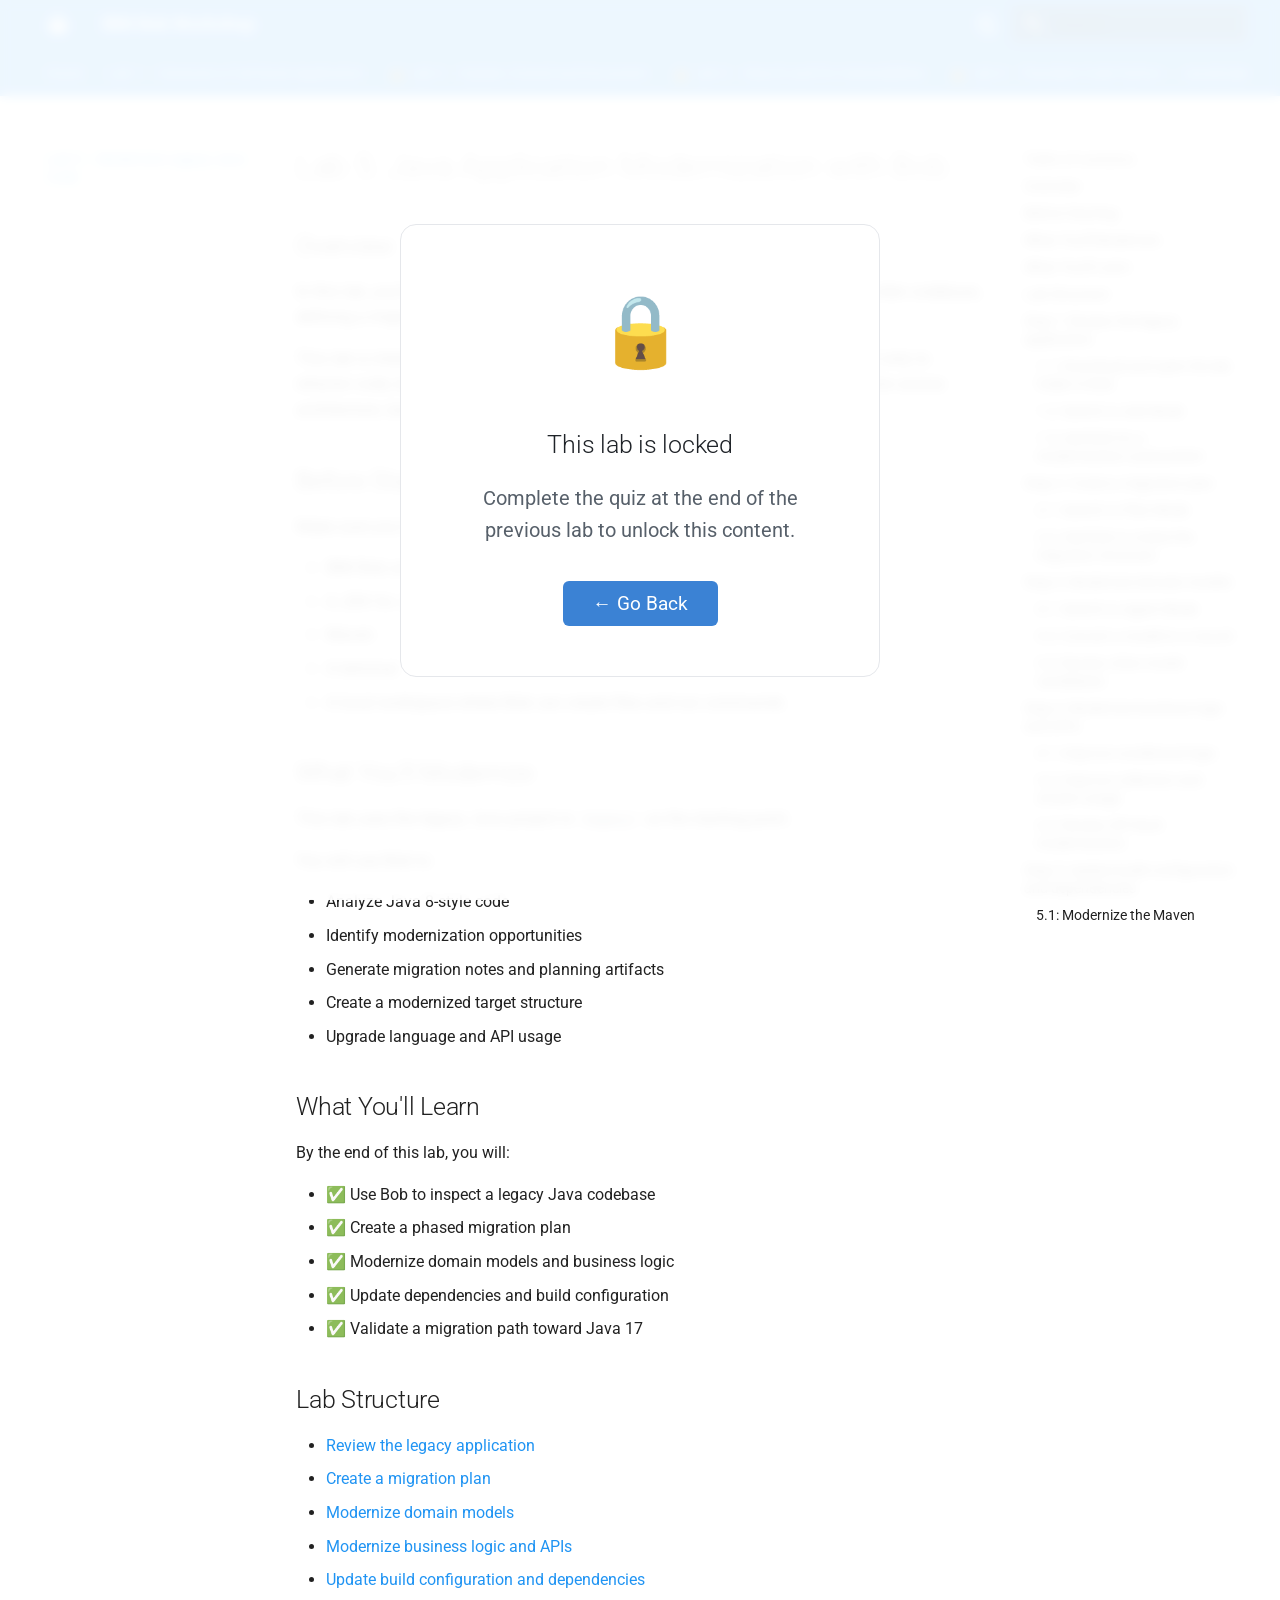
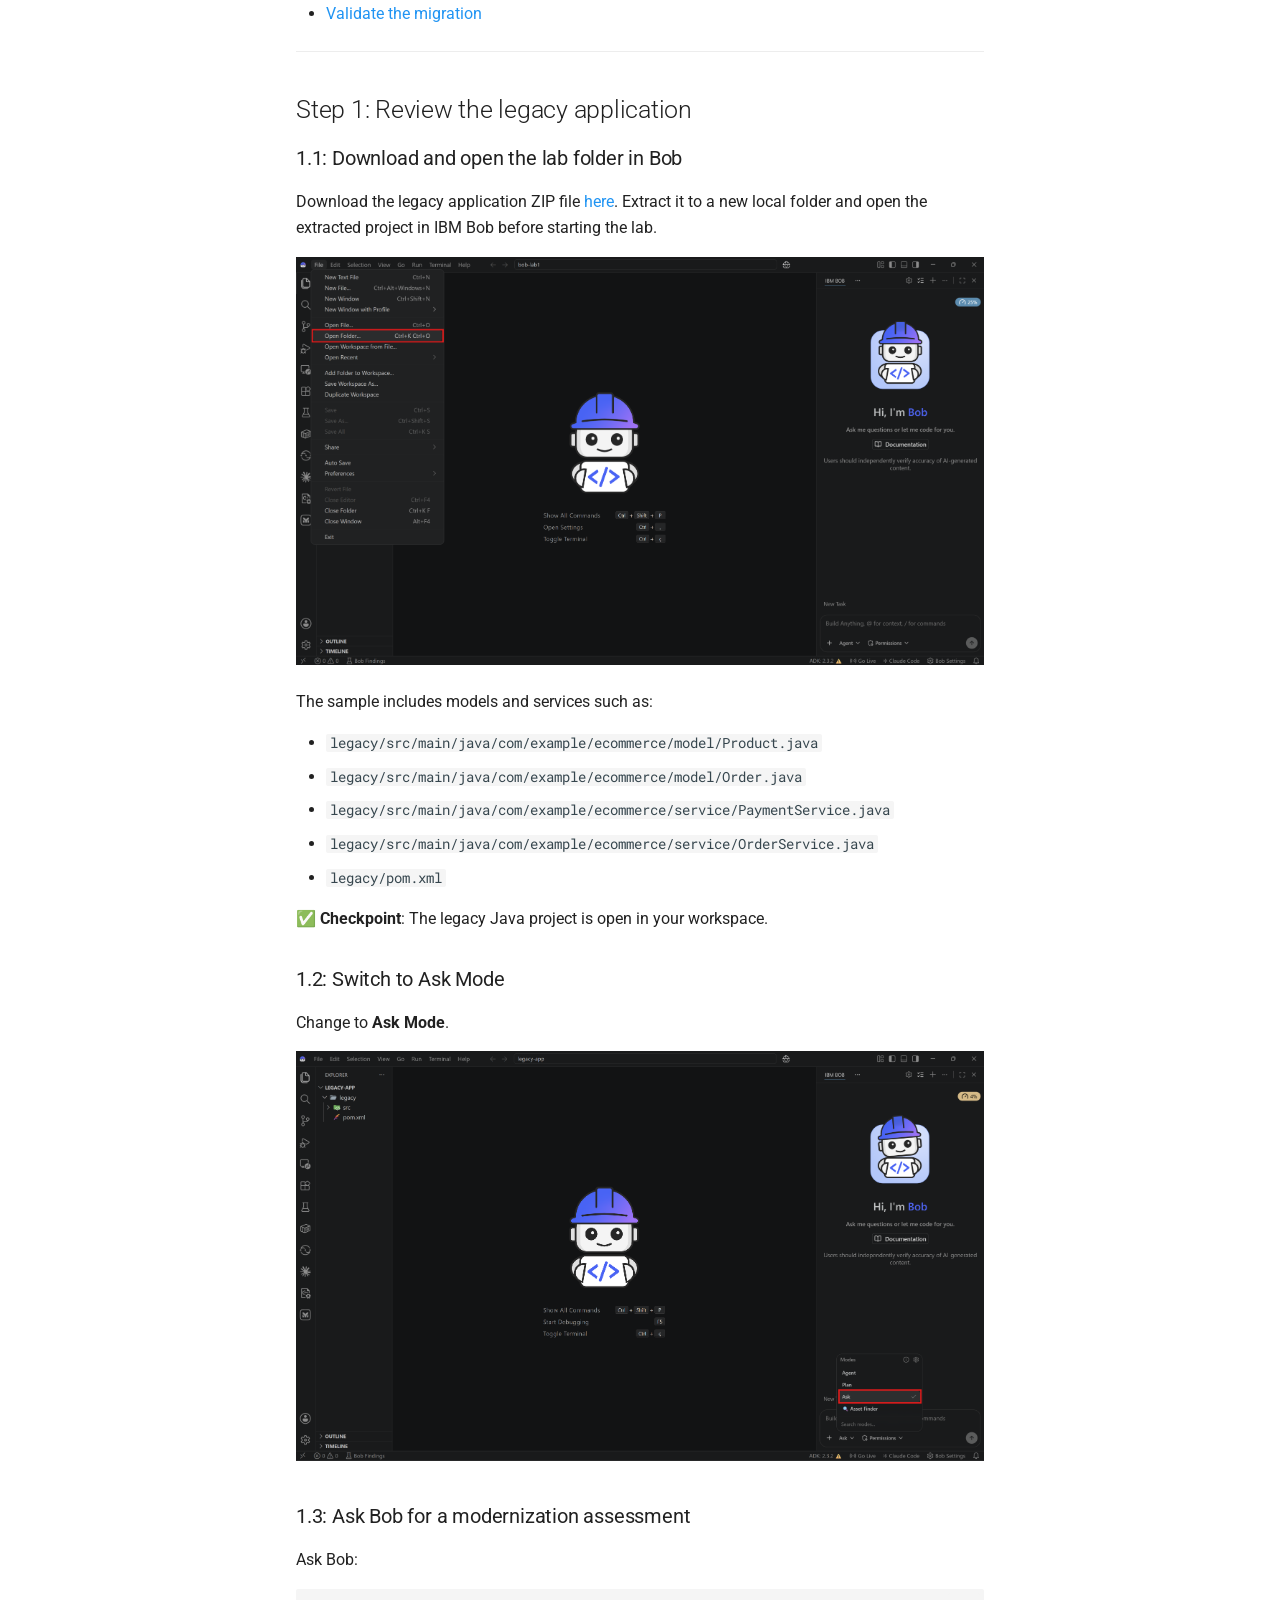
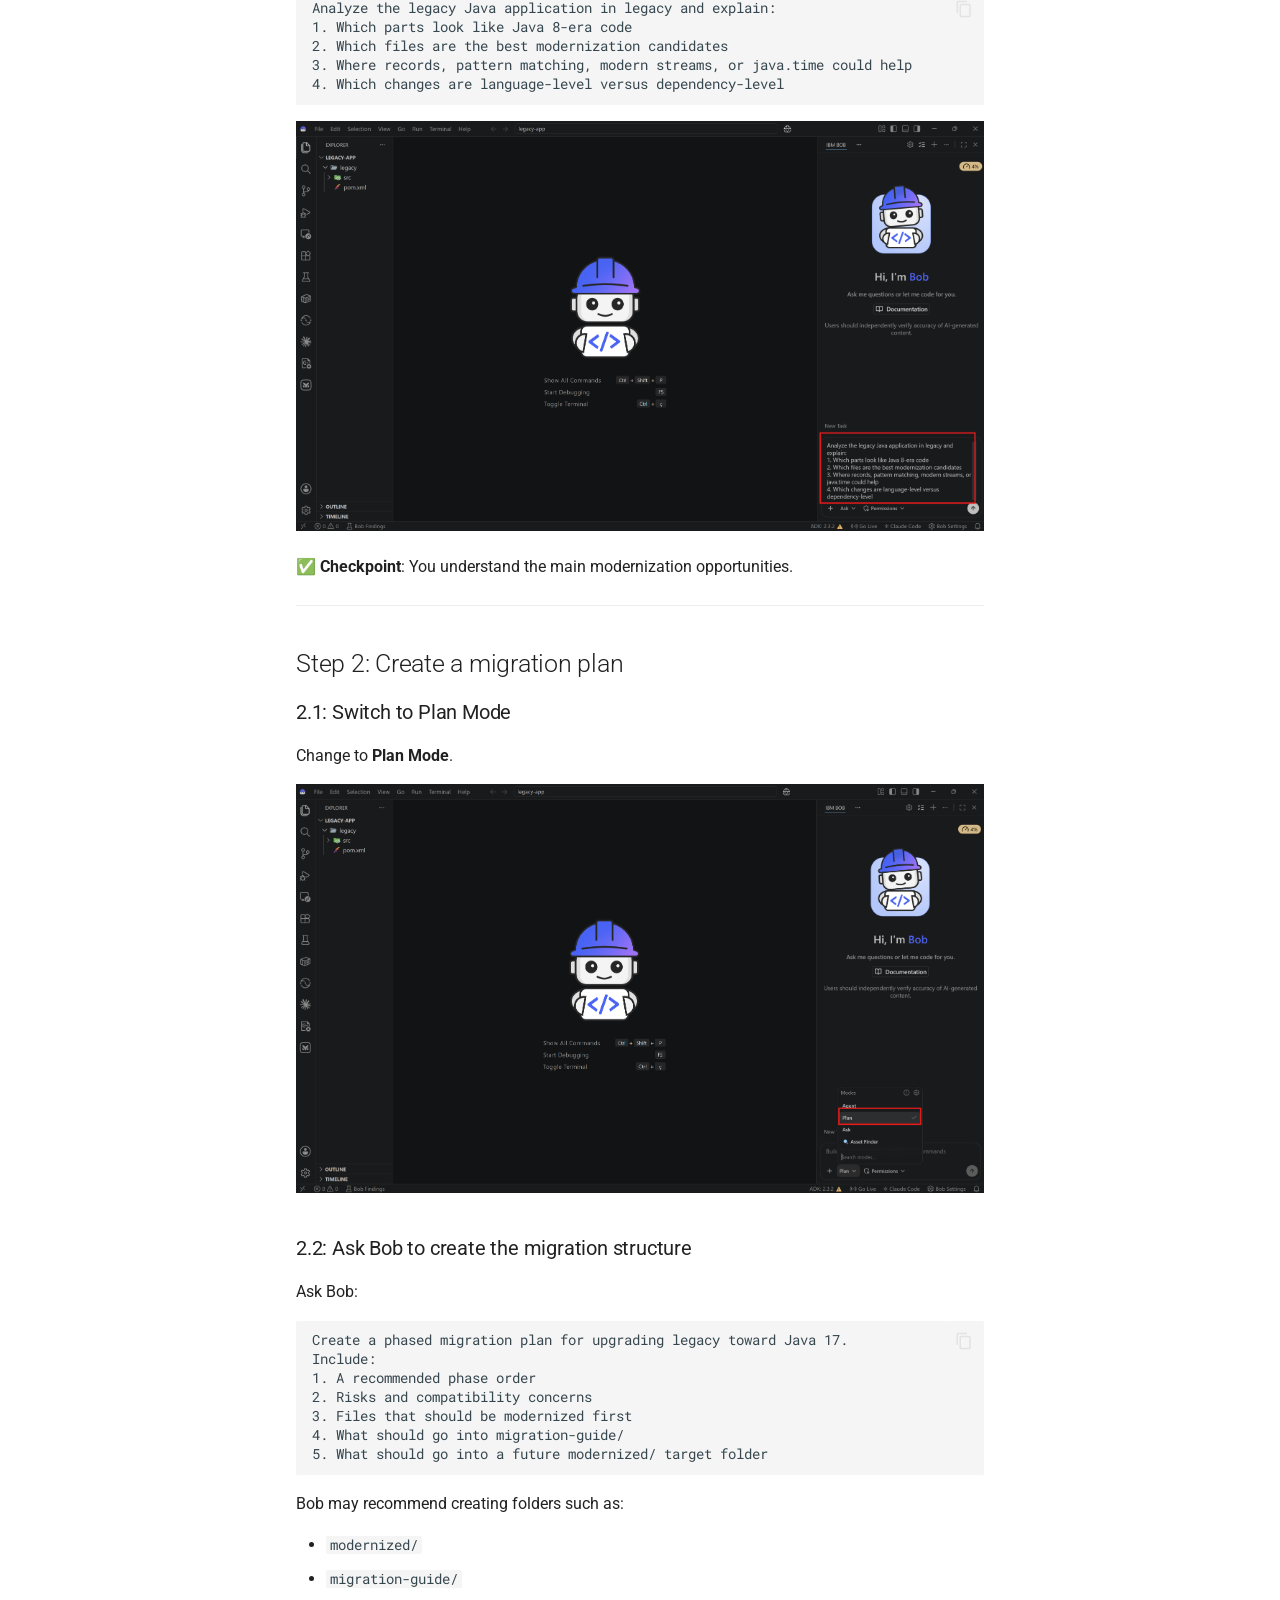
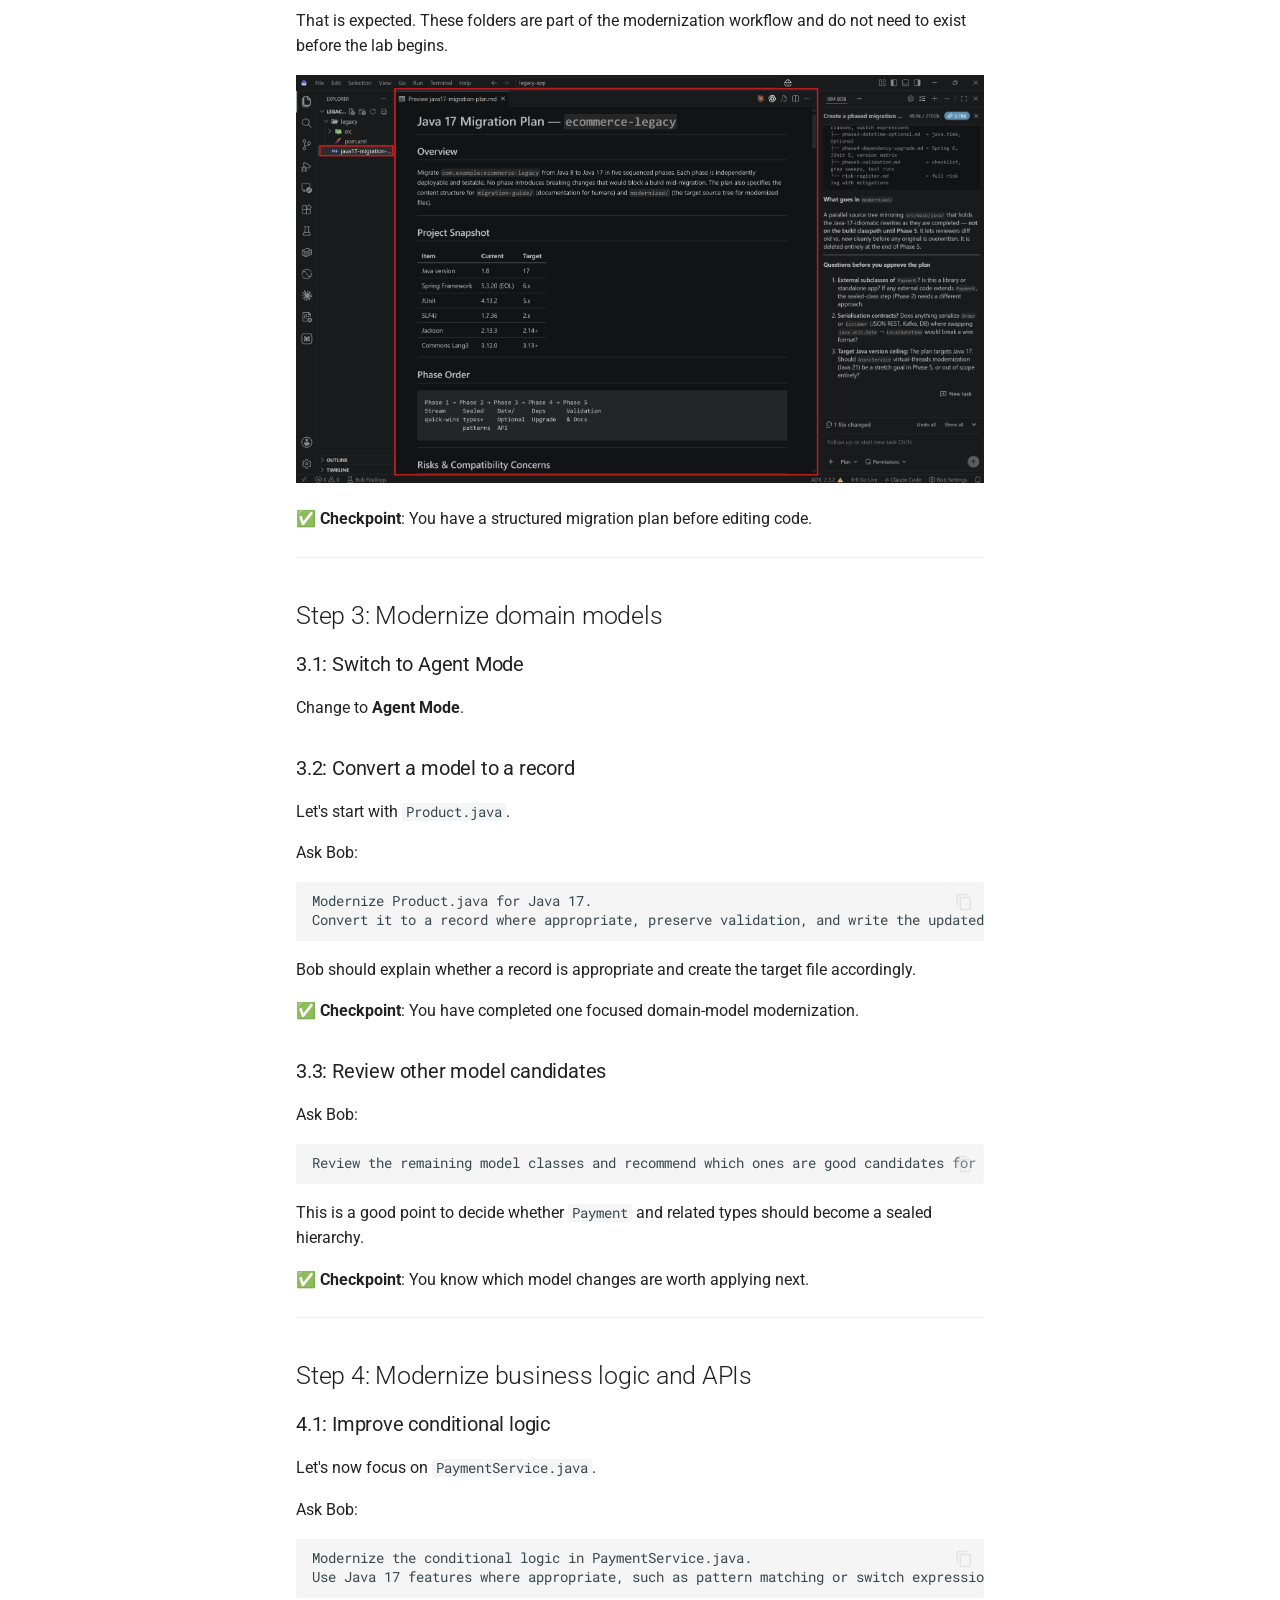
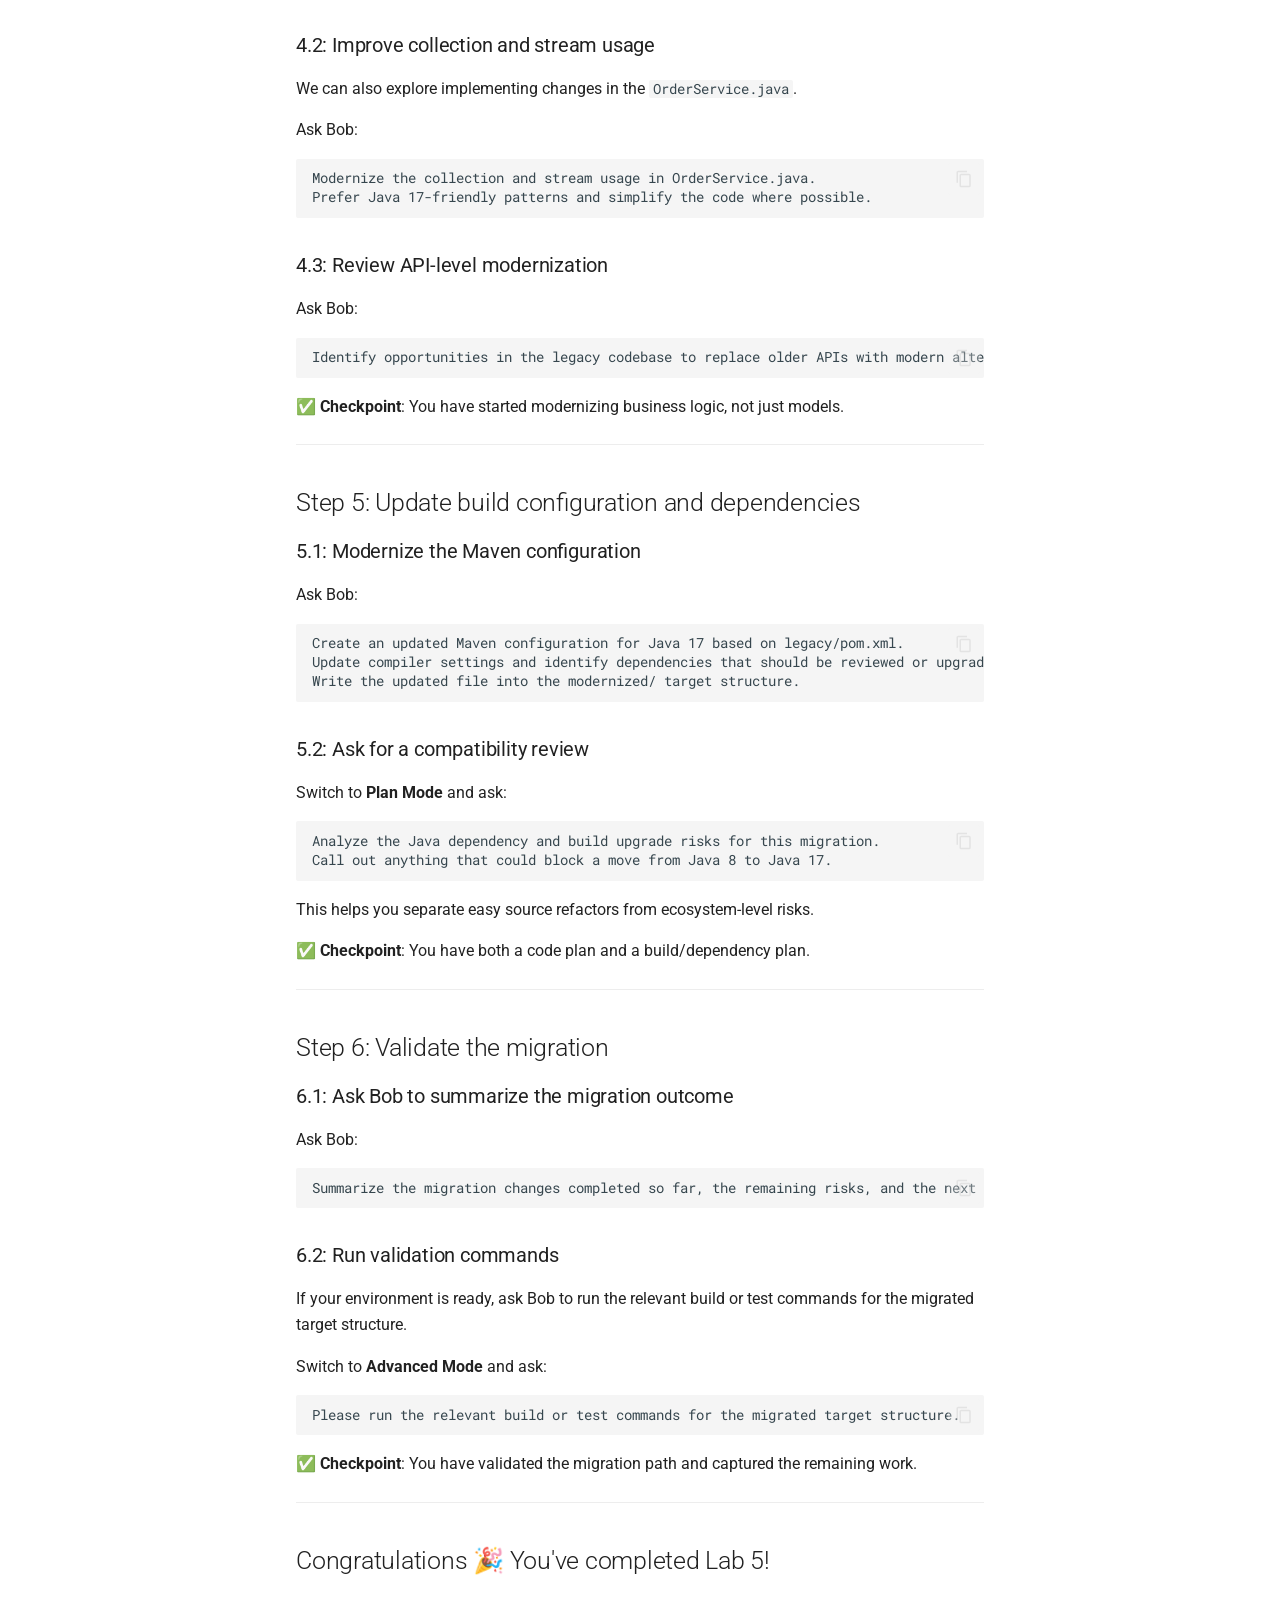
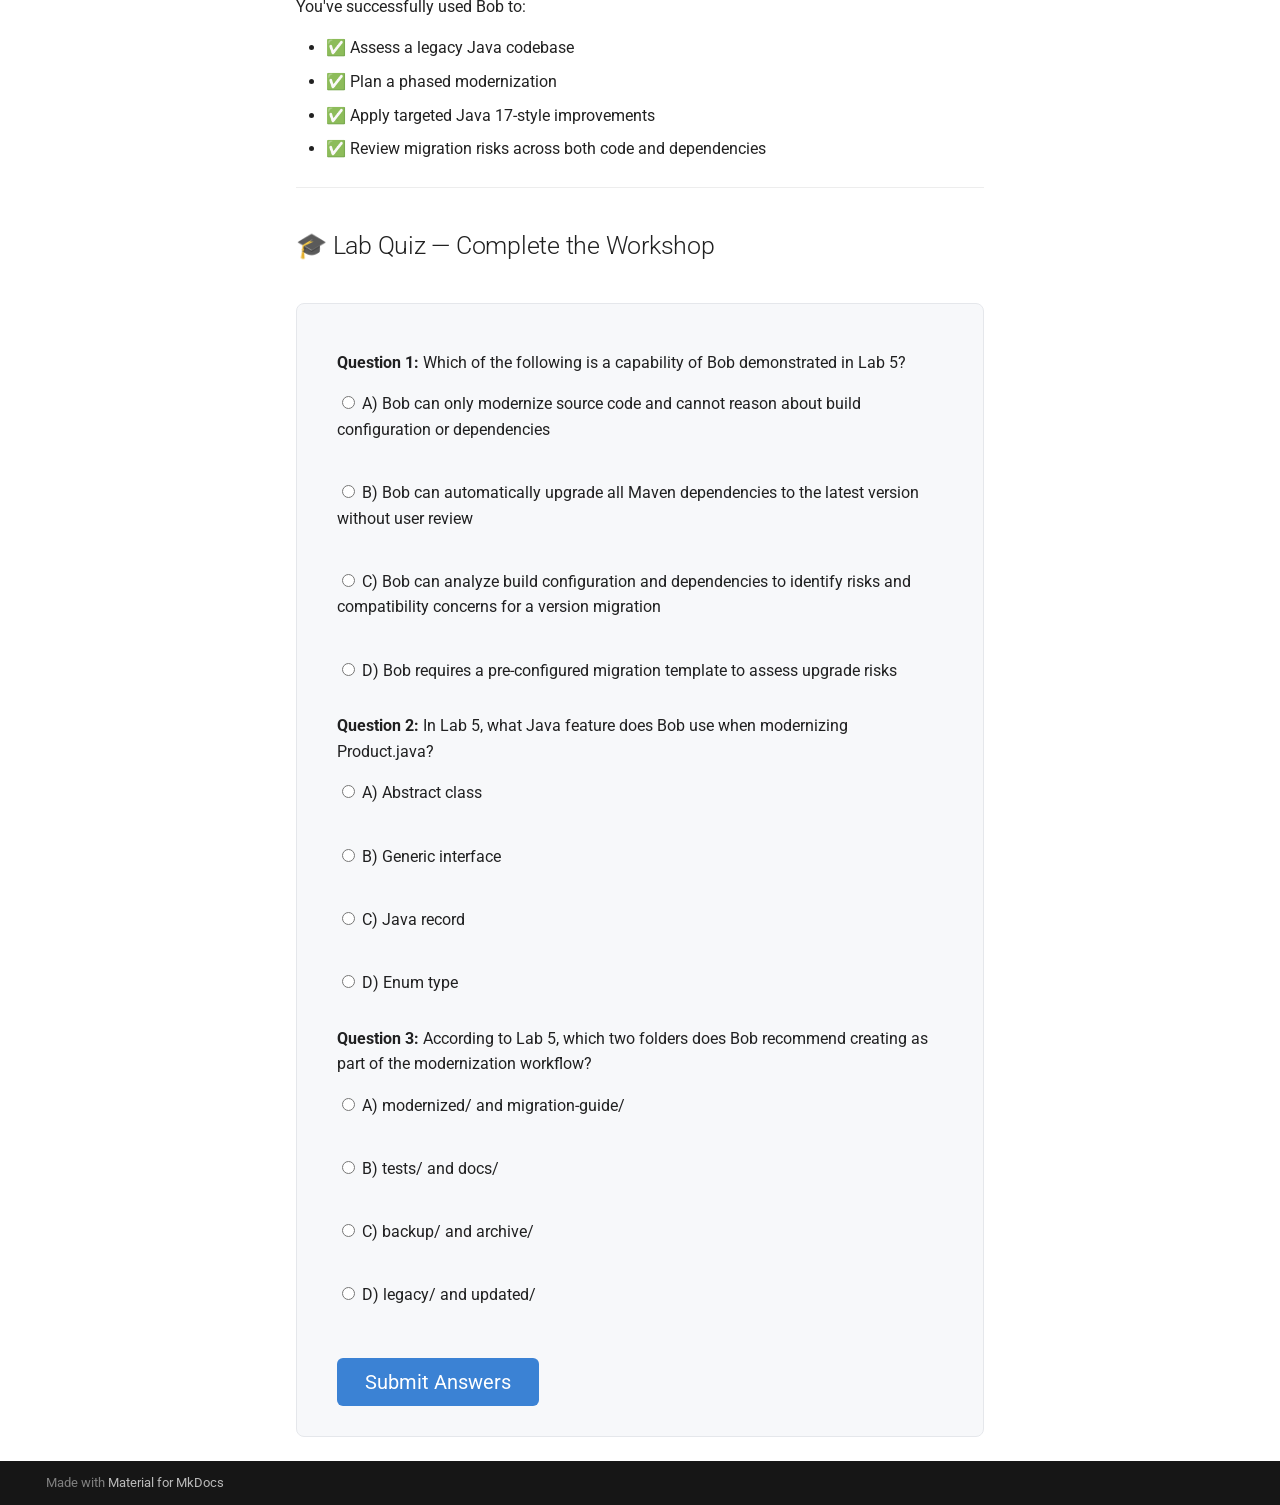
<file: lab5/index.html>
<!doctype html>
<html lang="en" class="no-js">
  <head>
    
      <meta charset="utf-8">
      <meta name="viewport" content="width=device-width,initial-scale=1">
      
        <meta name="description" content="Hands-on Labs for IBM Bob">
      
      
      
      
        <link rel="prev" href="../lab4/">
      
      
      
        
      
      
      <link rel="icon" href="../assets/images/favicon.png">
      <meta name="generator" content="mkdocs-1.6.1, mkdocs-material-9.7.7">
    
    
      
        <title>Lab 5 — Modernize Legacy Java Code - IBM Bob Workshop</title>
      
    
    
      <link rel="stylesheet" href="../assets/stylesheets/main.ec1eaa64.min.css">
      
        
        <link rel="stylesheet" href="../assets/stylesheets/palette.ab4e12ef.min.css">
      
      


    
    
      
    
    
      
        
        
        <link rel="preconnect" href="https://fonts.gstatic.com" crossorigin>
        <link rel="stylesheet" href="https://fonts.googleapis.com/css?family=Roboto:300,300i,400,400i,700,700i%7CRoboto+Mono:400,400i,700,700i&display=fallback">
        <style>:root{--md-text-font:"Roboto";--md-code-font:"Roboto Mono"}</style>
      
    
    
      <link rel="stylesheet" href="../stylesheets/extra.css">
    
    <script>__md_scope=new URL("..",location),__md_hash=e=>[...e].reduce(((e,_)=>(e<<5)-e+_.charCodeAt(0)),0),__md_get=(e,_=localStorage,t=__md_scope)=>JSON.parse(_.getItem(t.pathname+"."+e)),__md_set=(e,_,t=localStorage,a=__md_scope)=>{try{t.setItem(a.pathname+"."+e,JSON.stringify(_))}catch(e){}}</script>
    
      

    
    
  </head>
  
  
    
    
      
    
    
    
    
    <body dir="ltr" data-md-color-scheme="default" data-md-color-primary="blue" data-md-color-accent="light-blue">
  
    
    <input class="md-toggle" data-md-toggle="drawer" type="checkbox" id="__drawer" autocomplete="off">
    <input class="md-toggle" data-md-toggle="search" type="checkbox" id="__search" autocomplete="off">
    <label class="md-overlay" for="__drawer"></label>
    <div data-md-component="skip">
      
        
        <a href="#lab-5-java-application-modernization-with-bob" class="md-skip">
          Skip to content
        </a>
      
    </div>
    <div data-md-component="announce">
      
    </div>
    
    
      

<header class="md-header" data-md-component="header">
  <nav class="md-header__inner md-grid" aria-label="Header">
    <a href=".." title="IBM Bob Workshop" class="md-header__button md-logo" aria-label="IBM Bob Workshop" data-md-component="logo">
      
  
  <svg xmlns="http://www.w3.org/2000/svg" viewBox="0 0 24 24"><path d="M12 8a3 3 0 0 0 3-3 3 3 0 0 0-3-3 3 3 0 0 0-3 3 3 3 0 0 0 3 3m0 3.54C9.64 9.35 6.5 8 3 8v11c3.5 0 6.64 1.35 9 3.54 2.36-2.19 5.5-3.54 9-3.54V8c-3.5 0-6.64 1.35-9 3.54"/></svg>

    </a>
    <label class="md-header__button md-icon" for="__drawer">
      
      <svg xmlns="http://www.w3.org/2000/svg" viewBox="0 0 24 24"><path d="M3 6h18v2H3zm0 5h18v2H3zm0 5h18v2H3z"/></svg>
    </label>
    <div class="md-header__title" data-md-component="header-title">
      <div class="md-header__ellipsis">
        <div class="md-header__topic">
          <span class="md-ellipsis">
            IBM Bob Workshop
          </span>
        </div>
        <div class="md-header__topic" data-md-component="header-topic">
          <span class="md-ellipsis">
            
              Lab 5 — Modernize Legacy Java Code
            
          </span>
        </div>
      </div>
    </div>
    
      
        <form class="md-header__option" data-md-component="palette">
  
    
    
    
    <input class="md-option" data-md-color-media="" data-md-color-scheme="default" data-md-color-primary="blue" data-md-color-accent="light-blue"  aria-label="Switch to dark mode"  type="radio" name="__palette" id="__palette_0">
    
      <label class="md-header__button md-icon" title="Switch to dark mode" for="__palette_1" hidden>
        <svg xmlns="http://www.w3.org/2000/svg" viewBox="0 0 24 24"><path d="m17.75 4.09-2.53 1.94.91 3.06-2.63-1.81-2.63 1.81.91-3.06-2.53-1.94L12.44 4l1.06-3 1.06 3zm3.5 6.91-1.64 1.25.59 1.98-1.7-1.17-1.7 1.17.59-1.98L15.75 11l2.06-.05L18.5 9l.69 1.95zm-2.28 4.95c.83-.08 1.72 1.1 1.19 1.85-.32.45-.66.87-1.08 1.27C15.17 23 8.84 23 4.94 19.07c-3.91-3.9-3.91-10.24 0-14.14.4-.4.82-.76 1.27-1.08.75-.53 1.93.36 1.85 1.19-.27 2.86.69 5.83 2.89 8.02a9.96 9.96 0 0 0 8.02 2.89m-1.64 2.02a12.08 12.08 0 0 1-7.8-3.47c-2.17-2.19-3.33-5-3.49-7.82-2.81 3.14-2.7 7.96.31 10.98 3.02 3.01 7.84 3.12 10.98.31"/></svg>
      </label>
    
  
    
    
    
    <input class="md-option" data-md-color-media="" data-md-color-scheme="slate" data-md-color-primary="blue" data-md-color-accent="light-blue"  aria-label="Switch to light mode"  type="radio" name="__palette" id="__palette_1">
    
      <label class="md-header__button md-icon" title="Switch to light mode" for="__palette_0" hidden>
        <svg xmlns="http://www.w3.org/2000/svg" viewBox="0 0 24 24"><path d="M12 7a5 5 0 0 1 5 5 5 5 0 0 1-5 5 5 5 0 0 1-5-5 5 5 0 0 1 5-5m0 2a3 3 0 0 0-3 3 3 3 0 0 0 3 3 3 3 0 0 0 3-3 3 3 0 0 0-3-3m0-7 2.39 3.42C13.65 5.15 12.84 5 12 5s-1.65.15-2.39.42zM3.34 7l4.16-.35A7.2 7.2 0 0 0 5.94 8.5c-.44.74-.69 1.5-.83 2.29zm.02 10 1.76-3.77a7.131 7.131 0 0 0 2.38 4.14zM20.65 7l-1.77 3.79a7.02 7.02 0 0 0-2.38-4.15zm-.01 10-4.14.36c.59-.51 1.12-1.14 1.54-1.86.42-.73.69-1.5.83-2.29zM12 22l-2.41-3.44c.74.27 1.55.44 2.41.44.82 0 1.63-.17 2.37-.44z"/></svg>
      </label>
    
  
</form>
      
    
    
      <script>var palette=__md_get("__palette");if(palette&&palette.color){if("(prefers-color-scheme)"===palette.color.media){var media=matchMedia("(prefers-color-scheme: light)"),input=document.querySelector(media.matches?"[data-md-color-media='(prefers-color-scheme: light)']":"[data-md-color-media='(prefers-color-scheme: dark)']");palette.color.media=input.getAttribute("data-md-color-media"),palette.color.scheme=input.getAttribute("data-md-color-scheme"),palette.color.primary=input.getAttribute("data-md-color-primary"),palette.color.accent=input.getAttribute("data-md-color-accent")}for(var[key,value]of Object.entries(palette.color))document.body.setAttribute("data-md-color-"+key,value)}</script>
    
    
    
      
      
        <label class="md-header__button md-icon" for="__search">
          
          <svg xmlns="http://www.w3.org/2000/svg" viewBox="0 0 24 24"><path d="M9.5 3A6.5 6.5 0 0 1 16 9.5c0 1.61-.59 3.09-1.56 4.23l.27.27h.79l5 5-1.5 1.5-5-5v-.79l-.27-.27A6.52 6.52 0 0 1 9.5 16 6.5 6.5 0 0 1 3 9.5 6.5 6.5 0 0 1 9.5 3m0 2C7 5 5 7 5 9.5S7 14 9.5 14 14 12 14 9.5 12 5 9.5 5"/></svg>
        </label>
        <div class="md-search" data-md-component="search" role="dialog">
  <label class="md-search__overlay" for="__search"></label>
  <div class="md-search__inner" role="search">
    <form class="md-search__form" name="search">
      <input type="text" class="md-search__input" name="query" aria-label="Search" placeholder="Search" autocapitalize="off" autocorrect="off" autocomplete="off" spellcheck="false" data-md-component="search-query" required>
      <label class="md-search__icon md-icon" for="__search">
        
        <svg xmlns="http://www.w3.org/2000/svg" viewBox="0 0 24 24"><path d="M9.5 3A6.5 6.5 0 0 1 16 9.5c0 1.61-.59 3.09-1.56 4.23l.27.27h.79l5 5-1.5 1.5-5-5v-.79l-.27-.27A6.52 6.52 0 0 1 9.5 16 6.5 6.5 0 0 1 3 9.5 6.5 6.5 0 0 1 9.5 3m0 2C7 5 5 7 5 9.5S7 14 9.5 14 14 12 14 9.5 12 5 9.5 5"/></svg>
        
        <svg xmlns="http://www.w3.org/2000/svg" viewBox="0 0 24 24"><path d="M20 11v2H8l5.5 5.5-1.42 1.42L4.16 12l7.92-7.92L13.5 5.5 8 11z"/></svg>
      </label>
      <nav class="md-search__options" aria-label="Search">
        
        <button type="reset" class="md-search__icon md-icon" title="Clear" aria-label="Clear" tabindex="-1">
          
          <svg xmlns="http://www.w3.org/2000/svg" viewBox="0 0 24 24"><path d="M19 6.41 17.59 5 12 10.59 6.41 5 5 6.41 10.59 12 5 17.59 6.41 19 12 13.41 17.59 19 19 17.59 13.41 12z"/></svg>
        </button>
      </nav>
      
    </form>
    <div class="md-search__output">
      <div class="md-search__scrollwrap" tabindex="0" data-md-scrollfix>
        <div class="md-search-result" data-md-component="search-result">
          <div class="md-search-result__meta">
            Initializing search
          </div>
          <ol class="md-search-result__list" role="presentation"></ol>
        </div>
      </div>
    </div>
  </div>
</div>
      
    
    
  </nav>
  
</header>
    
    <div class="md-container" data-md-component="container">
      
      
        
          
            
<nav class="md-tabs" aria-label="Tabs" data-md-component="tabs">
  <div class="md-grid">
    <ul class="md-tabs__list">
      
        
  
  
  
  
    <li class="md-tabs__item">
      <a href=".." class="md-tabs__link">
        
  
  
    
  
  Home

      </a>
    </li>
  

      
        
  
  
  
  
    <li class="md-tabs__item">
      <a href="../lab1/" class="md-tabs__link">
        
  
  
    
  
  Lab 1 — Generate a Full-Stack Application

      </a>
    </li>
  

      
        
  
  
  
  
    <li class="md-tabs__item">
      <a href="../lab2/" class="md-tabs__link">
        
  
  
    
  
  Lab 2 — Explain, Extend and Document

      </a>
    </li>
  

      
        
  
  
  
  
    <li class="md-tabs__item">
      <a href="../lab3/" class="md-tabs__link">
        
  
  
    
  
  Lab 3 — Search and Fix Vulnerabilities

      </a>
    </li>
  

      
        
  
  
  
  
    <li class="md-tabs__item">
      <a href="../lab4/" class="md-tabs__link">
        
  
  
    
  
  Lab 4 — Translate Code Python → JavaScript

      </a>
    </li>
  

      
        
  
  
  
    
  
  
    <li class="md-tabs__item md-tabs__item--active">
      <a href="./" class="md-tabs__link">
        
  
  
    
  
  Lab 5 — Modernize Legacy Java Code

      </a>
    </li>
  

      
    </ul>
  </div>
</nav>
          
        
      
      <main class="md-main" data-md-component="main">
        <div class="md-main__inner md-grid">
          
            
              
              <div class="md-sidebar md-sidebar--primary" data-md-component="sidebar" data-md-type="navigation" >
                <div class="md-sidebar__scrollwrap">
                  <div class="md-sidebar__inner">
                    


  


<nav class="md-nav md-nav--primary md-nav--lifted" aria-label="Navigation" data-md-level="0">
  <label class="md-nav__title" for="__drawer">
    <a href=".." title="IBM Bob Workshop" class="md-nav__button md-logo" aria-label="IBM Bob Workshop" data-md-component="logo">
      
  
  <svg xmlns="http://www.w3.org/2000/svg" viewBox="0 0 24 24"><path d="M12 8a3 3 0 0 0 3-3 3 3 0 0 0-3-3 3 3 0 0 0-3 3 3 3 0 0 0 3 3m0 3.54C9.64 9.35 6.5 8 3 8v11c3.5 0 6.64 1.35 9 3.54 2.36-2.19 5.5-3.54 9-3.54V8c-3.5 0-6.64 1.35-9 3.54"/></svg>

    </a>
    IBM Bob Workshop
  </label>
  
  <ul class="md-nav__list" data-md-scrollfix>
    
      
      
  
  
  
  
    <li class="md-nav__item">
      <a href=".." class="md-nav__link">
        
  
  
  <span class="md-ellipsis">
    
  
    Home
  

    
  </span>
  
  

      </a>
    </li>
  

    
      
      
  
  
  
  
    <li class="md-nav__item">
      <a href="../lab1/" class="md-nav__link">
        
  
  
  <span class="md-ellipsis">
    
  
    Lab 1 — Generate a Full-Stack Application
  

    
  </span>
  
  

      </a>
    </li>
  

    
      
      
  
  
  
  
    <li class="md-nav__item">
      <a href="../lab2/" class="md-nav__link">
        
  
  
  <span class="md-ellipsis">
    
  
    Lab 2 — Explain, Extend and Document
  

    
  </span>
  
  

      </a>
    </li>
  

    
      
      
  
  
  
  
    <li class="md-nav__item">
      <a href="../lab3/" class="md-nav__link">
        
  
  
  <span class="md-ellipsis">
    
  
    Lab 3 — Search and Fix Vulnerabilities
  

    
  </span>
  
  

      </a>
    </li>
  

    
      
      
  
  
  
  
    <li class="md-nav__item">
      <a href="../lab4/" class="md-nav__link">
        
  
  
  <span class="md-ellipsis">
    
  
    Lab 4 — Translate Code Python → JavaScript
  

    
  </span>
  
  

      </a>
    </li>
  

    
      
      
  
  
    
  
  
  
    <li class="md-nav__item md-nav__item--active">
      
      <input class="md-nav__toggle md-toggle" type="checkbox" id="__toc">
      
      
        
      
      
        <label class="md-nav__link md-nav__link--active" for="__toc">
          
  
  
  <span class="md-ellipsis">
    
  
    Lab 5 — Modernize Legacy Java Code
  

    
  </span>
  
  

          <span class="md-nav__icon md-icon"></span>
        </label>
      
      <a href="./" class="md-nav__link md-nav__link--active">
        
  
  
  <span class="md-ellipsis">
    
  
    Lab 5 — Modernize Legacy Java Code
  

    
  </span>
  
  

      </a>
      
        

<nav class="md-nav md-nav--secondary" aria-label="Table of contents">
  
  
  
    
  
  
    <label class="md-nav__title" for="__toc">
      <span class="md-nav__icon md-icon"></span>
      Table of contents
    </label>
    <ul class="md-nav__list" data-md-component="toc" data-md-scrollfix>
      
        <li class="md-nav__item">
  <a href="#overview" class="md-nav__link">
    <span class="md-ellipsis">
      
        Overview
      
    </span>
  </a>
  
</li>
      
        <li class="md-nav__item">
  <a href="#before-starting" class="md-nav__link">
    <span class="md-ellipsis">
      
        Before Starting
      
    </span>
  </a>
  
</li>
      
        <li class="md-nav__item">
  <a href="#what-youll-modernize" class="md-nav__link">
    <span class="md-ellipsis">
      
        What You'll Modernize
      
    </span>
  </a>
  
</li>
      
        <li class="md-nav__item">
  <a href="#what-youll-learn" class="md-nav__link">
    <span class="md-ellipsis">
      
        What You'll Learn
      
    </span>
  </a>
  
</li>
      
        <li class="md-nav__item">
  <a href="#lab-structure" class="md-nav__link">
    <span class="md-ellipsis">
      
        Lab Structure
      
    </span>
  </a>
  
</li>
      
        <li class="md-nav__item">
  <a href="#step-1-review-the-legacy-application" class="md-nav__link">
    <span class="md-ellipsis">
      
        Step 1: Review the legacy application
      
    </span>
  </a>
  
    <nav class="md-nav" aria-label="Step 1: Review the legacy application">
      <ul class="md-nav__list">
        
          <li class="md-nav__item">
  <a href="#11-download-and-open-the-lab-folder-in-bob" class="md-nav__link">
    <span class="md-ellipsis">
      
        1.1: Download and open the lab folder in Bob
      
    </span>
  </a>
  
</li>
        
          <li class="md-nav__item">
  <a href="#12-switch-to-ask-mode" class="md-nav__link">
    <span class="md-ellipsis">
      
        1.2: Switch to Ask Mode
      
    </span>
  </a>
  
</li>
        
          <li class="md-nav__item">
  <a href="#13-ask-bob-for-a-modernization-assessment" class="md-nav__link">
    <span class="md-ellipsis">
      
        1.3: Ask Bob for a modernization assessment
      
    </span>
  </a>
  
</li>
        
      </ul>
    </nav>
  
</li>
      
        <li class="md-nav__item">
  <a href="#step-2-create-a-migration-plan" class="md-nav__link">
    <span class="md-ellipsis">
      
        Step 2: Create a migration plan
      
    </span>
  </a>
  
    <nav class="md-nav" aria-label="Step 2: Create a migration plan">
      <ul class="md-nav__list">
        
          <li class="md-nav__item">
  <a href="#21-switch-to-plan-mode" class="md-nav__link">
    <span class="md-ellipsis">
      
        2.1: Switch to Plan Mode
      
    </span>
  </a>
  
</li>
        
          <li class="md-nav__item">
  <a href="#22-ask-bob-to-create-the-migration-structure" class="md-nav__link">
    <span class="md-ellipsis">
      
        2.2: Ask Bob to create the migration structure
      
    </span>
  </a>
  
</li>
        
      </ul>
    </nav>
  
</li>
      
        <li class="md-nav__item">
  <a href="#step-3-modernize-domain-models" class="md-nav__link">
    <span class="md-ellipsis">
      
        Step 3: Modernize domain models
      
    </span>
  </a>
  
    <nav class="md-nav" aria-label="Step 3: Modernize domain models">
      <ul class="md-nav__list">
        
          <li class="md-nav__item">
  <a href="#31-switch-to-agent-mode" class="md-nav__link">
    <span class="md-ellipsis">
      
        3.1: Switch to Agent Mode
      
    </span>
  </a>
  
</li>
        
          <li class="md-nav__item">
  <a href="#32-convert-a-model-to-a-record" class="md-nav__link">
    <span class="md-ellipsis">
      
        3.2: Convert a model to a record
      
    </span>
  </a>
  
</li>
        
          <li class="md-nav__item">
  <a href="#33-review-other-model-candidates" class="md-nav__link">
    <span class="md-ellipsis">
      
        3.3: Review other model candidates
      
    </span>
  </a>
  
</li>
        
      </ul>
    </nav>
  
</li>
      
        <li class="md-nav__item">
  <a href="#step-4-modernize-business-logic-and-apis" class="md-nav__link">
    <span class="md-ellipsis">
      
        Step 4: Modernize business logic and APIs
      
    </span>
  </a>
  
    <nav class="md-nav" aria-label="Step 4: Modernize business logic and APIs">
      <ul class="md-nav__list">
        
          <li class="md-nav__item">
  <a href="#41-improve-conditional-logic" class="md-nav__link">
    <span class="md-ellipsis">
      
        4.1: Improve conditional logic
      
    </span>
  </a>
  
</li>
        
          <li class="md-nav__item">
  <a href="#42-improve-collection-and-stream-usage" class="md-nav__link">
    <span class="md-ellipsis">
      
        4.2: Improve collection and stream usage
      
    </span>
  </a>
  
</li>
        
          <li class="md-nav__item">
  <a href="#43-review-api-level-modernization" class="md-nav__link">
    <span class="md-ellipsis">
      
        4.3: Review API-level modernization
      
    </span>
  </a>
  
</li>
        
      </ul>
    </nav>
  
</li>
      
        <li class="md-nav__item">
  <a href="#step-5-update-build-configuration-and-dependencies" class="md-nav__link">
    <span class="md-ellipsis">
      
        Step 5: Update build configuration and dependencies
      
    </span>
  </a>
  
    <nav class="md-nav" aria-label="Step 5: Update build configuration and dependencies">
      <ul class="md-nav__list">
        
          <li class="md-nav__item">
  <a href="#51-modernize-the-maven-configuration" class="md-nav__link">
    <span class="md-ellipsis">
      
        5.1: Modernize the Maven configuration
      
    </span>
  </a>
  
</li>
        
          <li class="md-nav__item">
  <a href="#52-ask-for-a-compatibility-review" class="md-nav__link">
    <span class="md-ellipsis">
      
        5.2: Ask for a compatibility review
      
    </span>
  </a>
  
</li>
        
      </ul>
    </nav>
  
</li>
      
        <li class="md-nav__item">
  <a href="#step-6-validate-the-migration" class="md-nav__link">
    <span class="md-ellipsis">
      
        Step 6: Validate the migration
      
    </span>
  </a>
  
    <nav class="md-nav" aria-label="Step 6: Validate the migration">
      <ul class="md-nav__list">
        
          <li class="md-nav__item">
  <a href="#61-ask-bob-to-summarize-the-migration-outcome" class="md-nav__link">
    <span class="md-ellipsis">
      
        6.1: Ask Bob to summarize the migration outcome
      
    </span>
  </a>
  
</li>
        
          <li class="md-nav__item">
  <a href="#62-run-validation-commands" class="md-nav__link">
    <span class="md-ellipsis">
      
        6.2: Run validation commands
      
    </span>
  </a>
  
</li>
        
      </ul>
    </nav>
  
</li>
      
        <li class="md-nav__item">
  <a href="#congratulations-youve-completed-lab-5" class="md-nav__link">
    <span class="md-ellipsis">
      
        Congratulations 🎉 You've completed Lab 5!
      
    </span>
  </a>
  
</li>
      
        <li class="md-nav__item">
  <a href="#lab-quiz-complete-the-workshop" class="md-nav__link">
    <span class="md-ellipsis">
      
        🎓 Lab Quiz — Complete the Workshop
      
    </span>
  </a>
  
</li>
      
    </ul>
  
</nav>
      
    </li>
  

    
  </ul>
</nav>
                  </div>
                </div>
              </div>
            
            
              
              <div class="md-sidebar md-sidebar--secondary" data-md-component="sidebar" data-md-type="toc" >
                <div class="md-sidebar__scrollwrap">
                  <div class="md-sidebar__inner">
                    

<nav class="md-nav md-nav--secondary" aria-label="Table of contents">
  
  
  
    
  
  
    <label class="md-nav__title" for="__toc">
      <span class="md-nav__icon md-icon"></span>
      Table of contents
    </label>
    <ul class="md-nav__list" data-md-component="toc" data-md-scrollfix>
      
        <li class="md-nav__item">
  <a href="#overview" class="md-nav__link">
    <span class="md-ellipsis">
      
        Overview
      
    </span>
  </a>
  
</li>
      
        <li class="md-nav__item">
  <a href="#before-starting" class="md-nav__link">
    <span class="md-ellipsis">
      
        Before Starting
      
    </span>
  </a>
  
</li>
      
        <li class="md-nav__item">
  <a href="#what-youll-modernize" class="md-nav__link">
    <span class="md-ellipsis">
      
        What You'll Modernize
      
    </span>
  </a>
  
</li>
      
        <li class="md-nav__item">
  <a href="#what-youll-learn" class="md-nav__link">
    <span class="md-ellipsis">
      
        What You'll Learn
      
    </span>
  </a>
  
</li>
      
        <li class="md-nav__item">
  <a href="#lab-structure" class="md-nav__link">
    <span class="md-ellipsis">
      
        Lab Structure
      
    </span>
  </a>
  
</li>
      
        <li class="md-nav__item">
  <a href="#step-1-review-the-legacy-application" class="md-nav__link">
    <span class="md-ellipsis">
      
        Step 1: Review the legacy application
      
    </span>
  </a>
  
    <nav class="md-nav" aria-label="Step 1: Review the legacy application">
      <ul class="md-nav__list">
        
          <li class="md-nav__item">
  <a href="#11-download-and-open-the-lab-folder-in-bob" class="md-nav__link">
    <span class="md-ellipsis">
      
        1.1: Download and open the lab folder in Bob
      
    </span>
  </a>
  
</li>
        
          <li class="md-nav__item">
  <a href="#12-switch-to-ask-mode" class="md-nav__link">
    <span class="md-ellipsis">
      
        1.2: Switch to Ask Mode
      
    </span>
  </a>
  
</li>
        
          <li class="md-nav__item">
  <a href="#13-ask-bob-for-a-modernization-assessment" class="md-nav__link">
    <span class="md-ellipsis">
      
        1.3: Ask Bob for a modernization assessment
      
    </span>
  </a>
  
</li>
        
      </ul>
    </nav>
  
</li>
      
        <li class="md-nav__item">
  <a href="#step-2-create-a-migration-plan" class="md-nav__link">
    <span class="md-ellipsis">
      
        Step 2: Create a migration plan
      
    </span>
  </a>
  
    <nav class="md-nav" aria-label="Step 2: Create a migration plan">
      <ul class="md-nav__list">
        
          <li class="md-nav__item">
  <a href="#21-switch-to-plan-mode" class="md-nav__link">
    <span class="md-ellipsis">
      
        2.1: Switch to Plan Mode
      
    </span>
  </a>
  
</li>
        
          <li class="md-nav__item">
  <a href="#22-ask-bob-to-create-the-migration-structure" class="md-nav__link">
    <span class="md-ellipsis">
      
        2.2: Ask Bob to create the migration structure
      
    </span>
  </a>
  
</li>
        
      </ul>
    </nav>
  
</li>
      
        <li class="md-nav__item">
  <a href="#step-3-modernize-domain-models" class="md-nav__link">
    <span class="md-ellipsis">
      
        Step 3: Modernize domain models
      
    </span>
  </a>
  
    <nav class="md-nav" aria-label="Step 3: Modernize domain models">
      <ul class="md-nav__list">
        
          <li class="md-nav__item">
  <a href="#31-switch-to-agent-mode" class="md-nav__link">
    <span class="md-ellipsis">
      
        3.1: Switch to Agent Mode
      
    </span>
  </a>
  
</li>
        
          <li class="md-nav__item">
  <a href="#32-convert-a-model-to-a-record" class="md-nav__link">
    <span class="md-ellipsis">
      
        3.2: Convert a model to a record
      
    </span>
  </a>
  
</li>
        
          <li class="md-nav__item">
  <a href="#33-review-other-model-candidates" class="md-nav__link">
    <span class="md-ellipsis">
      
        3.3: Review other model candidates
      
    </span>
  </a>
  
</li>
        
      </ul>
    </nav>
  
</li>
      
        <li class="md-nav__item">
  <a href="#step-4-modernize-business-logic-and-apis" class="md-nav__link">
    <span class="md-ellipsis">
      
        Step 4: Modernize business logic and APIs
      
    </span>
  </a>
  
    <nav class="md-nav" aria-label="Step 4: Modernize business logic and APIs">
      <ul class="md-nav__list">
        
          <li class="md-nav__item">
  <a href="#41-improve-conditional-logic" class="md-nav__link">
    <span class="md-ellipsis">
      
        4.1: Improve conditional logic
      
    </span>
  </a>
  
</li>
        
          <li class="md-nav__item">
  <a href="#42-improve-collection-and-stream-usage" class="md-nav__link">
    <span class="md-ellipsis">
      
        4.2: Improve collection and stream usage
      
    </span>
  </a>
  
</li>
        
          <li class="md-nav__item">
  <a href="#43-review-api-level-modernization" class="md-nav__link">
    <span class="md-ellipsis">
      
        4.3: Review API-level modernization
      
    </span>
  </a>
  
</li>
        
      </ul>
    </nav>
  
</li>
      
        <li class="md-nav__item">
  <a href="#step-5-update-build-configuration-and-dependencies" class="md-nav__link">
    <span class="md-ellipsis">
      
        Step 5: Update build configuration and dependencies
      
    </span>
  </a>
  
    <nav class="md-nav" aria-label="Step 5: Update build configuration and dependencies">
      <ul class="md-nav__list">
        
          <li class="md-nav__item">
  <a href="#51-modernize-the-maven-configuration" class="md-nav__link">
    <span class="md-ellipsis">
      
        5.1: Modernize the Maven configuration
      
    </span>
  </a>
  
</li>
        
          <li class="md-nav__item">
  <a href="#52-ask-for-a-compatibility-review" class="md-nav__link">
    <span class="md-ellipsis">
      
        5.2: Ask for a compatibility review
      
    </span>
  </a>
  
</li>
        
      </ul>
    </nav>
  
</li>
      
        <li class="md-nav__item">
  <a href="#step-6-validate-the-migration" class="md-nav__link">
    <span class="md-ellipsis">
      
        Step 6: Validate the migration
      
    </span>
  </a>
  
    <nav class="md-nav" aria-label="Step 6: Validate the migration">
      <ul class="md-nav__list">
        
          <li class="md-nav__item">
  <a href="#61-ask-bob-to-summarize-the-migration-outcome" class="md-nav__link">
    <span class="md-ellipsis">
      
        6.1: Ask Bob to summarize the migration outcome
      
    </span>
  </a>
  
</li>
        
          <li class="md-nav__item">
  <a href="#62-run-validation-commands" class="md-nav__link">
    <span class="md-ellipsis">
      
        6.2: Run validation commands
      
    </span>
  </a>
  
</li>
        
      </ul>
    </nav>
  
</li>
      
        <li class="md-nav__item">
  <a href="#congratulations-youve-completed-lab-5" class="md-nav__link">
    <span class="md-ellipsis">
      
        Congratulations 🎉 You've completed Lab 5!
      
    </span>
  </a>
  
</li>
      
        <li class="md-nav__item">
  <a href="#lab-quiz-complete-the-workshop" class="md-nav__link">
    <span class="md-ellipsis">
      
        🎓 Lab Quiz — Complete the Workshop
      
    </span>
  </a>
  
</li>
      
    </ul>
  
</nav>
                  </div>
                </div>
              </div>
            
          
          
            <div class="md-content" data-md-component="content">
              
              <article class="md-content__inner md-typeset">
                
                  



<div class="lab-lock-overlay" id="lock-lab5">
  <div class="lock-content">
    <span class="lock-icon">🔒</span>
    <h2>This lab is locked</h2>
    <p>Complete the quiz at the end of the previous lab to unlock this content.</p>
    <button class="lock-back-btn" onclick="goBackFromLock()">← Go Back</button>
  </div>
</div>

<h1 id="lab-5-java-application-modernization-with-bob">Lab 5: Java Application Modernization with Bob</h1>
<h2 id="overview">Overview</h2>
<p>In this lab, you'll use Bob to modernize a legacy Java application by analyzing an older codebase, defining a migration plan, and applying targeted upgrades toward Java 17.</p>
<p>This lab is intentionally more advanced than the previous Bob labs. The goal is not only to refactor code, but to practice how Bob can support a phased modernization workflow across architecture, language features, and dependencies.</p>
<h2 id="before-starting">Before Starting</h2>
<p>Make sure you have:</p>
<ul>
<li>IBM Bob access</li>
<li>A JDK for Java 17</li>
<li>Maven</li>
<li>A terminal</li>
<li>A local workspace where Bob can create files and run commands</li>
</ul>
<h2 id="what-youll-modernize">What You'll Modernize</h2>
<p>This lab uses the legacy Java project in <code>legacy/</code> as the starting point.</p>
<p>You will use Bob to:</p>
<ul>
<li>Analyze Java 8-style code</li>
<li>Identify modernization opportunities</li>
<li>Generate migration notes and planning artifacts</li>
<li>Create a modernized target structure</li>
<li>Upgrade language and API usage</li>
</ul>
<h2 id="what-youll-learn">What You'll Learn</h2>
<p>By the end of this lab, you will:</p>
<ul>
<li>✅ Use Bob to inspect a legacy Java codebase</li>
<li>✅ Create a phased migration plan</li>
<li>✅ Modernize domain models and business logic</li>
<li>✅ Update dependencies and build configuration</li>
<li>✅ Validate a migration path toward Java 17</li>
</ul>
<h2 id="lab-structure">Lab Structure</h2>
<ul>
<li><a href="#step-1-review-the-legacy-application">Review the legacy application</a></li>
<li><a href="#step-2-create-a-migration-plan">Create a migration plan</a></li>
<li><a href="#step-3-modernize-domain-models">Modernize domain models</a></li>
<li><a href="#step-4-modernize-business-logic-and-apis">Modernize business logic and APIs</a></li>
<li><a href="#step-5-update-build-configuration-and-dependencies">Update build configuration and dependencies</a></li>
<li><a href="#step-6-validate-the-migration">Validate the migration</a></li>
</ul>
<hr />
<h2 id="step-1-review-the-legacy-application">Step 1: Review the legacy application</h2>
<h3 id="11-download-and-open-the-lab-folder-in-bob">1.1: Download and open the lab folder in Bob</h3>
<p>Download the legacy application ZIP file <a href="../assets/lab5/legacy-app.zip">here</a>. Extract it to a new local folder and open the extracted project in IBM Bob before starting the lab.</p>
<p><img alt="1" src="../assets/lab5/images/1.png"></p>
<p>The sample includes models and services such as:</p>
<ul>
<li><code>legacy/src/main/java/com/example/ecommerce/model/Product.java</code></li>
<li><code>legacy/src/main/java/com/example/ecommerce/model/Order.java</code></li>
<li><code>legacy/src/main/java/com/example/ecommerce/service/PaymentService.java</code></li>
<li><code>legacy/src/main/java/com/example/ecommerce/service/OrderService.java</code></li>
<li><code>legacy/pom.xml</code></li>
</ul>
<p><strong>✅ Checkpoint</strong>: The legacy Java project is open in your workspace.</p>
<h3 id="12-switch-to-ask-mode">1.2: Switch to Ask Mode</h3>
<p>Change to <strong>Ask Mode</strong>.</p>
<p><img alt="2" src="../assets/lab5/images/2.png"></p>
<h3 id="13-ask-bob-for-a-modernization-assessment">1.3: Ask Bob for a modernization assessment</h3>
<p>Ask Bob:</p>
<pre><code class="language-text">Analyze the legacy Java application in legacy and explain:
1. Which parts look like Java 8-era code
2. Which files are the best modernization candidates
3. Where records, pattern matching, modern streams, or java.time could help
4. Which changes are language-level versus dependency-level
</code></pre>
<p><img alt="3" src="../assets/lab5/images/3.png"></p>
<p><strong>✅ Checkpoint</strong>: You understand the main modernization opportunities.</p>
<hr />
<h2 id="step-2-create-a-migration-plan">Step 2: Create a migration plan</h2>
<h3 id="21-switch-to-plan-mode">2.1: Switch to Plan Mode</h3>
<p>Change to <strong>Plan Mode</strong>.</p>
<p><img alt="4" src="../assets/lab5/images/4.png"></p>
<h3 id="22-ask-bob-to-create-the-migration-structure">2.2: Ask Bob to create the migration structure</h3>
<p>Ask Bob:</p>
<pre><code class="language-text">Create a phased migration plan for upgrading legacy toward Java 17.
Include:
1. A recommended phase order
2. Risks and compatibility concerns
3. Files that should be modernized first
4. What should go into migration-guide/
5. What should go into a future modernized/ target folder
</code></pre>
<p>Bob may recommend creating folders such as:</p>
<ul>
<li><code>modernized/</code></li>
<li><code>migration-guide/</code></li>
</ul>
<p>That is expected. These folders are part of the modernization workflow and do not need to exist before the lab begins.</p>
<p><img alt="5" src="../assets/lab5/images/5.png"></p>
<p><strong>✅ Checkpoint</strong>: You have a structured migration plan before editing code.</p>
<hr />
<h2 id="step-3-modernize-domain-models">Step 3: Modernize domain models</h2>
<h3 id="31-switch-to-agent-mode">3.1: Switch to Agent Mode</h3>
<p>Change to <strong>Agent Mode</strong>.</p>
<h3 id="32-convert-a-model-to-a-record">3.2: Convert a model to a record</h3>
<p>Let's start with <code>Product.java</code>.</p>
<p>Ask Bob:</p>
<pre><code class="language-text">Modernize Product.java for Java 17.
Convert it to a record where appropriate, preserve validation, and write the updated file into a modernized/ target structure.
</code></pre>
<p>Bob should explain whether a record is appropriate and create the target file accordingly.</p>
<p><strong>✅ Checkpoint</strong>: You have completed one focused domain-model modernization.</p>
<h3 id="33-review-other-model-candidates">3.3: Review other model candidates</h3>
<p>Ask Bob:</p>
<pre><code class="language-text">Review the remaining model classes and recommend which ones are good candidates for records, sealed hierarchies, or other Java 17 features.
</code></pre>
<p>This is a good point to decide whether <code>Payment</code> and related types should become a sealed hierarchy.</p>
<p><strong>✅ Checkpoint</strong>: You know which model changes are worth applying next.</p>
<hr />
<h2 id="step-4-modernize-business-logic-and-apis">Step 4: Modernize business logic and APIs</h2>
<h3 id="41-improve-conditional-logic">4.1: Improve conditional logic</h3>
<p>Let's now focus on <code>PaymentService.java</code>.</p>
<p>Ask Bob:</p>
<pre><code class="language-text">Modernize the conditional logic in PaymentService.java.
Use Java 17 features where appropriate, such as pattern matching or switch expressions, while keeping the behavior the same.
</code></pre>
<h3 id="42-improve-collection-and-stream-usage">4.2: Improve collection and stream usage</h3>
<p>We can also explore implementing changes in the <code>OrderService.java</code>.</p>
<p>Ask Bob:</p>
<pre><code class="language-text">Modernize the collection and stream usage in OrderService.java.
Prefer Java 17-friendly patterns and simplify the code where possible.
</code></pre>
<h3 id="43-review-api-level-modernization">4.3: Review API-level modernization</h3>
<p>Ask Bob:</p>
<pre><code class="language-text">Identify opportunities in the legacy codebase to replace older APIs with modern alternatives, especially Date/Calendar usage, null-heavy patterns, and older collection idioms.
</code></pre>
<p><strong>✅ Checkpoint</strong>: You have started modernizing business logic, not just models.</p>
<hr />
<h2 id="step-5-update-build-configuration-and-dependencies">Step 5: Update build configuration and dependencies</h2>
<h3 id="51-modernize-the-maven-configuration">5.1: Modernize the Maven configuration</h3>
<p>Ask Bob:</p>
<pre><code class="language-text">Create an updated Maven configuration for Java 17 based on legacy/pom.xml.
Update compiler settings and identify dependencies that should be reviewed or upgraded.
Write the updated file into the modernized/ target structure.
</code></pre>
<h3 id="52-ask-for-a-compatibility-review">5.2: Ask for a compatibility review</h3>
<p>Switch to <strong>Plan Mode</strong> and ask:</p>
<pre><code class="language-text">Analyze the Java dependency and build upgrade risks for this migration.
Call out anything that could block a move from Java 8 to Java 17.
</code></pre>
<p>This helps you separate easy source refactors from ecosystem-level risks.</p>
<p><strong>✅ Checkpoint</strong>: You have both a code plan and a build/dependency plan.</p>
<hr />
<h2 id="step-6-validate-the-migration">Step 6: Validate the migration</h2>
<h3 id="61-ask-bob-to-summarize-the-migration-outcome">6.1: Ask Bob to summarize the migration outcome</h3>
<p>Ask Bob:</p>
<pre><code class="language-text">Summarize the migration changes completed so far, the remaining risks, and the next best steps to finish the Java 17 modernization.
</code></pre>
<h3 id="62-run-validation-commands">6.2: Run validation commands</h3>
<p>If your environment is ready, ask Bob to run the relevant build or test commands for the migrated target structure.</p>
<p>Switch to <strong>Advanced Mode</strong> and ask:</p>
<pre><code class="language-bash">Please run the relevant build or test commands for the migrated target structure.
</code></pre>
<p><strong>✅ Checkpoint</strong>: You have validated the migration path and captured the remaining work.</p>
<hr />
<h2 id="congratulations-youve-completed-lab-5">Congratulations 🎉 You've completed Lab 5!</h2>
<p>You've successfully used Bob to:</p>
<ul>
<li>✅ Assess a legacy Java codebase</li>
<li>✅ Plan a phased modernization</li>
<li>✅ Apply targeted Java 17-style improvements</li>
<li>✅ Review migration risks across both code and dependencies</li>
</ul>
<hr />
<h2 id="lab-quiz-complete-the-workshop">🎓 Lab Quiz — Complete the Workshop</h2>
<div class="lab-quiz" id="quiz-lab5" data-final="true">

  <!-- Question 1 -->
  <div class="quiz-question" data-correct="C">
    <p><strong>Question 1:</strong> Which of the following is a capability of Bob demonstrated in Lab 5?</p>
    <label><input type="radio" name="q1-lab5" value="A"> A) Bob can only modernize source code and cannot reason about build configuration or dependencies</label><br>
    <label><input type="radio" name="q1-lab5" value="B"> B) Bob can automatically upgrade all Maven dependencies to the latest version without user review</label><br>
    <label><input type="radio" name="q1-lab5" value="C"> C) Bob can analyze build configuration and dependencies to identify risks and compatibility concerns for a version migration</label><br>
    <label><input type="radio" name="q1-lab5" value="D"> D) Bob requires a pre-configured migration template to assess upgrade risks</label>
    <div class="quiz-feedback" hidden></div>
  </div>

  <!-- Question 2 -->
  <div class="quiz-question" data-correct="C">
    <p><strong>Question 2:</strong> In Lab 5, what Java feature does Bob use when modernizing Product.java?</p>
    <label><input type="radio" name="q2-lab5" value="A"> A) Abstract class</label><br>
    <label><input type="radio" name="q2-lab5" value="B"> B) Generic interface</label><br>
    <label><input type="radio" name="q2-lab5" value="C"> C) Java record</label><br>
    <label><input type="radio" name="q2-lab5" value="D"> D) Enum type</label>
    <div class="quiz-feedback" hidden></div>
  </div>

  <!-- Question 3 -->
  <div class="quiz-question" data-correct="A">
    <p><strong>Question 3:</strong> According to Lab 5, which two folders does Bob recommend creating as part of the modernization workflow?</p>
    <label><input type="radio" name="q3-lab5" value="A"> A) modernized/ and migration-guide/</label><br>
    <label><input type="radio" name="q3-lab5" value="B"> B) tests/ and docs/</label><br>
    <label><input type="radio" name="q3-lab5" value="C"> C) backup/ and archive/</label><br>
    <label><input type="radio" name="q3-lab5" value="D"> D) legacy/ and updated/</label>
    <div class="quiz-feedback" hidden></div>
  </div>

  <button class="quiz-submit-btn" onclick="submitQuiz('lab5')">Submit Answers</button>
  <div class="quiz-result" hidden></div>

</div>

<!-- Congratulations modal (hidden until Lab 5 quiz is submitted) -->
<div class="congrats-modal" id="congrats-modal" hidden>
  <div class="congrats-content">
    <span class="congrats-icon">🎉</span>
    <h2>Congratulations!</h2>
    <p>You completed all the Labs!</p>
    <p>Please, take a moment to give us some feedback 😊</p>
    <a href="https://pt.surveymonkey.com/r/JPNJBCK" target="_blank">https://pt.surveymonkey.com/r/JPNJBCK</a>
    <br><br>
    <button onclick="document.getElementById('congrats-modal').hidden=true">Close</button>
  </div>
</div>












                
              </article>
            </div>
          
          
<script>var target=document.getElementById(location.hash.slice(1));target&&target.name&&(target.checked=target.name.startsWith("__tabbed_"))</script>
        </div>
        
          <button type="button" class="md-top md-icon" data-md-component="top" hidden>
  
  <svg xmlns="http://www.w3.org/2000/svg" viewBox="0 0 24 24"><path d="M13 20h-2V8l-5.5 5.5-1.42-1.42L12 4.16l7.92 7.92-1.42 1.42L13 8z"/></svg>
  Back to top
</button>
        
      </main>
      
        <footer class="md-footer">
  
  <div class="md-footer-meta md-typeset">
    <div class="md-footer-meta__inner md-grid">
      <div class="md-copyright">
  
  
    Made with
    <a href="https://squidfunk.github.io/mkdocs-material/" target="_blank" rel="noopener">
      Material for MkDocs
    </a>
  
</div>
      
    </div>
  </div>
</footer>
      
    </div>
    <div class="md-dialog" data-md-component="dialog">
      <div class="md-dialog__inner md-typeset"></div>
    </div>
    
    
    
      
      
      <script id="__config" type="application/json">{"annotate": null, "base": "..", "features": ["navigation.tabs", "navigation.top", "content.code.copy"], "search": "../assets/javascripts/workers/search.2c215733.min.js", "tags": null, "translations": {"clipboard.copied": "Copied to clipboard", "clipboard.copy": "Copy to clipboard", "search.result.more.one": "1 more on this page", "search.result.more.other": "# more on this page", "search.result.none": "No matching documents", "search.result.one": "1 matching document", "search.result.other": "# matching documents", "search.result.placeholder": "Type to start searching", "search.result.term.missing": "Missing", "select.version": "Select version"}, "version": null}</script>
    
    
      <script src="../assets/javascripts/bundle.d7400e89.min.js"></script>
      
        <script src="../javascripts/quiz.js"></script>
      
    
  </body>
</html>
</file>
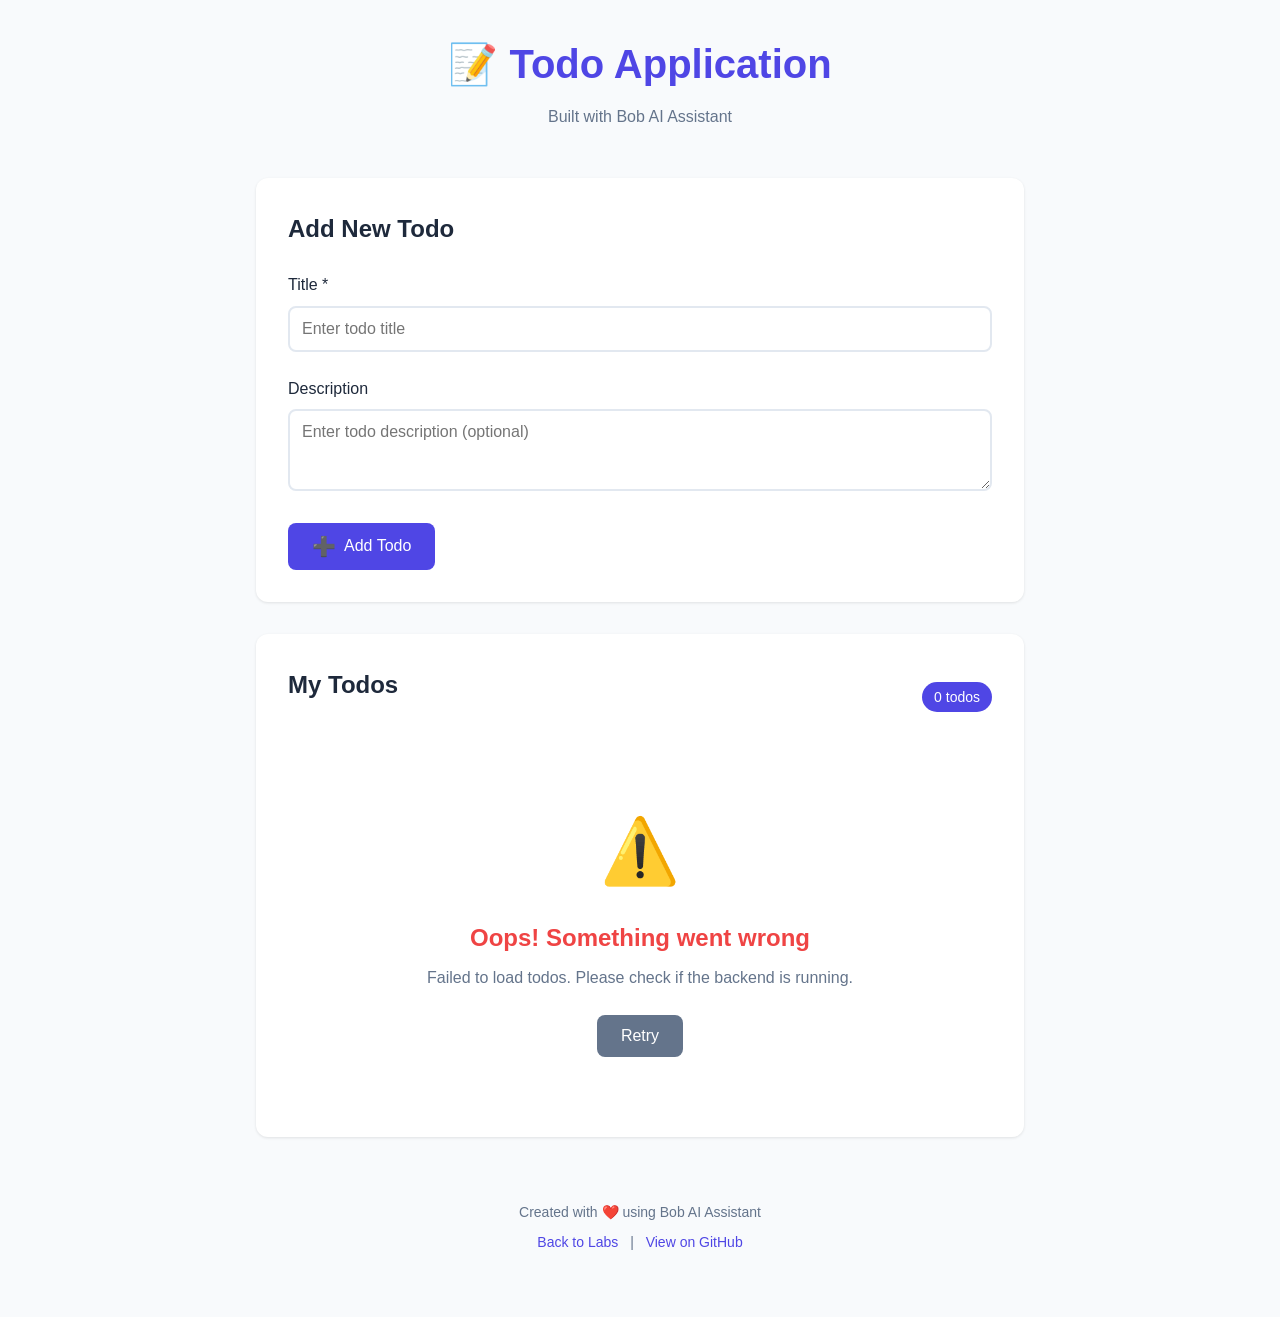
<file: bob-workshop-main/lab1/solution/frontend/index.html>
<!DOCTYPE html>
<html lang="en">
<head>
    <meta charset="UTF-8">
    <meta name="viewport" content="width=device-width, initial-scale=1.0">
    <title>Todo App - Built with Bob</title>
    <link rel="stylesheet" href="styles.css">
</head>
<body>
    <div class="container">
        <header>
            <h1>📝 Todo Application</h1>
            <p class="subtitle">Built with Bob AI Assistant</p>
        </header>

        <main>
            <!-- Add Todo Form -->
            <section class="add-todo-section">
                <h2>Add New Todo</h2>
                <form id="todo-form">
                    <div class="form-group">
                        <label for="todo-title">Title *</label>
                        <input 
                            type="text" 
                            id="todo-title" 
                            placeholder="Enter todo title" 
                            required
                            maxlength="200"
                        >
                    </div>
                    <div class="form-group">
                        <label for="todo-description">Description</label>
                        <textarea 
                            id="todo-description" 
                            placeholder="Enter todo description (optional)"
                            rows="3"
                        ></textarea>
                    </div>
                    <button type="submit" class="btn btn-primary">
                        <span class="btn-icon">➕</span>
                        Add Todo
                    </button>
                </form>
            </section>

            <!-- Todos List -->
            <section class="todos-section">
                <div class="todos-header">
                    <h2>My Todos</h2>
                    <span id="todo-count" class="todo-count">0 todos</span>
                </div>
                
                <!-- Loading State -->
                <div id="loading" class="loading">
                    <div class="spinner"></div>
                    <p>Loading todos...</p>
                </div>

                <!-- Empty State -->
                <div id="empty-state" class="empty-state" style="display: none;">
                    <div class="empty-icon">📭</div>
                    <h3>No todos yet</h3>
                    <p>Add your first todo to get started!</p>
                </div>

                <!-- Error State -->
                <div id="error-state" class="error-state" style="display: none;">
                    <div class="error-icon">⚠️</div>
                    <h3>Oops! Something went wrong</h3>
                    <p id="error-message"></p>
                    <button onclick="location.reload()" class="btn btn-secondary">
                        Retry
                    </button>
                </div>

                <!-- Todos List -->
                <div id="todos-list" class="todos-list"></div>
            </section>
        </main>

        <footer>
            <p>Created with ❤️ using Bob AI Assistant</p>
            <p class="footer-links">
                <a href="../README.md">Back to Labs</a> |
                <a href="https://github.com" target="_blank">View on GitHub</a>
            </p>
        </footer>
    </div>

    <script src="app.js"></script>
</body>
</html>
</file>
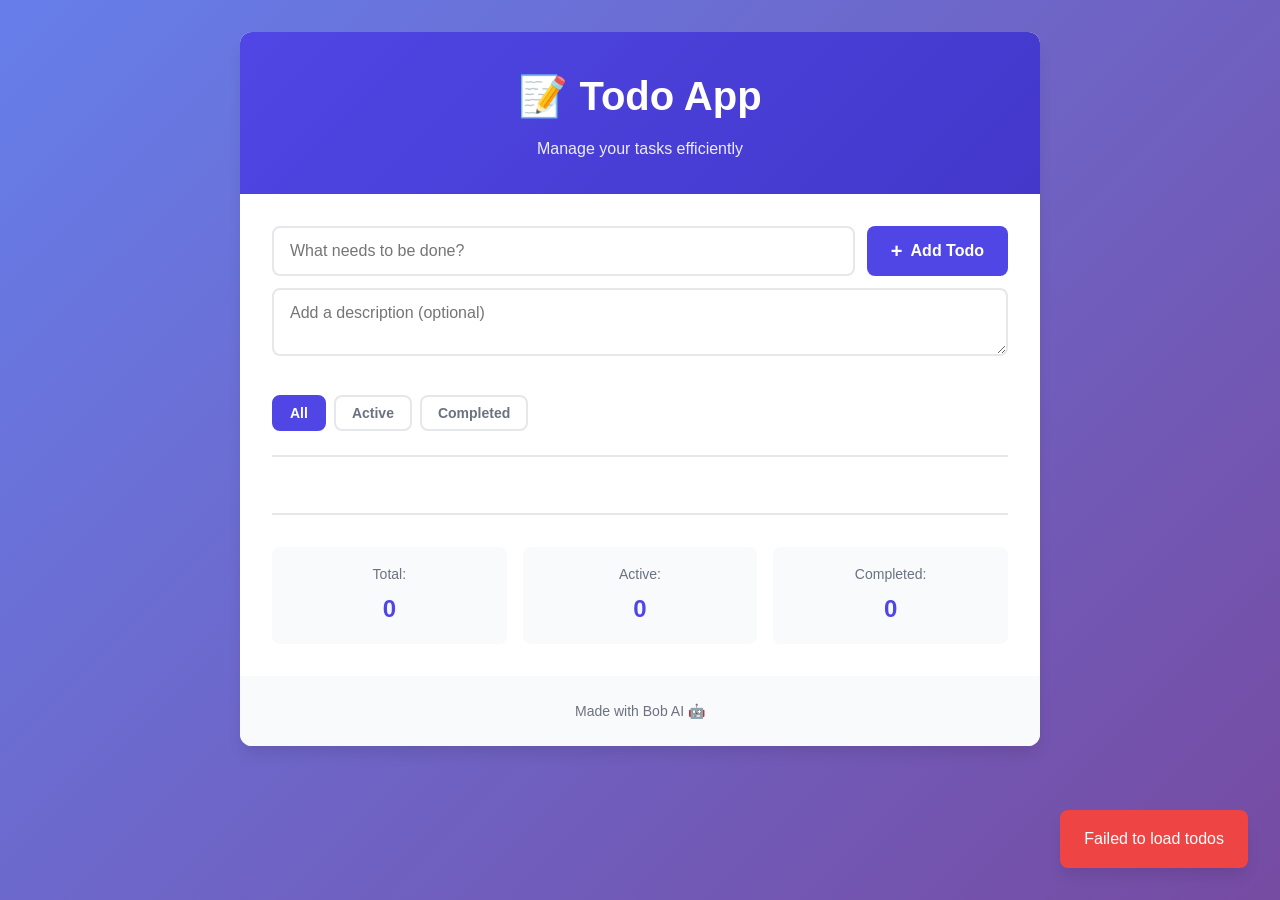
<file: bob-workshop-main/lab1/starter/frontend/index.html>
<!DOCTYPE html>
<html lang="en">
<head>
    <meta charset="UTF-8">
    <meta name="viewport" content="width=device-width, initial-scale=1.0">
    <title>Todo App - Bob Labs</title>
    <link rel="stylesheet" href="styles.css">
</head>
<body>
    <div class="container">
        <header>
            <h1>📝 Todo App</h1>
            <p class="subtitle">Manage your tasks efficiently</p>
        </header>

        <main>
            <!-- Add Todo Form -->
            <section class="add-todo-section">
                <div class="input-group">
                    <input 
                        type="text" 
                        id="todoTitle" 
                        placeholder="What needs to be done?" 
                        maxlength="200"
                        autocomplete="off"
                    >
                    <button id="addBtn" class="btn btn-primary">
                        <span class="btn-icon">+</span>
                        Add Todo
                    </button>
                </div>
                <textarea 
                    id="todoDescription" 
                    placeholder="Add a description (optional)" 
                    rows="2"
                    maxlength="500"
                ></textarea>
            </section>

            <!-- Filter Buttons -->
            <section class="filter-section">
                <button class="filter-btn active" data-filter="all">All</button>
                <button class="filter-btn" data-filter="active">Active</button>
                <button class="filter-btn" data-filter="completed">Completed</button>
            </section>

            <!-- Todo List -->
            <section class="todo-list-section">
                <div id="todoList" class="todo-list">
                    <!-- Todos will be dynamically inserted here -->
                </div>
                <div id="emptyState" class="empty-state">
                    <div class="empty-icon">📋</div>
                    <p>No todos yet. Add one to get started!</p>
                </div>
            </section>

            <!-- Stats -->
            <section class="stats-section">
                <div class="stat">
                    <span class="stat-label">Total:</span>
                    <span id="totalCount" class="stat-value">0</span>
                </div>
                <div class="stat">
                    <span class="stat-label">Active:</span>
                    <span id="activeCount" class="stat-value">0</span>
                </div>
                <div class="stat">
                    <span class="stat-label">Completed:</span>
                    <span id="completedCount" class="stat-value">0</span>
                </div>
            </section>
        </main>

        <footer>
            <p>Made with Bob AI 🤖</p>
        </footer>
    </div>

    <!-- Toast Notification -->
    <div id="toast" class="toast"></div>

    <script src="app.js"></script>
</body>
</html>
</file>
<file: stylesheets/extra.css>
/* ── Lab lock overlay ──────────────────────────────────────── */
.lab-lock-overlay {
  position: fixed;
  inset: 0;
  z-index: 9999;
  display: flex;
  align-items: center;
  justify-content: center;
  background: rgba(255, 255, 255, 0.92);
  backdrop-filter: blur(6px);
}

[data-md-color-scheme="slate"] .lab-lock-overlay {
  background: rgba(30, 33, 44, 0.93);
}

.lock-content {
  text-align: center;
  padding: 2.5rem 3.5rem;
  border: 1px solid #e5e7eb;
  border-radius: 16px;
  background: #ffffff;
  max-width: 480px;
  width: 90%;
}

[data-md-color-scheme="slate"] .lock-content {
  background: #1e212c;
  border-color: #3a3f52;
}

.lock-icon {
  font-size: 3.5rem;
  display: block;
  margin-bottom: 1rem;
}

.lock-content h2 {
  margin-bottom: 0.5rem;
  color: #1f2328;
}

[data-md-color-scheme="slate"] .lock-content h2 {
  color: #e6edf3;
}

.lock-content p {
  color: #57606a;
  margin-bottom: 1.75rem;
  font-size: 1rem;
}

[data-md-color-scheme="slate"] .lock-content p {
  color: #8b949e;
}

/* Go Back button inside lock overlay */
.lock-back-btn {
  display: inline-block;
  padding: 0.55rem 1.5rem;
  background: #3b82d4;
  color: #ffffff;
  border: none;
  border-radius: 6px;
  cursor: pointer;
  font-size: 0.95rem;
  text-decoration: none;
}

.lock-back-btn:hover {
  background: #2563b0;
  color: #ffffff;
}

/* ── Quiz block ────────────────────────────────────────────── */
.lab-quiz {
  background: #f7f8fa;
  border: 1px solid #e5e7eb;
  border-radius: 8px;
  padding: 1.5rem 2rem;
  margin-top: 2rem;
}

[data-md-color-scheme="slate"] .lab-quiz {
  background: #1e212c;
  border-color: #3a3f52;
}

.quiz-question {
  margin-bottom: 1.5rem;
}

.quiz-question label {
  display: block;
  margin: 0.3rem 0;
  cursor: pointer;
}

.quiz-feedback {
  margin-top: 0.75rem;
  padding: 0.5rem 0.75rem;
  border-radius: 6px;
  background: #f0f4ff;
  font-size: 0.9rem;
}

[data-md-color-scheme="slate"] .quiz-feedback {
  background: #252a3a;
}

.correct     { color: #16a34a; font-weight: 600; }
.incorrect   { color: #dc2626; font-weight: 600; }
.explanation { color: #57606a; margin-top: 0.4rem; }

[data-md-color-scheme="slate"] .explanation { color: #8b949e; }

.quiz-submit-btn {
  margin-top: 1rem;
  padding: 0.6rem 1.4rem;
  background: #3b82d4;
  color: #ffffff;
  border: none;
  border-radius: 6px;
  cursor: pointer;
  font-size: 1rem;
}

.quiz-submit-btn:hover { background: #2563b0; }

.quiz-result {
  margin-top: 1rem;
  padding: 0.75rem 1rem;
  border-radius: 6px;
  background: #ecfdf5;
  border: 1px solid #a7f3d0;
}

[data-md-color-scheme="slate"] .quiz-result {
  background: #0d2818;
  border-color: #166534;
}

.unlock-msg { color: #065f46; font-size: 1rem; }
.warning    { color: #b45309; }

[data-md-color-scheme="slate"] .unlock-msg { color: #4ade80; }
[data-md-color-scheme="slate"] .warning    { color: #fbbf24; }

/* ── Congratulations modal ─────────────────────────────────── */
.congrats-modal {
  position: fixed;
  inset: 0;
  z-index: 10000;
  display: flex;
  align-items: center;
  justify-content: center;
  background: rgba(0, 0, 0, 0.55);
}

.congrats-modal[hidden] { display: none; }

.congrats-content {
  text-align: center;
  padding: 2.5rem 3.5rem;
  border-radius: 14px;
  background: #ffffff;
  box-shadow: 0 8px 32px rgba(0,0,0,0.18);
  max-width: 420px;
}

[data-md-color-scheme="slate"] .congrats-content {
  background: #1e212c;
  box-shadow: 0 8px 32px rgba(0,0,0,0.5);
}

.congrats-icon {
  font-size: 3.5rem;
  display: block;
  margin-bottom: 1rem;
}

.congrats-content h2 { margin-bottom: 0.5rem; color: #065f46; }
.congrats-content p  { color: #374151; margin-bottom: 1.5rem; font-size: 1.1rem; }

[data-md-color-scheme="slate"] .congrats-content h2 { color: #4ade80; }
[data-md-color-scheme="slate"] .congrats-content p  { color: #c9d1d9; }

.congrats-content button {
  padding: 0.55rem 1.4rem;
  background: #3b82d4;
  color: #ffffff;
  border: none;
  border-radius: 6px;
  cursor: pointer;
  font-size: 1rem;
}

.congrats-content button:hover { background: #2563b0; }
</file>
<file: bob-workshop-main/lab1/solution/frontend/styles.css>
/* 
 * Todo Application Styles
 * Modern, responsive design with clean aesthetics
 */

/* CSS Variables for easy theming */
:root {
    --primary-color: #4f46e5;
    --primary-hover: #4338ca;
    --secondary-color: #64748b;
    --success-color: #10b981;
    --danger-color: #ef4444;
    --warning-color: #f59e0b;
    --background: #f8fafc;
    --surface: #ffffff;
    --text-primary: #1e293b;
    --text-secondary: #64748b;
    --border-color: #e2e8f0;
    --shadow: 0 1px 3px 0 rgb(0 0 0 / 0.1);
    --shadow-lg: 0 10px 15px -3px rgb(0 0 0 / 0.1);
}

/* Reset and Base Styles */
* {
    margin: 0;
    padding: 0;
    box-sizing: border-box;
}

body {
    font-family: -apple-system, BlinkMacSystemFont, 'Segoe UI', Roboto, 'Helvetica Neue', Arial, sans-serif;
    background-color: var(--background);
    color: var(--text-primary);
    line-height: 1.6;
    min-height: 100vh;
}

/* Container */
.container {
    max-width: 800px;
    margin: 0 auto;
    padding: 2rem 1rem;
}

/* Header */
header {
    text-align: center;
    margin-bottom: 3rem;
}

header h1 {
    font-size: 2.5rem;
    font-weight: 700;
    color: var(--primary-color);
    margin-bottom: 0.5rem;
}

.subtitle {
    color: var(--text-secondary);
    font-size: 1rem;
}

/* Sections */
section {
    background: var(--surface);
    border-radius: 12px;
    padding: 2rem;
    margin-bottom: 2rem;
    box-shadow: var(--shadow);
}

section h2 {
    font-size: 1.5rem;
    margin-bottom: 1.5rem;
    color: var(--text-primary);
}

/* Form Styles */
.form-group {
    margin-bottom: 1.5rem;
}

.form-group label {
    display: block;
    margin-bottom: 0.5rem;
    font-weight: 500;
    color: var(--text-primary);
}

.form-group input,
.form-group textarea {
    width: 100%;
    padding: 0.75rem;
    border: 2px solid var(--border-color);
    border-radius: 8px;
    font-size: 1rem;
    font-family: inherit;
    transition: border-color 0.2s;
}

.form-group input:focus,
.form-group textarea:focus {
    outline: none;
    border-color: var(--primary-color);
}

.form-group textarea {
    resize: vertical;
}

/* Buttons */
.btn {
    display: inline-flex;
    align-items: center;
    gap: 0.5rem;
    padding: 0.75rem 1.5rem;
    border: none;
    border-radius: 8px;
    font-size: 1rem;
    font-weight: 500;
    cursor: pointer;
    transition: all 0.2s;
}

.btn-primary {
    background-color: var(--primary-color);
    color: white;
}

.btn-primary:hover {
    background-color: var(--primary-hover);
    transform: translateY(-1px);
    box-shadow: var(--shadow-lg);
}

.btn-secondary {
    background-color: var(--secondary-color);
    color: white;
}

.btn-secondary:hover {
    background-color: #475569;
}

.btn-success {
    background-color: var(--success-color);
    color: white;
    padding: 0.5rem 1rem;
    font-size: 0.875rem;
}

.btn-danger {
    background-color: var(--danger-color);
    color: white;
    padding: 0.5rem 1rem;
    font-size: 0.875rem;
}

.btn-success:hover {
    background-color: #059669;
}

.btn-danger:hover {
    background-color: #dc2626;
}

.btn-icon {
    font-size: 1.2rem;
}

/* Todos Section */
.todos-header {
    display: flex;
    justify-content: space-between;
    align-items: center;
    margin-bottom: 1.5rem;
}

.todo-count {
    background-color: var(--primary-color);
    color: white;
    padding: 0.25rem 0.75rem;
    border-radius: 20px;
    font-size: 0.875rem;
    font-weight: 500;
}

/* Todo Item */
.todo-item {
    background-color: var(--background);
    border: 2px solid var(--border-color);
    border-radius: 8px;
    padding: 1.5rem;
    margin-bottom: 1rem;
    transition: all 0.2s;
}

.todo-item:hover {
    border-color: var(--primary-color);
    box-shadow: var(--shadow);
}

.todo-item.completed {
    opacity: 0.6;
}

.todo-header {
    display: flex;
    justify-content: space-between;
    align-items: start;
    margin-bottom: 0.5rem;
}

.todo-title {
    font-size: 1.25rem;
    font-weight: 600;
    color: var(--text-primary);
    flex: 1;
}

.todo-item.completed .todo-title {
    text-decoration: line-through;
    color: var(--text-secondary);
}

.todo-description {
    color: var(--text-secondary);
    margin-bottom: 1rem;
    line-height: 1.5;
}

.todo-meta {
    display: flex;
    justify-content: space-between;
    align-items: center;
    margin-top: 1rem;
    padding-top: 1rem;
    border-top: 1px solid var(--border-color);
}

.todo-date {
    font-size: 0.875rem;
    color: var(--text-secondary);
}

.todo-actions {
    display: flex;
    gap: 0.5rem;
}

/* Loading State */
.loading {
    text-align: center;
    padding: 3rem;
}

.spinner {
    width: 50px;
    height: 50px;
    margin: 0 auto 1rem;
    border: 4px solid var(--border-color);
    border-top-color: var(--primary-color);
    border-radius: 50%;
    animation: spin 1s linear infinite;
}

@keyframes spin {
    to { transform: rotate(360deg); }
}

/* Empty State */
.empty-state {
    text-align: center;
    padding: 3rem;
}

.empty-icon {
    font-size: 4rem;
    margin-bottom: 1rem;
}

.empty-state h3 {
    font-size: 1.5rem;
    margin-bottom: 0.5rem;
    color: var(--text-primary);
}

.empty-state p {
    color: var(--text-secondary);
}

/* Error State */
.error-state {
    text-align: center;
    padding: 3rem;
}

.error-icon {
    font-size: 4rem;
    margin-bottom: 1rem;
}

.error-state h3 {
    font-size: 1.5rem;
    margin-bottom: 0.5rem;
    color: var(--danger-color);
}

.error-state p {
    color: var(--text-secondary);
    margin-bottom: 1.5rem;
}

/* Footer */
footer {
    text-align: center;
    padding: 2rem 0;
    color: var(--text-secondary);
    font-size: 0.875rem;
}

.footer-links {
    margin-top: 0.5rem;
}

.footer-links a {
    color: var(--primary-color);
    text-decoration: none;
    margin: 0 0.5rem;
}

.footer-links a:hover {
    text-decoration: underline;
}

/* Responsive Design */
@media (max-width: 768px) {
    .container {
        padding: 1rem;
    }

    header h1 {
        font-size: 2rem;
    }

    section {
        padding: 1.5rem;
    }

    .todos-header {
        flex-direction: column;
        align-items: flex-start;
        gap: 0.5rem;
    }

    .todo-meta {
        flex-direction: column;
        align-items: flex-start;
        gap: 1rem;
    }

    .todo-actions {
        width: 100%;
    }

    .btn-success,
    .btn-danger {
        flex: 1;
    }
}

/* Animations */
@keyframes fadeIn {
    from {
        opacity: 0;
        transform: translateY(10px);
    }
    to {
        opacity: 1;
        transform: translateY(0);
    }
}

.todo-item {
    animation: fadeIn 0.3s ease-out;
}

/* Accessibility */
.btn:focus,
input:focus,
textarea:focus {
    outline: 2px solid var(--primary-color);
    outline-offset: 2px;
}

/* Print Styles */
@media print {
    .add-todo-section,
    .todo-actions,
    footer {
        display: none;
    }
}

/* Made with Bob */
</file>
<file: bob-workshop-main/lab1/starter/frontend/styles.css>
/* Reset and Base Styles */
* {
    margin: 0;
    padding: 0;
    box-sizing: border-box;
}

:root {
    --primary-color: #4f46e5;
    --primary-hover: #4338ca;
    --success-color: #10b981;
    --danger-color: #ef4444;
    --text-primary: #1f2937;
    --text-secondary: #6b7280;
    --bg-primary: #ffffff;
    --bg-secondary: #f9fafb;
    --border-color: #e5e7eb;
    --shadow-sm: 0 1px 2px 0 rgba(0, 0, 0, 0.05);
    --shadow-md: 0 4px 6px -1px rgba(0, 0, 0, 0.1);
    --shadow-lg: 0 10px 15px -3px rgba(0, 0, 0, 0.1);
    --radius-sm: 0.375rem;
    --radius-md: 0.5rem;
    --radius-lg: 0.75rem;
}

body {
    font-family: -apple-system, BlinkMacSystemFont, 'Segoe UI', Roboto, 'Helvetica Neue', Arial, sans-serif;
    background: linear-gradient(135deg, #667eea 0%, #764ba2 100%);
    min-height: 100vh;
    padding: 2rem 1rem;
    color: var(--text-primary);
    line-height: 1.6;
}

/* Container */
.container {
    max-width: 800px;
    margin: 0 auto;
    background: var(--bg-primary);
    border-radius: var(--radius-lg);
    box-shadow: var(--shadow-lg);
    overflow: hidden;
}

/* Header */
header {
    background: linear-gradient(135deg, var(--primary-color) 0%, var(--primary-hover) 100%);
    color: white;
    padding: 2rem;
    text-align: center;
}

header h1 {
    font-size: 2.5rem;
    font-weight: 700;
    margin-bottom: 0.5rem;
}

.subtitle {
    font-size: 1rem;
    opacity: 0.9;
}

/* Main Content */
main {
    padding: 2rem;
}

/* Add Todo Section */
.add-todo-section {
    margin-bottom: 2rem;
}

.input-group {
    display: flex;
    gap: 0.75rem;
    margin-bottom: 0.75rem;
}

input[type="text"],
textarea {
    flex: 1;
    padding: 0.875rem 1rem;
    border: 2px solid var(--border-color);
    border-radius: var(--radius-md);
    font-size: 1rem;
    transition: all 0.2s;
    font-family: inherit;
}

input[type="text"]:focus,
textarea:focus {
    outline: none;
    border-color: var(--primary-color);
    box-shadow: 0 0 0 3px rgba(79, 70, 229, 0.1);
}

textarea {
    width: 100%;
    resize: vertical;
    min-height: 60px;
}

/* Buttons */
.btn {
    padding: 0.875rem 1.5rem;
    border: none;
    border-radius: var(--radius-md);
    font-size: 1rem;
    font-weight: 600;
    cursor: pointer;
    transition: all 0.2s;
    display: inline-flex;
    align-items: center;
    gap: 0.5rem;
    white-space: nowrap;
}

.btn-primary {
    background: var(--primary-color);
    color: white;
}

.btn-primary:hover {
    background: var(--primary-hover);
    transform: translateY(-1px);
    box-shadow: var(--shadow-md);
}

.btn-primary:active {
    transform: translateY(0);
}

.btn-icon {
    font-size: 1.25rem;
    line-height: 1;
}

/* Filter Section */
.filter-section {
    display: flex;
    gap: 0.5rem;
    margin-bottom: 1.5rem;
    padding-bottom: 1.5rem;
    border-bottom: 2px solid var(--border-color);
}

.filter-btn {
    padding: 0.5rem 1rem;
    border: 2px solid var(--border-color);
    background: var(--bg-primary);
    border-radius: var(--radius-md);
    font-size: 0.875rem;
    font-weight: 600;
    cursor: pointer;
    transition: all 0.2s;
    color: var(--text-secondary);
}

.filter-btn:hover {
    border-color: var(--primary-color);
    color: var(--primary-color);
}

.filter-btn.active {
    background: var(--primary-color);
    color: white;
    border-color: var(--primary-color);
}

/* Todo List */
.todo-list {
    display: flex;
    flex-direction: column;
    gap: 0.75rem;
}

.todo-item {
    background: var(--bg-secondary);
    border: 2px solid var(--border-color);
    border-radius: var(--radius-md);
    padding: 1rem;
    transition: all 0.2s;
    animation: slideIn 0.3s ease-out;
}

@keyframes slideIn {
    from {
        opacity: 0;
        transform: translateY(-10px);
    }
    to {
        opacity: 1;
        transform: translateY(0);
    }
}

.todo-item:hover {
    border-color: var(--primary-color);
    box-shadow: var(--shadow-sm);
}

.todo-item.completed {
    opacity: 0.7;
}

.todo-item.completed .todo-title {
    text-decoration: line-through;
    color: var(--text-secondary);
}

.todo-header {
    display: flex;
    align-items: flex-start;
    gap: 0.75rem;
    margin-bottom: 0.5rem;
}

.todo-checkbox {
    width: 1.25rem;
    height: 1.25rem;
    cursor: pointer;
    margin-top: 0.125rem;
    flex-shrink: 0;
}

.todo-content {
    flex: 1;
    min-width: 0;
}

.todo-title {
    font-size: 1.125rem;
    font-weight: 600;
    color: var(--text-primary);
    word-wrap: break-word;
}

.todo-description {
    font-size: 0.875rem;
    color: var(--text-secondary);
    margin-top: 0.25rem;
    word-wrap: break-word;
}

.todo-meta {
    font-size: 0.75rem;
    color: var(--text-secondary);
    margin-top: 0.5rem;
}

.todo-actions {
    display: flex;
    gap: 0.5rem;
    flex-shrink: 0;
}

.todo-btn {
    padding: 0.5rem;
    border: none;
    background: transparent;
    cursor: pointer;
    border-radius: var(--radius-sm);
    transition: all 0.2s;
    font-size: 1.25rem;
    line-height: 1;
    width: 2rem;
    height: 2rem;
    display: flex;
    align-items: center;
    justify-content: center;
}

.todo-btn:hover {
    background: var(--bg-primary);
}

.delete-btn:hover {
    color: var(--danger-color);
}

/* Empty State */
.empty-state {
    text-align: center;
    padding: 3rem 1rem;
    color: var(--text-secondary);
}

.empty-state.hidden {
    display: none;
}

.empty-icon {
    font-size: 4rem;
    margin-bottom: 1rem;
    opacity: 0.5;
}

.empty-state p {
    font-size: 1.125rem;
}

/* Stats Section */
.stats-section {
    display: grid;
    grid-template-columns: repeat(3, 1fr);
    gap: 1rem;
    margin-top: 2rem;
    padding-top: 2rem;
    border-top: 2px solid var(--border-color);
}

.stat {
    text-align: center;
    padding: 1rem;
    background: var(--bg-secondary);
    border-radius: var(--radius-md);
}

.stat-label {
    display: block;
    font-size: 0.875rem;
    color: var(--text-secondary);
    margin-bottom: 0.25rem;
}

.stat-value {
    display: block;
    font-size: 1.5rem;
    font-weight: 700;
    color: var(--primary-color);
}

/* Footer */
footer {
    text-align: center;
    padding: 1.5rem;
    background: var(--bg-secondary);
    color: var(--text-secondary);
    font-size: 0.875rem;
}

/* Toast Notification */
.toast {
    position: fixed;
    bottom: 2rem;
    right: 2rem;
    background: var(--text-primary);
    color: white;
    padding: 1rem 1.5rem;
    border-radius: var(--radius-md);
    box-shadow: var(--shadow-lg);
    transform: translateY(100px);
    opacity: 0;
    transition: all 0.3s;
    z-index: 1000;
    max-width: 300px;
}

.toast.show {
    transform: translateY(0);
    opacity: 1;
}

.toast.success {
    background: var(--success-color);
}

.toast.error {
    background: var(--danger-color);
}

/* Responsive Design */
@media (max-width: 768px) {
    body {
        padding: 1rem 0.5rem;
    }

    header h1 {
        font-size: 2rem;
    }

    main {
        padding: 1.5rem;
    }

    .input-group {
        flex-direction: column;
    }

    .btn {
        width: 100%;
        justify-content: center;
    }

    .filter-section {
        flex-wrap: wrap;
    }

    .filter-btn {
        flex: 1;
        min-width: calc(33.333% - 0.5rem);
    }

    .stats-section {
        grid-template-columns: 1fr;
    }

    .toast {
        right: 1rem;
        left: 1rem;
        bottom: 1rem;
        max-width: none;
    }
}

@media (max-width: 480px) {
    header {
        padding: 1.5rem;
    }

    header h1 {
        font-size: 1.75rem;
    }

    .subtitle {
        font-size: 0.875rem;
    }

    main {
        padding: 1rem;
    }

    .todo-item {
        padding: 0.875rem;
    }

    .todo-title {
        font-size: 1rem;
    }

    .filter-btn {
        min-width: 100%;
    }
}

/* Loading State */
.loading {
    text-align: center;
    padding: 2rem;
    color: var(--text-secondary);
}

.loading::after {
    content: '...';
    animation: dots 1.5s steps(4, end) infinite;
}

@keyframes dots {
    0%, 20% {
        content: '.';
    }
    40% {
        content: '..';
    }
    60%, 100% {
        content: '...';
    }
}

/* Made with Bob */
</file>
<file: assets/stylesheets/main.ec1eaa64.min.css>
@charset "UTF-8";html{-webkit-text-size-adjust:none;-moz-text-size-adjust:none;text-size-adjust:none;box-sizing:border-box}*,:after,:before{box-sizing:inherit}@media (prefers-reduced-motion){*,:after,:before{transition:none!important}}body{margin:0}a,button,input,label{-webkit-tap-highlight-color:transparent}a{color:inherit;text-decoration:none}hr{border:0;box-sizing:initial;display:block;height:.05rem;overflow:visible;padding:0}small{font-size:80%}sub,sup{line-height:1em}img{border-style:none}table{border-collapse:initial;border-spacing:0}td,th{font-weight:400;vertical-align:top}button{background:#0000;border:0;font-family:inherit;font-size:inherit;margin:0;padding:0}input{border:0;outline:none}:root{--md-primary-fg-color:#4051b5;--md-primary-fg-color--light:#5d6cc0;--md-primary-fg-color--dark:#303fa1;--md-primary-bg-color:#fff;--md-primary-bg-color--light:#ffffffb3;--md-accent-fg-color:#526cfe;--md-accent-fg-color--transparent:#526cfe1a;--md-accent-bg-color:#fff;--md-accent-bg-color--light:#ffffffb3}[data-md-color-scheme=default]{color-scheme:light}[data-md-color-scheme=default] img[src$="#gh-dark-mode-only"],[data-md-color-scheme=default] img[src$="#only-dark"]{display:none}:root,[data-md-color-scheme=default]{--md-hue:225deg;--md-default-fg-color:#000000de;--md-default-fg-color--light:#0000008a;--md-default-fg-color--lighter:#00000052;--md-default-fg-color--lightest:#00000012;--md-default-bg-color:#fff;--md-default-bg-color--light:#ffffffb3;--md-default-bg-color--lighter:#ffffff4d;--md-default-bg-color--lightest:#ffffff1f;--md-code-fg-color:#36464e;--md-code-bg-color:#f5f5f5;--md-code-bg-color--light:#f5f5f5b3;--md-code-bg-color--lighter:#f5f5f54d;--md-code-hl-color:#4287ff;--md-code-hl-color--light:#4287ff1a;--md-code-hl-number-color:#d52a2a;--md-code-hl-special-color:#db1457;--md-code-hl-function-color:#a846b9;--md-code-hl-constant-color:#6e59d9;--md-code-hl-keyword-color:#3f6ec6;--md-code-hl-string-color:#1c7d4d;--md-code-hl-name-color:var(--md-code-fg-color);--md-code-hl-operator-color:var(--md-default-fg-color--light);--md-code-hl-punctuation-color:var(--md-default-fg-color--light);--md-code-hl-comment-color:var(--md-default-fg-color--light);--md-code-hl-generic-color:var(--md-default-fg-color--light);--md-code-hl-variable-color:var(--md-default-fg-color--light);--md-typeset-color:var(--md-default-fg-color);--md-typeset-a-color:var(--md-primary-fg-color);--md-typeset-del-color:#f5503d26;--md-typeset-ins-color:#0bd57026;--md-typeset-kbd-color:#fafafa;--md-typeset-kbd-accent-color:#fff;--md-typeset-kbd-border-color:#b8b8b8;--md-typeset-mark-color:#ffff0080;--md-typeset-table-color:#0000001f;--md-typeset-table-color--light:rgba(0,0,0,.035);--md-admonition-fg-color:var(--md-default-fg-color);--md-admonition-bg-color:var(--md-default-bg-color);--md-warning-fg-color:#000000de;--md-warning-bg-color:#ff9;--md-footer-fg-color:#fff;--md-footer-fg-color--light:#ffffffb3;--md-footer-fg-color--lighter:#ffffff73;--md-footer-bg-color:#000000de;--md-footer-bg-color--dark:#00000052;--md-shadow-z1:0 0.2rem 0.5rem #0000000d,0 0 0.05rem #0000001a;--md-shadow-z2:0 0.2rem 0.5rem #0000001a,0 0 0.05rem #00000040;--md-shadow-z3:0 0.2rem 0.5rem #0003,0 0 0.05rem #00000059}.md-icon svg{fill:currentcolor;display:block;height:1.2rem;width:1.2rem}body{-webkit-font-smoothing:antialiased;-moz-osx-font-smoothing:grayscale;--md-text-font-family:var(--md-text-font,_),-apple-system,BlinkMacSystemFont,Helvetica,Arial,sans-serif;--md-code-font-family:var(--md-code-font,_),SFMono-Regular,Consolas,Menlo,monospace}aside,body,input{font-feature-settings:"kern","liga";color:var(--md-typeset-color);font-family:var(--md-text-font-family)}code,kbd,pre{font-feature-settings:"kern";font-family:var(--md-code-font-family)}:root{--md-typeset-table-sort-icon:url('data:image/svg+xml;charset=utf-8,<svg xmlns="http://www.w3.org/2000/svg" viewBox="0 0 24 24"><path d="m18 21-4-4h3V7h-3l4-4 4 4h-3v10h3M2 19v-2h10v2M2 13v-2h7v2M2 7V5h4v2z"/></svg>');--md-typeset-table-sort-icon--asc:url('data:image/svg+xml;charset=utf-8,<svg xmlns="http://www.w3.org/2000/svg" viewBox="0 0 24 24"><path d="M19 17h3l-4 4-4-4h3V3h2M2 17h10v2H2M6 5v2H2V5m0 6h7v2H2z"/></svg>');--md-typeset-table-sort-icon--desc:url('data:image/svg+xml;charset=utf-8,<svg xmlns="http://www.w3.org/2000/svg" viewBox="0 0 24 24"><path d="M19 7h3l-4-4-4 4h3v14h2M2 17h10v2H2M6 5v2H2V5m0 6h7v2H2z"/></svg>')}.md-typeset{-webkit-print-color-adjust:exact;color-adjust:exact;font-size:.8rem;line-height:1.6;overflow-wrap:break-word}@media print{.md-typeset{font-size:.68rem}}.md-typeset blockquote,.md-typeset dl,.md-typeset figure,.md-typeset ol,.md-typeset pre,.md-typeset ul{margin-bottom:1em;margin-top:1em}.md-typeset h1{color:var(--md-default-fg-color--light);font-size:2em;line-height:1.3;margin:0 0 1.25em}.md-typeset h1,.md-typeset h2{font-weight:300;letter-spacing:-.01em}.md-typeset h2{font-size:1.5625em;line-height:1.4;margin:1.6em 0 .64em}.md-typeset h3{font-size:1.25em;font-weight:400;letter-spacing:-.01em;line-height:1.5;margin:1.6em 0 .8em}.md-typeset h2+h3{margin-top:.8em}.md-typeset h4{font-weight:700;letter-spacing:-.01em;margin:1em 0}.md-typeset h5,.md-typeset h6{color:var(--md-default-fg-color--light);font-size:.8em;font-weight:700;letter-spacing:-.01em;margin:1.25em 0}.md-typeset h5{text-transform:uppercase}.md-typeset h5 code{text-transform:none}.md-typeset hr{border-bottom:.05rem solid var(--md-default-fg-color--lightest);display:flow-root;margin:1.5em 0}.md-typeset a{color:var(--md-typeset-a-color);word-break:break-word}.md-typeset a,.md-typeset a:before{transition:color 125ms}.md-typeset a:focus,.md-typeset a:hover{color:var(--md-accent-fg-color)}.md-typeset a:focus code,.md-typeset a:hover code{background-color:var(--md-accent-fg-color--transparent);color:var(--md-accent-fg-color)}.md-typeset a code{color:var(--md-typeset-a-color)}.md-typeset a.focus-visible{outline-color:var(--md-accent-fg-color);outline-offset:.2rem}.md-typeset code,.md-typeset kbd,.md-typeset pre{color:var(--md-code-fg-color);direction:ltr;font-variant-ligatures:none;transition:background-color 125ms}@media print{.md-typeset code,.md-typeset kbd,.md-typeset pre{white-space:pre-wrap}}.md-typeset code{background-color:var(--md-code-bg-color);border-radius:.1rem;-webkit-box-decoration-break:clone;box-decoration-break:clone;font-size:.85em;padding:0 .2941176471em;transition:color 125ms,background-color 125ms;word-break:break-word}.md-typeset code:not(.focus-visible){-webkit-tap-highlight-color:transparent;outline:none}.md-typeset pre{display:flow-root;line-height:1.4;position:relative}.md-typeset pre>code{-webkit-box-decoration-break:slice;box-decoration-break:slice;box-shadow:none;display:block;margin:0;outline-color:var(--md-accent-fg-color);overflow:auto;padding:.7720588235em 1.1764705882em;scrollbar-color:var(--md-default-fg-color--lighter) #0000;scrollbar-width:thin;touch-action:auto;word-break:normal}.md-typeset pre>code:hover{scrollbar-color:var(--md-accent-fg-color) #0000}.md-typeset pre>code::-webkit-scrollbar{height:.2rem;width:.2rem}.md-typeset pre>code::-webkit-scrollbar-thumb{background-color:var(--md-default-fg-color--lighter)}.md-typeset pre>code::-webkit-scrollbar-thumb:hover{background-color:var(--md-accent-fg-color)}.md-typeset kbd{background-color:var(--md-typeset-kbd-color);border-radius:.1rem;box-shadow:0 .1rem 0 .05rem var(--md-typeset-kbd-border-color),0 .1rem 0 var(--md-typeset-kbd-border-color),0 -.1rem .2rem var(--md-typeset-kbd-accent-color) inset;color:var(--md-default-fg-color);display:inline-block;font-size:.75em;padding:0 .6666666667em;vertical-align:text-top;word-break:break-word}.md-typeset mark{background-color:var(--md-typeset-mark-color);-webkit-box-decoration-break:clone;box-decoration-break:clone;color:inherit;word-break:break-word}.md-typeset abbr{cursor:help;text-decoration:none}.md-typeset [data-preview],.md-typeset abbr{border-bottom:.05rem dotted var(--md-default-fg-color--light)}.md-typeset small{opacity:.75}[dir=ltr] .md-typeset sub,[dir=ltr] .md-typeset sup{margin-left:.078125em}[dir=rtl] .md-typeset sub,[dir=rtl] .md-typeset sup{margin-right:.078125em}[dir=ltr] .md-typeset blockquote{padding-left:.6rem}[dir=rtl] .md-typeset blockquote{padding-right:.6rem}[dir=ltr] .md-typeset blockquote{border-left:.2rem solid var(--md-default-fg-color--lighter)}[dir=rtl] .md-typeset blockquote{border-right:.2rem solid var(--md-default-fg-color--lighter)}.md-typeset blockquote{color:var(--md-default-fg-color--light);margin-left:0;margin-right:0}.md-typeset ul{list-style-type:disc}.md-typeset ul[type]{list-style-type:revert-layer}[dir=ltr] .md-typeset ol,[dir=ltr] .md-typeset ul{margin-left:.625em}[dir=rtl] .md-typeset ol,[dir=rtl] .md-typeset ul{margin-right:.625em}.md-typeset ol,.md-typeset ul{padding:0}.md-typeset ol:not([hidden]),.md-typeset ul:not([hidden]){display:flow-root}.md-typeset ol ol,.md-typeset ul ol{list-style-type:lower-alpha}.md-typeset ol ol ol,.md-typeset ul ol ol{list-style-type:lower-roman}.md-typeset ol ol ol ol,.md-typeset ul ol ol ol{list-style-type:upper-alpha}.md-typeset ol ol ol ol ol,.md-typeset ul ol ol ol ol{list-style-type:upper-roman}.md-typeset ol[type],.md-typeset ul[type]{list-style-type:revert-layer}[dir=ltr] .md-typeset ol li,[dir=ltr] .md-typeset ul li{margin-left:1.25em}[dir=rtl] .md-typeset ol li,[dir=rtl] .md-typeset ul li{margin-right:1.25em}.md-typeset ol li,.md-typeset ul li{margin-bottom:.5em}.md-typeset ol li blockquote,.md-typeset ol li p,.md-typeset ul li blockquote,.md-typeset ul li p{margin:.5em 0}.md-typeset ol li:last-child,.md-typeset ul li:last-child{margin-bottom:0}[dir=ltr] .md-typeset ol li ol,[dir=ltr] .md-typeset ol li ul,[dir=ltr] .md-typeset ul li ol,[dir=ltr] .md-typeset ul li ul{margin-left:.625em}[dir=rtl] .md-typeset ol li ol,[dir=rtl] .md-typeset ol li ul,[dir=rtl] .md-typeset ul li ol,[dir=rtl] .md-typeset ul li ul{margin-right:.625em}.md-typeset ol li ol,.md-typeset ol li ul,.md-typeset ul li ol,.md-typeset ul li ul{margin-bottom:.5em;margin-top:.5em}[dir=ltr] .md-typeset dd{margin-left:1.875em}[dir=rtl] .md-typeset dd{margin-right:1.875em}.md-typeset dd{margin-bottom:1.5em;margin-top:1em}.md-typeset img,.md-typeset svg,.md-typeset video{height:auto;max-width:100%}.md-typeset img[align=left]{margin:1em 1em 1em 0}.md-typeset img[align=right]{margin:1em 0 1em 1em}.md-typeset img[align]:only-child{margin-top:0}.md-typeset figure{display:flow-root;margin:1em auto;max-width:100%;text-align:center;width:fit-content}.md-typeset figure img{display:block;margin:0 auto}.md-typeset figcaption{font-style:italic;margin:1em auto;max-width:24rem}.md-typeset iframe{max-width:100%}.md-typeset table:not([class]){background-color:var(--md-default-bg-color);border:.05rem solid var(--md-typeset-table-color);border-radius:.1rem;display:inline-block;font-size:.64rem;max-width:100%;overflow:auto;touch-action:auto}@media print{.md-typeset table:not([class]){display:table}}.md-typeset table:not([class])+*{margin-top:1.5em}.md-typeset table:not([class]) td>:first-child,.md-typeset table:not([class]) th>:first-child{margin-top:0}.md-typeset table:not([class]) td>:last-child,.md-typeset table:not([class]) th>:last-child{margin-bottom:0}.md-typeset table:not([class]) td:not([align]),.md-typeset table:not([class]) th:not([align]){text-align:left}[dir=rtl] .md-typeset table:not([class]) td:not([align]),[dir=rtl] .md-typeset table:not([class]) th:not([align]){text-align:right}.md-typeset table:not([class]) th{font-weight:700;min-width:5rem;padding:.9375em 1.25em;vertical-align:top}.md-typeset table:not([class]) td{border-top:.05rem solid var(--md-typeset-table-color);padding:.9375em 1.25em;vertical-align:top}.md-typeset table:not([class]) tbody tr{transition:background-color 125ms}.md-typeset table:not([class]) tbody tr:hover{background-color:var(--md-typeset-table-color--light);box-shadow:0 .05rem 0 var(--md-default-bg-color) inset}.md-typeset table:not([class]) a{word-break:normal}.md-typeset table th[role=columnheader]{cursor:pointer}[dir=ltr] .md-typeset table th[role=columnheader]:after{margin-left:.5em}[dir=rtl] .md-typeset table th[role=columnheader]:after{margin-right:.5em}.md-typeset table th[role=columnheader]:after{content:"";display:inline-block;height:1.2em;-webkit-mask-image:var(--md-typeset-table-sort-icon);mask-image:var(--md-typeset-table-sort-icon);-webkit-mask-repeat:no-repeat;mask-repeat:no-repeat;-webkit-mask-size:contain;mask-size:contain;transition:background-color 125ms;vertical-align:text-bottom;width:1.2em}.md-typeset table th[role=columnheader]:hover:after{background-color:var(--md-default-fg-color--lighter)}.md-typeset table th[role=columnheader][aria-sort=ascending]:after{background-color:var(--md-default-fg-color--light);-webkit-mask-image:var(--md-typeset-table-sort-icon--asc);mask-image:var(--md-typeset-table-sort-icon--asc)}.md-typeset table th[role=columnheader][aria-sort=descending]:after{background-color:var(--md-default-fg-color--light);-webkit-mask-image:var(--md-typeset-table-sort-icon--desc);mask-image:var(--md-typeset-table-sort-icon--desc)}.md-typeset__scrollwrap{margin:1em -.8rem;overflow-x:auto;touch-action:auto}.md-typeset__table{display:inline-block;margin-bottom:.5em;padding:0 .8rem}@media print{.md-typeset__table{display:block}}html .md-typeset__table table{display:table;margin:0;overflow:hidden;width:100%}@media screen and (max-width:44.984375em){.md-content__inner>pre{margin:1em -.8rem}.md-content__inner>pre code{border-radius:0}}.md-typeset .md-author{border-radius:100%;display:block;flex-shrink:0;height:1.6rem;overflow:hidden;position:relative;transition:color 125ms,transform 125ms;width:1.6rem}.md-typeset .md-author img{display:block}.md-typeset .md-author--more{background:var(--md-default-fg-color--lightest);color:var(--md-default-fg-color--lighter);font-size:.6rem;font-weight:700;line-height:1.6rem;text-align:center}.md-typeset .md-author--long{height:2.4rem;width:2.4rem}.md-typeset a.md-author{transform:scale(1)}.md-typeset a.md-author img{border-radius:100%;filter:grayscale(100%) opacity(75%);transition:filter 125ms}.md-typeset a.md-author:focus,.md-typeset a.md-author:hover{transform:scale(1.1);z-index:1}.md-typeset a.md-author:focus img,.md-typeset a.md-author:hover img{filter:grayscale(0)}.md-banner{background-color:var(--md-footer-bg-color);color:var(--md-footer-fg-color);overflow:auto}@media print{.md-banner{display:none}}.md-banner--warning{background-color:var(--md-warning-bg-color);color:var(--md-warning-fg-color)}.md-banner__inner{font-size:.7rem;margin:.6rem auto;padding:0 .8rem}[dir=ltr] .md-banner__button{float:right}[dir=rtl] .md-banner__button{float:left}.md-banner__button{color:inherit;cursor:pointer;transition:opacity .25s}.no-js .md-banner__button{display:none}.md-banner__button:hover{opacity:.7}html{font-size:125%;height:100%;overflow-x:hidden}@media screen and (min-width:100em){html{font-size:137.5%}}@media screen and (min-width:125em){html{font-size:150%}}body{background-color:var(--md-default-bg-color);display:flex;flex-direction:column;font-size:.5rem;min-height:100%;position:relative;width:100%}@media print{body{display:block}}@media screen and (max-width:59.984375em){body[data-md-scrolllock]{position:fixed}}.md-grid{margin-left:auto;margin-right:auto;max-width:61rem}.md-container{display:flex;flex-direction:column;flex-grow:1}@media print{.md-container{display:block}}.md-main{flex-grow:1}.md-main__inner{display:flex;height:100%;margin-top:1.5rem}.md-ellipsis{overflow:hidden;text-overflow:ellipsis}.md-toggle{display:none}.md-option{height:0;opacity:0;position:absolute;width:0}.md-option:checked+label:not([hidden]){display:block}.md-option.focus-visible+label{outline-color:var(--md-accent-fg-color);outline-style:auto}.md-skip{background-color:var(--md-default-fg-color);border-radius:.1rem;color:var(--md-default-bg-color);font-size:.64rem;margin:.5rem;opacity:0;outline-color:var(--md-accent-fg-color);padding:.3rem .5rem;position:fixed;transform:translateY(.4rem);z-index:-1}.md-skip:focus{opacity:1;transform:translateY(0);transition:transform .25s cubic-bezier(.4,0,.2,1),opacity 175ms 75ms;z-index:10}@page{margin:25mm}:root{--md-clipboard-icon:url('data:image/svg+xml;charset=utf-8,<svg xmlns="http://www.w3.org/2000/svg" viewBox="0 0 24 24"><path d="M19 21H8V7h11m0-2H8a2 2 0 0 0-2 2v14a2 2 0 0 0 2 2h11a2 2 0 0 0 2-2V7a2 2 0 0 0-2-2m-3-4H4a2 2 0 0 0-2 2v14h2V3h12z"/></svg>')}.md-clipboard{border-radius:.1rem;color:var(--md-default-fg-color--lightest);cursor:pointer;height:1.5em;outline-color:var(--md-accent-fg-color);outline-offset:.1rem;transition:color .25s;width:1.5em;z-index:1}@media print{.md-clipboard{display:none}}.md-clipboard:not(.focus-visible){-webkit-tap-highlight-color:transparent;outline:none}:hover>.md-clipboard{color:var(--md-default-fg-color--light)}.md-clipboard:focus,.md-clipboard:hover{color:var(--md-accent-fg-color)}.md-clipboard:after{background-color:currentcolor;content:"";display:block;height:1.125em;margin:0 auto;-webkit-mask-image:var(--md-clipboard-icon);mask-image:var(--md-clipboard-icon);-webkit-mask-position:center;mask-position:center;-webkit-mask-repeat:no-repeat;mask-repeat:no-repeat;-webkit-mask-size:contain;mask-size:contain;width:1.125em}.md-clipboard--inline{cursor:pointer}.md-clipboard--inline code{transition:color .25s,background-color .25s}.md-clipboard--inline:focus code,.md-clipboard--inline:hover code{background-color:var(--md-accent-fg-color--transparent);color:var(--md-accent-fg-color)}:root{--md-code-select-icon:url('data:image/svg+xml;charset=utf-8,<svg xmlns="http://www.w3.org/2000/svg" viewBox="0 0 24 24"><path d="M19 19h-4v2h4c1.1 0 2-.9 2-2v-4h-2m0-12h-4v2h4v4h2V5c0-1.1-.9-2-2-2M5 5h4V3H5c-1.1 0-2 .9-2 2v4h2m0 6H3v4c0 1.1.9 2 2 2h4v-2H5zm2-4h2v2H7zm4 0h2v2h-2zm4 0h2v2h-2zM7 7h2v2H7zm4 0h2v2h-2zm4 0h2v2h-2zm-8 8h2v2H7zm4 0h2v2h-2zm4 0h2v2h-2z"/></svg>');--md-code-copy-icon:url('data:image/svg+xml;charset=utf-8,<svg xmlns="http://www.w3.org/2000/svg" viewBox="0 0 24 24"><path d="M19 21H8V7h11m0-2H8a2 2 0 0 0-2 2v14a2 2 0 0 0 2 2h11a2 2 0 0 0 2-2V7a2 2 0 0 0-2-2m-3-4H4a2 2 0 0 0-2 2v14h2V3h12z"/></svg>')}.md-typeset .md-code__content{display:grid}.md-code__nav{background-color:var(--md-code-bg-color--lighter);border-radius:.1rem;display:flex;gap:.2rem;padding:.2rem;position:absolute;right:.25em;top:.25em;transition:background-color .25s;z-index:1}:hover>.md-code__nav{background-color:var(--md-code-bg-color--light)}.md-code__button{color:var(--md-default-fg-color--lightest);cursor:pointer;display:block;height:1.5em;outline-color:var(--md-accent-fg-color);outline-offset:.1rem;transition:color .25s;width:1.5em}:hover>*>.md-code__button{color:var(--md-default-fg-color--light)}.md-code__button.focus-visible,.md-code__button:hover{color:var(--md-accent-fg-color)}.md-code__button--active{color:var(--md-default-fg-color)!important}.md-code__button:after{background-color:currentcolor;content:"";display:block;height:1.125em;margin:0 auto;-webkit-mask-position:center;mask-position:center;-webkit-mask-repeat:no-repeat;mask-repeat:no-repeat;-webkit-mask-size:contain;mask-size:contain;width:1.125em}.md-code__button[data-md-type=select]:after{-webkit-mask-image:var(--md-code-select-icon);mask-image:var(--md-code-select-icon)}.md-code__button[data-md-type=copy]:after{-webkit-mask-image:var(--md-code-copy-icon);mask-image:var(--md-code-copy-icon)}@keyframes consent{0%{opacity:0;transform:translateY(100%)}to{opacity:1;transform:translateY(0)}}@keyframes overlay{0%{opacity:0}to{opacity:1}}.md-consent__overlay{animation:overlay .25s both;-webkit-backdrop-filter:blur(.1rem);backdrop-filter:blur(.1rem);background-color:#0000008a;height:100%;opacity:1;position:fixed;top:0;width:100%;z-index:5}.md-consent__inner{animation:consent .5s cubic-bezier(.1,.7,.1,1) both;background-color:var(--md-default-bg-color);border:0;border-radius:.1rem;bottom:0;box-shadow:0 0 .2rem #0000001a,0 .2rem .4rem #0003;max-height:100%;overflow:auto;padding:0;position:fixed;width:100%;z-index:5}.md-consent__form{padding:.8rem}.md-consent__settings{display:none;margin:1em 0}input:checked+.md-consent__settings{display:block}.md-consent__controls{margin-bottom:.8rem}.md-typeset .md-consent__controls .md-button{display:inline}@media screen and (max-width:44.984375em){.md-typeset .md-consent__controls .md-button{display:block;margin-top:.4rem;text-align:center;width:100%}}.md-consent label{cursor:pointer}.md-content{flex-grow:1;min-width:0}.md-content__inner{margin:0 .8rem 1.2rem;padding-top:.6rem}@media screen and (min-width:76.25em){[dir=ltr] .md-sidebar--primary:not([hidden])~.md-content>.md-content__inner{margin-left:1.2rem}[dir=ltr] .md-sidebar--secondary:not([hidden])~.md-content>.md-content__inner,[dir=rtl] .md-sidebar--primary:not([hidden])~.md-content>.md-content__inner{margin-right:1.2rem}[dir=rtl] .md-sidebar--secondary:not([hidden])~.md-content>.md-content__inner{margin-left:1.2rem}}.md-content__inner:before{content:"";display:block;height:.4rem}.md-content__inner>:last-child{margin-bottom:0}[dir=ltr] .md-content__button{float:right}[dir=rtl] .md-content__button{float:left}[dir=ltr] .md-content__button{margin-left:.4rem}[dir=rtl] .md-content__button{margin-right:.4rem}.md-content__button{margin:.4rem 0;padding:0}@media print{.md-content__button{display:none}}.md-typeset .md-content__button{color:var(--md-default-fg-color--lighter)}.md-content__button svg{display:inline;vertical-align:top}[dir=rtl] .md-content__button svg{transform:scaleX(-1)}[dir=ltr] .md-dialog{right:.8rem}[dir=rtl] .md-dialog{left:.8rem}.md-dialog{background-color:var(--md-default-fg-color);border-radius:.1rem;bottom:.8rem;box-shadow:var(--md-shadow-z3);min-width:11.1rem;opacity:0;padding:.4rem .6rem;pointer-events:none;position:fixed;transform:translateY(100%);transition:transform 0ms .4s,opacity .4s;z-index:4}@media print{.md-dialog{display:none}}.md-dialog--active{opacity:1;pointer-events:auto;transform:translateY(0);transition:transform .4s cubic-bezier(.075,.85,.175,1),opacity .4s}.md-dialog__inner{color:var(--md-default-bg-color);font-size:.7rem}.md-feedback{margin:2em 0 1em;text-align:center}.md-feedback fieldset{border:none;margin:0;padding:0}.md-feedback__title{font-weight:700;margin:1em auto}.md-feedback__inner{position:relative}.md-feedback__list{display:flex;flex-wrap:wrap;place-content:baseline center;position:relative}.md-feedback__list:hover .md-icon:not(:disabled){color:var(--md-default-fg-color--lighter)}:disabled .md-feedback__list{min-height:1.8rem}.md-feedback__icon{color:var(--md-default-fg-color--light);cursor:pointer;flex-shrink:0;margin:0 .1rem;transition:color 125ms}.md-feedback__icon:not(:disabled).md-icon:hover{color:var(--md-accent-fg-color)}.md-feedback__icon:disabled{color:var(--md-default-fg-color--lightest);pointer-events:none}.md-feedback__note{opacity:0;position:relative;transform:translateY(.4rem);transition:transform .4s cubic-bezier(.1,.7,.1,1),opacity .15s}.md-feedback__note>*{margin:0 auto;max-width:16rem}:disabled .md-feedback__note{opacity:1;transform:translateY(0)}@media print{.md-feedback{display:none}}.md-footer{background-color:var(--md-footer-bg-color);color:var(--md-footer-fg-color)}@media print{.md-footer{display:none}}.md-footer__inner{justify-content:space-between;overflow:auto;padding:.2rem}.md-footer__inner:not([hidden]){display:flex}.md-footer__link{align-items:end;display:flex;flex-grow:0.01;margin-bottom:.4rem;margin-top:1rem;max-width:100%;outline-color:var(--md-accent-fg-color);overflow:hidden;transition:opacity .25s}.md-footer__link:focus,.md-footer__link:hover{opacity:.7}[dir=rtl] .md-footer__link svg{transform:scaleX(-1)}@media screen and (max-width:44.984375em){.md-footer__link--prev{flex-shrink:0}.md-footer__link--prev .md-footer__title{display:none}}[dir=ltr] .md-footer__link--next{margin-left:auto}[dir=rtl] .md-footer__link--next{margin-right:auto}.md-footer__link--next{text-align:right}[dir=rtl] .md-footer__link--next{text-align:left}.md-footer__title{flex-grow:1;font-size:.9rem;margin-bottom:.7rem;max-width:calc(100% - 2.4rem);padding:0 1rem;white-space:nowrap}.md-footer__button{margin:.2rem;padding:.4rem}.md-footer__direction{font-size:.64rem;opacity:.7}.md-footer-meta{background-color:var(--md-footer-bg-color--dark)}.md-footer-meta__inner{display:flex;flex-wrap:wrap;justify-content:space-between;padding:.2rem}html .md-footer-meta.md-typeset a{color:var(--md-footer-fg-color--light)}html .md-footer-meta.md-typeset a:focus,html .md-footer-meta.md-typeset a:hover{color:var(--md-footer-fg-color)}.md-copyright{color:var(--md-footer-fg-color--lighter);font-size:.64rem;margin:auto .6rem;padding:.4rem 0;width:100%}@media screen and (min-width:45em){.md-copyright{width:auto}}.md-copyright__highlight{color:var(--md-footer-fg-color--light)}.md-social{display:inline-flex;gap:.2rem;margin:0 .4rem;padding:.2rem 0 .6rem}@media screen and (min-width:45em){.md-social{padding:.6rem 0}}.md-social__link{display:inline-block;height:1.6rem;text-align:center;width:1.6rem}.md-social__link:before{line-height:1.9}.md-social__link svg{fill:currentcolor;max-height:.8rem;vertical-align:-25%}.md-typeset .md-button{border:.1rem solid;border-radius:.1rem;color:var(--md-primary-fg-color);cursor:pointer;display:inline-block;font-weight:700;padding:.625em 2em;transition:color 125ms,background-color 125ms,border-color 125ms}.md-typeset .md-button--primary{background-color:var(--md-primary-fg-color);border-color:var(--md-primary-fg-color);color:var(--md-primary-bg-color)}.md-typeset .md-button:focus,.md-typeset .md-button:hover{background-color:var(--md-accent-fg-color);border-color:var(--md-accent-fg-color);color:var(--md-accent-bg-color)}[dir=ltr] .md-typeset .md-input{border-top-left-radius:.1rem}[dir=ltr] .md-typeset .md-input,[dir=rtl] .md-typeset .md-input{border-top-right-radius:.1rem}[dir=rtl] .md-typeset .md-input{border-top-left-radius:.1rem}.md-typeset .md-input{border-bottom:.1rem solid var(--md-default-fg-color--lighter);box-shadow:var(--md-shadow-z1);font-size:.8rem;height:1.8rem;padding:0 .6rem;transition:border .25s,box-shadow .25s}.md-typeset .md-input:focus,.md-typeset .md-input:hover{border-bottom-color:var(--md-accent-fg-color);box-shadow:var(--md-shadow-z2)}.md-typeset .md-input--stretch{width:100%}.md-header{background-color:var(--md-primary-fg-color);box-shadow:0 0 .2rem #0000,0 .2rem .4rem #0000;color:var(--md-primary-bg-color);display:block;left:0;position:sticky;right:0;top:0;z-index:4}@media print{.md-header{display:none}}.md-header[hidden]{transform:translateY(-100%);transition:transform .25s cubic-bezier(.8,0,.6,1),box-shadow .25s}.md-header--shadow{box-shadow:0 0 .2rem #0000001a,0 .2rem .4rem #0003;transition:transform .25s cubic-bezier(.1,.7,.1,1),box-shadow .25s}.md-header__inner{align-items:center;display:flex;padding:0 .2rem}.md-header__button{color:currentcolor;cursor:pointer;margin:.2rem;outline-color:var(--md-accent-fg-color);padding:.4rem;position:relative;transition:opacity .25s;vertical-align:middle;z-index:1}.md-header__button:hover{opacity:.7}.md-header__button:not([hidden]){display:inline-block}.md-header__button:not(.focus-visible){-webkit-tap-highlight-color:transparent;outline:none}.md-header__button.md-logo{margin:.2rem;padding:.4rem}@media screen and (max-width:76.234375em){.md-header__button.md-logo{display:none}}.md-header__button.md-logo img,.md-header__button.md-logo svg{fill:currentcolor;display:block;height:1.2rem;width:auto}@media screen and (min-width:60em){.md-header__button[for=__search]{display:none}}.no-js .md-header__button[for=__search]{display:none}[dir=rtl] .md-header__button[for=__search] svg{transform:scaleX(-1)}@media screen and (min-width:76.25em){.md-header__button[for=__drawer]{display:none}}.md-header__topic{display:flex;max-width:100%;position:absolute;transition:transform .4s cubic-bezier(.1,.7,.1,1),opacity .15s;white-space:nowrap}.md-header__topic+.md-header__topic{opacity:0;pointer-events:none;transform:translateX(1.25rem);transition:transform .4s cubic-bezier(1,.7,.1,.1),opacity .15s;z-index:-1}[dir=rtl] .md-header__topic+.md-header__topic{transform:translateX(-1.25rem)}.md-header__topic:first-child{font-weight:700}[dir=ltr] .md-header__title{margin-left:1rem;margin-right:.4rem}[dir=rtl] .md-header__title{margin-left:.4rem;margin-right:1rem}.md-header__title{flex-grow:1;font-size:.9rem;height:2.4rem;line-height:2.4rem}.md-header__title--active .md-header__topic{opacity:0;pointer-events:none;transform:translateX(-1.25rem);transition:transform .4s cubic-bezier(1,.7,.1,.1),opacity .15s;z-index:-1}[dir=rtl] .md-header__title--active .md-header__topic{transform:translateX(1.25rem)}.md-header__title--active .md-header__topic+.md-header__topic{opacity:1;pointer-events:auto;transform:translateX(0);transition:transform .4s cubic-bezier(.1,.7,.1,1),opacity .15s;z-index:0}.md-header__title>.md-header__ellipsis{height:100%;position:relative;width:100%}.md-header__option{display:flex;flex-shrink:0;max-width:100%;transition:max-width 0ms .25s,opacity .25s .25s;white-space:nowrap}[data-md-toggle=search]:checked~.md-header .md-header__option{max-width:0;opacity:0;transition:max-width 0ms,opacity 0ms}.md-header__option>input{bottom:0}.md-header__source{display:none}@media screen and (min-width:60em){[dir=ltr] .md-header__source{margin-left:1rem}[dir=rtl] .md-header__source{margin-right:1rem}.md-header__source{display:block;max-width:11.7rem;width:11.7rem}}@media screen and (min-width:76.25em){[dir=ltr] .md-header__source{margin-left:1.4rem}[dir=rtl] .md-header__source{margin-right:1.4rem}}.md-meta{color:var(--md-default-fg-color--light);font-size:.7rem;line-height:1.3}.md-meta__list{display:inline-flex;flex-wrap:wrap;list-style:none;margin:0;padding:0}.md-meta__item:not(:last-child):after{content:"·";margin-left:.2rem;margin-right:.2rem}.md-meta__link{color:var(--md-typeset-a-color)}.md-meta__link:focus,.md-meta__link:hover{color:var(--md-accent-fg-color)}.md-draft{background-color:#ff1744;border-radius:.125em;color:#fff;display:inline-block;font-weight:700;padding-left:.5714285714em;padding-right:.5714285714em}:root{--md-nav-icon--prev:url('data:image/svg+xml;charset=utf-8,<svg xmlns="http://www.w3.org/2000/svg" viewBox="0 0 24 24"><path d="M20 11v2H8l5.5 5.5-1.42 1.42L4.16 12l7.92-7.92L13.5 5.5 8 11z"/></svg>');--md-nav-icon--next:url('data:image/svg+xml;charset=utf-8,<svg xmlns="http://www.w3.org/2000/svg" viewBox="0 0 24 24"><path d="M8.59 16.58 13.17 12 8.59 7.41 10 6l6 6-6 6z"/></svg>');--md-toc-icon:url('data:image/svg+xml;charset=utf-8,<svg xmlns="http://www.w3.org/2000/svg" viewBox="0 0 24 24"><path d="M3 9h14V7H3zm0 4h14v-2H3zm0 4h14v-2H3zm16 0h2v-2h-2zm0-10v2h2V7zm0 6h2v-2h-2z"/></svg>')}.md-nav{font-size:.7rem;line-height:1.3}.md-nav__title{color:var(--md-default-fg-color--light);display:block;font-weight:700;overflow:hidden;padding:0 .6rem;text-overflow:ellipsis}.md-nav__title .md-nav__button{display:none}.md-nav__title .md-nav__button img{height:100%;width:auto}.md-nav__title .md-nav__button.md-logo img,.md-nav__title .md-nav__button.md-logo svg{fill:currentcolor;display:block;height:2.4rem;max-width:100%;object-fit:contain;width:auto}.md-nav__list{list-style:none;margin:0;padding:0}.md-nav__link{align-items:flex-start;display:flex;gap:.4rem;margin-top:.625em;scroll-snap-align:start;transition:color 125ms}.md-nav__link--passed,.md-nav__link--passed code{color:var(--md-default-fg-color--light)}.md-nav__item .md-nav__link--active,.md-nav__item .md-nav__link--active code{color:var(--md-typeset-a-color)}.md-nav__link .md-ellipsis{position:relative}.md-nav__link .md-ellipsis code{word-break:normal}[dir=ltr] .md-nav__link .md-icon:last-child{margin-left:auto}[dir=rtl] .md-nav__link .md-icon:last-child{margin-right:auto}.md-nav__link .md-typeset{font-size:.7rem;line-height:1.3}.md-nav__link svg{fill:currentcolor;flex-shrink:0;height:1.3em;position:relative}.md-nav__link[for]:focus,.md-nav__link[for]:hover,.md-nav__link[href]:focus,.md-nav__link[href]:hover{color:var(--md-accent-fg-color);cursor:pointer}.md-nav__link[for]:focus code,.md-nav__link[for]:hover code,.md-nav__link[href]:focus code,.md-nav__link[href]:hover code{background-color:var(--md-accent-fg-color--transparent);color:var(--md-accent-fg-color)}.md-nav__link.focus-visible{outline-color:var(--md-accent-fg-color);outline-offset:.2rem}.md-nav--primary .md-nav__link[for=__toc]{display:none}.md-nav--primary .md-nav__link[for=__toc] .md-icon:after{background-color:currentcolor;display:block;height:100%;-webkit-mask-image:var(--md-toc-icon);mask-image:var(--md-toc-icon);width:100%}.md-nav--primary .md-nav__link[for=__toc]~.md-nav{display:none}.md-nav__container>.md-nav__link{margin-top:0}.md-nav__container>.md-nav__link:first-child{flex-grow:1;min-width:0}.md-nav__icon{flex-shrink:0}.md-nav__source{display:none}@media screen and (max-width:76.234375em){.md-nav--primary,.md-nav--primary .md-nav{background-color:var(--md-default-bg-color);display:flex;flex-direction:column;height:100%;left:0;position:absolute;right:0;top:0;z-index:1}.md-nav--primary .md-nav__item,.md-nav--primary .md-nav__title{font-size:.8rem;line-height:1.5}.md-nav--primary .md-nav__title{background-color:var(--md-default-fg-color--lightest);color:var(--md-default-fg-color--light);cursor:pointer;height:5.6rem;line-height:2.4rem;padding:3rem .8rem .2rem;position:relative;white-space:nowrap}[dir=ltr] .md-nav--primary .md-nav__title .md-nav__icon{left:.4rem}[dir=rtl] .md-nav--primary .md-nav__title .md-nav__icon{right:.4rem}.md-nav--primary .md-nav__title .md-nav__icon{display:block;height:1.2rem;margin:.2rem;position:absolute;top:.4rem;width:1.2rem}.md-nav--primary .md-nav__title .md-nav__icon:after{background-color:currentcolor;content:"";display:block;height:100%;-webkit-mask-image:var(--md-nav-icon--prev);mask-image:var(--md-nav-icon--prev);-webkit-mask-position:center;mask-position:center;-webkit-mask-repeat:no-repeat;mask-repeat:no-repeat;-webkit-mask-size:contain;mask-size:contain;width:100%}.md-nav--primary .md-nav__title~.md-nav__list{background-color:var(--md-default-bg-color);box-shadow:0 .05rem 0 var(--md-default-fg-color--lightest) inset;overflow-y:auto;scroll-snap-type:y mandatory;touch-action:pan-y}.md-nav--primary .md-nav__title~.md-nav__list>:first-child{border-top:0}.md-nav--primary .md-nav__title[for=__drawer]{background-color:var(--md-primary-fg-color);color:var(--md-primary-bg-color);font-weight:700}.md-nav--primary .md-nav__title .md-logo{display:block;left:.2rem;margin:.2rem;padding:.4rem;position:absolute;right:.2rem;top:.2rem}.md-nav--primary .md-nav__list{flex:1}.md-nav--primary .md-nav__item{border-top:.05rem solid var(--md-default-fg-color--lightest)}.md-nav--primary .md-nav__item--active>.md-nav__link{color:var(--md-typeset-a-color)}.md-nav--primary .md-nav__item--active>.md-nav__link:focus,.md-nav--primary .md-nav__item--active>.md-nav__link:hover{color:var(--md-accent-fg-color)}.md-nav--primary .md-nav__link{margin-top:0;padding:.6rem .8rem}.md-nav--primary .md-nav__link svg{margin-top:.1em}.md-nav--primary .md-nav__link>.md-nav__link{padding:0}[dir=ltr] .md-nav--primary .md-nav__link .md-nav__icon{margin-right:-.2rem}[dir=rtl] .md-nav--primary .md-nav__link .md-nav__icon{margin-left:-.2rem}.md-nav--primary .md-nav__link .md-nav__icon{font-size:1.2rem;height:1.2rem;width:1.2rem}.md-nav--primary .md-nav__link .md-nav__icon:after{background-color:currentcolor;content:"";display:block;height:100%;-webkit-mask-image:var(--md-nav-icon--next);mask-image:var(--md-nav-icon--next);-webkit-mask-position:center;mask-position:center;-webkit-mask-repeat:no-repeat;mask-repeat:no-repeat;-webkit-mask-size:contain;mask-size:contain;width:100%}[dir=rtl] .md-nav--primary .md-nav__icon:after{transform:scale(-1)}.md-nav--primary .md-nav--secondary .md-nav{background-color:initial;position:static}[dir=ltr] .md-nav--primary .md-nav--secondary .md-nav .md-nav__link{padding-left:1.4rem}[dir=rtl] .md-nav--primary .md-nav--secondary .md-nav .md-nav__link{padding-right:1.4rem}[dir=ltr] .md-nav--primary .md-nav--secondary .md-nav .md-nav .md-nav__link{padding-left:2rem}[dir=rtl] .md-nav--primary .md-nav--secondary .md-nav .md-nav .md-nav__link{padding-right:2rem}[dir=ltr] .md-nav--primary .md-nav--secondary .md-nav .md-nav .md-nav .md-nav__link{padding-left:2.6rem}[dir=rtl] .md-nav--primary .md-nav--secondary .md-nav .md-nav .md-nav .md-nav__link{padding-right:2.6rem}[dir=ltr] .md-nav--primary .md-nav--secondary .md-nav .md-nav .md-nav .md-nav .md-nav__link{padding-left:3.2rem}[dir=rtl] .md-nav--primary .md-nav--secondary .md-nav .md-nav .md-nav .md-nav .md-nav__link{padding-right:3.2rem}.md-nav--secondary{background-color:initial}.md-nav__toggle~.md-nav{display:flex;opacity:0;transform:translateX(100%);transition:transform .25s cubic-bezier(.8,0,.6,1),opacity 125ms 50ms}[dir=rtl] .md-nav__toggle~.md-nav{transform:translateX(-100%)}.md-nav__toggle:checked~.md-nav{opacity:1;transform:translateX(0);transition:transform .25s cubic-bezier(.4,0,.2,1),opacity 125ms 125ms}.md-nav__toggle:checked~.md-nav>.md-nav__list{backface-visibility:hidden}}@media screen and (max-width:59.984375em){.md-nav--primary .md-nav__link[for=__toc]{display:flex}.md-nav--primary .md-nav__link[for=__toc] .md-icon:after{content:""}.md-nav--primary .md-nav__link[for=__toc]+.md-nav__link{display:none}.md-nav--primary .md-nav__link[for=__toc]~.md-nav{display:flex}.md-nav__source{background-color:var(--md-primary-fg-color--dark);color:var(--md-primary-bg-color);display:block;padding:0 .2rem}}@media screen and (min-width:60em) and (max-width:76.234375em){.md-nav--integrated .md-nav__link[for=__toc]{display:flex}.md-nav--integrated .md-nav__link[for=__toc] .md-icon:after{content:""}.md-nav--integrated .md-nav__link[for=__toc]+.md-nav__link{display:none}.md-nav--integrated .md-nav__link[for=__toc]~.md-nav{display:flex}}@media screen and (min-width:60em){.md-nav{margin-bottom:-.4rem}.md-nav--secondary .md-nav__title{background:var(--md-default-bg-color);box-shadow:0 0 .4rem .4rem var(--md-default-bg-color);position:sticky;top:0;z-index:1}.md-nav--secondary .md-nav__title[for=__toc]{scroll-snap-align:start}.md-nav--secondary .md-nav__title .md-nav__icon{display:none}[dir=ltr] .md-nav--secondary .md-nav__list{padding-left:.6rem}[dir=rtl] .md-nav--secondary .md-nav__list{padding-right:.6rem}.md-nav--secondary .md-nav__list{padding-bottom:.4rem}[dir=ltr] .md-nav--secondary .md-nav__item>.md-nav__link{margin-right:.4rem}[dir=rtl] .md-nav--secondary .md-nav__item>.md-nav__link{margin-left:.4rem}}@media screen and (min-width:76.25em){.md-nav{margin-bottom:-.4rem;transition:max-height .25s cubic-bezier(.86,0,.07,1)}.md-nav--primary .md-nav__title{background:var(--md-default-bg-color);box-shadow:0 0 .4rem .4rem var(--md-default-bg-color);position:sticky;top:0;z-index:1}.md-nav--primary .md-nav__title[for=__drawer]{scroll-snap-align:start}.md-nav--primary .md-nav__title .md-nav__icon{display:none}[dir=ltr] .md-nav--primary .md-nav__list{padding-left:.6rem}[dir=rtl] .md-nav--primary .md-nav__list{padding-right:.6rem}.md-nav--primary .md-nav__list{padding-bottom:.4rem}[dir=ltr] .md-nav--primary .md-nav__item>.md-nav__link{margin-right:.4rem}[dir=rtl] .md-nav--primary .md-nav__item>.md-nav__link{margin-left:.4rem}.md-nav__toggle~.md-nav{display:grid;grid-template-rows:minmax(.4rem,0fr);opacity:0;transition:grid-template-rows .25s cubic-bezier(.86,0,.07,1),opacity .25s,visibility 0ms .25s;visibility:collapse}.md-nav__toggle~.md-nav>.md-nav__list{overflow:hidden}.md-nav__toggle.md-toggle--indeterminate~.md-nav,.md-nav__toggle:checked~.md-nav{grid-template-rows:minmax(.4rem,1fr);opacity:1;transition:grid-template-rows .25s cubic-bezier(.86,0,.07,1),opacity .15s .1s,visibility 0ms;visibility:visible}.md-nav__toggle.md-toggle--indeterminate~.md-nav{transition:none}.md-nav__item--nested>.md-nav>.md-nav__title{display:none}.md-nav__item--section{display:block;margin:1.25em 0}.md-nav__item--section:last-child{margin-bottom:0}.md-nav__item--section>.md-nav__link{font-weight:700}.md-nav__item--section>.md-nav__link[for]{color:var(--md-default-fg-color--light)}.md-nav__item--section>.md-nav__link:not(.md-nav__container){pointer-events:none}.md-nav__item--section>.md-nav__link .md-icon,.md-nav__item--section>.md-nav__link>[for]{display:none}[dir=ltr] .md-nav__item--section>.md-nav{margin-left:-.6rem}[dir=rtl] .md-nav__item--section>.md-nav{margin-right:-.6rem}.md-nav__item--section>.md-nav{display:block;opacity:1;visibility:visible}.md-nav__item--section>.md-nav>.md-nav__list>.md-nav__item{padding:0}.md-nav__icon{border-radius:100%;height:.9rem;transition:background-color .25s;width:.9rem}.md-nav__icon:hover{background-color:var(--md-accent-fg-color--transparent)}.md-nav__icon:after{background-color:currentcolor;border-radius:100%;content:"";display:inline-block;height:100%;-webkit-mask-image:var(--md-nav-icon--next);mask-image:var(--md-nav-icon--next);-webkit-mask-position:center;mask-position:center;-webkit-mask-repeat:no-repeat;mask-repeat:no-repeat;-webkit-mask-size:contain;mask-size:contain;transition:transform .25s;vertical-align:-.1rem;width:100%}[dir=rtl] .md-nav__icon:after{transform:rotate(180deg)}.md-nav__item--nested .md-nav__toggle:checked~.md-nav__link .md-nav__icon:after,.md-nav__item--nested .md-toggle--indeterminate~.md-nav__link .md-nav__icon:after{transform:rotate(90deg)}.md-nav--lifted>.md-nav__list>.md-nav__item,.md-nav--lifted>.md-nav__title{display:none}.md-nav--lifted>.md-nav__list>.md-nav__item--active{display:block}.md-nav--lifted>.md-nav__list>.md-nav__item--active>.md-nav__link{background:var(--md-default-bg-color);box-shadow:0 0 .4rem .4rem var(--md-default-bg-color);margin-top:0;position:sticky;top:0;z-index:1}.md-nav--lifted>.md-nav__list>.md-nav__item--active>.md-nav__link:not(.md-nav__container){pointer-events:none}.md-nav--lifted>.md-nav__list>.md-nav__item--active.md-nav__item--section{margin:0}[dir=ltr] .md-nav--lifted>.md-nav__list>.md-nav__item>.md-nav:not(.md-nav--secondary){margin-left:-.6rem}[dir=rtl] .md-nav--lifted>.md-nav__list>.md-nav__item>.md-nav:not(.md-nav--secondary){margin-right:-.6rem}.md-nav--lifted>.md-nav__list>.md-nav__item>[for]{color:var(--md-default-fg-color--light)}.md-nav--lifted .md-nav[data-md-level="1"]{grid-template-rows:minmax(.4rem,1fr);opacity:1;visibility:visible}[dir=ltr] .md-nav--integrated>.md-nav__list>.md-nav__item--active .md-nav--secondary{border-left:.05rem solid var(--md-primary-fg-color)}[dir=rtl] .md-nav--integrated>.md-nav__list>.md-nav__item--active .md-nav--secondary{border-right:.05rem solid var(--md-primary-fg-color)}.md-nav--integrated>.md-nav__list>.md-nav__item--active .md-nav--secondary{display:block;margin-bottom:1.25em;opacity:1;visibility:visible}.md-nav--integrated>.md-nav__list>.md-nav__item--active .md-nav--secondary>.md-nav__list{overflow:visible;padding-bottom:0}.md-nav--integrated>.md-nav__list>.md-nav__item--active .md-nav--secondary>.md-nav__title{display:none}}.md-pagination{font-size:.8rem;font-weight:700;gap:.4rem}.md-pagination,.md-pagination>*{align-items:center;display:flex;justify-content:center}.md-pagination>*{border-radius:.2rem;height:1.8rem;min-width:1.8rem;text-align:center}.md-pagination__current{background-color:var(--md-default-fg-color--lightest);color:var(--md-default-fg-color--light)}.md-pagination__link{transition:color 125ms,background-color 125ms}.md-pagination__link:focus,.md-pagination__link:hover{background-color:var(--md-accent-fg-color--transparent);color:var(--md-accent-fg-color)}.md-pagination__link:focus svg,.md-pagination__link:hover svg{color:var(--md-accent-fg-color)}.md-pagination__link.focus-visible{outline-color:var(--md-accent-fg-color);outline-offset:.2rem}.md-pagination__link svg{fill:currentcolor;color:var(--md-default-fg-color--lighter);display:block;max-height:100%;width:1.2rem}:root{--md-path-icon:url('data:image/svg+xml;charset=utf-8,<svg xmlns="http://www.w3.org/2000/svg" viewBox="0 0 24 24"><path d="M8.59 16.58 13.17 12 8.59 7.41 10 6l6 6-6 6z"/></svg>')}.md-path{font-size:.7rem;margin:0 .8rem;overflow:auto;padding-top:1.2rem}.md-path:not([hidden]){display:block}@media screen and (min-width:76.25em){.md-path{margin:0 1.2rem}}.md-path__list{align-items:center;display:flex;gap:.2rem;list-style:none;margin:0;padding:0}.md-path__item:not(:first-child){display:inline-flex;gap:.2rem;white-space:nowrap}.md-path__item:not(:first-child):before{background-color:var(--md-default-fg-color--lighter);content:"";display:inline;height:.8rem;-webkit-mask-image:var(--md-path-icon);mask-image:var(--md-path-icon);width:.8rem}.md-path__link{align-items:center;color:var(--md-default-fg-color--light);display:flex}.md-path__link:focus,.md-path__link:hover{color:var(--md-accent-fg-color)}:root{--md-post-pin-icon:url('data:image/svg+xml;charset=utf-8,<svg xmlns="http://www.w3.org/2000/svg" viewBox="0 0 24 24"><path d="M16 12V4h1V2H7v2h1v8l-2 2v2h5.2v6h1.6v-6H18v-2z"/></svg>')}.md-post__back{border-bottom:.05rem solid var(--md-default-fg-color--lightest);margin-bottom:1.2rem;padding-bottom:1.2rem}@media screen and (max-width:76.234375em){.md-post__back{display:none}}[dir=rtl] .md-post__back svg{transform:scaleX(-1)}.md-post__authors{display:flex;flex-direction:column;gap:.6rem;margin:0 .6rem 1.2rem}.md-post .md-post__meta a{transition:color 125ms}.md-post .md-post__meta a:focus,.md-post .md-post__meta a:hover{color:var(--md-accent-fg-color)}.md-post__title{color:var(--md-default-fg-color--light);font-weight:700}.md-post--excerpt{margin-bottom:3.2rem}.md-post--excerpt .md-post__header{align-items:center;display:flex;gap:.6rem;min-height:1.6rem}.md-post--excerpt .md-post__authors{align-items:center;display:inline-flex;flex-direction:row;gap:.2rem;margin:0;min-height:2.4rem}[dir=ltr] .md-post--excerpt .md-post__meta .md-meta__list{margin-right:.4rem}[dir=rtl] .md-post--excerpt .md-post__meta .md-meta__list{margin-left:.4rem}.md-post--excerpt .md-post__content>:first-child{--md-scroll-margin:6rem;margin-top:0}.md-post>.md-nav--secondary{margin:1em 0}.md-pin{background:var(--md-default-fg-color--lightest);border-radius:1rem;margin-top:-.05rem;padding:.2rem}.md-pin:after{background-color:currentcolor;content:"";display:block;height:.6rem;margin:0 auto;-webkit-mask-image:var(--md-post-pin-icon);mask-image:var(--md-post-pin-icon);-webkit-mask-position:center;mask-position:center;-webkit-mask-repeat:no-repeat;mask-repeat:no-repeat;-webkit-mask-size:contain;mask-size:contain;width:.6rem}.md-profile{align-items:center;display:flex;font-size:.7rem;gap:.6rem;line-height:1.4;width:100%}.md-profile__description{flex-grow:1}.md-content--post{display:flex}@media screen and (max-width:76.234375em){.md-content--post{flex-flow:column-reverse}}.md-content--post>.md-content__inner{flex-grow:1;min-width:0}@media screen and (min-width:76.25em){[dir=ltr] .md-content--post>.md-content__inner{margin-left:1.2rem}[dir=rtl] .md-content--post>.md-content__inner{margin-right:1.2rem}}@media screen and (max-width:76.234375em){.md-sidebar.md-sidebar--post{padding:0;position:static;width:100%}.md-sidebar.md-sidebar--post .md-sidebar__scrollwrap{overflow:visible}.md-sidebar.md-sidebar--post .md-sidebar__inner{padding:0}.md-sidebar.md-sidebar--post .md-post__meta{margin-left:.6rem;margin-right:.6rem}.md-sidebar.md-sidebar--post .md-nav__item{border:none;display:inline}.md-sidebar.md-sidebar--post .md-nav__list{display:inline-flex;flex-wrap:wrap;gap:.6rem;padding-bottom:.6rem;padding-top:.6rem}.md-sidebar.md-sidebar--post .md-nav__link{padding:0}.md-sidebar.md-sidebar--post .md-nav{height:auto;margin-bottom:0;position:static}}:root{--md-progress-value:0;--md-progress-delay:400ms}.md-progress{background:var(--md-primary-bg-color);height:.075rem;opacity:min(clamp(0,var(--md-progress-value),1),clamp(0,100 - var(--md-progress-value),1));position:fixed;top:0;transform:scaleX(calc(var(--md-progress-value)*1%));transform-origin:left;transition:transform .5s cubic-bezier(.19,1,.22,1),opacity .25s var(--md-progress-delay);width:100%;z-index:4}:root{--md-search-result-icon:url('data:image/svg+xml;charset=utf-8,<svg xmlns="http://www.w3.org/2000/svg" viewBox="0 0 24 24"><path d="M14 2H6a2 2 0 0 0-2 2v16a2 2 0 0 0 2 2h7c-.41-.25-.8-.56-1.14-.9-.33-.33-.61-.7-.86-1.1H6V4h7v5h5v1.18c.71.16 1.39.43 2 .82V8zm6.31 16.9c1.33-2.11.69-4.9-1.4-6.22-2.11-1.33-4.91-.68-6.22 1.4-1.34 2.11-.69 4.89 1.4 6.22 1.46.93 3.32.93 4.79.02L22 23.39 23.39 22zm-3.81.1a2.5 2.5 0 0 1-2.5-2.5 2.5 2.5 0 0 1 2.5-2.5 2.5 2.5 0 0 1 2.5 2.5 2.5 2.5 0 0 1-2.5 2.5"/></svg>')}.md-search{position:relative}@media screen and (min-width:60em){.md-search{padding:.2rem 0}}.no-js .md-search{display:none}.md-search__overlay{opacity:0;z-index:1}@media screen and (max-width:59.984375em){[dir=ltr] .md-search__overlay{left:-2.2rem}[dir=rtl] .md-search__overlay{right:-2.2rem}.md-search__overlay{background-color:var(--md-default-bg-color);border-radius:1rem;height:2rem;overflow:hidden;pointer-events:none;position:absolute;top:-1rem;transform-origin:center;transition:transform .3s .1s,opacity .2s .2s;width:2rem}[data-md-toggle=search]:checked~.md-header .md-search__overlay{opacity:1;transition:transform .4s,opacity .1s}}@media screen and (min-width:60em){[dir=ltr] .md-search__overlay{left:0}[dir=rtl] .md-search__overlay{right:0}.md-search__overlay{background-color:#0000008a;cursor:pointer;height:0;position:fixed;top:0;transition:width 0ms .25s,height 0ms .25s,opacity .25s;width:0}[data-md-toggle=search]:checked~.md-header .md-search__overlay{height:200vh;opacity:1;transition:width 0ms,height 0ms,opacity .25s;width:100%}}@media screen and (max-width:29.984375em){[data-md-toggle=search]:checked~.md-header .md-search__overlay{transform:scale(45)}}@media screen and (min-width:30em) and (max-width:44.984375em){[data-md-toggle=search]:checked~.md-header .md-search__overlay{transform:scale(60)}}@media screen and (min-width:45em) and (max-width:59.984375em){[data-md-toggle=search]:checked~.md-header .md-search__overlay{transform:scale(75)}}.md-search__inner{backface-visibility:hidden}@media screen and (max-width:59.984375em){[dir=ltr] .md-search__inner{left:0}[dir=rtl] .md-search__inner{right:0}.md-search__inner{height:0;opacity:0;overflow:hidden;position:fixed;top:0;transform:translateX(5%);transition:width 0ms .3s,height 0ms .3s,transform .15s cubic-bezier(.4,0,.2,1) .15s,opacity .15s .15s;width:0;z-index:2}[dir=rtl] .md-search__inner{transform:translateX(-5%)}[data-md-toggle=search]:checked~.md-header .md-search__inner{height:100%;opacity:1;transform:translateX(0);transition:width 0ms 0ms,height 0ms 0ms,transform .15s cubic-bezier(.1,.7,.1,1) .15s,opacity .15s .15s;width:100%}}@media screen and (min-width:60em){[dir=ltr] .md-search__inner{float:right}[dir=rtl] .md-search__inner{float:left}.md-search__inner{padding:.1rem 0;position:relative;transition:width .25s cubic-bezier(.1,.7,.1,1);width:11.7rem}}@media screen and (min-width:60em) and (max-width:76.234375em){[data-md-toggle=search]:checked~.md-header .md-search__inner{width:23.4rem}}@media screen and (min-width:76.25em){[data-md-toggle=search]:checked~.md-header .md-search__inner{width:34.4rem}}.md-search__form{background-color:var(--md-default-bg-color);box-shadow:0 0 .6rem #0000;height:2.4rem;position:relative;transition:color .25s,background-color .25s;z-index:2}@media screen and (min-width:60em){.md-search__form{background-color:#00000042;border-radius:.1rem;height:1.8rem}.md-search__form:hover{background-color:#ffffff1f}}[data-md-toggle=search]:checked~.md-header .md-search__form{background-color:var(--md-default-bg-color);border-radius:.1rem .1rem 0 0;box-shadow:0 0 .6rem #00000012;color:var(--md-default-fg-color)}[dir=ltr] .md-search__input{padding-left:3.6rem;padding-right:2.2rem}[dir=rtl] .md-search__input{padding-left:2.2rem;padding-right:3.6rem}.md-search__input{background:#0000;font-size:.9rem;height:100%;position:relative;text-overflow:ellipsis;width:100%;z-index:2}.md-search__input::placeholder{transition:color .25s}.md-search__input::placeholder,.md-search__input~.md-search__icon{color:var(--md-default-fg-color--light)}.md-search__input::-ms-clear{display:none}@media screen and (max-width:59.984375em){.md-search__input{font-size:.9rem;height:2.4rem;width:100%}}@media screen and (min-width:60em){[dir=ltr] .md-search__input{padding-left:2.2rem}[dir=rtl] .md-search__input{padding-right:2.2rem}.md-search__input{color:inherit;font-size:.8rem}.md-search__input::placeholder{color:var(--md-primary-bg-color--light)}.md-search__input+.md-search__icon{color:var(--md-primary-bg-color)}[data-md-toggle=search]:checked~.md-header .md-search__input{text-overflow:clip}[data-md-toggle=search]:checked~.md-header .md-search__input+.md-search__icon{color:var(--md-default-fg-color--light)}[data-md-toggle=search]:checked~.md-header .md-search__input::placeholder{color:#0000}}.md-search__icon{cursor:pointer;display:inline-block;height:1.2rem;transition:color .25s,opacity .25s;width:1.2rem}.md-search__icon:hover{opacity:.7}[dir=ltr] .md-search__icon[for=__search]{left:.5rem}[dir=rtl] .md-search__icon[for=__search]{right:.5rem}.md-search__icon[for=__search]{position:absolute;top:.3rem;z-index:2}[dir=rtl] .md-search__icon[for=__search] svg{transform:scaleX(-1)}@media screen and (max-width:59.984375em){[dir=ltr] .md-search__icon[for=__search]{left:.8rem}[dir=rtl] .md-search__icon[for=__search]{right:.8rem}.md-search__icon[for=__search]{top:.6rem}.md-search__icon[for=__search] svg:first-child{display:none}}@media screen and (min-width:60em){.md-search__icon[for=__search]{pointer-events:none}.md-search__icon[for=__search] svg:last-child{display:none}}[dir=ltr] .md-search__options{right:.5rem}[dir=rtl] .md-search__options{left:.5rem}.md-search__options{pointer-events:none;position:absolute;top:.3rem;z-index:2}@media screen and (max-width:59.984375em){[dir=ltr] .md-search__options{right:.8rem}[dir=rtl] .md-search__options{left:.8rem}.md-search__options{top:.6rem}}[dir=ltr] .md-search__options>.md-icon{margin-left:.2rem}[dir=rtl] .md-search__options>.md-icon{margin-right:.2rem}.md-search__options>.md-icon{color:var(--md-default-fg-color--light);opacity:0;transform:scale(.75);transition:transform .15s cubic-bezier(.1,.7,.1,1),opacity .15s}.md-search__options>.md-icon:not(.focus-visible){-webkit-tap-highlight-color:transparent;outline:none}[data-md-toggle=search]:checked~.md-header .md-search__input:valid~.md-search__options>.md-icon{opacity:1;pointer-events:auto;transform:scale(1)}[data-md-toggle=search]:checked~.md-header .md-search__input:valid~.md-search__options>.md-icon:hover{opacity:.7}[dir=ltr] .md-search__suggest{padding-left:3.6rem;padding-right:2.2rem}[dir=rtl] .md-search__suggest{padding-left:2.2rem;padding-right:3.6rem}.md-search__suggest{align-items:center;color:var(--md-default-fg-color--lighter);display:flex;font-size:.9rem;height:100%;opacity:0;position:absolute;top:0;transition:opacity 50ms;white-space:pre;width:100%}@media screen and (min-width:60em){[dir=ltr] .md-search__suggest{padding-left:2.2rem}[dir=rtl] .md-search__suggest{padding-right:2.2rem}.md-search__suggest{font-size:.8rem}}[data-md-toggle=search]:checked~.md-header .md-search__suggest{opacity:1;transition:opacity .3s .1s}[dir=ltr] .md-search__output{border-bottom-left-radius:.1rem}[dir=ltr] .md-search__output,[dir=rtl] .md-search__output{border-bottom-right-radius:.1rem}[dir=rtl] .md-search__output{border-bottom-left-radius:.1rem}.md-search__output{overflow:hidden;position:absolute;width:100%;z-index:1}@media screen and (max-width:59.984375em){.md-search__output{bottom:0;top:2.4rem}}@media screen and (min-width:60em){.md-search__output{opacity:0;top:1.9rem;transition:opacity .4s}[data-md-toggle=search]:checked~.md-header .md-search__output{box-shadow:var(--md-shadow-z3);opacity:1}}.md-search__scrollwrap{backface-visibility:hidden;background-color:var(--md-default-bg-color);height:100%;overflow-y:auto;touch-action:pan-y}@media (-webkit-max-device-pixel-ratio:1),(max-resolution:1dppx){.md-search__scrollwrap{transform:translateZ(0)}}@media screen and (min-width:60em) and (max-width:76.234375em){.md-search__scrollwrap{width:23.4rem}}@media screen and (min-width:76.25em){.md-search__scrollwrap{width:34.4rem}}@media screen and (min-width:60em){.md-search__scrollwrap{max-height:0;scrollbar-color:var(--md-default-fg-color--lighter) #0000;scrollbar-width:thin}[data-md-toggle=search]:checked~.md-header .md-search__scrollwrap{max-height:75vh}.md-search__scrollwrap:hover{scrollbar-color:var(--md-accent-fg-color) #0000}.md-search__scrollwrap::-webkit-scrollbar{height:.2rem;width:.2rem}.md-search__scrollwrap::-webkit-scrollbar-thumb{background-color:var(--md-default-fg-color--lighter)}.md-search__scrollwrap::-webkit-scrollbar-thumb:hover{background-color:var(--md-accent-fg-color)}}.md-search-result{color:var(--md-default-fg-color);word-break:break-word}.md-search-result__meta{background-color:var(--md-default-fg-color--lightest);color:var(--md-default-fg-color--light);font-size:.64rem;line-height:1.8rem;padding:0 .8rem;scroll-snap-align:start}@media screen and (min-width:60em){[dir=ltr] .md-search-result__meta{padding-left:2.2rem}[dir=rtl] .md-search-result__meta{padding-right:2.2rem}}.md-search-result__list{list-style:none;margin:0;padding:0;-webkit-user-select:none;user-select:none}.md-search-result__item{box-shadow:0 -.05rem var(--md-default-fg-color--lightest)}.md-search-result__item:first-child{box-shadow:none}.md-search-result__link{display:block;outline:none;scroll-snap-align:start;transition:background-color .25s}.md-search-result__link:focus,.md-search-result__link:hover{background-color:var(--md-accent-fg-color--transparent)}.md-search-result__link:last-child p:last-child{margin-bottom:.6rem}.md-search-result__more>summary{cursor:pointer;display:block;outline:none;position:sticky;scroll-snap-align:start;top:0;z-index:1}.md-search-result__more>summary::marker{display:none}.md-search-result__more>summary::-webkit-details-marker{display:none}.md-search-result__more>summary>div{color:var(--md-typeset-a-color);font-size:.64rem;padding:.75em .8rem;transition:color .25s,background-color .25s}@media screen and (min-width:60em){[dir=ltr] .md-search-result__more>summary>div{padding-left:2.2rem}[dir=rtl] .md-search-result__more>summary>div{padding-right:2.2rem}}.md-search-result__more>summary:focus>div,.md-search-result__more>summary:hover>div{background-color:var(--md-accent-fg-color--transparent);color:var(--md-accent-fg-color)}.md-search-result__more[open]>summary{background-color:var(--md-default-bg-color)}.md-search-result__article{overflow:hidden;padding:0 .8rem;position:relative}@media screen and (min-width:60em){[dir=ltr] .md-search-result__article{padding-left:2.2rem}[dir=rtl] .md-search-result__article{padding-right:2.2rem}}[dir=ltr] .md-search-result__icon{left:0}[dir=rtl] .md-search-result__icon{right:0}.md-search-result__icon{color:var(--md-default-fg-color--light);height:1.2rem;margin:.5rem;position:absolute;width:1.2rem}@media screen and (max-width:59.984375em){.md-search-result__icon{display:none}}.md-search-result__icon:after{background-color:currentcolor;content:"";display:inline-block;height:100%;-webkit-mask-image:var(--md-search-result-icon);mask-image:var(--md-search-result-icon);-webkit-mask-position:center;mask-position:center;-webkit-mask-repeat:no-repeat;mask-repeat:no-repeat;-webkit-mask-size:contain;mask-size:contain;width:100%}[dir=rtl] .md-search-result__icon:after{transform:scaleX(-1)}.md-search-result .md-typeset{color:var(--md-default-fg-color--light);font-size:.64rem;line-height:1.6}.md-search-result .md-typeset h1{color:var(--md-default-fg-color);font-size:.8rem;font-weight:400;line-height:1.4;margin:.55rem 0}.md-search-result .md-typeset h1 mark{text-decoration:none}.md-search-result .md-typeset h2{color:var(--md-default-fg-color);font-size:.64rem;font-weight:700;line-height:1.6;margin:.5em 0}.md-search-result .md-typeset h2 mark{text-decoration:none}.md-search-result__terms{color:var(--md-default-fg-color);display:block;font-size:.64rem;font-style:italic;margin:.5em 0}.md-search-result mark{background-color:initial;color:var(--md-accent-fg-color);text-decoration:underline}.md-select{position:relative;z-index:1}.md-select__inner{background-color:var(--md-default-bg-color);border-radius:.1rem;box-shadow:var(--md-shadow-z2);color:var(--md-default-fg-color);left:50%;margin-top:.2rem;max-height:0;opacity:0;position:absolute;top:calc(100% - .2rem);transform:translate3d(-50%,.3rem,0);transition:transform .25s 375ms,opacity .25s .25s,max-height 0ms .5s}.md-select:focus-within .md-select__inner,.md-select:hover .md-select__inner{max-height:10rem;opacity:1;transform:translate3d(-50%,0,0);transition:transform .25s cubic-bezier(.1,.7,.1,1),opacity .25s,max-height 0ms}.md-select__inner:after{border-bottom:.2rem solid #0000;border-bottom-color:var(--md-default-bg-color);border-left:.2rem solid #0000;border-right:.2rem solid #0000;border-top:0;content:"";height:0;left:50%;margin-left:-.2rem;margin-top:-.2rem;position:absolute;top:0;width:0}.md-select__list{border-radius:.1rem;font-size:.8rem;list-style-type:none;margin:0;max-height:inherit;overflow:auto;padding:0}.md-select__item{line-height:1.8rem}[dir=ltr] .md-select__link{padding-left:.6rem;padding-right:1.2rem}[dir=rtl] .md-select__link{padding-left:1.2rem;padding-right:.6rem}.md-select__link{cursor:pointer;display:block;outline:none;scroll-snap-align:start;transition:background-color .25s,color .25s;width:100%}.md-select__link:focus,.md-select__link:hover{color:var(--md-accent-fg-color)}.md-select__link:focus{background-color:var(--md-default-fg-color--lightest)}.md-sidebar{align-self:flex-start;flex-shrink:0;padding:1.2rem 0;position:sticky;top:2.4rem;width:12.1rem}@media print{.md-sidebar{display:none}}@media screen and (max-width:76.234375em){[dir=ltr] .md-sidebar--primary{left:-12.1rem}[dir=rtl] .md-sidebar--primary{right:-12.1rem}.md-sidebar--primary{background-color:var(--md-default-bg-color);display:block;height:100%;position:fixed;top:0;transform:translateX(0);transition:transform .25s cubic-bezier(.4,0,.2,1),box-shadow .25s;width:12.1rem;z-index:5}[data-md-toggle=drawer]:checked~.md-container .md-sidebar--primary{box-shadow:var(--md-shadow-z3);transform:translateX(12.1rem)}[dir=rtl] [data-md-toggle=drawer]:checked~.md-container .md-sidebar--primary{transform:translateX(-12.1rem)}.md-sidebar--primary .md-sidebar__scrollwrap{bottom:0;left:0;margin:0;overflow:hidden;position:absolute;right:0;scroll-snap-type:none;top:0}}@media screen and (min-width:76.25em){.md-sidebar{height:0}.no-js .md-sidebar{height:auto}.md-header--lifted~.md-container .md-sidebar{top:4.8rem}}.md-sidebar--secondary{display:none;order:2}@media screen and (min-width:60em){.md-sidebar--secondary{height:0}.no-js .md-sidebar--secondary{height:auto}.md-sidebar--secondary:not([hidden]){display:block}.md-sidebar--secondary .md-sidebar__scrollwrap{touch-action:pan-y}}.md-sidebar__scrollwrap{backface-visibility:hidden;margin:0 .2rem;overflow-y:auto;scrollbar-color:var(--md-default-fg-color--lighter) #0000}@media screen and (min-width:60em){.md-sidebar__scrollwrap{scrollbar-gutter:stable;scrollbar-width:thin}}.md-sidebar__scrollwrap::-webkit-scrollbar{height:.2rem;width:.2rem}.md-sidebar__scrollwrap:focus-within,.md-sidebar__scrollwrap:hover{scrollbar-color:var(--md-accent-fg-color) #0000}.md-sidebar__scrollwrap:focus-within::-webkit-scrollbar-thumb,.md-sidebar__scrollwrap:hover::-webkit-scrollbar-thumb{background-color:var(--md-default-fg-color--lighter)}.md-sidebar__scrollwrap:focus-within::-webkit-scrollbar-thumb:hover,.md-sidebar__scrollwrap:hover::-webkit-scrollbar-thumb:hover{background-color:var(--md-accent-fg-color)}@supports selector(::-webkit-scrollbar){.md-sidebar__scrollwrap{scrollbar-gutter:auto}[dir=ltr] .md-sidebar__inner{padding-right:calc(100% - 11.5rem)}[dir=rtl] .md-sidebar__inner{padding-left:calc(100% - 11.5rem)}}@media screen and (max-width:76.234375em){.md-overlay{background-color:#0000008a;height:0;opacity:0;position:fixed;top:0;transition:width 0ms .25s,height 0ms .25s,opacity .25s;width:0;z-index:5}[data-md-toggle=drawer]:checked~.md-overlay{height:100%;opacity:1;transition:width 0ms,height 0ms,opacity .25s;width:100%}}@keyframes facts{0%{height:0}to{height:.65rem}}@keyframes fact{0%{opacity:0;transform:translateY(100%)}50%{opacity:0}to{opacity:1;transform:translateY(0)}}:root{--md-source-forks-icon:url('data:image/svg+xml;charset=utf-8,<svg xmlns="http://www.w3.org/2000/svg" viewBox="0 0 16 16"><path d="M5 5.372v.878c0 .414.336.75.75.75h4.5a.75.75 0 0 0 .75-.75v-.878a2.25 2.25 0 1 1 1.5 0v.878a2.25 2.25 0 0 1-2.25 2.25h-1.5v2.128a2.251 2.251 0 1 1-1.5 0V8.5h-1.5A2.25 2.25 0 0 1 3.5 6.25v-.878a2.25 2.25 0 1 1 1.5 0M5 3.25a.75.75 0 1 0-1.5 0 .75.75 0 0 0 1.5 0m6.75.75a.75.75 0 1 0 0-1.5.75.75 0 0 0 0 1.5m-3 8.75a.75.75 0 1 0-1.5 0 .75.75 0 0 0 1.5 0"/></svg>');--md-source-repositories-icon:url('data:image/svg+xml;charset=utf-8,<svg xmlns="http://www.w3.org/2000/svg" viewBox="0 0 16 16"><path d="M2 2.5A2.5 2.5 0 0 1 4.5 0h8.75a.75.75 0 0 1 .75.75v12.5a.75.75 0 0 1-.75.75h-2.5a.75.75 0 0 1 0-1.5h1.75v-2h-8a1 1 0 0 0-.714 1.7.75.75 0 1 1-1.072 1.05A2.5 2.5 0 0 1 2 11.5Zm10.5-1h-8a1 1 0 0 0-1 1v6.708A2.5 2.5 0 0 1 4.5 9h8ZM5 12.25a.25.25 0 0 1 .25-.25h3.5a.25.25 0 0 1 .25.25v3.25a.25.25 0 0 1-.4.2l-1.45-1.087a.25.25 0 0 0-.3 0L5.4 15.7a.25.25 0 0 1-.4-.2Z"/></svg>');--md-source-stars-icon:url('data:image/svg+xml;charset=utf-8,<svg xmlns="http://www.w3.org/2000/svg" viewBox="0 0 16 16"><path d="M8 .25a.75.75 0 0 1 .673.418l1.882 3.815 4.21.612a.75.75 0 0 1 .416 1.279l-3.046 2.97.719 4.192a.751.751 0 0 1-1.088.791L8 12.347l-3.766 1.98a.75.75 0 0 1-1.088-.79l.72-4.194L.818 6.374a.75.75 0 0 1 .416-1.28l4.21-.611L7.327.668A.75.75 0 0 1 8 .25m0 2.445L6.615 5.5a.75.75 0 0 1-.564.41l-3.097.45 2.24 2.184a.75.75 0 0 1 .216.664l-.528 3.084 2.769-1.456a.75.75 0 0 1 .698 0l2.77 1.456-.53-3.084a.75.75 0 0 1 .216-.664l2.24-2.183-3.096-.45a.75.75 0 0 1-.564-.41z"/></svg>');--md-source-version-icon:url('data:image/svg+xml;charset=utf-8,<svg xmlns="http://www.w3.org/2000/svg" viewBox="0 0 16 16"><path d="M1 7.775V2.75C1 1.784 1.784 1 2.75 1h5.025c.464 0 .91.184 1.238.513l6.25 6.25a1.75 1.75 0 0 1 0 2.474l-5.026 5.026a1.75 1.75 0 0 1-2.474 0l-6.25-6.25A1.75 1.75 0 0 1 1 7.775m1.5 0c0 .066.026.13.073.177l6.25 6.25a.25.25 0 0 0 .354 0l5.025-5.025a.25.25 0 0 0 0-.354l-6.25-6.25a.25.25 0 0 0-.177-.073H2.75a.25.25 0 0 0-.25.25ZM6 5a1 1 0 1 1 0 2 1 1 0 0 1 0-2"/></svg>')}.md-source{backface-visibility:hidden;display:block;font-size:.65rem;line-height:1.2;outline-color:var(--md-accent-fg-color);transition:opacity .25s;white-space:nowrap}.md-source:hover{opacity:.7}.md-source__icon{display:inline-block;height:2.4rem;vertical-align:middle;width:2rem}[dir=ltr] .md-source__icon svg{margin-left:.6rem}[dir=rtl] .md-source__icon svg{margin-right:.6rem}.md-source__icon svg{margin-top:.6rem}[dir=ltr] .md-source__icon+.md-source__repository{padding-left:2rem}[dir=rtl] .md-source__icon+.md-source__repository{padding-right:2rem}[dir=ltr] .md-source__icon+.md-source__repository{margin-left:-2rem}[dir=rtl] .md-source__icon+.md-source__repository{margin-right:-2rem}[dir=ltr] .md-source__repository{margin-left:.6rem}[dir=rtl] .md-source__repository{margin-right:.6rem}.md-source__repository{display:inline-block;max-width:calc(100% - 1.2rem);overflow:hidden;text-overflow:ellipsis;vertical-align:middle}.md-source__facts{display:flex;font-size:.55rem;gap:.4rem;list-style-type:none;margin:.1rem 0 0;opacity:.75;overflow:hidden;padding:0;width:100%}.md-source__repository--active .md-source__facts{animation:facts .25s ease-in}.md-source__fact{overflow:hidden;text-overflow:ellipsis}.md-source__repository--active .md-source__fact{animation:fact .4s ease-out}[dir=ltr] .md-source__fact:before{margin-right:.1rem}[dir=rtl] .md-source__fact:before{margin-left:.1rem}.md-source__fact:before{background-color:currentcolor;content:"";display:inline-block;height:.6rem;-webkit-mask-position:center;mask-position:center;-webkit-mask-repeat:no-repeat;mask-repeat:no-repeat;-webkit-mask-size:contain;mask-size:contain;vertical-align:text-top;width:.6rem}.md-source__fact:nth-child(1n+2){flex-shrink:0}.md-source__fact--version:before{-webkit-mask-image:var(--md-source-version-icon);mask-image:var(--md-source-version-icon)}.md-source__fact--stars:before{-webkit-mask-image:var(--md-source-stars-icon);mask-image:var(--md-source-stars-icon)}.md-source__fact--forks:before{-webkit-mask-image:var(--md-source-forks-icon);mask-image:var(--md-source-forks-icon)}.md-source__fact--repositories:before{-webkit-mask-image:var(--md-source-repositories-icon);mask-image:var(--md-source-repositories-icon)}.md-source-file{margin:1em 0}[dir=ltr] .md-source-file__fact{margin-right:.6rem}[dir=rtl] .md-source-file__fact{margin-left:.6rem}.md-source-file__fact{align-items:center;color:var(--md-default-fg-color--light);display:inline-flex;font-size:.68rem;gap:.3rem}.md-source-file__fact .md-icon{flex-shrink:0;margin-bottom:.05rem}[dir=ltr] .md-source-file__fact .md-author{float:left}[dir=rtl] .md-source-file__fact .md-author{float:right}.md-source-file__fact .md-author{margin-right:.2rem}.md-source-file__fact svg{width:.9rem}:root{--md-status:url('data:image/svg+xml;charset=utf-8,<svg xmlns="http://www.w3.org/2000/svg" viewBox="0 0 24 24"><path d="M11 9h2V7h-2m1 13c-4.41 0-8-3.59-8-8s3.59-8 8-8 8 3.59 8 8-3.59 8-8 8m0-18A10 10 0 0 0 2 12a10 10 0 0 0 10 10 10 10 0 0 0 10-10A10 10 0 0 0 12 2m-1 15h2v-6h-2z"/></svg>');--md-status--new:url('data:image/svg+xml;charset=utf-8,<svg xmlns="http://www.w3.org/2000/svg" viewBox="0 0 24 24"><path d="m23 12-2.44-2.78.34-3.68-3.61-.82-1.89-3.18L12 3 8.6 1.54 6.71 4.72l-3.61.81.34 3.68L1 12l2.44 2.78-.34 3.69 3.61.82 1.89 3.18L12 21l3.4 1.46 1.89-3.18 3.61-.82-.34-3.68zm-10 5h-2v-2h2zm0-4h-2V7h2z"/></svg>');--md-status--deprecated:url('data:image/svg+xml;charset=utf-8,<svg xmlns="http://www.w3.org/2000/svg" viewBox="0 0 24 24"><path d="M9 3v1H4v2h1v13a2 2 0 0 0 2 2h10a2 2 0 0 0 2-2V6h1V4h-5V3zm0 5h2v9H9zm4 0h2v9h-2z"/></svg>');--md-status--encrypted:url('data:image/svg+xml;charset=utf-8,<svg xmlns="http://www.w3.org/2000/svg" viewBox="0 0 24 24"><path d="M12 1 3 5v6c0 5.55 3.84 10.74 9 12 5.16-1.26 9-6.45 9-12V5zm0 6c1.4 0 2.8 1.1 2.8 2.5V11c.6 0 1.2.6 1.2 1.3v3.5c0 .6-.6 1.2-1.3 1.2H9.2c-.6 0-1.2-.6-1.2-1.3v-3.5c0-.6.6-1.2 1.2-1.2V9.5C9.2 8.1 10.6 7 12 7m0 1.2c-.8 0-1.5.5-1.5 1.3V11h3V9.5c0-.8-.7-1.3-1.5-1.3"/></svg>')}.md-status:after{background-color:var(--md-default-fg-color--light);content:"";display:inline-block;height:1.125em;-webkit-mask-image:var(--md-status);mask-image:var(--md-status);-webkit-mask-position:center;mask-position:center;-webkit-mask-repeat:no-repeat;mask-repeat:no-repeat;-webkit-mask-size:contain;mask-size:contain;vertical-align:text-bottom;width:1.125em}.md-status:hover:after{background-color:currentcolor}.md-status--new:after{-webkit-mask-image:var(--md-status--new);mask-image:var(--md-status--new)}.md-status--deprecated:after{-webkit-mask-image:var(--md-status--deprecated);mask-image:var(--md-status--deprecated)}.md-status--encrypted:after{-webkit-mask-image:var(--md-status--encrypted);mask-image:var(--md-status--encrypted)}.md-tabs{background-color:var(--md-primary-fg-color);color:var(--md-primary-bg-color);display:block;line-height:1.3;overflow:auto;width:100%;z-index:3}@media print{.md-tabs{display:none}}@media screen and (max-width:76.234375em){.md-tabs{display:none}}.md-tabs[hidden]{pointer-events:none}[dir=ltr] .md-tabs__list{margin-left:.2rem}[dir=rtl] .md-tabs__list{margin-right:.2rem}.md-tabs__list{contain:content;display:flex;list-style:none;margin:0;overflow:auto;padding:0;scrollbar-width:none;white-space:nowrap}.md-tabs__list::-webkit-scrollbar{display:none}.md-tabs__item{height:2.4rem;padding-left:.6rem;padding-right:.6rem}.md-tabs__item--active .md-tabs__link{color:inherit;opacity:1}.md-tabs__link{backface-visibility:hidden;display:flex;font-size:.7rem;margin-top:.8rem;opacity:.7;outline-color:var(--md-accent-fg-color);outline-offset:.2rem;transition:transform .4s cubic-bezier(.1,.7,.1,1),opacity .25s}.md-tabs__link:focus,.md-tabs__link:hover{color:inherit;opacity:1}[dir=ltr] .md-tabs__link svg{margin-right:.4rem}[dir=rtl] .md-tabs__link svg{margin-left:.4rem}.md-tabs__link svg{fill:currentcolor;height:1.3em}.md-tabs__item:nth-child(2) .md-tabs__link{transition-delay:20ms}.md-tabs__item:nth-child(3) .md-tabs__link{transition-delay:40ms}.md-tabs__item:nth-child(4) .md-tabs__link{transition-delay:60ms}.md-tabs__item:nth-child(5) .md-tabs__link{transition-delay:80ms}.md-tabs__item:nth-child(6) .md-tabs__link{transition-delay:.1s}.md-tabs__item:nth-child(7) .md-tabs__link{transition-delay:.12s}.md-tabs__item:nth-child(8) .md-tabs__link{transition-delay:.14s}.md-tabs__item:nth-child(9) .md-tabs__link{transition-delay:.16s}.md-tabs__item:nth-child(10) .md-tabs__link{transition-delay:.18s}.md-tabs__item:nth-child(11) .md-tabs__link{transition-delay:.2s}.md-tabs__item:nth-child(12) .md-tabs__link{transition-delay:.22s}.md-tabs__item:nth-child(13) .md-tabs__link{transition-delay:.24s}.md-tabs__item:nth-child(14) .md-tabs__link{transition-delay:.26s}.md-tabs__item:nth-child(15) .md-tabs__link{transition-delay:.28s}.md-tabs__item:nth-child(16) .md-tabs__link{transition-delay:.3s}.md-tabs[hidden] .md-tabs__link{opacity:0;transform:translateY(50%);transition:transform 0ms .1s,opacity .1s}:root{--md-tag-icon:url('data:image/svg+xml;charset=utf-8,<svg xmlns="http://www.w3.org/2000/svg" viewBox="0 0 24 24"><path d="m5.41 21 .71-4h-4l.35-2h4l1.06-6h-4l.35-2h4l.71-4h2l-.71 4h6l.71-4h2l-.71 4h4l-.35 2h-4l-1.06 6h4l-.35 2h-4l-.71 4h-2l.71-4h-6l-.71 4zM9.53 9l-1.06 6h6l1.06-6z"/></svg>')}.md-typeset .md-tags:not([hidden]){display:inline-flex;flex-wrap:wrap;gap:.5em;margin-bottom:.75em;margin-top:-.125em}.md-typeset .md-tag{align-items:center;background:var(--md-default-fg-color--lightest);border-radius:2.4rem;display:inline-flex;font-size:.64rem;font-size:min(.8em,.64rem);font-weight:700;gap:.5em;letter-spacing:normal;line-height:1.6;padding:.3125em .78125em}.md-typeset .md-tag[href]{-webkit-tap-highlight-color:transparent;color:inherit;outline:none;transition:color 125ms,background-color 125ms}.md-typeset .md-tag[href]:focus,.md-typeset .md-tag[href]:hover{background-color:var(--md-accent-fg-color);color:var(--md-accent-bg-color)}[id]>.md-typeset .md-tag{vertical-align:text-top}.md-typeset .md-tag-shadow{opacity:.5}.md-typeset .md-tag-icon:before{background-color:var(--md-default-fg-color--lighter);content:"";display:inline-block;height:1.2em;-webkit-mask-image:var(--md-tag-icon);mask-image:var(--md-tag-icon);-webkit-mask-position:center;mask-position:center;-webkit-mask-repeat:no-repeat;mask-repeat:no-repeat;-webkit-mask-size:contain;mask-size:contain;transition:background-color 125ms;vertical-align:text-bottom;width:1.2em}.md-typeset .md-tag-icon[href]:focus:before,.md-typeset .md-tag-icon[href]:hover:before{background-color:var(--md-accent-bg-color)}@keyframes pulse{0%{transform:scale(.95)}75%{transform:scale(1)}to{transform:scale(.95)}}:root{--md-annotation-bg-icon:url('data:image/svg+xml;charset=utf-8,<svg xmlns="http://www.w3.org/2000/svg" viewBox="0 0 24 24"><path d="M12 2A10 10 0 0 0 2 12a10 10 0 0 0 10 10 10 10 0 0 0 10-10A10 10 0 0 0 12 2"/></svg>');--md-annotation-icon:url('data:image/svg+xml;charset=utf-8,<svg xmlns="http://www.w3.org/2000/svg" viewBox="0 0 24 24"><path d="M17 13h-4v4h-2v-4H7v-2h4V7h2v4h4m-5-9A10 10 0 0 0 2 12a10 10 0 0 0 10 10 10 10 0 0 0 10-10A10 10 0 0 0 12 2"/></svg>')}.md-tooltip{backface-visibility:hidden;background-color:var(--md-default-bg-color);border-radius:.1rem;box-shadow:var(--md-shadow-z2);color:var(--md-default-fg-color);font-family:var(--md-text-font-family);left:clamp(var(--md-tooltip-0,0rem) + .8rem,var(--md-tooltip-x),100vw + var(--md-tooltip-0,0rem) + .8rem - var(--md-tooltip-width) - 2 * .8rem);max-width:calc(100vw - 1.6rem);opacity:0;position:absolute;top:var(--md-tooltip-y);transform:translateY(-.4rem);transition:transform 0ms .25s,opacity .25s,z-index .25s;width:var(--md-tooltip-width);z-index:0}.md-tooltip--active{opacity:1;transform:translateY(0);transition:transform .25s cubic-bezier(.1,.7,.1,1),opacity .25s,z-index 0ms;z-index:2}.md-tooltip--inline{font-weight:700;-webkit-user-select:none;user-select:none;width:auto}.md-tooltip--inline:not(.md-tooltip--active){transform:translateY(.2rem) scale(.9)}.md-tooltip--inline .md-tooltip__inner{font-size:.5rem;padding:.2rem .4rem}[hidden]+.md-tooltip--inline{display:none}.focus-visible>.md-tooltip,.md-tooltip:target{outline:var(--md-accent-fg-color) auto}.md-tooltip__inner{font-size:.64rem;padding:.8rem}.md-tooltip__inner.md-typeset>:first-child{margin-top:0}.md-tooltip__inner.md-typeset>:last-child{margin-bottom:0}.md-annotation{font-style:normal;font-weight:400;outline:none;text-align:initial;vertical-align:text-bottom;white-space:normal}[dir=rtl] .md-annotation{direction:rtl}code .md-annotation{font-family:var(--md-code-font-family);font-size:inherit}.md-annotation:not([hidden]){display:inline-block;line-height:1.25}.md-annotation__index{border-radius:.01px;cursor:pointer;display:inline-block;margin-left:.4ch;margin-right:.4ch;outline:none;overflow:hidden;position:relative;-webkit-user-select:none;user-select:none;vertical-align:text-top;z-index:0}.md-annotation .md-annotation__index{transition:z-index .25s}@media screen{.md-annotation__index{width:2.2ch}[data-md-visible]>.md-annotation__index{animation:pulse 2s infinite}.md-annotation__index:before{background:var(--md-default-bg-color);-webkit-mask-image:var(--md-annotation-bg-icon);mask-image:var(--md-annotation-bg-icon)}.md-annotation__index:after,.md-annotation__index:before{content:"";height:2.2ch;-webkit-mask-position:center;mask-position:center;-webkit-mask-repeat:no-repeat;mask-repeat:no-repeat;-webkit-mask-size:contain;mask-size:contain;position:absolute;top:-.1ch;width:2.2ch;z-index:-1}.md-annotation__index:after{background-color:var(--md-default-fg-color--lighter);-webkit-mask-image:var(--md-annotation-icon);mask-image:var(--md-annotation-icon);transform:scale(1.0001);transition:background-color .25s,transform .25s}.md-tooltip--active+.md-annotation__index:after{transform:rotate(45deg)}.md-tooltip--active+.md-annotation__index:after,:hover>.md-annotation__index:after{background-color:var(--md-accent-fg-color)}}.md-tooltip--active+.md-annotation__index{animation-play-state:paused;transition-duration:0ms;z-index:2}.md-annotation__index [data-md-annotation-id]{display:inline-block}@media print{.md-annotation__index [data-md-annotation-id]{background:var(--md-default-fg-color--lighter);border-radius:2ch;color:var(--md-default-bg-color);font-weight:700;padding:0 .6ch;white-space:nowrap}.md-annotation__index [data-md-annotation-id]:after{content:attr(data-md-annotation-id)}}.md-typeset .md-annotation-list{counter-reset:annotation;list-style:none!important}.md-typeset .md-annotation-list li{position:relative}[dir=ltr] .md-typeset .md-annotation-list li:before{left:-2.125em}[dir=rtl] .md-typeset .md-annotation-list li:before{right:-2.125em}.md-typeset .md-annotation-list li:before{background:var(--md-default-fg-color--lighter);border-radius:2ch;color:var(--md-default-bg-color);content:counter(annotation);counter-increment:annotation;font-size:.8875em;font-weight:700;height:2ch;line-height:1.25;min-width:2ch;padding:0 .6ch;position:absolute;text-align:center;top:.25em}:root{--md-tooltip-width:20rem;--md-tooltip-tail:0.3rem}.md-tooltip2{backface-visibility:hidden;color:var(--md-default-fg-color);font-family:var(--md-text-font-family);opacity:0;pointer-events:none;position:absolute;top:calc(var(--md-tooltip-host-y) + var(--md-tooltip-y));transform:translateY(-.4rem);transform-origin:calc(var(--md-tooltip-host-x) + var(--md-tooltip-x)) 0;transition:transform 0ms .25s,opacity .25s,z-index .25s;width:100%;z-index:0}.md-tooltip2:before{border-left:var(--md-tooltip-tail) solid #0000;border-right:var(--md-tooltip-tail) solid #0000;content:"";display:block;left:clamp(1.5 * .8rem,var(--md-tooltip-host-x) + var(--md-tooltip-x) - var(--md-tooltip-tail),100vw - 2 * var(--md-tooltip-tail) - 1.5 * .8rem);position:absolute;z-index:1}.md-tooltip2--top:before{border-top:var(--md-tooltip-tail) solid var(--md-default-bg-color);bottom:calc(var(--md-tooltip-tail)*-1 + .025rem);filter:drop-shadow(0 1px 0 hsla(0,0%,0%,.05))}.md-tooltip2--bottom:before{border-bottom:var(--md-tooltip-tail) solid var(--md-default-bg-color);filter:drop-shadow(0 -1px 0 hsla(0,0%,0%,.05));top:calc(var(--md-tooltip-tail)*-1 + .025rem)}.md-tooltip2--active{opacity:1;transform:translateY(0);transition:transform .4s cubic-bezier(0,1,.5,1),opacity .25s,z-index 0ms;z-index:2}.md-tooltip2__inner{scrollbar-gutter:stable;background-color:var(--md-default-bg-color);border-radius:.1rem;box-shadow:var(--md-shadow-z2);left:clamp(.8rem,var(--md-tooltip-host-x) - .8rem,100vw - var(--md-tooltip-width) - .8rem);max-height:40vh;max-width:calc(100vw - 1.6rem);position:relative;scrollbar-width:thin}.md-tooltip2__inner::-webkit-scrollbar{height:.2rem;width:.2rem}.md-tooltip2__inner::-webkit-scrollbar-thumb{background-color:var(--md-default-fg-color--lighter)}.md-tooltip2__inner::-webkit-scrollbar-thumb:hover{background-color:var(--md-accent-fg-color)}[role=dialog]>.md-tooltip2__inner{font-size:.64rem;overflow:auto;padding:0 .8rem;pointer-events:auto;width:var(--md-tooltip-width)}[role=dialog]>.md-tooltip2__inner:after,[role=dialog]>.md-tooltip2__inner:before{content:"";display:block;height:.8rem;position:sticky;width:100%;z-index:10}[role=dialog]>.md-tooltip2__inner:before{background:linear-gradient(var(--md-default-bg-color),#0000 75%);top:0}[role=dialog]>.md-tooltip2__inner:after{background:linear-gradient(#0000,var(--md-default-bg-color) 75%);bottom:0}[role=tooltip]>.md-tooltip2__inner{font-size:.5rem;font-weight:700;left:clamp(.8rem,var(--md-tooltip-host-x) + var(--md-tooltip-x) - var(--md-tooltip-width)/2,100vw - var(--md-tooltip-width) - .8rem);max-width:min(100vw - 2 * .8rem,400px);padding:.2rem .4rem;-webkit-user-select:none;user-select:none;width:fit-content}.md-tooltip2__inner.md-typeset>:first-child{margin-top:0}.md-tooltip2__inner.md-typeset>:last-child{margin-bottom:0}[dir=ltr] .md-top{margin-left:50%}[dir=rtl] .md-top{margin-right:50%}.md-top{background-color:var(--md-default-bg-color);border-radius:1.6rem;box-shadow:var(--md-shadow-z2);color:var(--md-default-fg-color--light);cursor:pointer;display:block;font-size:.7rem;outline:none;padding:.4rem .8rem;position:fixed;top:3.2rem;transform:translate(-50%);transition:color 125ms,background-color 125ms,transform 125ms cubic-bezier(.4,0,.2,1),opacity 125ms;z-index:2}@media print{.md-top{display:none}}[dir=rtl] .md-top{transform:translate(50%)}.md-top[hidden]{opacity:0;pointer-events:none;transform:translate(-50%,.2rem);transition-duration:0ms}[dir=rtl] .md-top[hidden]{transform:translate(50%,.2rem)}.md-top:focus,.md-top:hover{background-color:var(--md-accent-fg-color);color:var(--md-accent-bg-color)}.md-top svg{display:inline-block;vertical-align:-.5em}@keyframes hoverfix{0%{pointer-events:none}}:root{--md-version-icon:url('data:image/svg+xml;charset=utf-8,<svg xmlns="http://www.w3.org/2000/svg" viewBox="0 0 320 512"><!--! Font Awesome Free 7.1.0 by @fontawesome - https://fontawesome.com License - https://fontawesome.com/license/free (Icons: CC BY 4.0, Fonts: SIL OFL 1.1, Code: MIT License) Copyright 2025 Fonticons, Inc.--><path d="M140.3 376.8c12.6 10.2 31.1 9.5 42.8-2.2l128-128c9.2-9.2 11.9-22.9 6.9-34.9S301.4 192 288.5 192h-256c-12.9 0-24.6 7.8-29.6 19.8s-2.2 25.7 7 34.8l128 128z"/></svg>')}.md-version{flex-shrink:0;font-size:.8rem;height:2.4rem}[dir=ltr] .md-version__current{margin-left:1.4rem;margin-right:.4rem}[dir=rtl] .md-version__current{margin-left:.4rem;margin-right:1.4rem}.md-version__current{color:inherit;cursor:pointer;outline:none;position:relative;top:.05rem}[dir=ltr] .md-version__current:after{margin-left:.4rem}[dir=rtl] .md-version__current:after{margin-right:.4rem}.md-version__current:after{background-color:currentcolor;content:"";display:inline-block;height:.6rem;-webkit-mask-image:var(--md-version-icon);mask-image:var(--md-version-icon);-webkit-mask-position:center;mask-position:center;-webkit-mask-repeat:no-repeat;mask-repeat:no-repeat;-webkit-mask-size:contain;mask-size:contain;width:.4rem}.md-version__alias{margin-left:.3rem;opacity:.7}.md-version__list{background-color:var(--md-default-bg-color);border-radius:.1rem;box-shadow:var(--md-shadow-z2);color:var(--md-default-fg-color);list-style-type:none;margin:.2rem .8rem;max-height:0;opacity:0;overflow:auto;padding:0;position:absolute;scroll-snap-type:y mandatory;top:.15rem;transition:max-height 0ms .5s,opacity .25s .25s;z-index:3}.md-version:focus-within .md-version__list,.md-version:hover .md-version__list{max-height:10rem;opacity:1;transition:max-height 0ms,opacity .25s}@media (hover:none),(pointer:coarse){.md-version:hover .md-version__list{animation:hoverfix .25s forwards}.md-version:focus-within .md-version__list{animation:none}}.md-version__item{line-height:1.8rem}[dir=ltr] .md-version__link{padding-left:.6rem;padding-right:1.2rem}[dir=rtl] .md-version__link{padding-left:1.2rem;padding-right:.6rem}.md-version__link{cursor:pointer;display:block;outline:none;scroll-snap-align:start;transition:color .25s,background-color .25s;white-space:nowrap;width:100%}.md-version__link:focus,.md-version__link:hover{color:var(--md-accent-fg-color)}.md-version__link:focus{background-color:var(--md-default-fg-color--lightest)}:root{--md-admonition-icon--note:url('data:image/svg+xml;charset=utf-8,<svg xmlns="http://www.w3.org/2000/svg" viewBox="0 0 24 24"><path d="M12 2C6.47 2 2 6.47 2 12s4.47 10 10 10 10-4.47 10-10S17.53 2 12 2m3.1 5.07c.14 0 .28.05.4.16l1.27 1.27c.23.22.23.57 0 .78l-1 1-2.05-2.05 1-1c.1-.11.24-.16.38-.16m-1.97 1.74 2.06 2.06-6.06 6.06H7.07v-2.06z"/></svg>');--md-admonition-icon--abstract:url('data:image/svg+xml;charset=utf-8,<svg xmlns="http://www.w3.org/2000/svg" viewBox="0 0 24 24"><path d="M17 9H7V7h10m0 6H7v-2h10m-3 6H7v-2h7M12 3a1 1 0 0 1 1 1 1 1 0 0 1-1 1 1 1 0 0 1-1-1 1 1 0 0 1 1-1m7 0h-4.18C14.4 1.84 13.3 1 12 1s-2.4.84-2.82 2H5a2 2 0 0 0-2 2v14a2 2 0 0 0 2 2h14a2 2 0 0 0 2-2V5a2 2 0 0 0-2-2"/></svg>');--md-admonition-icon--info:url('data:image/svg+xml;charset=utf-8,<svg xmlns="http://www.w3.org/2000/svg" viewBox="0 0 24 24"><path d="M13 9h-2V7h2m0 10h-2v-6h2m-1-9A10 10 0 0 0 2 12a10 10 0 0 0 10 10 10 10 0 0 0 10-10A10 10 0 0 0 12 2"/></svg>');--md-admonition-icon--tip:url('data:image/svg+xml;charset=utf-8,<svg xmlns="http://www.w3.org/2000/svg" viewBox="0 0 24 24"><path d="M17.66 11.2c-.23-.3-.51-.56-.77-.82-.67-.6-1.43-1.03-2.07-1.66C13.33 7.26 13 4.85 13.95 3c-.95.23-1.78.75-2.49 1.32-2.59 2.08-3.61 5.75-2.39 8.9.04.1.08.2.08.33 0 .22-.15.42-.35.5-.23.1-.47.04-.66-.12a.6.6 0 0 1-.14-.17c-1.13-1.43-1.31-3.48-.55-5.12C5.78 10 4.87 12.3 5 14.47c.06.5.12 1 .29 1.5.14.6.41 1.2.71 1.73 1.08 1.73 2.95 2.97 4.96 3.22 2.14.27 4.43-.12 6.07-1.6 1.83-1.66 2.47-4.32 1.53-6.6l-.13-.26c-.21-.46-.77-1.26-.77-1.26m-3.16 6.3c-.28.24-.74.5-1.1.6-1.12.4-2.24-.16-2.9-.82 1.19-.28 1.9-1.16 2.11-2.05.17-.8-.15-1.46-.28-2.23-.12-.74-.1-1.37.17-2.06.19.38.39.76.63 1.06.77 1 1.98 1.44 2.24 2.8.04.14.06.28.06.43.03.82-.33 1.72-.93 2.27"/></svg>');--md-admonition-icon--success:url('data:image/svg+xml;charset=utf-8,<svg xmlns="http://www.w3.org/2000/svg" viewBox="0 0 24 24"><path d="M21 7 9 19l-5.5-5.5 1.41-1.41L9 16.17 19.59 5.59z"/></svg>');--md-admonition-icon--question:url('data:image/svg+xml;charset=utf-8,<svg xmlns="http://www.w3.org/2000/svg" viewBox="0 0 24 24"><path d="m15.07 11.25-.9.92C13.45 12.89 13 13.5 13 15h-2v-.5c0-1.11.45-2.11 1.17-2.83l1.24-1.26c.37-.36.59-.86.59-1.41a2 2 0 0 0-2-2 2 2 0 0 0-2 2H8a4 4 0 0 1 4-4 4 4 0 0 1 4 4 3.2 3.2 0 0 1-.93 2.25M13 19h-2v-2h2M12 2A10 10 0 0 0 2 12a10 10 0 0 0 10 10 10 10 0 0 0 10-10c0-5.53-4.5-10-10-10"/></svg>');--md-admonition-icon--warning:url('data:image/svg+xml;charset=utf-8,<svg xmlns="http://www.w3.org/2000/svg" viewBox="0 0 24 24"><path d="M13 14h-2V9h2m0 9h-2v-2h2M1 21h22L12 2z"/></svg>');--md-admonition-icon--failure:url('data:image/svg+xml;charset=utf-8,<svg xmlns="http://www.w3.org/2000/svg" viewBox="0 0 24 24"><path d="M19 6.41 17.59 5 12 10.59 6.41 5 5 6.41 10.59 12 5 17.59 6.41 19 12 13.41 17.59 19 19 17.59 13.41 12z"/></svg>');--md-admonition-icon--danger:url('data:image/svg+xml;charset=utf-8,<svg xmlns="http://www.w3.org/2000/svg" viewBox="0 0 24 24"><path d="m11.5 20 4.86-9.73H13V4l-5 9.73h3.5zM12 2c2.75 0 5.1 1 7.05 2.95S22 9.25 22 12s-1 5.1-2.95 7.05S14.75 22 12 22s-5.1-1-7.05-2.95S2 14.75 2 12s1-5.1 2.95-7.05S9.25 2 12 2"/></svg>');--md-admonition-icon--bug:url('data:image/svg+xml;charset=utf-8,<svg xmlns="http://www.w3.org/2000/svg" viewBox="0 0 24 24"><path d="M11 13h2v1h-2zm10-8v6c0 5.5-3.8 10.7-9 12-5.2-1.3-9-6.5-9-12V5l9-4zm-4 5h-2.2c-.2-.6-.6-1.1-1.1-1.5l1.2-1.2-.7-.7L12.8 8H12c-.2 0-.5 0-.7.1L9.9 6.6l-.8.8 1.2 1.2c-.5.3-.9.8-1.1 1.4H7v1h2v1H7v1h2v1H7v1h2.2c.4 1.2 1.5 2 2.8 2s2.4-.8 2.8-2H17v-1h-2v-1h2v-1h-2v-1h2zm-6 2h2v-1h-2z"/></svg>');--md-admonition-icon--example:url('data:image/svg+xml;charset=utf-8,<svg xmlns="http://www.w3.org/2000/svg" viewBox="0 0 24 24"><path d="M7 2v2h1v14a4 4 0 0 0 4 4 4 4 0 0 0 4-4V4h1V2zm4 14c-.6 0-1-.4-1-1s.4-1 1-1 1 .4 1 1-.4 1-1 1m2-4c-.6 0-1-.4-1-1s.4-1 1-1 1 .4 1 1-.4 1-1 1m1-5h-4V4h4z"/></svg>');--md-admonition-icon--quote:url('data:image/svg+xml;charset=utf-8,<svg xmlns="http://www.w3.org/2000/svg" viewBox="0 0 24 24"><path d="M14 17h3l2-4V7h-6v6h3M6 17h3l2-4V7H5v6h3z"/></svg>')}.md-typeset .admonition,.md-typeset details{background-color:var(--md-admonition-bg-color);border:.075rem solid #448aff;border-radius:.2rem;box-shadow:var(--md-shadow-z1);color:var(--md-admonition-fg-color);display:flow-root;font-size:.64rem;margin:1.5625em 0;padding:0 .6rem;page-break-inside:avoid;transition:box-shadow 125ms}@media print{.md-typeset .admonition,.md-typeset details{box-shadow:none}}.md-typeset .admonition:focus-within,.md-typeset details:focus-within{box-shadow:0 0 0 .2rem #448aff1a}.md-typeset .admonition>*,.md-typeset details>*{box-sizing:border-box}.md-typeset .admonition .admonition,.md-typeset .admonition details,.md-typeset details .admonition,.md-typeset details details{margin-bottom:1em;margin-top:1em}.md-typeset .admonition .md-typeset__scrollwrap,.md-typeset details .md-typeset__scrollwrap{margin:1em -.6rem}.md-typeset .admonition .md-typeset__table,.md-typeset details .md-typeset__table{padding:0 .6rem}.md-typeset .admonition>.tabbed-set:only-child,.md-typeset details>.tabbed-set:only-child{margin-top:0}html .md-typeset .admonition>:last-child,html .md-typeset details>:last-child{margin-bottom:.6rem}[dir=ltr] .md-typeset .admonition-title,[dir=ltr] .md-typeset summary{padding-left:2rem;padding-right:.6rem}[dir=rtl] .md-typeset .admonition-title,[dir=rtl] .md-typeset summary{padding-left:.6rem;padding-right:2rem}[dir=ltr] .md-typeset .admonition-title,[dir=ltr] .md-typeset summary{border-left-width:.2rem}[dir=rtl] .md-typeset .admonition-title,[dir=rtl] .md-typeset summary{border-right-width:.2rem}[dir=ltr] .md-typeset .admonition-title,[dir=ltr] .md-typeset summary{border-top-left-radius:.1rem}[dir=ltr] .md-typeset .admonition-title,[dir=ltr] .md-typeset summary,[dir=rtl] .md-typeset .admonition-title,[dir=rtl] .md-typeset summary{border-top-right-radius:.1rem}[dir=rtl] .md-typeset .admonition-title,[dir=rtl] .md-typeset summary{border-top-left-radius:.1rem}.md-typeset .admonition-title,.md-typeset summary{background-color:#448aff1a;border:none;font-weight:700;margin:0 -.6rem;padding-bottom:.4rem;padding-top:.4rem;position:relative}html .md-typeset .admonition-title:last-child,html .md-typeset summary:last-child{margin-bottom:0}[dir=ltr] .md-typeset .admonition-title:before,[dir=ltr] .md-typeset summary:before{left:.6rem}[dir=rtl] .md-typeset .admonition-title:before,[dir=rtl] .md-typeset summary:before{right:.6rem}.md-typeset .admonition-title:before,.md-typeset summary:before{background-color:#448aff;content:"";height:1rem;-webkit-mask-image:var(--md-admonition-icon--note);mask-image:var(--md-admonition-icon--note);-webkit-mask-position:center;mask-position:center;-webkit-mask-repeat:no-repeat;mask-repeat:no-repeat;-webkit-mask-size:contain;mask-size:contain;position:absolute;top:.625em;width:1rem}.md-typeset .admonition-title code,.md-typeset summary code{box-shadow:0 0 0 .05rem var(--md-default-fg-color--lightest)}.md-typeset .admonition.note,.md-typeset details.note{border-color:#448aff}.md-typeset .admonition.note:focus-within,.md-typeset details.note:focus-within{box-shadow:0 0 0 .2rem #448aff1a}.md-typeset .note>.admonition-title,.md-typeset .note>summary{background-color:#448aff1a}.md-typeset .note>.admonition-title:before,.md-typeset .note>summary:before{background-color:#448aff;-webkit-mask-image:var(--md-admonition-icon--note);mask-image:var(--md-admonition-icon--note)}.md-typeset .note>.admonition-title:after,.md-typeset .note>summary:after{color:#448aff}.md-typeset .admonition.abstract,.md-typeset details.abstract{border-color:#00b0ff}.md-typeset .admonition.abstract:focus-within,.md-typeset details.abstract:focus-within{box-shadow:0 0 0 .2rem #00b0ff1a}.md-typeset .abstract>.admonition-title,.md-typeset .abstract>summary{background-color:#00b0ff1a}.md-typeset .abstract>.admonition-title:before,.md-typeset .abstract>summary:before{background-color:#00b0ff;-webkit-mask-image:var(--md-admonition-icon--abstract);mask-image:var(--md-admonition-icon--abstract)}.md-typeset .abstract>.admonition-title:after,.md-typeset .abstract>summary:after{color:#00b0ff}.md-typeset .admonition.info,.md-typeset details.info{border-color:#00b8d4}.md-typeset .admonition.info:focus-within,.md-typeset details.info:focus-within{box-shadow:0 0 0 .2rem #00b8d41a}.md-typeset .info>.admonition-title,.md-typeset .info>summary{background-color:#00b8d41a}.md-typeset .info>.admonition-title:before,.md-typeset .info>summary:before{background-color:#00b8d4;-webkit-mask-image:var(--md-admonition-icon--info);mask-image:var(--md-admonition-icon--info)}.md-typeset .info>.admonition-title:after,.md-typeset .info>summary:after{color:#00b8d4}.md-typeset .admonition.tip,.md-typeset details.tip{border-color:#00bfa5}.md-typeset .admonition.tip:focus-within,.md-typeset details.tip:focus-within{box-shadow:0 0 0 .2rem #00bfa51a}.md-typeset .tip>.admonition-title,.md-typeset .tip>summary{background-color:#00bfa51a}.md-typeset .tip>.admonition-title:before,.md-typeset .tip>summary:before{background-color:#00bfa5;-webkit-mask-image:var(--md-admonition-icon--tip);mask-image:var(--md-admonition-icon--tip)}.md-typeset .tip>.admonition-title:after,.md-typeset .tip>summary:after{color:#00bfa5}.md-typeset .admonition.success,.md-typeset details.success{border-color:#00c853}.md-typeset .admonition.success:focus-within,.md-typeset details.success:focus-within{box-shadow:0 0 0 .2rem #00c8531a}.md-typeset .success>.admonition-title,.md-typeset .success>summary{background-color:#00c8531a}.md-typeset .success>.admonition-title:before,.md-typeset .success>summary:before{background-color:#00c853;-webkit-mask-image:var(--md-admonition-icon--success);mask-image:var(--md-admonition-icon--success)}.md-typeset .success>.admonition-title:after,.md-typeset .success>summary:after{color:#00c853}.md-typeset .admonition.question,.md-typeset details.question{border-color:#64dd17}.md-typeset .admonition.question:focus-within,.md-typeset details.question:focus-within{box-shadow:0 0 0 .2rem #64dd171a}.md-typeset .question>.admonition-title,.md-typeset .question>summary{background-color:#64dd171a}.md-typeset .question>.admonition-title:before,.md-typeset .question>summary:before{background-color:#64dd17;-webkit-mask-image:var(--md-admonition-icon--question);mask-image:var(--md-admonition-icon--question)}.md-typeset .question>.admonition-title:after,.md-typeset .question>summary:after{color:#64dd17}.md-typeset .admonition.warning,.md-typeset details.warning{border-color:#ff9100}.md-typeset .admonition.warning:focus-within,.md-typeset details.warning:focus-within{box-shadow:0 0 0 .2rem #ff91001a}.md-typeset .warning>.admonition-title,.md-typeset .warning>summary{background-color:#ff91001a}.md-typeset .warning>.admonition-title:before,.md-typeset .warning>summary:before{background-color:#ff9100;-webkit-mask-image:var(--md-admonition-icon--warning);mask-image:var(--md-admonition-icon--warning)}.md-typeset .warning>.admonition-title:after,.md-typeset .warning>summary:after{color:#ff9100}.md-typeset .admonition.failure,.md-typeset details.failure{border-color:#ff5252}.md-typeset .admonition.failure:focus-within,.md-typeset details.failure:focus-within{box-shadow:0 0 0 .2rem #ff52521a}.md-typeset .failure>.admonition-title,.md-typeset .failure>summary{background-color:#ff52521a}.md-typeset .failure>.admonition-title:before,.md-typeset .failure>summary:before{background-color:#ff5252;-webkit-mask-image:var(--md-admonition-icon--failure);mask-image:var(--md-admonition-icon--failure)}.md-typeset .failure>.admonition-title:after,.md-typeset .failure>summary:after{color:#ff5252}.md-typeset .admonition.danger,.md-typeset details.danger{border-color:#ff1744}.md-typeset .admonition.danger:focus-within,.md-typeset details.danger:focus-within{box-shadow:0 0 0 .2rem #ff17441a}.md-typeset .danger>.admonition-title,.md-typeset .danger>summary{background-color:#ff17441a}.md-typeset .danger>.admonition-title:before,.md-typeset .danger>summary:before{background-color:#ff1744;-webkit-mask-image:var(--md-admonition-icon--danger);mask-image:var(--md-admonition-icon--danger)}.md-typeset .danger>.admonition-title:after,.md-typeset .danger>summary:after{color:#ff1744}.md-typeset .admonition.bug,.md-typeset details.bug{border-color:#f50057}.md-typeset .admonition.bug:focus-within,.md-typeset details.bug:focus-within{box-shadow:0 0 0 .2rem #f500571a}.md-typeset .bug>.admonition-title,.md-typeset .bug>summary{background-color:#f500571a}.md-typeset .bug>.admonition-title:before,.md-typeset .bug>summary:before{background-color:#f50057;-webkit-mask-image:var(--md-admonition-icon--bug);mask-image:var(--md-admonition-icon--bug)}.md-typeset .bug>.admonition-title:after,.md-typeset .bug>summary:after{color:#f50057}.md-typeset .admonition.example,.md-typeset details.example{border-color:#7c4dff}.md-typeset .admonition.example:focus-within,.md-typeset details.example:focus-within{box-shadow:0 0 0 .2rem #7c4dff1a}.md-typeset .example>.admonition-title,.md-typeset .example>summary{background-color:#7c4dff1a}.md-typeset .example>.admonition-title:before,.md-typeset .example>summary:before{background-color:#7c4dff;-webkit-mask-image:var(--md-admonition-icon--example);mask-image:var(--md-admonition-icon--example)}.md-typeset .example>.admonition-title:after,.md-typeset .example>summary:after{color:#7c4dff}.md-typeset .admonition.quote,.md-typeset details.quote{border-color:#9e9e9e}.md-typeset .admonition.quote:focus-within,.md-typeset details.quote:focus-within{box-shadow:0 0 0 .2rem #9e9e9e1a}.md-typeset .quote>.admonition-title,.md-typeset .quote>summary{background-color:#9e9e9e1a}.md-typeset .quote>.admonition-title:before,.md-typeset .quote>summary:before{background-color:#9e9e9e;-webkit-mask-image:var(--md-admonition-icon--quote);mask-image:var(--md-admonition-icon--quote)}.md-typeset .quote>.admonition-title:after,.md-typeset .quote>summary:after{color:#9e9e9e}:root{--md-footnotes-icon:url('data:image/svg+xml;charset=utf-8,<svg xmlns="http://www.w3.org/2000/svg" viewBox="0 0 24 24"><path d="M19 7v4H5.83l3.58-3.59L8 6l-6 6 6 6 1.41-1.42L5.83 13H21V7z"/></svg>')}.md-typeset .footnote{color:var(--md-default-fg-color--light);font-size:.64rem}[dir=ltr] .md-typeset .footnote>ol{margin-left:0}[dir=rtl] .md-typeset .footnote>ol{margin-right:0}.md-typeset .footnote>ol>li{transition:color 125ms}.md-typeset .footnote>ol>li:target{color:var(--md-default-fg-color)}.md-typeset .footnote>ol>li:focus-within .footnote-backref{opacity:1;transform:translateX(0);transition:none}.md-typeset .footnote>ol>li:hover .footnote-backref,.md-typeset .footnote>ol>li:target .footnote-backref{opacity:1;transform:translateX(0)}.md-typeset .footnote>ol>li>:first-child{margin-top:0}.md-typeset .footnote-ref{font-size:.75em;font-weight:700}html .md-typeset .footnote-ref{outline-offset:.1rem}.md-typeset [id^="fnref:"]:target>.footnote-ref{outline:auto}.md-typeset .footnote-backref{color:var(--md-typeset-a-color);display:inline-block;font-size:0;opacity:0;transform:translateX(.25rem);transition:color .25s,transform .25s .25s,opacity 125ms .25s;vertical-align:text-bottom}@media print{.md-typeset .footnote-backref{color:var(--md-typeset-a-color);opacity:1;transform:translateX(0)}}[dir=rtl] .md-typeset .footnote-backref{transform:translateX(-.25rem)}.md-typeset .footnote-backref:hover{color:var(--md-accent-fg-color)}.md-typeset .footnote-backref:before{background-color:currentcolor;content:"";display:inline-block;height:.8rem;-webkit-mask-image:var(--md-footnotes-icon);mask-image:var(--md-footnotes-icon);-webkit-mask-position:center;mask-position:center;-webkit-mask-repeat:no-repeat;mask-repeat:no-repeat;-webkit-mask-size:contain;mask-size:contain;width:.8rem}[dir=rtl] .md-typeset .footnote-backref:before{transform:scaleX(-1)}[dir=ltr] .md-typeset .headerlink{margin-left:.5rem}[dir=rtl] .md-typeset .headerlink{margin-right:.5rem}.md-typeset .headerlink{color:var(--md-default-fg-color--lighter);display:inline-block;opacity:0;transition:color .25s,opacity 125ms}@media print{.md-typeset .headerlink{display:none}}.md-typeset .headerlink:focus,.md-typeset :hover>.headerlink,.md-typeset :target>.headerlink{opacity:1;transition:color .25s,opacity 125ms}.md-typeset .headerlink:focus,.md-typeset .headerlink:hover,.md-typeset :target>.headerlink{color:var(--md-accent-fg-color)}.md-typeset :target{--md-scroll-margin:3.6rem;--md-scroll-offset:0rem;scroll-margin-top:calc(var(--md-scroll-margin) - var(--md-scroll-offset))}@media screen and (min-width:76.25em){.md-header--lifted~.md-container .md-typeset :target{--md-scroll-margin:6rem}}.md-typeset h1:target,.md-typeset h2:target,.md-typeset h3:target{--md-scroll-offset:0.2rem}.md-typeset h4:target{--md-scroll-offset:0.15rem}.md-typeset div.arithmatex{overflow:auto}@media screen and (max-width:44.984375em){.md-typeset div.arithmatex{margin:0 -.8rem}.md-typeset div.arithmatex>*{width:min-content}}.md-typeset div.arithmatex>*{margin-left:auto!important;margin-right:auto!important;padding:0 .8rem;touch-action:auto}.md-typeset div.arithmatex>* mjx-container{margin:0!important}.md-typeset div.arithmatex mjx-assistive-mml{height:0}.md-typeset .katex-html svg{max-width:revert}.md-typeset del.critic{background-color:var(--md-typeset-del-color)}.md-typeset del.critic,.md-typeset ins.critic{-webkit-box-decoration-break:clone;box-decoration-break:clone}.md-typeset ins.critic{background-color:var(--md-typeset-ins-color)}.md-typeset .critic.comment{-webkit-box-decoration-break:clone;box-decoration-break:clone;color:var(--md-code-hl-comment-color)}.md-typeset .critic.comment:before{content:"/* "}.md-typeset .critic.comment:after{content:" */"}.md-typeset .critic.block{box-shadow:none;display:block;margin:1em 0;overflow:auto;padding-left:.8rem;padding-right:.8rem}.md-typeset .critic.block>:first-child{margin-top:.5em}.md-typeset .critic.block>:last-child{margin-bottom:.5em}:root{--md-details-icon:url('data:image/svg+xml;charset=utf-8,<svg xmlns="http://www.w3.org/2000/svg" viewBox="0 0 24 24"><path d="M8.59 16.58 13.17 12 8.59 7.41 10 6l6 6-6 6z"/></svg>')}.md-typeset details{display:flow-root;overflow:visible;padding-top:0}.md-typeset details[open]>summary:after{transform:rotate(90deg)}.md-typeset details:not([open]){box-shadow:none;padding-bottom:0}.md-typeset details:not([open])>summary{border-radius:.1rem}[dir=ltr] .md-typeset summary{padding-right:1.8rem}[dir=rtl] .md-typeset summary{padding-left:1.8rem}[dir=ltr] .md-typeset summary{border-top-left-radius:.1rem}[dir=ltr] .md-typeset summary,[dir=rtl] .md-typeset summary{border-top-right-radius:.1rem}[dir=rtl] .md-typeset summary{border-top-left-radius:.1rem}.md-typeset summary{cursor:pointer;display:block;min-height:1rem;overflow:hidden}.md-typeset summary.focus-visible{outline-color:var(--md-accent-fg-color);outline-offset:.2rem}.md-typeset summary:not(.focus-visible){-webkit-tap-highlight-color:transparent;outline:none}[dir=ltr] .md-typeset summary:after{right:.4rem}[dir=rtl] .md-typeset summary:after{left:.4rem}.md-typeset summary:after{background-color:currentcolor;content:"";height:1rem;-webkit-mask-image:var(--md-details-icon);mask-image:var(--md-details-icon);-webkit-mask-position:center;mask-position:center;-webkit-mask-repeat:no-repeat;mask-repeat:no-repeat;-webkit-mask-size:contain;mask-size:contain;position:absolute;top:.625em;transform:rotate(0deg);transition:transform .25s;width:1rem}[dir=rtl] .md-typeset summary:after{transform:rotate(180deg)}.md-typeset summary::marker{display:none}.md-typeset summary::-webkit-details-marker{display:none}.md-typeset .emojione,.md-typeset .gemoji,.md-typeset .twemoji{--md-icon-size:1.125em;display:inline-flex;height:var(--md-icon-size);vertical-align:text-top}.md-typeset .emojione svg,.md-typeset .gemoji svg,.md-typeset .twemoji svg{fill:currentcolor;max-height:100%;width:var(--md-icon-size)}.md-typeset .lg,.md-typeset .xl,.md-typeset .xxl,.md-typeset .xxxl{vertical-align:text-bottom}.md-typeset .middle{vertical-align:middle}.md-typeset .lg{--md-icon-size:1.5em}.md-typeset .xl{--md-icon-size:2.25em}.md-typeset .xxl{--md-icon-size:3em}.md-typeset .xxxl{--md-icon-size:4em}.highlight .o,.highlight .ow{color:var(--md-code-hl-operator-color)}.highlight .p{color:var(--md-code-hl-punctuation-color)}.highlight .cpf,.highlight .l,.highlight .s,.highlight .s1,.highlight .s2,.highlight .sb,.highlight .sc,.highlight .si,.highlight .ss{color:var(--md-code-hl-string-color)}.highlight .cp,.highlight .se,.highlight .sh,.highlight .sr,.highlight .sx{color:var(--md-code-hl-special-color)}.highlight .il,.highlight .m,.highlight .mb,.highlight .mf,.highlight .mh,.highlight .mi,.highlight .mo{color:var(--md-code-hl-number-color)}.highlight .k,.highlight .kd,.highlight .kn,.highlight .kp,.highlight .kr,.highlight .kt{color:var(--md-code-hl-keyword-color)}.highlight .kc,.highlight .n{color:var(--md-code-hl-name-color)}.highlight .bp,.highlight .nb,.highlight .no{color:var(--md-code-hl-constant-color)}.highlight .nc,.highlight .ne,.highlight .nf,.highlight .nn{color:var(--md-code-hl-function-color)}.highlight .nd,.highlight .ni,.highlight .nl,.highlight .nt{color:var(--md-code-hl-keyword-color)}.highlight .c,.highlight .c1,.highlight .ch,.highlight .cm,.highlight .cs,.highlight .sd{color:var(--md-code-hl-comment-color)}.highlight .na,.highlight .nv,.highlight .vc,.highlight .vg,.highlight .vi{color:var(--md-code-hl-variable-color)}.highlight .ge,.highlight .gh,.highlight .go,.highlight .gp,.highlight .gr,.highlight .gs,.highlight .gt,.highlight .gu{color:var(--md-code-hl-generic-color)}.highlight .gd,.highlight .gi{border-radius:.1rem;margin:0 -.125em;padding:0 .125em}.highlight .gd{background-color:var(--md-typeset-del-color)}.highlight .gi{background-color:var(--md-typeset-ins-color)}.highlight .hll{background-color:var(--md-code-hl-color--light);box-shadow:2px 0 0 0 var(--md-code-hl-color) inset;display:block;margin:0 -1.1764705882em;padding:0 1.1764705882em}.highlight span.filename{background-color:var(--md-code-bg-color);border-bottom:.05rem solid var(--md-default-fg-color--lightest);border-top-left-radius:.1rem;border-top-right-radius:.1rem;display:flow-root;font-size:.85em;font-weight:700;margin-top:1em;padding:.6617647059em 1.1764705882em;position:relative}.highlight span.filename+pre{margin-top:0}.highlight span.filename+pre>code{border-top-left-radius:0;border-top-right-radius:0}.highlight [data-linenos]:before{background-color:var(--md-code-bg-color);box-shadow:-.05rem 0 var(--md-default-fg-color--lightest) inset;color:var(--md-default-fg-color--light);content:attr(data-linenos);float:left;left:-1.1764705882em;margin-left:-1.1764705882em;margin-right:1.1764705882em;padding-left:1.1764705882em;position:sticky;-webkit-user-select:none;user-select:none;z-index:3}.highlight code a[id]{position:absolute;visibility:hidden}.highlight code[data-md-copying]{display:initial}.highlight code[data-md-copying] .hll{display:contents}.highlight code[data-md-copying] .md-annotation{display:none}.highlighttable{display:flow-root}.highlighttable tbody,.highlighttable td{display:block;padding:0}.highlighttable tr{display:flex}.highlighttable pre{margin:0}.highlighttable th.filename{flex-grow:1;padding:0;text-align:left}.highlighttable th.filename span.filename{margin-top:0}.highlighttable .linenos{background-color:var(--md-code-bg-color);border-bottom-left-radius:.1rem;border-top-left-radius:.1rem;font-size:.85em;padding:.7720588235em 0 .7720588235em 1.1764705882em;-webkit-user-select:none;user-select:none}.highlighttable .linenodiv{box-shadow:-.05rem 0 var(--md-default-fg-color--lightest) inset}.highlighttable .linenodiv pre{color:var(--md-default-fg-color--light);text-align:right}.highlighttable .linenodiv span[class]{padding-right:.5882352941em}.highlighttable .code{flex:1;min-width:0}.linenodiv a{color:inherit}.md-typeset .highlighttable{direction:ltr;margin:1em 0}.md-typeset .highlighttable>tbody>tr>.code>div>pre>code{border-bottom-left-radius:0;border-top-left-radius:0}.md-typeset .highlight+.result{border:.05rem solid var(--md-code-bg-color);border-bottom-left-radius:.1rem;border-bottom-right-radius:.1rem;border-top-width:.1rem;margin-top:-1.125em;overflow:visible;padding:0 1em}.md-typeset .highlight+.result:after{clear:both;content:"";display:block}@media screen and (max-width:44.984375em){.md-content__inner>.highlight{margin:1em -.8rem}.md-content__inner>.highlight>.filename,.md-content__inner>.highlight>.highlighttable>tbody>tr>.code>div>pre>code,.md-content__inner>.highlight>.highlighttable>tbody>tr>.filename span.filename,.md-content__inner>.highlight>.highlighttable>tbody>tr>.linenos,.md-content__inner>.highlight>pre>code{border-radius:0}.md-content__inner>.highlight+.result{border-left-width:0;border-radius:0;border-right-width:0;margin-left:-.8rem;margin-right:-.8rem}}.md-typeset .keys kbd:after,.md-typeset .keys kbd:before{-moz-osx-font-smoothing:initial;-webkit-font-smoothing:initial;color:inherit;margin:0;position:relative}.md-typeset .keys span{color:var(--md-default-fg-color--light);padding:0 .2em}.md-typeset .keys .key-alt:before,.md-typeset .keys .key-left-alt:before,.md-typeset .keys .key-right-alt:before{content:"⎇";padding-right:.4em}.md-typeset .keys .key-command:before,.md-typeset .keys .key-left-command:before,.md-typeset .keys .key-right-command:before{content:"⌘";padding-right:.4em}.md-typeset .keys .key-control:before,.md-typeset .keys .key-left-control:before,.md-typeset .keys .key-right-control:before{content:"⌃";padding-right:.4em}.md-typeset .keys .key-left-meta:before,.md-typeset .keys .key-meta:before,.md-typeset .keys .key-right-meta:before{content:"◆";padding-right:.4em}.md-typeset .keys .key-left-option:before,.md-typeset .keys .key-option:before,.md-typeset .keys .key-right-option:before{content:"⌥";padding-right:.4em}.md-typeset .keys .key-left-shift:before,.md-typeset .keys .key-right-shift:before,.md-typeset .keys .key-shift:before{content:"⇧";padding-right:.4em}.md-typeset .keys .key-left-super:before,.md-typeset .keys .key-right-super:before,.md-typeset .keys .key-super:before{content:"❖";padding-right:.4em}.md-typeset .keys .key-left-windows:before,.md-typeset .keys .key-right-windows:before,.md-typeset .keys .key-windows:before{content:"⊞";padding-right:.4em}.md-typeset .keys .key-arrow-down:before{content:"↓";padding-right:.4em}.md-typeset .keys .key-arrow-left:before{content:"←";padding-right:.4em}.md-typeset .keys .key-arrow-right:before{content:"→";padding-right:.4em}.md-typeset .keys .key-arrow-up:before{content:"↑";padding-right:.4em}.md-typeset .keys .key-backspace:before{content:"⌫";padding-right:.4em}.md-typeset .keys .key-backtab:before{content:"⇤";padding-right:.4em}.md-typeset .keys .key-caps-lock:before{content:"⇪";padding-right:.4em}.md-typeset .keys .key-clear:before{content:"⌧";padding-right:.4em}.md-typeset .keys .key-context-menu:before{content:"☰";padding-right:.4em}.md-typeset .keys .key-delete:before{content:"⌦";padding-right:.4em}.md-typeset .keys .key-eject:before{content:"⏏";padding-right:.4em}.md-typeset .keys .key-end:before{content:"⤓";padding-right:.4em}.md-typeset .keys .key-escape:before{content:"⎋";padding-right:.4em}.md-typeset .keys .key-home:before{content:"⤒";padding-right:.4em}.md-typeset .keys .key-insert:before{content:"⎀";padding-right:.4em}.md-typeset .keys .key-page-down:before{content:"⇟";padding-right:.4em}.md-typeset .keys .key-page-up:before{content:"⇞";padding-right:.4em}.md-typeset .keys .key-print-screen:before{content:"⎙";padding-right:.4em}.md-typeset .keys .key-tab:after{content:"⇥";padding-left:.4em}.md-typeset .keys .key-num-enter:after{content:"⌤";padding-left:.4em}.md-typeset .keys .key-enter:after{content:"⏎";padding-left:.4em}:root{--md-tabbed-icon--prev:url('data:image/svg+xml;charset=utf-8,<svg xmlns="http://www.w3.org/2000/svg" viewBox="0 0 24 24"><path d="M15.41 16.58 10.83 12l4.58-4.59L14 6l-6 6 6 6z"/></svg>');--md-tabbed-icon--next:url('data:image/svg+xml;charset=utf-8,<svg xmlns="http://www.w3.org/2000/svg" viewBox="0 0 24 24"><path d="M8.59 16.58 13.17 12 8.59 7.41 10 6l6 6-6 6z"/></svg>')}.md-typeset .tabbed-set{border-radius:.1rem;display:flex;flex-flow:column wrap;margin:1em 0;position:relative}.md-typeset .tabbed-set>input{height:0;opacity:0;position:absolute;width:0}.md-typeset .tabbed-set>input:target{--md-scroll-offset:0.625em}.md-typeset .tabbed-set>input.focus-visible~.tabbed-labels:before{background-color:var(--md-accent-fg-color)}.md-typeset .tabbed-labels{-ms-overflow-style:none;box-shadow:0 -.05rem var(--md-default-fg-color--lightest) inset;display:flex;max-width:100%;overflow:auto;scrollbar-width:none}@media print{.md-typeset .tabbed-labels{display:contents}}@media screen{.js .md-typeset .tabbed-labels{position:relative}.js .md-typeset .tabbed-labels:before{background:var(--md-default-fg-color);bottom:0;content:"";display:block;height:2px;left:0;position:absolute;transform:translateX(var(--md-indicator-x));transition:width 225ms,background-color .25s,transform .25s;transition-timing-function:cubic-bezier(.4,0,.2,1);width:var(--md-indicator-width)}}.md-typeset .tabbed-labels::-webkit-scrollbar{display:none}.md-typeset .tabbed-labels>label{border-bottom:.1rem solid #0000;border-radius:.1rem .1rem 0 0;color:var(--md-default-fg-color--light);cursor:pointer;flex-shrink:0;font-size:.64rem;font-weight:700;padding:.78125em 1.25em .625em;scroll-margin-inline-start:1rem;transition:background-color .25s,color .25s;white-space:nowrap;width:auto}@media print{.md-typeset .tabbed-labels>label:first-child{order:1}.md-typeset .tabbed-labels>label:nth-child(2){order:2}.md-typeset .tabbed-labels>label:nth-child(3){order:3}.md-typeset .tabbed-labels>label:nth-child(4){order:4}.md-typeset .tabbed-labels>label:nth-child(5){order:5}.md-typeset .tabbed-labels>label:nth-child(6){order:6}.md-typeset .tabbed-labels>label:nth-child(7){order:7}.md-typeset .tabbed-labels>label:nth-child(8){order:8}.md-typeset .tabbed-labels>label:nth-child(9){order:9}.md-typeset .tabbed-labels>label:nth-child(10){order:10}.md-typeset .tabbed-labels>label:nth-child(11){order:11}.md-typeset .tabbed-labels>label:nth-child(12){order:12}.md-typeset .tabbed-labels>label:nth-child(13){order:13}.md-typeset .tabbed-labels>label:nth-child(14){order:14}.md-typeset .tabbed-labels>label:nth-child(15){order:15}.md-typeset .tabbed-labels>label:nth-child(16){order:16}.md-typeset .tabbed-labels>label:nth-child(17){order:17}.md-typeset .tabbed-labels>label:nth-child(18){order:18}.md-typeset .tabbed-labels>label:nth-child(19){order:19}.md-typeset .tabbed-labels>label:nth-child(20){order:20}}.md-typeset .tabbed-labels>label:hover{color:var(--md-default-fg-color)}.md-typeset .tabbed-labels>label>[href]:first-child{color:inherit}.md-typeset .tabbed-labels--linked>label{padding:0}.md-typeset .tabbed-labels--linked>label>a{display:block;padding:.78125em 1.25em .625em}.md-typeset .tabbed-content{width:100%}@media print{.md-typeset .tabbed-content{display:contents}}.md-typeset .tabbed-block{display:none}@media print{.md-typeset .tabbed-block{display:block}.md-typeset .tabbed-block:first-child{order:1}.md-typeset .tabbed-block:nth-child(2){order:2}.md-typeset .tabbed-block:nth-child(3){order:3}.md-typeset .tabbed-block:nth-child(4){order:4}.md-typeset .tabbed-block:nth-child(5){order:5}.md-typeset .tabbed-block:nth-child(6){order:6}.md-typeset .tabbed-block:nth-child(7){order:7}.md-typeset .tabbed-block:nth-child(8){order:8}.md-typeset .tabbed-block:nth-child(9){order:9}.md-typeset .tabbed-block:nth-child(10){order:10}.md-typeset .tabbed-block:nth-child(11){order:11}.md-typeset .tabbed-block:nth-child(12){order:12}.md-typeset .tabbed-block:nth-child(13){order:13}.md-typeset .tabbed-block:nth-child(14){order:14}.md-typeset .tabbed-block:nth-child(15){order:15}.md-typeset .tabbed-block:nth-child(16){order:16}.md-typeset .tabbed-block:nth-child(17){order:17}.md-typeset .tabbed-block:nth-child(18){order:18}.md-typeset .tabbed-block:nth-child(19){order:19}.md-typeset .tabbed-block:nth-child(20){order:20}}.md-typeset .tabbed-block>.highlight:first-child>pre,.md-typeset .tabbed-block>pre:first-child{margin:0}.md-typeset .tabbed-block>.highlight:first-child>pre>code,.md-typeset .tabbed-block>pre:first-child>code{border-top-left-radius:0;border-top-right-radius:0}.md-typeset .tabbed-block>.highlight:first-child>.filename{border-top-left-radius:0;border-top-right-radius:0;margin:0}.md-typeset .tabbed-block>.highlight:first-child>.highlighttable{margin:0}.md-typeset .tabbed-block>.highlight:first-child>.highlighttable>tbody>tr>.filename span.filename,.md-typeset .tabbed-block>.highlight:first-child>.highlighttable>tbody>tr>.linenos{border-top-left-radius:0;border-top-right-radius:0;margin:0}.md-typeset .tabbed-block>.highlight:first-child>.highlighttable>tbody>tr>.code>div>pre>code{border-top-left-radius:0;border-top-right-radius:0}.md-typeset .tabbed-block>.highlight:first-child+.result{margin-top:-.125em}.md-typeset .tabbed-block>.tabbed-set{margin:0}.md-typeset .tabbed-button{align-self:center;border-radius:100%;color:var(--md-default-fg-color--light);cursor:pointer;display:block;height:.9rem;margin-top:.1rem;pointer-events:auto;transition:background-color .25s;width:.9rem}.md-typeset .tabbed-button:hover{background-color:var(--md-accent-fg-color--transparent);color:var(--md-accent-fg-color)}.md-typeset .tabbed-button:after{background-color:currentcolor;content:"";display:block;height:100%;-webkit-mask-image:var(--md-tabbed-icon--prev);mask-image:var(--md-tabbed-icon--prev);-webkit-mask-position:center;mask-position:center;-webkit-mask-repeat:no-repeat;mask-repeat:no-repeat;-webkit-mask-size:contain;mask-size:contain;transition:background-color .25s,transform .25s;width:100%}.md-typeset .tabbed-control{background:linear-gradient(to right,var(--md-default-bg-color) 60%,#0000);display:flex;height:1.9rem;justify-content:start;pointer-events:none;position:absolute;transition:opacity 125ms;width:1.2rem}[dir=rtl] .md-typeset .tabbed-control{transform:rotate(180deg)}.md-typeset .tabbed-control[hidden]{opacity:0}.md-typeset .tabbed-control--next{background:linear-gradient(to left,var(--md-default-bg-color) 60%,#0000);justify-content:end;right:0}.md-typeset .tabbed-control--next .tabbed-button:after{-webkit-mask-image:var(--md-tabbed-icon--next);mask-image:var(--md-tabbed-icon--next)}@media screen and (max-width:44.984375em){[dir=ltr] .md-content__inner>.tabbed-set .tabbed-labels{padding-left:.8rem}[dir=rtl] .md-content__inner>.tabbed-set .tabbed-labels{padding-right:.8rem}.md-content__inner>.tabbed-set .tabbed-labels{margin:0 -.8rem;max-width:100vw;scroll-padding-inline-start:.8rem}[dir=ltr] .md-content__inner>.tabbed-set .tabbed-labels:after{padding-right:.8rem}[dir=rtl] .md-content__inner>.tabbed-set .tabbed-labels:after{padding-left:.8rem}.md-content__inner>.tabbed-set .tabbed-labels:after{content:""}[dir=ltr] .md-content__inner>.tabbed-set .tabbed-labels~.tabbed-control--prev{padding-left:.8rem}[dir=rtl] .md-content__inner>.tabbed-set .tabbed-labels~.tabbed-control--prev{padding-right:.8rem}[dir=ltr] .md-content__inner>.tabbed-set .tabbed-labels~.tabbed-control--prev{margin-left:-.8rem}[dir=rtl] .md-content__inner>.tabbed-set .tabbed-labels~.tabbed-control--prev{margin-right:-.8rem}.md-content__inner>.tabbed-set .tabbed-labels~.tabbed-control--prev{width:2rem}[dir=ltr] .md-content__inner>.tabbed-set .tabbed-labels~.tabbed-control--next{padding-right:.8rem}[dir=rtl] .md-content__inner>.tabbed-set .tabbed-labels~.tabbed-control--next{padding-left:.8rem}[dir=ltr] .md-content__inner>.tabbed-set .tabbed-labels~.tabbed-control--next{margin-right:-.8rem}[dir=rtl] .md-content__inner>.tabbed-set .tabbed-labels~.tabbed-control--next{margin-left:-.8rem}.md-content__inner>.tabbed-set .tabbed-labels~.tabbed-control--next{width:2rem}}@media screen{.md-typeset .tabbed-set>input:first-child:checked~.tabbed-labels>:first-child,.md-typeset .tabbed-set>input:nth-child(10):checked~.tabbed-labels>:nth-child(10),.md-typeset .tabbed-set>input:nth-child(11):checked~.tabbed-labels>:nth-child(11),.md-typeset .tabbed-set>input:nth-child(12):checked~.tabbed-labels>:nth-child(12),.md-typeset .tabbed-set>input:nth-child(13):checked~.tabbed-labels>:nth-child(13),.md-typeset .tabbed-set>input:nth-child(14):checked~.tabbed-labels>:nth-child(14),.md-typeset .tabbed-set>input:nth-child(15):checked~.tabbed-labels>:nth-child(15),.md-typeset .tabbed-set>input:nth-child(16):checked~.tabbed-labels>:nth-child(16),.md-typeset .tabbed-set>input:nth-child(17):checked~.tabbed-labels>:nth-child(17),.md-typeset .tabbed-set>input:nth-child(18):checked~.tabbed-labels>:nth-child(18),.md-typeset .tabbed-set>input:nth-child(19):checked~.tabbed-labels>:nth-child(19),.md-typeset .tabbed-set>input:nth-child(2):checked~.tabbed-labels>:nth-child(2),.md-typeset .tabbed-set>input:nth-child(20):checked~.tabbed-labels>:nth-child(20),.md-typeset .tabbed-set>input:nth-child(3):checked~.tabbed-labels>:nth-child(3),.md-typeset .tabbed-set>input:nth-child(4):checked~.tabbed-labels>:nth-child(4),.md-typeset .tabbed-set>input:nth-child(5):checked~.tabbed-labels>:nth-child(5),.md-typeset .tabbed-set>input:nth-child(6):checked~.tabbed-labels>:nth-child(6),.md-typeset .tabbed-set>input:nth-child(7):checked~.tabbed-labels>:nth-child(7),.md-typeset .tabbed-set>input:nth-child(8):checked~.tabbed-labels>:nth-child(8),.md-typeset .tabbed-set>input:nth-child(9):checked~.tabbed-labels>:nth-child(9){color:var(--md-default-fg-color)}.md-typeset .no-js .tabbed-set>input:first-child:checked~.tabbed-labels>:first-child,.md-typeset .no-js .tabbed-set>input:nth-child(10):checked~.tabbed-labels>:nth-child(10),.md-typeset .no-js .tabbed-set>input:nth-child(11):checked~.tabbed-labels>:nth-child(11),.md-typeset .no-js .tabbed-set>input:nth-child(12):checked~.tabbed-labels>:nth-child(12),.md-typeset .no-js .tabbed-set>input:nth-child(13):checked~.tabbed-labels>:nth-child(13),.md-typeset .no-js .tabbed-set>input:nth-child(14):checked~.tabbed-labels>:nth-child(14),.md-typeset .no-js .tabbed-set>input:nth-child(15):checked~.tabbed-labels>:nth-child(15),.md-typeset .no-js .tabbed-set>input:nth-child(16):checked~.tabbed-labels>:nth-child(16),.md-typeset .no-js .tabbed-set>input:nth-child(17):checked~.tabbed-labels>:nth-child(17),.md-typeset .no-js .tabbed-set>input:nth-child(18):checked~.tabbed-labels>:nth-child(18),.md-typeset .no-js .tabbed-set>input:nth-child(19):checked~.tabbed-labels>:nth-child(19),.md-typeset .no-js .tabbed-set>input:nth-child(2):checked~.tabbed-labels>:nth-child(2),.md-typeset .no-js .tabbed-set>input:nth-child(20):checked~.tabbed-labels>:nth-child(20),.md-typeset .no-js .tabbed-set>input:nth-child(3):checked~.tabbed-labels>:nth-child(3),.md-typeset .no-js .tabbed-set>input:nth-child(4):checked~.tabbed-labels>:nth-child(4),.md-typeset .no-js .tabbed-set>input:nth-child(5):checked~.tabbed-labels>:nth-child(5),.md-typeset .no-js .tabbed-set>input:nth-child(6):checked~.tabbed-labels>:nth-child(6),.md-typeset .no-js .tabbed-set>input:nth-child(7):checked~.tabbed-labels>:nth-child(7),.md-typeset .no-js .tabbed-set>input:nth-child(8):checked~.tabbed-labels>:nth-child(8),.md-typeset .no-js .tabbed-set>input:nth-child(9):checked~.tabbed-labels>:nth-child(9),.md-typeset [role=dialog] .tabbed-set>input:first-child:checked~.tabbed-labels>:first-child,.md-typeset [role=dialog] .tabbed-set>input:nth-child(10):checked~.tabbed-labels>:nth-child(10),.md-typeset [role=dialog] .tabbed-set>input:nth-child(11):checked~.tabbed-labels>:nth-child(11),.md-typeset [role=dialog] .tabbed-set>input:nth-child(12):checked~.tabbed-labels>:nth-child(12),.md-typeset [role=dialog] .tabbed-set>input:nth-child(13):checked~.tabbed-labels>:nth-child(13),.md-typeset [role=dialog] .tabbed-set>input:nth-child(14):checked~.tabbed-labels>:nth-child(14),.md-typeset [role=dialog] .tabbed-set>input:nth-child(15):checked~.tabbed-labels>:nth-child(15),.md-typeset [role=dialog] .tabbed-set>input:nth-child(16):checked~.tabbed-labels>:nth-child(16),.md-typeset [role=dialog] .tabbed-set>input:nth-child(17):checked~.tabbed-labels>:nth-child(17),.md-typeset [role=dialog] .tabbed-set>input:nth-child(18):checked~.tabbed-labels>:nth-child(18),.md-typeset [role=dialog] .tabbed-set>input:nth-child(19):checked~.tabbed-labels>:nth-child(19),.md-typeset [role=dialog] .tabbed-set>input:nth-child(2):checked~.tabbed-labels>:nth-child(2),.md-typeset [role=dialog] .tabbed-set>input:nth-child(20):checked~.tabbed-labels>:nth-child(20),.md-typeset [role=dialog] .tabbed-set>input:nth-child(3):checked~.tabbed-labels>:nth-child(3),.md-typeset [role=dialog] .tabbed-set>input:nth-child(4):checked~.tabbed-labels>:nth-child(4),.md-typeset [role=dialog] .tabbed-set>input:nth-child(5):checked~.tabbed-labels>:nth-child(5),.md-typeset [role=dialog] .tabbed-set>input:nth-child(6):checked~.tabbed-labels>:nth-child(6),.md-typeset [role=dialog] .tabbed-set>input:nth-child(7):checked~.tabbed-labels>:nth-child(7),.md-typeset [role=dialog] .tabbed-set>input:nth-child(8):checked~.tabbed-labels>:nth-child(8),.md-typeset [role=dialog] .tabbed-set>input:nth-child(9):checked~.tabbed-labels>:nth-child(9),.no-js .md-typeset .tabbed-set>input:first-child:checked~.tabbed-labels>:first-child,.no-js .md-typeset .tabbed-set>input:nth-child(10):checked~.tabbed-labels>:nth-child(10),.no-js .md-typeset .tabbed-set>input:nth-child(11):checked~.tabbed-labels>:nth-child(11),.no-js .md-typeset .tabbed-set>input:nth-child(12):checked~.tabbed-labels>:nth-child(12),.no-js .md-typeset .tabbed-set>input:nth-child(13):checked~.tabbed-labels>:nth-child(13),.no-js .md-typeset .tabbed-set>input:nth-child(14):checked~.tabbed-labels>:nth-child(14),.no-js .md-typeset .tabbed-set>input:nth-child(15):checked~.tabbed-labels>:nth-child(15),.no-js .md-typeset .tabbed-set>input:nth-child(16):checked~.tabbed-labels>:nth-child(16),.no-js .md-typeset .tabbed-set>input:nth-child(17):checked~.tabbed-labels>:nth-child(17),.no-js .md-typeset .tabbed-set>input:nth-child(18):checked~.tabbed-labels>:nth-child(18),.no-js .md-typeset .tabbed-set>input:nth-child(19):checked~.tabbed-labels>:nth-child(19),.no-js .md-typeset .tabbed-set>input:nth-child(2):checked~.tabbed-labels>:nth-child(2),.no-js .md-typeset .tabbed-set>input:nth-child(20):checked~.tabbed-labels>:nth-child(20),.no-js .md-typeset .tabbed-set>input:nth-child(3):checked~.tabbed-labels>:nth-child(3),.no-js .md-typeset .tabbed-set>input:nth-child(4):checked~.tabbed-labels>:nth-child(4),.no-js .md-typeset .tabbed-set>input:nth-child(5):checked~.tabbed-labels>:nth-child(5),.no-js .md-typeset .tabbed-set>input:nth-child(6):checked~.tabbed-labels>:nth-child(6),.no-js .md-typeset .tabbed-set>input:nth-child(7):checked~.tabbed-labels>:nth-child(7),.no-js .md-typeset .tabbed-set>input:nth-child(8):checked~.tabbed-labels>:nth-child(8),.no-js .md-typeset .tabbed-set>input:nth-child(9):checked~.tabbed-labels>:nth-child(9),[role=dialog] .md-typeset .tabbed-set>input:first-child:checked~.tabbed-labels>:first-child,[role=dialog] .md-typeset .tabbed-set>input:nth-child(10):checked~.tabbed-labels>:nth-child(10),[role=dialog] .md-typeset .tabbed-set>input:nth-child(11):checked~.tabbed-labels>:nth-child(11),[role=dialog] .md-typeset .tabbed-set>input:nth-child(12):checked~.tabbed-labels>:nth-child(12),[role=dialog] .md-typeset .tabbed-set>input:nth-child(13):checked~.tabbed-labels>:nth-child(13),[role=dialog] .md-typeset .tabbed-set>input:nth-child(14):checked~.tabbed-labels>:nth-child(14),[role=dialog] .md-typeset .tabbed-set>input:nth-child(15):checked~.tabbed-labels>:nth-child(15),[role=dialog] .md-typeset .tabbed-set>input:nth-child(16):checked~.tabbed-labels>:nth-child(16),[role=dialog] .md-typeset .tabbed-set>input:nth-child(17):checked~.tabbed-labels>:nth-child(17),[role=dialog] .md-typeset .tabbed-set>input:nth-child(18):checked~.tabbed-labels>:nth-child(18),[role=dialog] .md-typeset .tabbed-set>input:nth-child(19):checked~.tabbed-labels>:nth-child(19),[role=dialog] .md-typeset .tabbed-set>input:nth-child(2):checked~.tabbed-labels>:nth-child(2),[role=dialog] .md-typeset .tabbed-set>input:nth-child(20):checked~.tabbed-labels>:nth-child(20),[role=dialog] .md-typeset .tabbed-set>input:nth-child(3):checked~.tabbed-labels>:nth-child(3),[role=dialog] .md-typeset .tabbed-set>input:nth-child(4):checked~.tabbed-labels>:nth-child(4),[role=dialog] .md-typeset .tabbed-set>input:nth-child(5):checked~.tabbed-labels>:nth-child(5),[role=dialog] .md-typeset .tabbed-set>input:nth-child(6):checked~.tabbed-labels>:nth-child(6),[role=dialog] .md-typeset .tabbed-set>input:nth-child(7):checked~.tabbed-labels>:nth-child(7),[role=dialog] .md-typeset .tabbed-set>input:nth-child(8):checked~.tabbed-labels>:nth-child(8),[role=dialog] .md-typeset .tabbed-set>input:nth-child(9):checked~.tabbed-labels>:nth-child(9){border-color:var(--md-default-fg-color)}}.md-typeset .tabbed-set>input:first-child.focus-visible~.tabbed-labels>:first-child,.md-typeset .tabbed-set>input:nth-child(10).focus-visible~.tabbed-labels>:nth-child(10),.md-typeset .tabbed-set>input:nth-child(11).focus-visible~.tabbed-labels>:nth-child(11),.md-typeset .tabbed-set>input:nth-child(12).focus-visible~.tabbed-labels>:nth-child(12),.md-typeset .tabbed-set>input:nth-child(13).focus-visible~.tabbed-labels>:nth-child(13),.md-typeset .tabbed-set>input:nth-child(14).focus-visible~.tabbed-labels>:nth-child(14),.md-typeset .tabbed-set>input:nth-child(15).focus-visible~.tabbed-labels>:nth-child(15),.md-typeset .tabbed-set>input:nth-child(16).focus-visible~.tabbed-labels>:nth-child(16),.md-typeset .tabbed-set>input:nth-child(17).focus-visible~.tabbed-labels>:nth-child(17),.md-typeset .tabbed-set>input:nth-child(18).focus-visible~.tabbed-labels>:nth-child(18),.md-typeset .tabbed-set>input:nth-child(19).focus-visible~.tabbed-labels>:nth-child(19),.md-typeset .tabbed-set>input:nth-child(2).focus-visible~.tabbed-labels>:nth-child(2),.md-typeset .tabbed-set>input:nth-child(20).focus-visible~.tabbed-labels>:nth-child(20),.md-typeset .tabbed-set>input:nth-child(3).focus-visible~.tabbed-labels>:nth-child(3),.md-typeset .tabbed-set>input:nth-child(4).focus-visible~.tabbed-labels>:nth-child(4),.md-typeset .tabbed-set>input:nth-child(5).focus-visible~.tabbed-labels>:nth-child(5),.md-typeset .tabbed-set>input:nth-child(6).focus-visible~.tabbed-labels>:nth-child(6),.md-typeset .tabbed-set>input:nth-child(7).focus-visible~.tabbed-labels>:nth-child(7),.md-typeset .tabbed-set>input:nth-child(8).focus-visible~.tabbed-labels>:nth-child(8),.md-typeset .tabbed-set>input:nth-child(9).focus-visible~.tabbed-labels>:nth-child(9){color:var(--md-accent-fg-color)}.md-typeset .tabbed-set>input:first-child:checked~.tabbed-content>:first-child,.md-typeset .tabbed-set>input:nth-child(10):checked~.tabbed-content>:nth-child(10),.md-typeset .tabbed-set>input:nth-child(11):checked~.tabbed-content>:nth-child(11),.md-typeset .tabbed-set>input:nth-child(12):checked~.tabbed-content>:nth-child(12),.md-typeset .tabbed-set>input:nth-child(13):checked~.tabbed-content>:nth-child(13),.md-typeset .tabbed-set>input:nth-child(14):checked~.tabbed-content>:nth-child(14),.md-typeset .tabbed-set>input:nth-child(15):checked~.tabbed-content>:nth-child(15),.md-typeset .tabbed-set>input:nth-child(16):checked~.tabbed-content>:nth-child(16),.md-typeset .tabbed-set>input:nth-child(17):checked~.tabbed-content>:nth-child(17),.md-typeset .tabbed-set>input:nth-child(18):checked~.tabbed-content>:nth-child(18),.md-typeset .tabbed-set>input:nth-child(19):checked~.tabbed-content>:nth-child(19),.md-typeset .tabbed-set>input:nth-child(2):checked~.tabbed-content>:nth-child(2),.md-typeset .tabbed-set>input:nth-child(20):checked~.tabbed-content>:nth-child(20),.md-typeset .tabbed-set>input:nth-child(3):checked~.tabbed-content>:nth-child(3),.md-typeset .tabbed-set>input:nth-child(4):checked~.tabbed-content>:nth-child(4),.md-typeset .tabbed-set>input:nth-child(5):checked~.tabbed-content>:nth-child(5),.md-typeset .tabbed-set>input:nth-child(6):checked~.tabbed-content>:nth-child(6),.md-typeset .tabbed-set>input:nth-child(7):checked~.tabbed-content>:nth-child(7),.md-typeset .tabbed-set>input:nth-child(8):checked~.tabbed-content>:nth-child(8),.md-typeset .tabbed-set>input:nth-child(9):checked~.tabbed-content>:nth-child(9){display:block}:root{--md-tasklist-icon:url('data:image/svg+xml;charset=utf-8,<svg xmlns="http://www.w3.org/2000/svg" viewBox="0 0 24 24"><path d="M1 12C1 5.925 5.925 1 12 1s11 4.925 11 11-4.925 11-11 11S1 18.075 1 12m16.28-2.72a.75.75 0 0 0-.018-1.042.75.75 0 0 0-1.042-.018l-5.97 5.97-2.47-2.47a.75.75 0 0 0-1.042.018.75.75 0 0 0-.018 1.042l3 3a.75.75 0 0 0 1.06 0Z"/></svg>');--md-tasklist-icon--checked:url('data:image/svg+xml;charset=utf-8,<svg xmlns="http://www.w3.org/2000/svg" viewBox="0 0 24 24"><path d="M1 12C1 5.925 5.925 1 12 1s11 4.925 11 11-4.925 11-11 11S1 18.075 1 12m16.28-2.72a.75.75 0 0 0-.018-1.042.75.75 0 0 0-1.042-.018l-5.97 5.97-2.47-2.47a.75.75 0 0 0-1.042.018.75.75 0 0 0-.018 1.042l3 3a.75.75 0 0 0 1.06 0Z"/></svg>')}.md-typeset .task-list-item{list-style-type:none;position:relative}[dir=ltr] .md-typeset .task-list-item [type=checkbox]{left:-2em}[dir=rtl] .md-typeset .task-list-item [type=checkbox]{right:-2em}.md-typeset .task-list-item [type=checkbox]{position:absolute;top:.45em}.md-typeset .task-list-control [type=checkbox]{opacity:0;z-index:-1}[dir=ltr] .md-typeset .task-list-indicator:before{left:-1.5em}[dir=rtl] .md-typeset .task-list-indicator:before{right:-1.5em}.md-typeset .task-list-indicator:before{background-color:var(--md-default-fg-color--lightest);content:"";height:1.25em;-webkit-mask-image:var(--md-tasklist-icon);mask-image:var(--md-tasklist-icon);-webkit-mask-position:center;mask-position:center;-webkit-mask-repeat:no-repeat;mask-repeat:no-repeat;-webkit-mask-size:contain;mask-size:contain;position:absolute;top:.15em;width:1.25em}.md-typeset [type=checkbox]:checked+.task-list-indicator:before{background-color:#00e676;-webkit-mask-image:var(--md-tasklist-icon--checked);mask-image:var(--md-tasklist-icon--checked)}@media print{.giscus,[id=__comments]{display:none}}:root>*{--md-mermaid-font-family:var(--md-text-font-family),sans-serif;--md-mermaid-edge-color:var(--md-code-fg-color);--md-mermaid-node-bg-color:var(--md-accent-fg-color--transparent);--md-mermaid-node-fg-color:var(--md-accent-fg-color);--md-mermaid-label-bg-color:var(--md-default-bg-color);--md-mermaid-label-fg-color:var(--md-code-fg-color);--md-mermaid-sequence-actor-bg-color:var(--md-mermaid-label-bg-color);--md-mermaid-sequence-actor-fg-color:var(--md-mermaid-label-fg-color);--md-mermaid-sequence-actor-border-color:var(--md-mermaid-node-fg-color);--md-mermaid-sequence-actor-line-color:var(--md-default-fg-color--lighter);--md-mermaid-sequence-actorman-bg-color:var(--md-mermaid-label-bg-color);--md-mermaid-sequence-actorman-line-color:var(--md-mermaid-node-fg-color);--md-mermaid-sequence-box-bg-color:var(--md-mermaid-node-bg-color);--md-mermaid-sequence-box-fg-color:var(--md-mermaid-edge-color);--md-mermaid-sequence-label-bg-color:var(--md-mermaid-node-bg-color);--md-mermaid-sequence-label-fg-color:var(--md-mermaid-node-fg-color);--md-mermaid-sequence-loop-bg-color:var(--md-mermaid-node-bg-color);--md-mermaid-sequence-loop-fg-color:var(--md-mermaid-edge-color);--md-mermaid-sequence-loop-border-color:var(--md-mermaid-node-fg-color);--md-mermaid-sequence-message-fg-color:var(--md-mermaid-edge-color);--md-mermaid-sequence-message-line-color:var(--md-mermaid-edge-color);--md-mermaid-sequence-note-bg-color:var(--md-mermaid-label-bg-color);--md-mermaid-sequence-note-fg-color:var(--md-mermaid-edge-color);--md-mermaid-sequence-note-border-color:var(--md-mermaid-label-fg-color);--md-mermaid-sequence-number-bg-color:var(--md-mermaid-node-fg-color);--md-mermaid-sequence-number-fg-color:var(--md-accent-bg-color)}.mermaid{line-height:normal;margin:1em 0}.md-typeset .grid{grid-gap:.4rem;display:grid;grid-template-columns:repeat(auto-fit,minmax(min(100%,16rem),1fr));margin:1em 0}.md-typeset .grid.cards>ol,.md-typeset .grid.cards>ul{display:contents}.md-typeset .grid.cards>ol>li,.md-typeset .grid.cards>ul>li,.md-typeset .grid>.card{border:.05rem solid var(--md-default-fg-color--lightest);border-radius:.1rem;display:block;margin:0;padding:.8rem;transition:border .25s,box-shadow .25s}.md-typeset .grid.cards>ol>li:focus-within,.md-typeset .grid.cards>ol>li:hover,.md-typeset .grid.cards>ul>li:focus-within,.md-typeset .grid.cards>ul>li:hover,.md-typeset .grid>.card:focus-within,.md-typeset .grid>.card:hover{border-color:#0000;box-shadow:var(--md-shadow-z2)}.md-typeset .grid.cards>ol>li>hr,.md-typeset .grid.cards>ul>li>hr,.md-typeset .grid>.card>hr{margin-bottom:1em;margin-top:1em}.md-typeset .grid.cards>ol>li>:first-child,.md-typeset .grid.cards>ul>li>:first-child,.md-typeset .grid>.card>:first-child{margin-top:0}.md-typeset .grid.cards>ol>li>:last-child,.md-typeset .grid.cards>ul>li>:last-child,.md-typeset .grid>.card>:last-child{margin-bottom:0}.md-typeset .grid>*,.md-typeset .grid>.admonition,.md-typeset .grid>.highlight>*,.md-typeset .grid>.highlighttable,.md-typeset .grid>.md-typeset details,.md-typeset .grid>details,.md-typeset .grid>pre{margin-bottom:0;margin-top:0}.md-typeset .grid>.highlight>pre:only-child,.md-typeset .grid>.highlight>pre>code,.md-typeset .grid>.highlighttable,.md-typeset .grid>.highlighttable>tbody,.md-typeset .grid>.highlighttable>tbody>tr,.md-typeset .grid>.highlighttable>tbody>tr>.code,.md-typeset .grid>.highlighttable>tbody>tr>.code>.highlight,.md-typeset .grid>.highlighttable>tbody>tr>.code>.highlight>pre,.md-typeset .grid>.highlighttable>tbody>tr>.code>.highlight>pre>code{height:100%}.md-typeset .grid>.tabbed-set{margin-bottom:0;margin-top:0}@media screen and (min-width:45em){[dir=ltr] .md-typeset .inline{float:left}[dir=rtl] .md-typeset .inline{float:right}[dir=ltr] .md-typeset .inline{margin-right:.8rem}[dir=rtl] .md-typeset .inline{margin-left:.8rem}.md-typeset .inline{margin-bottom:.8rem;margin-top:0;width:11.7rem}[dir=ltr] .md-typeset .inline.end{float:right}[dir=rtl] .md-typeset .inline.end{float:left}[dir=ltr] .md-typeset .inline.end{margin-left:.8rem;margin-right:0}[dir=rtl] .md-typeset .inline.end{margin-left:0;margin-right:.8rem}}
</file>
<file: assets/stylesheets/palette.ab4e12ef.min.css>
@media screen{[data-md-color-scheme=slate]{--md-default-fg-color:hsla(var(--md-hue),15%,90%,0.82);--md-default-fg-color--light:hsla(var(--md-hue),15%,90%,0.56);--md-default-fg-color--lighter:hsla(var(--md-hue),15%,90%,0.32);--md-default-fg-color--lightest:hsla(var(--md-hue),15%,90%,0.12);--md-default-bg-color:hsla(var(--md-hue),15%,14%,1);--md-default-bg-color--light:hsla(var(--md-hue),15%,14%,0.54);--md-default-bg-color--lighter:hsla(var(--md-hue),15%,14%,0.26);--md-default-bg-color--lightest:hsla(var(--md-hue),15%,14%,0.07);--md-code-fg-color:hsla(var(--md-hue),18%,86%,0.82);--md-code-bg-color:hsla(var(--md-hue),15%,18%,1);--md-code-bg-color--light:hsla(var(--md-hue),15%,18%,0.9);--md-code-bg-color--lighter:hsla(var(--md-hue),15%,18%,0.54);--md-code-hl-color:#2977ff;--md-code-hl-color--light:#2977ff1a;--md-code-hl-number-color:#e6695b;--md-code-hl-special-color:#f06090;--md-code-hl-function-color:#c973d9;--md-code-hl-constant-color:#9383e2;--md-code-hl-keyword-color:#6791e0;--md-code-hl-string-color:#2fb170;--md-code-hl-name-color:var(--md-code-fg-color);--md-code-hl-operator-color:var(--md-default-fg-color--light);--md-code-hl-punctuation-color:var(--md-default-fg-color--light);--md-code-hl-comment-color:var(--md-default-fg-color--light);--md-code-hl-generic-color:var(--md-default-fg-color--light);--md-code-hl-variable-color:var(--md-default-fg-color--light);--md-typeset-color:var(--md-default-fg-color);--md-typeset-a-color:var(--md-primary-fg-color);--md-typeset-kbd-color:hsla(var(--md-hue),15%,90%,0.12);--md-typeset-kbd-accent-color:hsla(var(--md-hue),15%,90%,0.2);--md-typeset-kbd-border-color:hsla(var(--md-hue),15%,14%,1);--md-typeset-mark-color:#4287ff4d;--md-typeset-table-color:hsla(var(--md-hue),15%,95%,0.12);--md-typeset-table-color--light:hsla(var(--md-hue),15%,95%,0.035);--md-admonition-fg-color:var(--md-default-fg-color);--md-admonition-bg-color:var(--md-default-bg-color);--md-footer-bg-color:hsla(var(--md-hue),15%,10%,0.87);--md-footer-bg-color--dark:hsla(var(--md-hue),15%,8%,1);--md-shadow-z1:0 0.2rem 0.5rem #0000000d,0 0 0.05rem #0000001a;--md-shadow-z2:0 0.2rem 0.5rem #00000040,0 0 0.05rem #00000040;--md-shadow-z3:0 0.2rem 0.5rem #0006,0 0 0.05rem #00000059;color-scheme:dark}[data-md-color-scheme=slate] img[src$="#gh-light-mode-only"],[data-md-color-scheme=slate] img[src$="#only-light"]{display:none}[data-md-color-scheme=slate][data-md-color-primary=pink]{--md-typeset-a-color:#ed5487}[data-md-color-scheme=slate][data-md-color-primary=purple]{--md-typeset-a-color:#c46fd3}[data-md-color-scheme=slate][data-md-color-primary=deep-purple]{--md-typeset-a-color:#a47bea}[data-md-color-scheme=slate][data-md-color-primary=indigo]{--md-typeset-a-color:#5488e8}[data-md-color-scheme=slate][data-md-color-primary=teal]{--md-typeset-a-color:#00ccb8}[data-md-color-scheme=slate][data-md-color-primary=green]{--md-typeset-a-color:#71c174}[data-md-color-scheme=slate][data-md-color-primary=deep-orange]{--md-typeset-a-color:#ff764d}[data-md-color-scheme=slate][data-md-color-primary=brown]{--md-typeset-a-color:#c1775c}[data-md-color-scheme=slate][data-md-color-primary=black],[data-md-color-scheme=slate][data-md-color-primary=blue-grey],[data-md-color-scheme=slate][data-md-color-primary=grey],[data-md-color-scheme=slate][data-md-color-primary=white]{--md-typeset-a-color:#5e8bde}[data-md-color-switching] *,[data-md-color-switching] :after,[data-md-color-switching] :before{transition-duration:0ms!important}}[data-md-color-accent=red]{--md-accent-fg-color:#ff1947;--md-accent-fg-color--transparent:#ff19471a;--md-accent-bg-color:#fff;--md-accent-bg-color--light:#ffffffb3}[data-md-color-accent=pink]{--md-accent-fg-color:#f50056;--md-accent-fg-color--transparent:#f500561a;--md-accent-bg-color:#fff;--md-accent-bg-color--light:#ffffffb3}[data-md-color-accent=purple]{--md-accent-fg-color:#df41fb;--md-accent-fg-color--transparent:#df41fb1a;--md-accent-bg-color:#fff;--md-accent-bg-color--light:#ffffffb3}[data-md-color-accent=deep-purple]{--md-accent-fg-color:#7c4dff;--md-accent-fg-color--transparent:#7c4dff1a;--md-accent-bg-color:#fff;--md-accent-bg-color--light:#ffffffb3}[data-md-color-accent=indigo]{--md-accent-fg-color:#526cfe;--md-accent-fg-color--transparent:#526cfe1a;--md-accent-bg-color:#fff;--md-accent-bg-color--light:#ffffffb3}[data-md-color-accent=blue]{--md-accent-fg-color:#4287ff;--md-accent-fg-color--transparent:#4287ff1a;--md-accent-bg-color:#fff;--md-accent-bg-color--light:#ffffffb3}[data-md-color-accent=light-blue]{--md-accent-fg-color:#0091eb;--md-accent-fg-color--transparent:#0091eb1a;--md-accent-bg-color:#fff;--md-accent-bg-color--light:#ffffffb3}[data-md-color-accent=cyan]{--md-accent-fg-color:#00bad6;--md-accent-fg-color--transparent:#00bad61a;--md-accent-bg-color:#fff;--md-accent-bg-color--light:#ffffffb3}[data-md-color-accent=teal]{--md-accent-fg-color:#00bda4;--md-accent-fg-color--transparent:#00bda41a;--md-accent-bg-color:#fff;--md-accent-bg-color--light:#ffffffb3}[data-md-color-accent=green]{--md-accent-fg-color:#00c753;--md-accent-fg-color--transparent:#00c7531a;--md-accent-bg-color:#fff;--md-accent-bg-color--light:#ffffffb3}[data-md-color-accent=light-green]{--md-accent-fg-color:#63de17;--md-accent-fg-color--transparent:#63de171a;--md-accent-bg-color:#fff;--md-accent-bg-color--light:#ffffffb3}[data-md-color-accent=lime]{--md-accent-fg-color:#b0eb00;--md-accent-fg-color--transparent:#b0eb001a;--md-accent-bg-color:#000000de;--md-accent-bg-color--light:#0000008a}[data-md-color-accent=yellow]{--md-accent-fg-color:#ffd500;--md-accent-fg-color--transparent:#ffd5001a;--md-accent-bg-color:#000000de;--md-accent-bg-color--light:#0000008a}[data-md-color-accent=amber]{--md-accent-fg-color:#fa0;--md-accent-fg-color--transparent:#ffaa001a;--md-accent-bg-color:#000000de;--md-accent-bg-color--light:#0000008a}[data-md-color-accent=orange]{--md-accent-fg-color:#ff9100;--md-accent-fg-color--transparent:#ff91001a;--md-accent-bg-color:#000000de;--md-accent-bg-color--light:#0000008a}[data-md-color-accent=deep-orange]{--md-accent-fg-color:#ff6e42;--md-accent-fg-color--transparent:#ff6e421a;--md-accent-bg-color:#fff;--md-accent-bg-color--light:#ffffffb3}[data-md-color-primary=red]{--md-primary-fg-color:#ef5552;--md-primary-fg-color--light:#e57171;--md-primary-fg-color--dark:#e53734;--md-primary-bg-color:#fff;--md-primary-bg-color--light:#ffffffb3}[data-md-color-primary=pink]{--md-primary-fg-color:#e92063;--md-primary-fg-color--light:#ec417a;--md-primary-fg-color--dark:#c3185d;--md-primary-bg-color:#fff;--md-primary-bg-color--light:#ffffffb3}[data-md-color-primary=purple]{--md-primary-fg-color:#ab47bd;--md-primary-fg-color--light:#bb69c9;--md-primary-fg-color--dark:#8c24a8;--md-primary-bg-color:#fff;--md-primary-bg-color--light:#ffffffb3}[data-md-color-primary=deep-purple]{--md-primary-fg-color:#7e56c2;--md-primary-fg-color--light:#9574cd;--md-primary-fg-color--dark:#673ab6;--md-primary-bg-color:#fff;--md-primary-bg-color--light:#ffffffb3}[data-md-color-primary=indigo]{--md-primary-fg-color:#4051b5;--md-primary-fg-color--light:#5d6cc0;--md-primary-fg-color--dark:#303fa1;--md-primary-bg-color:#fff;--md-primary-bg-color--light:#ffffffb3}[data-md-color-primary=blue]{--md-primary-fg-color:#2094f3;--md-primary-fg-color--light:#42a5f5;--md-primary-fg-color--dark:#1975d2;--md-primary-bg-color:#fff;--md-primary-bg-color--light:#ffffffb3}[data-md-color-primary=light-blue]{--md-primary-fg-color:#02a6f2;--md-primary-fg-color--light:#28b5f6;--md-primary-fg-color--dark:#0287cf;--md-primary-bg-color:#fff;--md-primary-bg-color--light:#ffffffb3}[data-md-color-primary=cyan]{--md-primary-fg-color:#00bdd6;--md-primary-fg-color--light:#25c5da;--md-primary-fg-color--dark:#0097a8;--md-primary-bg-color:#fff;--md-primary-bg-color--light:#ffffffb3}[data-md-color-primary=teal]{--md-primary-fg-color:#009485;--md-primary-fg-color--light:#26a699;--md-primary-fg-color--dark:#007a6c;--md-primary-bg-color:#fff;--md-primary-bg-color--light:#ffffffb3}[data-md-color-primary=green]{--md-primary-fg-color:#4cae4f;--md-primary-fg-color--light:#68bb6c;--md-primary-fg-color--dark:#398e3d;--md-primary-bg-color:#fff;--md-primary-bg-color--light:#ffffffb3}[data-md-color-primary=light-green]{--md-primary-fg-color:#8bc34b;--md-primary-fg-color--light:#9ccc66;--md-primary-fg-color--dark:#689f38;--md-primary-bg-color:#fff;--md-primary-bg-color--light:#ffffffb3}[data-md-color-primary=lime]{--md-primary-fg-color:#cbdc38;--md-primary-fg-color--light:#d3e156;--md-primary-fg-color--dark:#b0b52c;--md-primary-bg-color:#000000de;--md-primary-bg-color--light:#0000008a}[data-md-color-primary=yellow]{--md-primary-fg-color:#ffec3d;--md-primary-fg-color--light:#ffee57;--md-primary-fg-color--dark:#fbc02d;--md-primary-bg-color:#000000de;--md-primary-bg-color--light:#0000008a}[data-md-color-primary=amber]{--md-primary-fg-color:#ffc105;--md-primary-fg-color--light:#ffc929;--md-primary-fg-color--dark:#ffa200;--md-primary-bg-color:#000000de;--md-primary-bg-color--light:#0000008a}[data-md-color-primary=orange]{--md-primary-fg-color:#ffa724;--md-primary-fg-color--light:#ffa724;--md-primary-fg-color--dark:#fa8900;--md-primary-bg-color:#000000de;--md-primary-bg-color--light:#0000008a}[data-md-color-primary=deep-orange]{--md-primary-fg-color:#ff6e42;--md-primary-fg-color--light:#ff8a66;--md-primary-fg-color--dark:#f4511f;--md-primary-bg-color:#fff;--md-primary-bg-color--light:#ffffffb3}[data-md-color-primary=brown]{--md-primary-fg-color:#795649;--md-primary-fg-color--light:#8d6e62;--md-primary-fg-color--dark:#5d4037;--md-primary-bg-color:#fff;--md-primary-bg-color--light:#ffffffb3}[data-md-color-primary=grey]{--md-primary-fg-color:#757575;--md-primary-fg-color--light:#9e9e9e;--md-primary-fg-color--dark:#616161;--md-primary-bg-color:#fff;--md-primary-bg-color--light:#ffffffb3;--md-typeset-a-color:#4051b5}[data-md-color-primary=blue-grey]{--md-primary-fg-color:#546d78;--md-primary-fg-color--light:#607c8a;--md-primary-fg-color--dark:#455a63;--md-primary-bg-color:#fff;--md-primary-bg-color--light:#ffffffb3;--md-typeset-a-color:#4051b5}[data-md-color-primary=light-green]:not([data-md-color-scheme=slate]){--md-typeset-a-color:#72ad2e}[data-md-color-primary=lime]:not([data-md-color-scheme=slate]){--md-typeset-a-color:#8b990a}[data-md-color-primary=yellow]:not([data-md-color-scheme=slate]){--md-typeset-a-color:#b8a500}[data-md-color-primary=amber]:not([data-md-color-scheme=slate]){--md-typeset-a-color:#d19d00}[data-md-color-primary=orange]:not([data-md-color-scheme=slate]){--md-typeset-a-color:#e68a00}[data-md-color-primary=white]{--md-primary-fg-color:hsla(var(--md-hue),0%,100%,1);--md-primary-fg-color--light:hsla(var(--md-hue),0%,100%,0.7);--md-primary-fg-color--dark:hsla(var(--md-hue),0%,0%,0.07);--md-primary-bg-color:hsla(var(--md-hue),0%,0%,0.87);--md-primary-bg-color--light:hsla(var(--md-hue),0%,0%,0.54);--md-typeset-a-color:#4051b5}[data-md-color-primary=white] .md-button{color:var(--md-typeset-a-color)}[data-md-color-primary=white] .md-button--primary{background-color:var(--md-typeset-a-color);border-color:var(--md-typeset-a-color);color:hsla(var(--md-hue),0%,100%,1)}@media screen and (min-width:60em){[data-md-color-primary=white] .md-search__form{background-color:hsla(var(--md-hue),0%,0%,.07)}[data-md-color-primary=white] .md-search__form:hover{background-color:hsla(var(--md-hue),0%,0%,.32)}[data-md-color-primary=white] .md-search__input+.md-search__icon{color:hsla(var(--md-hue),0%,0%,.87)}}@media screen and (min-width:76.25em){[data-md-color-primary=white] .md-tabs{border-bottom:.05rem solid #00000012}}[data-md-color-primary=black]{--md-primary-fg-color:hsla(var(--md-hue),15%,9%,1);--md-primary-fg-color--light:hsla(var(--md-hue),15%,9%,0.54);--md-primary-fg-color--dark:hsla(var(--md-hue),15%,9%,1);--md-primary-bg-color:hsla(var(--md-hue),15%,100%,1);--md-primary-bg-color--light:hsla(var(--md-hue),15%,100%,0.7);--md-typeset-a-color:#4051b5}[data-md-color-primary=black] .md-button{color:var(--md-typeset-a-color)}[data-md-color-primary=black] .md-button--primary{background-color:var(--md-typeset-a-color);border-color:var(--md-typeset-a-color);color:hsla(var(--md-hue),0%,100%,1)}[data-md-color-primary=black] .md-header{background-color:hsla(var(--md-hue),15%,9%,1)}@media screen and (max-width:59.984375em){[data-md-color-primary=black] .md-nav__source{background-color:hsla(var(--md-hue),15%,11%,.87)}}@media screen and (max-width:76.234375em){html [data-md-color-primary=black] .md-nav--primary .md-nav__title[for=__drawer]{background-color:hsla(var(--md-hue),15%,9%,1)}}@media screen and (min-width:76.25em){[data-md-color-primary=black] .md-tabs{background-color:hsla(var(--md-hue),15%,9%,1)}}
</file>
